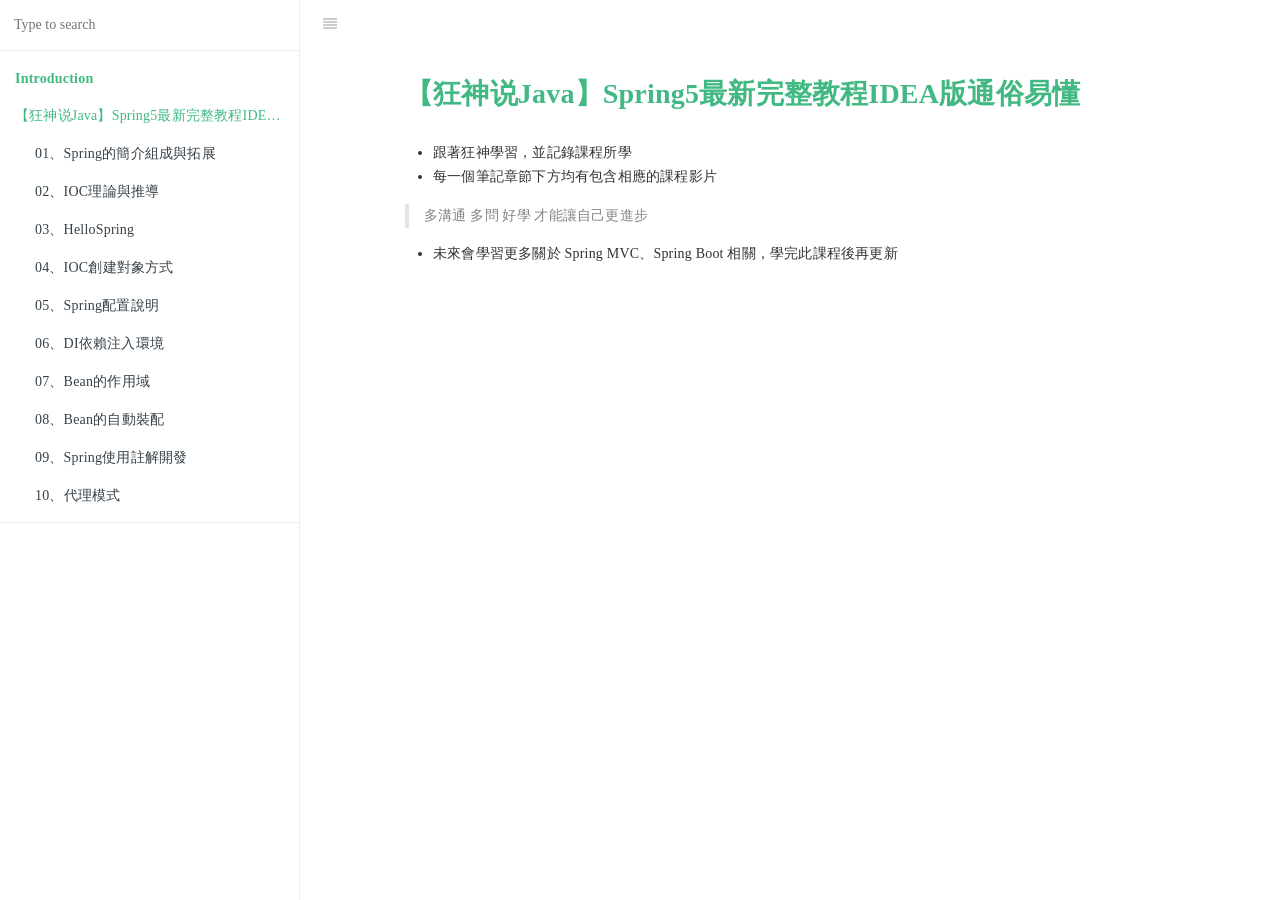
<file: index.html>
<!DOCTYPE HTML>
<html lang="" >
    <head>
        <meta charset="UTF-8">
        <meta content="text/html; charset=utf-8" http-equiv="Content-Type">
        <title>Introduction · GitBook</title>
        <meta http-equiv="X-UA-Compatible" content="IE=edge" />
        <meta name="description" content="">
        <meta name="generator" content="GitBook 3.2.3">
        
        
        
    
    <link rel="stylesheet" href="gitbook/style.css">

    
            
                
                <link rel="stylesheet" href="gitbook/gitbook-plugin-search-pro/search.css">
                
            
                
                <link rel="stylesheet" href="gitbook/gitbook-plugin-back-to-top-button/plugin.css">
                
            
                
                <link rel="stylesheet" href="gitbook/gitbook-plugin-code/plugin.css">
                
            
                
                <link rel="stylesheet" href="gitbook/gitbook-plugin-pageview-count/plugin.css">
                
            
                
                <link rel="stylesheet" href="gitbook/gitbook-plugin-highlight/website.css">
                
            
                
                <link rel="stylesheet" href="gitbook/gitbook-plugin-fontsettings/website.css">
                
            
        

    

    
        
        <link rel="stylesheet" href="styles/website.css">
        
    
        
    
        
    
        
    
        
    
        
    

        
    
    
    <meta name="HandheldFriendly" content="true"/>
    <meta name="viewport" content="width=device-width, initial-scale=1, user-scalable=no">
    <meta name="apple-mobile-web-app-capable" content="yes">
    <meta name="apple-mobile-web-app-status-bar-style" content="black">
    <link rel="apple-touch-icon-precomposed" sizes="152x152" href="gitbook/images/apple-touch-icon-precomposed-152.png">
    <link rel="shortcut icon" href="gitbook/images/favicon.ico" type="image/x-icon">

    
    

    </head>
    <body>
        
<div class="book">
    <div class="book-summary">
        
            
<div id="book-search-input" role="search">
    <input type="text" placeholder="Type to search" />
</div>

            
                <nav role="navigation">
                


<ul class="summary">
    
    

    

    
        
        
    
        <li class="chapter active" data-level="1.1" data-path="./">
            
                <a href="./">
            
                    
                    Introduction
            
                </a>
            

            
        </li>
    
        <li class="chapter " data-level="1.2" >
            
                <span>
            
                    
                    【狂神说Java】Spring5最新完整教程IDEA版通俗易懂
            
                </span>
            

            
            <ul class="articles">
                
    
        <li class="chapter " data-level="1.2.1" data-path="【狂神说Java】Spring5最新完整教程IDEA版通俗易懂/01、Spring的簡介組成與拓展/01、Spring的簡介組成與拓展.html">
            
                <a href="【狂神说Java】Spring5最新完整教程IDEA版通俗易懂/01、Spring的簡介組成與拓展/01、Spring的簡介組成與拓展.html">
            
                    
                    01、Spring的簡介組成與拓展
            
                </a>
            

            
        </li>
    
        <li class="chapter " data-level="1.2.2" data-path="【狂神说Java】Spring5最新完整教程IDEA版通俗易懂/02、IOC理論與推導/02、IOC理論與推導.html">
            
                <a href="【狂神说Java】Spring5最新完整教程IDEA版通俗易懂/02、IOC理論與推導/02、IOC理論與推導.html">
            
                    
                    02、IOC理論與推導
            
                </a>
            

            
        </li>
    
        <li class="chapter " data-level="1.2.3" data-path="【狂神说Java】Spring5最新完整教程IDEA版通俗易懂/03、HelloSpring/03、HelloSpring.html">
            
                <a href="【狂神说Java】Spring5最新完整教程IDEA版通俗易懂/03、HelloSpring/03、HelloSpring.html">
            
                    
                    03、HelloSpring
            
                </a>
            

            
        </li>
    
        <li class="chapter " data-level="1.2.4" data-path="【狂神说Java】Spring5最新完整教程IDEA版通俗易懂/04、IOC創建對象方式/04、IOC創建對象方式.html">
            
                <a href="【狂神说Java】Spring5最新完整教程IDEA版通俗易懂/04、IOC創建對象方式/04、IOC創建對象方式.html">
            
                    
                    04、IOC創建對象方式
            
                </a>
            

            
        </li>
    
        <li class="chapter " data-level="1.2.5" data-path="【狂神说Java】Spring5最新完整教程IDEA版通俗易懂/05、Spring配置說明/05、Spring配置說明.html">
            
                <a href="【狂神说Java】Spring5最新完整教程IDEA版通俗易懂/05、Spring配置說明/05、Spring配置說明.html">
            
                    
                    05、Spring配置說明
            
                </a>
            

            
        </li>
    
        <li class="chapter " data-level="1.2.6" data-path="【狂神说Java】Spring5最新完整教程IDEA版通俗易懂/06、DI依賴注入環境/06、DI依賴注入環境.html">
            
                <a href="【狂神说Java】Spring5最新完整教程IDEA版通俗易懂/06、DI依賴注入環境/06、DI依賴注入環境.html">
            
                    
                    06、DI依賴注入環境
            
                </a>
            

            
        </li>
    
        <li class="chapter " data-level="1.2.7" data-path="【狂神说Java】Spring5最新完整教程IDEA版通俗易懂/07、Bean的作用域/07、Bean的作用域.html">
            
                <a href="【狂神说Java】Spring5最新完整教程IDEA版通俗易懂/07、Bean的作用域/07、Bean的作用域.html">
            
                    
                    07、Bean的作用域
            
                </a>
            

            
        </li>
    
        <li class="chapter " data-level="1.2.8" data-path="【狂神说Java】Spring5最新完整教程IDEA版通俗易懂/08、Bean的自動裝配/08、Bean的自動裝配.html">
            
                <a href="【狂神说Java】Spring5最新完整教程IDEA版通俗易懂/08、Bean的自動裝配/08、Bean的自動裝配.html">
            
                    
                    08、Bean的自動裝配
            
                </a>
            

            
        </li>
    
        <li class="chapter " data-level="1.2.9" data-path="【狂神说Java】Spring5最新完整教程IDEA版通俗易懂/09、Spring使用註解開發/09、Spring使用註解開發.html">
            
                <a href="【狂神说Java】Spring5最新完整教程IDEA版通俗易懂/09、Spring使用註解開發/09、Spring使用註解開發.html">
            
                    
                    09、Spring使用註解開發
            
                </a>
            

            
        </li>
    
        <li class="chapter " data-level="1.2.10" data-path="【狂神说Java】Spring5最新完整教程IDEA版通俗易懂/10、代理模式/10、代理模式.html">
            
                <a href="【狂神说Java】Spring5最新完整教程IDEA版通俗易懂/10、代理模式/10、代理模式.html">
            
                    
                    10、代理模式
            
                </a>
            

            
        </li>
    

            </ul>
            
        </li>
    

    

    <li class="divider"></li>

    <li>
        <a href="https://www.gitbook.com" target="blank" class="gitbook-link">
            Published with GitBook
        </a>
    </li>
</ul>


                </nav>
            
        
    </div>

    <div class="book-body">
        
            <div class="body-inner">
                
                    

<div class="book-header" role="navigation">
    

    <!-- Title -->
    <h1>
        <i class="fa fa-circle-o-notch fa-spin"></i>
        <a href="." >Introduction</a>
    </h1>
</div>




                    <div class="page-wrapper" tabindex="-1" role="main">
                        <div class="page-inner">
                            
<div id="book-search-results">
    <div class="search-noresults">
    
                                <section class="normal markdown-section">
                                
                                <h1 id="&#x3010;&#x72C2;&#x795E;&#x8BF4;java&#x3011;spring5&#x6700;&#x65B0;&#x5B8C;&#x6574;&#x6559;&#x7A0B;idea&#x7248;&#x901A;&#x4FD7;&#x6613;&#x61C2;"><a href="https://www.bilibili.com/video/BV1WE411d7Dv" target="_blank">&#x3010;&#x72C2;&#x795E;&#x8BF4;Java&#x3011;Spring5&#x6700;&#x65B0;&#x5B8C;&#x6574;&#x6559;&#x7A0B;IDEA&#x7248;&#x901A;&#x4FD7;&#x6613;&#x61C2;</a></h1>
<ul>
<li>&#x8DDF;&#x8457;&#x72C2;&#x795E;&#x5B78;&#x7FD2;&#xFF0C;&#x4E26;&#x8A18;&#x9304;&#x8AB2;&#x7A0B;&#x6240;&#x5B78;</li>
<li>&#x6BCF;&#x4E00;&#x500B;&#x7B46;&#x8A18;&#x7AE0;&#x7BC0;&#x4E0B;&#x65B9;&#x5747;&#x6709;&#x5305;&#x542B;&#x76F8;&#x61C9;&#x7684;&#x8AB2;&#x7A0B;&#x5F71;&#x7247;</li>
</ul>
<blockquote>
<p>&#x591A;&#x6E9D;&#x901A; &#x591A;&#x554F; &#x597D;&#x5B78; &#x624D;&#x80FD;&#x8B93;&#x81EA;&#x5DF1;&#x66F4;&#x9032;&#x6B65;</p>
</blockquote>
<ul>
<li>&#x672A;&#x4F86;&#x6703;&#x5B78;&#x7FD2;&#x66F4;&#x591A;&#x95DC;&#x65BC; Spring MVC&#x3001;Spring Boot &#x76F8;&#x95DC;&#xFF0C;&#x5B78;&#x5B8C;&#x6B64;&#x8AB2;&#x7A0B;&#x5F8C;&#x518D;&#x66F4;&#x65B0;</li>
</ul>

<script>console.log("plugin-popup....");document.onclick = function(e){ e.target.tagName === "IMG" && window.open(e.target.src,e.target.src)}</script><style>img{cursor:pointer}</style>
                                
                                </section>
                            
    </div>
    <div class="search-results">
        <div class="has-results">
            
            <h1 class="search-results-title"><span class='search-results-count'></span> results matching "<span class='search-query'></span>"</h1>
            <ul class="search-results-list"></ul>
            
        </div>
        <div class="no-results">
            
            <h1 class="search-results-title">No results matching "<span class='search-query'></span>"</h1>
            
        </div>
    </div>
</div>

                        </div>
                    </div>
                
            </div>

            
                
                
            
        
    </div>

    <script>
        var gitbook = gitbook || [];
        gitbook.push(function() {
            gitbook.page.hasChanged({"page":{"title":"Introduction","level":"1.1","depth":1,"next":{"title":"【狂神说Java】Spring5最新完整教程IDEA版通俗易懂","level":"1.2","depth":1,"ref":"","articles":[{"title":"01、Spring的簡介組成與拓展","level":"1.2.1","depth":2,"path":"【狂神说Java】Spring5最新完整教程IDEA版通俗易懂/01、Spring的簡介組成與拓展/01、Spring的簡介組成與拓展.md","ref":"【狂神说Java】Spring5最新完整教程IDEA版通俗易懂/01、Spring的簡介組成與拓展/01、Spring的簡介組成與拓展.md","articles":[]},{"title":"02、IOC理論與推導","level":"1.2.2","depth":2,"path":"【狂神说Java】Spring5最新完整教程IDEA版通俗易懂/02、IOC理論與推導/02、IOC理論與推導.md","ref":"【狂神说Java】Spring5最新完整教程IDEA版通俗易懂/02、IOC理論與推導/02、IOC理論與推導.md","articles":[]},{"title":"03、HelloSpring","level":"1.2.3","depth":2,"path":"【狂神说Java】Spring5最新完整教程IDEA版通俗易懂/03、HelloSpring/03、HelloSpring.md","ref":"【狂神说Java】Spring5最新完整教程IDEA版通俗易懂/03、HelloSpring/03、HelloSpring.md","articles":[]},{"title":"04、IOC創建對象方式","level":"1.2.4","depth":2,"path":"【狂神说Java】Spring5最新完整教程IDEA版通俗易懂/04、IOC創建對象方式/04、IOC創建對象方式.md","ref":"【狂神说Java】Spring5最新完整教程IDEA版通俗易懂/04、IOC創建對象方式/04、IOC創建對象方式.md","articles":[]},{"title":"05、Spring配置說明","level":"1.2.5","depth":2,"path":"【狂神说Java】Spring5最新完整教程IDEA版通俗易懂/05、Spring配置說明/05、Spring配置說明.md","ref":"【狂神说Java】Spring5最新完整教程IDEA版通俗易懂/05、Spring配置說明/05、Spring配置說明.md","articles":[]},{"title":"06、DI依賴注入環境","level":"1.2.6","depth":2,"path":"【狂神说Java】Spring5最新完整教程IDEA版通俗易懂/06、DI依賴注入環境/06、DI依賴注入環境.md","ref":"【狂神说Java】Spring5最新完整教程IDEA版通俗易懂/06、DI依賴注入環境/06、DI依賴注入環境.md","articles":[]},{"title":"07、Bean的作用域","level":"1.2.7","depth":2,"path":"【狂神说Java】Spring5最新完整教程IDEA版通俗易懂/07、Bean的作用域/07、Bean的作用域.md","ref":"【狂神说Java】Spring5最新完整教程IDEA版通俗易懂/07、Bean的作用域/07、Bean的作用域.md","articles":[]},{"title":"08、Bean的自動裝配","level":"1.2.8","depth":2,"path":"【狂神说Java】Spring5最新完整教程IDEA版通俗易懂/08、Bean的自動裝配/08、Bean的自動裝配.md","ref":"【狂神说Java】Spring5最新完整教程IDEA版通俗易懂/08、Bean的自動裝配/08、Bean的自動裝配.md","articles":[]},{"title":"09、Spring使用註解開發","level":"1.2.9","depth":2,"path":"【狂神说Java】Spring5最新完整教程IDEA版通俗易懂/09、Spring使用註解開發/09、Spring使用註解開發.md","ref":"【狂神说Java】Spring5最新完整教程IDEA版通俗易懂/09、Spring使用註解開發/09、Spring使用註解開發.md","articles":[]},{"title":"10、代理模式","level":"1.2.10","depth":2,"path":"【狂神说Java】Spring5最新完整教程IDEA版通俗易懂/10、代理模式/10、代理模式.md","ref":"【狂神说Java】Spring5最新完整教程IDEA版通俗易懂/10、代理模式/10、代理模式.md","articles":[]}]},"dir":"ltr"},"config":{"gitbook":"*","theme":"default","variables":{},"plugins":["-search","search-pro","back-to-top-button","code","pageview-count","popup"],"pluginsConfig":{"search-pro":{"cutWordLib":"nodejieba","defineWord":["小需求","基础建设"]},"popup":{},"lunr":{"maxIndexSize":1000000,"ignoreSpecialCharacters":false},"code":{"copyButtons":true},"fontsettings":{"theme":"white","family":"sans","size":2},"highlight":{},"back-to-top-button":{},"pageview-count":{},"sharing":{"facebook":true,"twitter":true,"google":false,"weibo":false,"instapaper":false,"vk":false,"all":["facebook","google","twitter","weibo","instapaper"]},"theme-default":{"styles":{"website":"styles/website.css","pdf":"styles/pdf.css","epub":"styles/epub.css","mobi":"styles/mobi.css","ebook":"styles/ebook.css","print":"styles/print.css"},"showLevel":false}},"structure":{"langs":"LANGS.md","readme":"README.md","glossary":"GLOSSARY.md","summary":"SUMMARY.md"},"pdf":{"pageNumbers":true,"fontSize":12,"fontFamily":"Arial","paperSize":"a4","chapterMark":"pagebreak","pageBreaksBefore":"/","margin":{"right":62,"left":62,"top":56,"bottom":56}},"styles":{"website":"styles/website.css","pdf":"styles/pdf.css","epub":"styles/epub.css","mobi":"styles/mobi.css","ebook":"styles/ebook.css","print":"styles/print.css"}},"file":{"path":"README.md","mtime":"2021-05-15T18:07:03.846Z","type":"markdown"},"gitbook":{"version":"3.2.3","time":"2021-05-15T18:16:15.125Z"},"basePath":".","book":{"language":""}});
        });
    </script>
</div>

        
    <script src="gitbook/gitbook.js"></script>
    <script src="gitbook/theme.js"></script>
    
        
        <script src="gitbook/gitbook-plugin-search-pro/jquery.mark.min.js"></script>
        
    
        
        <script src="gitbook/gitbook-plugin-search-pro/search.js"></script>
        
    
        
        <script src="gitbook/gitbook-plugin-back-to-top-button/plugin.js"></script>
        
    
        
        <script src="gitbook/gitbook-plugin-code/plugin.js"></script>
        
    
        
        <script src="gitbook/gitbook-plugin-pageview-count/plugin.js"></script>
        
    
        
        <script src="gitbook/gitbook-plugin-lunr/lunr.min.js"></script>
        
    
        
        <script src="gitbook/gitbook-plugin-lunr/search-lunr.js"></script>
        
    
        
        <script src="gitbook/gitbook-plugin-sharing/buttons.js"></script>
        
    
        
        <script src="gitbook/gitbook-plugin-fontsettings/fontsettings.js"></script>
        
    

    </body>
</html>
</file>
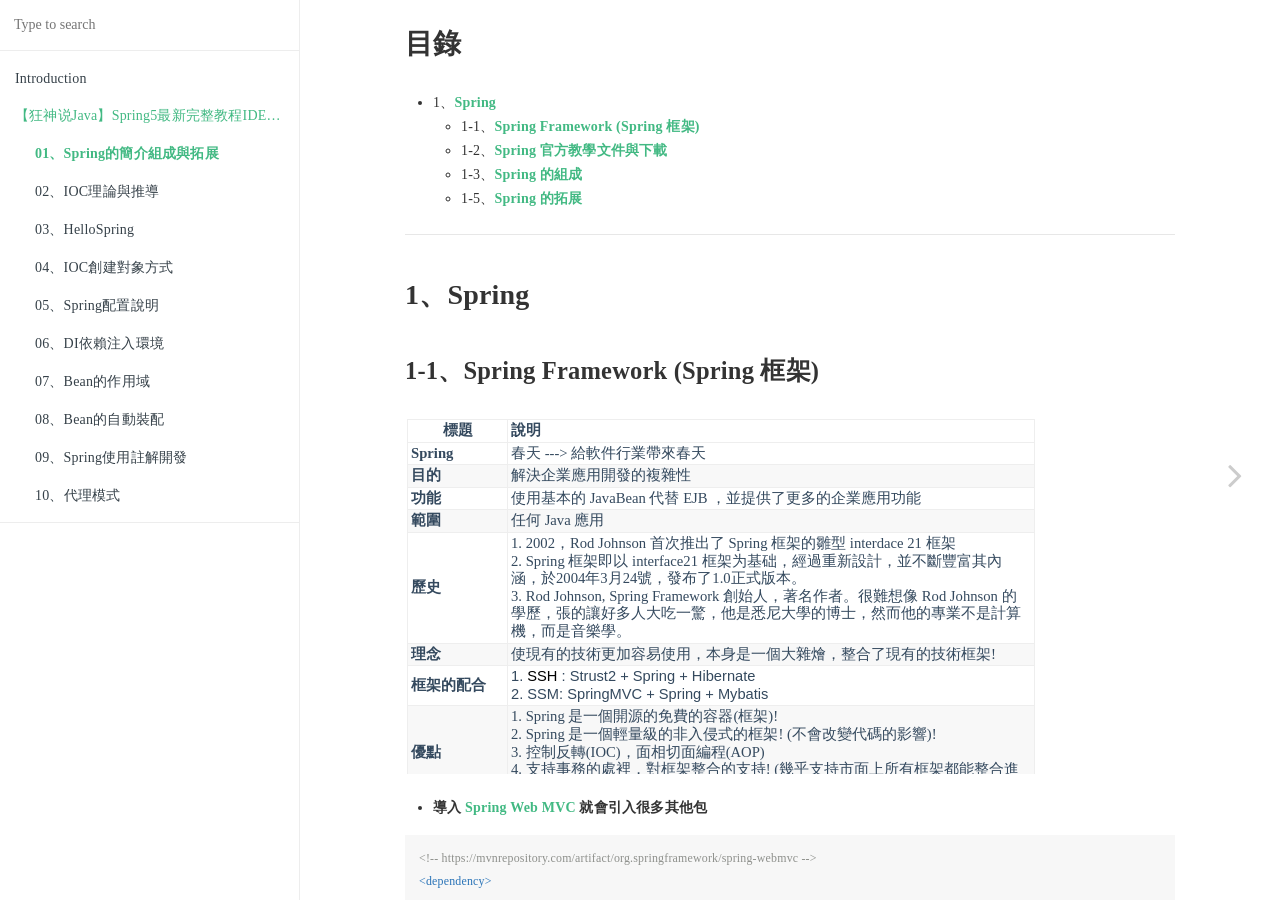
<file: 【狂神说Java】Spring5最新完整教程IDEA版通俗易懂/01、Spring的簡介組成與拓展/01、Spring的簡介組成與拓展.html>
<!DOCTYPE HTML>
<html lang="" >
    <head>
        <meta charset="UTF-8">
        <meta content="text/html; charset=utf-8" http-equiv="Content-Type">
        <title>01、Spring的簡介組成與拓展 · GitBook</title>
        <meta http-equiv="X-UA-Compatible" content="IE=edge" />
        <meta name="description" content="">
        <meta name="generator" content="GitBook 3.2.3">
        
        
        
    
    <link rel="stylesheet" href="../../gitbook/style.css">

    
            
                
                <link rel="stylesheet" href="../../gitbook/gitbook-plugin-search-pro/search.css">
                
            
                
                <link rel="stylesheet" href="../../gitbook/gitbook-plugin-back-to-top-button/plugin.css">
                
            
                
                <link rel="stylesheet" href="../../gitbook/gitbook-plugin-code/plugin.css">
                
            
                
                <link rel="stylesheet" href="../../gitbook/gitbook-plugin-pageview-count/plugin.css">
                
            
                
                <link rel="stylesheet" href="../../gitbook/gitbook-plugin-highlight/website.css">
                
            
                
                <link rel="stylesheet" href="../../gitbook/gitbook-plugin-fontsettings/website.css">
                
            
        

    

    
        
        <link rel="stylesheet" href="../../styles/website.css">
        
    
        
    
        
    
        
    
        
    
        
    

        
    
    
    <meta name="HandheldFriendly" content="true"/>
    <meta name="viewport" content="width=device-width, initial-scale=1, user-scalable=no">
    <meta name="apple-mobile-web-app-capable" content="yes">
    <meta name="apple-mobile-web-app-status-bar-style" content="black">
    <link rel="apple-touch-icon-precomposed" sizes="152x152" href="../../gitbook/images/apple-touch-icon-precomposed-152.png">
    <link rel="shortcut icon" href="../../gitbook/images/favicon.ico" type="image/x-icon">

    
    <link rel="next" href="../02、IOC理論與推導/02、IOC理論與推導.html" />
    
    

    </head>
    <body>
        
<div class="book">
    <div class="book-summary">
        
            
<div id="book-search-input" role="search">
    <input type="text" placeholder="Type to search" />
</div>

            
                <nav role="navigation">
                


<ul class="summary">
    
    

    

    
        
        
    
        <li class="chapter " data-level="1.1" data-path="../../">
            
                <a href="../../">
            
                    
                    Introduction
            
                </a>
            

            
        </li>
    
        <li class="chapter " data-level="1.2" >
            
                <span>
            
                    
                    【狂神说Java】Spring5最新完整教程IDEA版通俗易懂
            
                </span>
            

            
            <ul class="articles">
                
    
        <li class="chapter active" data-level="1.2.1" data-path="01、Spring的簡介組成與拓展.html">
            
                <a href="01、Spring的簡介組成與拓展.html">
            
                    
                    01、Spring的簡介組成與拓展
            
                </a>
            

            
        </li>
    
        <li class="chapter " data-level="1.2.2" data-path="../02、IOC理論與推導/02、IOC理論與推導.html">
            
                <a href="../02、IOC理論與推導/02、IOC理論與推導.html">
            
                    
                    02、IOC理論與推導
            
                </a>
            

            
        </li>
    
        <li class="chapter " data-level="1.2.3" data-path="../03、HelloSpring/03、HelloSpring.html">
            
                <a href="../03、HelloSpring/03、HelloSpring.html">
            
                    
                    03、HelloSpring
            
                </a>
            

            
        </li>
    
        <li class="chapter " data-level="1.2.4" data-path="../04、IOC創建對象方式/04、IOC創建對象方式.html">
            
                <a href="../04、IOC創建對象方式/04、IOC創建對象方式.html">
            
                    
                    04、IOC創建對象方式
            
                </a>
            

            
        </li>
    
        <li class="chapter " data-level="1.2.5" data-path="../05、Spring配置說明/05、Spring配置說明.html">
            
                <a href="../05、Spring配置說明/05、Spring配置說明.html">
            
                    
                    05、Spring配置說明
            
                </a>
            

            
        </li>
    
        <li class="chapter " data-level="1.2.6" data-path="../06、DI依賴注入環境/06、DI依賴注入環境.html">
            
                <a href="../06、DI依賴注入環境/06、DI依賴注入環境.html">
            
                    
                    06、DI依賴注入環境
            
                </a>
            

            
        </li>
    
        <li class="chapter " data-level="1.2.7" data-path="../07、Bean的作用域/07、Bean的作用域.html">
            
                <a href="../07、Bean的作用域/07、Bean的作用域.html">
            
                    
                    07、Bean的作用域
            
                </a>
            

            
        </li>
    
        <li class="chapter " data-level="1.2.8" data-path="../08、Bean的自動裝配/08、Bean的自動裝配.html">
            
                <a href="../08、Bean的自動裝配/08、Bean的自動裝配.html">
            
                    
                    08、Bean的自動裝配
            
                </a>
            

            
        </li>
    
        <li class="chapter " data-level="1.2.9" data-path="../09、Spring使用註解開發/09、Spring使用註解開發.html">
            
                <a href="../09、Spring使用註解開發/09、Spring使用註解開發.html">
            
                    
                    09、Spring使用註解開發
            
                </a>
            

            
        </li>
    
        <li class="chapter " data-level="1.2.10" data-path="../10、代理模式/10、代理模式.html">
            
                <a href="../10、代理模式/10、代理模式.html">
            
                    
                    10、代理模式
            
                </a>
            

            
        </li>
    

            </ul>
            
        </li>
    

    

    <li class="divider"></li>

    <li>
        <a href="https://www.gitbook.com" target="blank" class="gitbook-link">
            Published with GitBook
        </a>
    </li>
</ul>


                </nav>
            
        
    </div>

    <div class="book-body">
        
            <div class="body-inner">
                
                    

<div class="book-header" role="navigation">
    

    <!-- Title -->
    <h1>
        <i class="fa fa-circle-o-notch fa-spin"></i>
        <a href="../.." >01、Spring的簡介組成與拓展</a>
    </h1>
</div>




                    <div class="page-wrapper" tabindex="-1" role="main">
                        <div class="page-inner">
                            
<div id="book-search-results">
    <div class="search-noresults">
    
                                <section class="normal markdown-section">
                                
                                <h1 id="&#x76EE;&#x9304;">&#x76EE;&#x9304;</h1>

<ul>
<li>1&#x3001;<a href="#s1">Spring</a><ul>
<li>1-1&#x3001;<a href="#s2">Spring Framework (Spring &#x6846;&#x67B6;)</a></li>
<li>1-2&#x3001;<a href="#s3">Spring &#x5B98;&#x65B9;&#x6559;&#x5B78;&#x6587;&#x4EF6;&#x8207;&#x4E0B;&#x8F09;</a></li>
<li>1-3&#x3001;<a href="#s4">Spring &#x7684;&#x7D44;&#x6210;</a></li>
<li>1-5&#x3001;<a href="#s5">Spring &#x7684;&#x62D3;&#x5C55;</a></li>
</ul>
</li>
</ul>
<hr>
<h1 id="1&#x3001;spring">1&#x3001;Spring<span id="s1"></span></h1>
<h2 id="1-1&#x3001;spring-framework-spring-&#x6846;&#x67B6;">1-1&#x3001;Spring Framework (Spring &#x6846;&#x67B6;)<span id="s2"></span></h2>
<p><img src="image/21.dio.svg"></p>
<ul>
<li><strong>&#x5C0E;&#x5165; <a href="https://mvnrepository.com/artifact/org.springframework/spring-webmvc" target="_blank">Spring Web MVC</a> &#x5C31;&#x6703;&#x5F15;&#x5165;&#x5F88;&#x591A;&#x5176;&#x4ED6;&#x5305;</strong></li>
</ul>
<pre><code class="lang-xml"><span class="hljs-comment">&lt;!-- https://mvnrepository.com/artifact/org.springframework/spring-webmvc --&gt;</span>
<span class="hljs-tag">&lt;<span class="hljs-name">dependency</span>&gt;</span>
    <span class="hljs-tag">&lt;<span class="hljs-name">groupId</span>&gt;</span>org.springframework<span class="hljs-tag">&lt;/<span class="hljs-name">groupId</span>&gt;</span>
    <span class="hljs-tag">&lt;<span class="hljs-name">artifactId</span>&gt;</span>spring-webmvc<span class="hljs-tag">&lt;/<span class="hljs-name">artifactId</span>&gt;</span>
    <span class="hljs-tag">&lt;<span class="hljs-name">version</span>&gt;</span>5.3.6<span class="hljs-tag">&lt;/<span class="hljs-name">version</span>&gt;</span>
<span class="hljs-tag">&lt;/<span class="hljs-name">dependency</span>&gt;</span>
<span class="hljs-tag">&lt;<span class="hljs-name">dependency</span>&gt;</span>
    <span class="hljs-tag">&lt;<span class="hljs-name">groupId</span>&gt;</span>org.springframework<span class="hljs-tag">&lt;/<span class="hljs-name">groupId</span>&gt;</span>
    <span class="hljs-tag">&lt;<span class="hljs-name">artifactId</span>&gt;</span>spring-jdbc<span class="hljs-tag">&lt;/<span class="hljs-name">artifactId</span>&gt;</span>
    <span class="hljs-tag">&lt;<span class="hljs-name">version</span>&gt;</span>5.3.6<span class="hljs-tag">&lt;/<span class="hljs-name">version</span>&gt;</span>
<span class="hljs-tag">&lt;/<span class="hljs-name">dependency</span>&gt;</span>
</code></pre>
<blockquote>
<p>&#x7E3D;&#x7D50;: <strong>Spring &#x5C31;&#x662F;&#x4E00;&#x500B;&#x8F15;&#x91CF;&#x7D1A;&#x7684;&#x63A7;&#x5236;&#x53CD;&#x8F49;(IOC)&#x548C;&#x9762;&#x76F8;&#x5207;&#x9762;&#x7DE8;&#x7A0B;(AOP)&#x7684;&#x6846;&#x67B6;!</strong></p>
</blockquote>
<h2 id="1-2&#x3001;spring-&#x5B98;&#x65B9;&#x6559;&#x5B78;&#x6587;&#x4EF6;&#x8207;&#x4E0B;&#x8F09;">1-2&#x3001;Spring &#x5B98;&#x65B9;&#x6559;&#x5B78;&#x6587;&#x4EF6;&#x8207;&#x4E0B;&#x8F09;<span id="s3"></span></h2>
<ul>
<li><strong><a href="https://docs.spring.io/spring-framework/docs/current/reference/html/overview.html#overview" target="_blank">&#x5B98;&#x65B9;&#x6587;&#x4EF6;</a>: &#x5B98;&#x7DB2; &gt; Projects &gt; Spring Framework &gt; Reference Doc.</strong></li>
</ul>
<p><img src="image/01.dio.svg"></p>
<ul>
<li><strong>&#x5B98;&#x65B9;&#x4E0B;&#x8F09;</strong>: (&#x4E00;&#x822C;&#x76F4;&#x63A5;&#x7528; maven &#x4E0B;&#x8F09;&#x5C31;&#x597D;)<ul>
<li><strong>&#x6B65;&#x9A5F;&#x4E00;</strong>: &#x7DB2;&#x5740;&#x6539;&#x70BA; {Spring Domain}/spring-framework/docs/4.3.9.RELEASE<ul>
<li><a href="https://docs.spring.io/spring-framework/docs/4.3.9.RELEASE/spring-framework-reference/html/overview.html#overview-distribution-zip" target="_blank">https://docs.spring.io/spring-framework/docs/4.3.9.RELEASE/spring-framework-reference/html/overview.html#overview-distribution-zip</a></li>
</ul>
</li>
<li><strong>&#x6B65;&#x9A5F;&#x4E8C;</strong>: &#x9032;&#x5165;&#x4E0B;&#x65B9;&#x7DB2;&#x5740;&#x5F8C;&#x5373;&#x6709;&#x6240;&#x6709;&#x7248;&#x672C;&#x7684; spring<ul>
<li><a href="http://repo.spring.io/release/org/springframework/spring" target="_blank">http://repo.spring.io/release/org/springframework/spring</a></li>
</ul>
</li>
</ul>
</li>
<li><strong>Spring GitHub</strong>:<ul>
<li><a href="https://github.com/spring-projects/spring-framework" target="_blank">https://github.com/spring-projects/spring-framework</a></li>
</ul>
</li>
</ul>
<h2 id="1-3&#x3001;spring-&#x7684;&#x7D44;&#x6210;">1-3&#x3001;Spring &#x7684;&#x7D44;&#x6210;<span id="s4"></span></h2>
<ul>
<li><a href="doc/Spring_&#x4E03;&#x5927;&#x6838;&#x5FC3;&#x6A21;&#x5757;.html">Spring &#x7531;&#x4EE5;&#x4E0B;&#x4E03;&#x5927;&#x6838;&#x5FC3;&#x6A21;&#x5757;&#x7D44;&#x6210;</a></li>
</ul>
<p><img src="image/02.dio.svg"></p>
<h2 id="1-5&#x3001;spring-&#x7684;&#x62D3;&#x5C55;">1-5&#x3001;Spring &#x7684;&#x62D3;&#x5C55;<span id="s5"></span></h2>
<ul>
<li><strong>&#x5728; Spring &#x7684;&#x5B98;&#x7DB2;&#x6709;&#x9019;&#x500B;&#x4ECB;&#x7D39;: &#x73FE;&#x4EE3;&#x5316;&#x7684; Java &#x958B;&#x767C;! &#x8AAA;&#x767D;&#x5C31;&#x662F;&#x57FA;&#x65BC; Spring &#x7684;&#x958B;&#x767C;!</strong></li>
</ul>
<p><img src="image/03.dio.svg"></p>
<p><img src="image/22.dio.svg"></p>
<ul>
<li><p><strong>&#x56E0;&#x70BA;&#x73FE;&#x5728;&#x5927;&#x591A;&#x6578;&#x516C;&#x53F8;&#x90FD;&#x5728;&#x4F7F;&#x7528; Spring Boot &#x9032;&#x884C;&#x5FEB;&#x901F;&#x958B;&#x767C;&#xFF0C;<span style="color:red">&#x5B78;&#x7FD2; Spring Boot &#x7684;&#x524D;&#x63D0;&#xFF0C;&#x9700;&#x8981;&#x5B8C;&#x5168;&#x638C;&#x63E1;Spring &#x53CA; Spring MVC!</span> &#x627F;&#x4E0A;&#x555F;&#x4E0B;&#x7684;&#x4F5C;&#x7528;!</strong></p>
</li>
<li><p><strong>&#x5F0A;&#x7AEF;: &#x767C;&#x5C55;&#x592A;&#x4E45;&#x5F8C;&#x9055;&#x80CC;&#x4E86;&#x539F;&#x4F86;&#x7684;&#x7406;&#x5FF5;!&#x914D;&#x7F6E;&#x5341;&#x5206;&#x7E41;&#x7463;&#xFF0C;&#x4EBA;&#x7A31; <span style="color:red">&quot;&#x914D;&#x7F6E;&#x5730;&#x7344;!&quot;</span></strong></p>
</li>
</ul>
<hr>
<ul>
<li><a href="https://www.bilibili.com/video/BV1WE411d7Dv?p=1&amp;spm_id_from=pageDriver" target="_blank">&#x3010;&#x72C2;&#x795E;&#x8AAA;Java&#x3011;1&#x3001;Spring &#x7C21;&#x4ECB;</a></li>
<li><a href="https://www.bilibili.com/video/BV1WE411d7Dv?p=2&amp;spm_id_from=pageDriver" target="_blank">&#x3010;&#x72C2;&#x795E;&#x8AAA;Java&#x3011;2&#x3001;Spring &#x7D44;&#x6210;&#x53CA;&#x62D3;&#x5C55;</a></li>
</ul>
<hr>
<ul>
<li><a href="https://zh.wikipedia.org/wiki/Spring_Framework" target="_blank">Spring Framework</a></li>
<li><a href="https://baike.baidu.com/item/spring%E6%A1%86%E6%9E%B6/2853288" target="_blank">spring&#x6846;&#x67B6;</a></li>
<li><a href="https://blog.csdn.net/Aibiabcheng/article/details/116012859" target="_blank">&#x3010;Spring&#x3011;Spring&#x7B80;&#x4ECB;&#x3001;&#x7EC4;&#x6210;&#x53CA;&#x62D3;&#x5C55;</a></li>
<li><a href="https://zhuanlan.zhihu.com/p/52953841" target="_blank">SSH</a></li>
<li><a href="https://www.cnblogs.com/qlqwjy/p/9071510.html" target="_blank">Spring---&#x4E03;&#x5927;&#x6838;&#x5FC3;&#x6A21;&#x5757;</a></li>
</ul>

<script>console.log("plugin-popup....");document.onclick = function(e){ e.target.tagName === "IMG" && window.open(e.target.src,e.target.src)}</script><style>img{cursor:pointer}</style>
                                
                                </section>
                            
    </div>
    <div class="search-results">
        <div class="has-results">
            
            <h1 class="search-results-title"><span class='search-results-count'></span> results matching "<span class='search-query'></span>"</h1>
            <ul class="search-results-list"></ul>
            
        </div>
        <div class="no-results">
            
            <h1 class="search-results-title">No results matching "<span class='search-query'></span>"</h1>
            
        </div>
    </div>
</div>

                        </div>
                    </div>
                
            </div>

            
                
                
                <a href="../02、IOC理論與推導/02、IOC理論與推導.html" class="navigation navigation-next navigation-unique" aria-label="Next page: 02、IOC理論與推導">
                    <i class="fa fa-angle-right"></i>
                </a>
                
            
        
    </div>

    <script>
        var gitbook = gitbook || [];
        gitbook.push(function() {
            gitbook.page.hasChanged({"page":{"title":"01、Spring的簡介組成與拓展","level":"1.2.1","depth":2,"next":{"title":"02、IOC理論與推導","level":"1.2.2","depth":2,"path":"【狂神说Java】Spring5最新完整教程IDEA版通俗易懂/02、IOC理論與推導/02、IOC理論與推導.md","ref":"【狂神说Java】Spring5最新完整教程IDEA版通俗易懂/02、IOC理論與推導/02、IOC理論與推導.md","articles":[]},"previous":{"title":"【狂神说Java】Spring5最新完整教程IDEA版通俗易懂","level":"1.2","depth":1,"ref":"","articles":[{"title":"01、Spring的簡介組成與拓展","level":"1.2.1","depth":2,"path":"【狂神说Java】Spring5最新完整教程IDEA版通俗易懂/01、Spring的簡介組成與拓展/01、Spring的簡介組成與拓展.md","ref":"【狂神说Java】Spring5最新完整教程IDEA版通俗易懂/01、Spring的簡介組成與拓展/01、Spring的簡介組成與拓展.md","articles":[]},{"title":"02、IOC理論與推導","level":"1.2.2","depth":2,"path":"【狂神说Java】Spring5最新完整教程IDEA版通俗易懂/02、IOC理論與推導/02、IOC理論與推導.md","ref":"【狂神说Java】Spring5最新完整教程IDEA版通俗易懂/02、IOC理論與推導/02、IOC理論與推導.md","articles":[]},{"title":"03、HelloSpring","level":"1.2.3","depth":2,"path":"【狂神说Java】Spring5最新完整教程IDEA版通俗易懂/03、HelloSpring/03、HelloSpring.md","ref":"【狂神说Java】Spring5最新完整教程IDEA版通俗易懂/03、HelloSpring/03、HelloSpring.md","articles":[]},{"title":"04、IOC創建對象方式","level":"1.2.4","depth":2,"path":"【狂神说Java】Spring5最新完整教程IDEA版通俗易懂/04、IOC創建對象方式/04、IOC創建對象方式.md","ref":"【狂神说Java】Spring5最新完整教程IDEA版通俗易懂/04、IOC創建對象方式/04、IOC創建對象方式.md","articles":[]},{"title":"05、Spring配置說明","level":"1.2.5","depth":2,"path":"【狂神说Java】Spring5最新完整教程IDEA版通俗易懂/05、Spring配置說明/05、Spring配置說明.md","ref":"【狂神说Java】Spring5最新完整教程IDEA版通俗易懂/05、Spring配置說明/05、Spring配置說明.md","articles":[]},{"title":"06、DI依賴注入環境","level":"1.2.6","depth":2,"path":"【狂神说Java】Spring5最新完整教程IDEA版通俗易懂/06、DI依賴注入環境/06、DI依賴注入環境.md","ref":"【狂神说Java】Spring5最新完整教程IDEA版通俗易懂/06、DI依賴注入環境/06、DI依賴注入環境.md","articles":[]},{"title":"07、Bean的作用域","level":"1.2.7","depth":2,"path":"【狂神说Java】Spring5最新完整教程IDEA版通俗易懂/07、Bean的作用域/07、Bean的作用域.md","ref":"【狂神说Java】Spring5最新完整教程IDEA版通俗易懂/07、Bean的作用域/07、Bean的作用域.md","articles":[]},{"title":"08、Bean的自動裝配","level":"1.2.8","depth":2,"path":"【狂神说Java】Spring5最新完整教程IDEA版通俗易懂/08、Bean的自動裝配/08、Bean的自動裝配.md","ref":"【狂神说Java】Spring5最新完整教程IDEA版通俗易懂/08、Bean的自動裝配/08、Bean的自動裝配.md","articles":[]},{"title":"09、Spring使用註解開發","level":"1.2.9","depth":2,"path":"【狂神说Java】Spring5最新完整教程IDEA版通俗易懂/09、Spring使用註解開發/09、Spring使用註解開發.md","ref":"【狂神说Java】Spring5最新完整教程IDEA版通俗易懂/09、Spring使用註解開發/09、Spring使用註解開發.md","articles":[]},{"title":"10、代理模式","level":"1.2.10","depth":2,"path":"【狂神说Java】Spring5最新完整教程IDEA版通俗易懂/10、代理模式/10、代理模式.md","ref":"【狂神说Java】Spring5最新完整教程IDEA版通俗易懂/10、代理模式/10、代理模式.md","articles":[]}]},"dir":"ltr"},"config":{"gitbook":"*","theme":"default","variables":{},"plugins":["-search","search-pro","back-to-top-button","code","pageview-count","popup"],"pluginsConfig":{"search-pro":{"cutWordLib":"nodejieba","defineWord":["小需求","基础建设"]},"popup":{},"lunr":{"maxIndexSize":1000000,"ignoreSpecialCharacters":false},"code":{"copyButtons":true},"fontsettings":{"theme":"white","family":"sans","size":2},"highlight":{},"back-to-top-button":{},"pageview-count":{},"sharing":{"facebook":true,"twitter":true,"google":false,"weibo":false,"instapaper":false,"vk":false,"all":["facebook","google","twitter","weibo","instapaper"]},"theme-default":{"styles":{"website":"styles/website.css","pdf":"styles/pdf.css","epub":"styles/epub.css","mobi":"styles/mobi.css","ebook":"styles/ebook.css","print":"styles/print.css"},"showLevel":false}},"structure":{"langs":"LANGS.md","readme":"README.md","glossary":"GLOSSARY.md","summary":"SUMMARY.md"},"pdf":{"pageNumbers":true,"fontSize":12,"fontFamily":"Arial","paperSize":"a4","chapterMark":"pagebreak","pageBreaksBefore":"/","margin":{"right":62,"left":62,"top":56,"bottom":56}},"styles":{"website":"styles/website.css","pdf":"styles/pdf.css","epub":"styles/epub.css","mobi":"styles/mobi.css","ebook":"styles/ebook.css","print":"styles/print.css"}},"file":{"path":"【狂神说Java】Spring5最新完整教程IDEA版通俗易懂/01、Spring的簡介組成與拓展/01、Spring的簡介組成與拓展.md","mtime":"2021-05-15T18:02:32.988Z","type":"markdown"},"gitbook":{"version":"3.2.3","time":"2021-05-15T18:16:15.125Z"},"basePath":"../..","book":{"language":""}});
        });
    </script>
</div>

        
    <script src="../../gitbook/gitbook.js"></script>
    <script src="../../gitbook/theme.js"></script>
    
        
        <script src="../../gitbook/gitbook-plugin-search-pro/jquery.mark.min.js"></script>
        
    
        
        <script src="../../gitbook/gitbook-plugin-search-pro/search.js"></script>
        
    
        
        <script src="../../gitbook/gitbook-plugin-back-to-top-button/plugin.js"></script>
        
    
        
        <script src="../../gitbook/gitbook-plugin-code/plugin.js"></script>
        
    
        
        <script src="../../gitbook/gitbook-plugin-pageview-count/plugin.js"></script>
        
    
        
        <script src="../../gitbook/gitbook-plugin-lunr/lunr.min.js"></script>
        
    
        
        <script src="../../gitbook/gitbook-plugin-lunr/search-lunr.js"></script>
        
    
        
        <script src="../../gitbook/gitbook-plugin-sharing/buttons.js"></script>
        
    
        
        <script src="../../gitbook/gitbook-plugin-fontsettings/fontsettings.js"></script>
        
    

    </body>
</html>
</file>
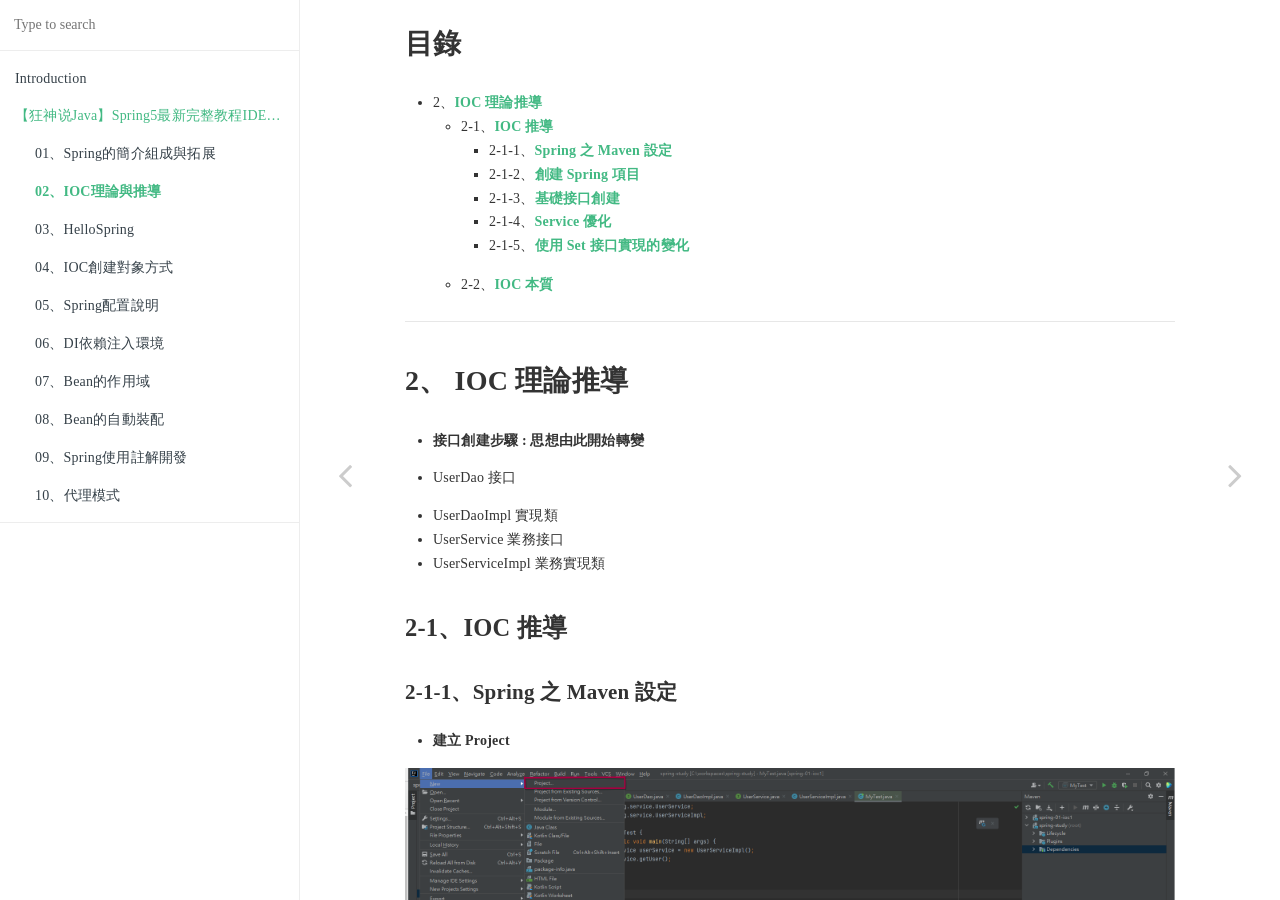
<file: 【狂神说Java】Spring5最新完整教程IDEA版通俗易懂/02、IOC理論與推導/02、IOC理論與推導.html>
<!DOCTYPE HTML>
<html lang="" >
    <head>
        <meta charset="UTF-8">
        <meta content="text/html; charset=utf-8" http-equiv="Content-Type">
        <title>02、IOC理論與推導 · GitBook</title>
        <meta http-equiv="X-UA-Compatible" content="IE=edge" />
        <meta name="description" content="">
        <meta name="generator" content="GitBook 3.2.3">
        
        
        
    
    <link rel="stylesheet" href="../../gitbook/style.css">

    
            
                
                <link rel="stylesheet" href="../../gitbook/gitbook-plugin-search-pro/search.css">
                
            
                
                <link rel="stylesheet" href="../../gitbook/gitbook-plugin-back-to-top-button/plugin.css">
                
            
                
                <link rel="stylesheet" href="../../gitbook/gitbook-plugin-code/plugin.css">
                
            
                
                <link rel="stylesheet" href="../../gitbook/gitbook-plugin-pageview-count/plugin.css">
                
            
                
                <link rel="stylesheet" href="../../gitbook/gitbook-plugin-highlight/website.css">
                
            
                
                <link rel="stylesheet" href="../../gitbook/gitbook-plugin-fontsettings/website.css">
                
            
        

    

    
        
        <link rel="stylesheet" href="../../styles/website.css">
        
    
        
    
        
    
        
    
        
    
        
    

        
    
    
    <meta name="HandheldFriendly" content="true"/>
    <meta name="viewport" content="width=device-width, initial-scale=1, user-scalable=no">
    <meta name="apple-mobile-web-app-capable" content="yes">
    <meta name="apple-mobile-web-app-status-bar-style" content="black">
    <link rel="apple-touch-icon-precomposed" sizes="152x152" href="../../gitbook/images/apple-touch-icon-precomposed-152.png">
    <link rel="shortcut icon" href="../../gitbook/images/favicon.ico" type="image/x-icon">

    
    <link rel="next" href="../03、HelloSpring/03、HelloSpring.html" />
    
    
    <link rel="prev" href="../01、Spring的簡介組成與拓展/01、Spring的簡介組成與拓展.html" />
    

    </head>
    <body>
        
<div class="book">
    <div class="book-summary">
        
            
<div id="book-search-input" role="search">
    <input type="text" placeholder="Type to search" />
</div>

            
                <nav role="navigation">
                


<ul class="summary">
    
    

    

    
        
        
    
        <li class="chapter " data-level="1.1" data-path="../../">
            
                <a href="../../">
            
                    
                    Introduction
            
                </a>
            

            
        </li>
    
        <li class="chapter " data-level="1.2" >
            
                <span>
            
                    
                    【狂神说Java】Spring5最新完整教程IDEA版通俗易懂
            
                </span>
            

            
            <ul class="articles">
                
    
        <li class="chapter " data-level="1.2.1" data-path="../01、Spring的簡介組成與拓展/01、Spring的簡介組成與拓展.html">
            
                <a href="../01、Spring的簡介組成與拓展/01、Spring的簡介組成與拓展.html">
            
                    
                    01、Spring的簡介組成與拓展
            
                </a>
            

            
        </li>
    
        <li class="chapter active" data-level="1.2.2" data-path="02、IOC理論與推導.html">
            
                <a href="02、IOC理論與推導.html">
            
                    
                    02、IOC理論與推導
            
                </a>
            

            
        </li>
    
        <li class="chapter " data-level="1.2.3" data-path="../03、HelloSpring/03、HelloSpring.html">
            
                <a href="../03、HelloSpring/03、HelloSpring.html">
            
                    
                    03、HelloSpring
            
                </a>
            

            
        </li>
    
        <li class="chapter " data-level="1.2.4" data-path="../04、IOC創建對象方式/04、IOC創建對象方式.html">
            
                <a href="../04、IOC創建對象方式/04、IOC創建對象方式.html">
            
                    
                    04、IOC創建對象方式
            
                </a>
            

            
        </li>
    
        <li class="chapter " data-level="1.2.5" data-path="../05、Spring配置說明/05、Spring配置說明.html">
            
                <a href="../05、Spring配置說明/05、Spring配置說明.html">
            
                    
                    05、Spring配置說明
            
                </a>
            

            
        </li>
    
        <li class="chapter " data-level="1.2.6" data-path="../06、DI依賴注入環境/06、DI依賴注入環境.html">
            
                <a href="../06、DI依賴注入環境/06、DI依賴注入環境.html">
            
                    
                    06、DI依賴注入環境
            
                </a>
            

            
        </li>
    
        <li class="chapter " data-level="1.2.7" data-path="../07、Bean的作用域/07、Bean的作用域.html">
            
                <a href="../07、Bean的作用域/07、Bean的作用域.html">
            
                    
                    07、Bean的作用域
            
                </a>
            

            
        </li>
    
        <li class="chapter " data-level="1.2.8" data-path="../08、Bean的自動裝配/08、Bean的自動裝配.html">
            
                <a href="../08、Bean的自動裝配/08、Bean的自動裝配.html">
            
                    
                    08、Bean的自動裝配
            
                </a>
            

            
        </li>
    
        <li class="chapter " data-level="1.2.9" data-path="../09、Spring使用註解開發/09、Spring使用註解開發.html">
            
                <a href="../09、Spring使用註解開發/09、Spring使用註解開發.html">
            
                    
                    09、Spring使用註解開發
            
                </a>
            

            
        </li>
    
        <li class="chapter " data-level="1.2.10" data-path="../10、代理模式/10、代理模式.html">
            
                <a href="../10、代理模式/10、代理模式.html">
            
                    
                    10、代理模式
            
                </a>
            

            
        </li>
    

            </ul>
            
        </li>
    

    

    <li class="divider"></li>

    <li>
        <a href="https://www.gitbook.com" target="blank" class="gitbook-link">
            Published with GitBook
        </a>
    </li>
</ul>


                </nav>
            
        
    </div>

    <div class="book-body">
        
            <div class="body-inner">
                
                    

<div class="book-header" role="navigation">
    

    <!-- Title -->
    <h1>
        <i class="fa fa-circle-o-notch fa-spin"></i>
        <a href="../.." >02、IOC理論與推導</a>
    </h1>
</div>




                    <div class="page-wrapper" tabindex="-1" role="main">
                        <div class="page-inner">
                            
<div id="book-search-results">
    <div class="search-noresults">
    
                                <section class="normal markdown-section">
                                
                                <h1 id="&#x76EE;&#x9304;">&#x76EE;&#x9304;</h1>

<ul>
<li>2&#x3001;<a href="#s1">IOC &#x7406;&#x8AD6;&#x63A8;&#x5C0E;</a><ul>
<li>2-1&#x3001;<a href="#s2">IOC &#x63A8;&#x5C0E;</a><ul>
<li>2-1-1&#x3001;<a href="#s3">Spring &#x4E4B; Maven &#x8A2D;&#x5B9A;</a></li>
<li>2-1-2&#x3001;<a href="#s4">&#x5275;&#x5EFA; Spring &#x9805;&#x76EE;</a></li>
<li>2-1-3&#x3001;<a href="#s5">&#x57FA;&#x790E;&#x63A5;&#x53E3;&#x5275;&#x5EFA;</a></li>
<li>2-1-4&#x3001;<a href="#s6">Service &#x512A;&#x5316;</a></li>
<li>2-1-5&#x3001;<a href="#s7">&#x4F7F;&#x7528; Set &#x63A5;&#x53E3;&#x5BE6;&#x73FE;&#x7684;&#x8B8A;&#x5316;</a></li>
</ul>
</li>
<li>2-2&#x3001;<a href="#s8">IOC &#x672C;&#x8CEA;</a></li>
</ul>
</li>
</ul>
<hr>
<h1 id="2&#x3001;-ioc-&#x7406;&#x8AD6;&#x63A8;&#x5C0E;">2&#x3001; IOC &#x7406;&#x8AD6;&#x63A8;&#x5C0E;<span id="s1"></span></h1>
<ul>
<li><p><strong>&#x63A5;&#x53E3;&#x5275;&#x5EFA;&#x6B65;&#x9A5F; : &#x601D;&#x60F3;&#x7531;&#x6B64;&#x958B;&#x59CB;&#x8F49;&#x8B8A;</strong></p>
</li>
<li><p>UserDao &#x63A5;&#x53E3;</p>
</li>
<li>UserDaoImpl &#x5BE6;&#x73FE;&#x985E;</li>
<li>UserService &#x696D;&#x52D9;&#x63A5;&#x53E3;</li>
<li>UserServiceImpl &#x696D;&#x52D9;&#x5BE6;&#x73FE;&#x985E;</li>
</ul>
<h2 id="2-1&#x3001;ioc-&#x63A8;&#x5C0E;">2-1&#x3001;IOC &#x63A8;&#x5C0E;<span id="s2"></span></h2>
<h3 id="2-1-1&#x3001;spring-&#x4E4B;-maven-&#x8A2D;&#x5B9A;">2-1-1&#x3001;Spring &#x4E4B; Maven &#x8A2D;&#x5B9A;<span id="s3"></span></h3>
<ul>
<li><strong>&#x5EFA;&#x7ACB; Project</strong></li>
</ul>
<p><img src="image/04.dio.svg"></p>
<ul>
<li><strong>&#x5275;&#x5EFA; Maven &#x9805;&#x76EE;</strong></li>
</ul>
<p><img src="image/05.dio.svg"></p>
<ul>
<li><strong>&#x8A2D;&#x5B9A;&#x8A73;&#x7D30;&#x8CC7;&#x8A0A; &gt; Next</strong> (&#x5EFA;&#x7ACB;&#x5B8C;&#x6210;)</li>
</ul>
<p><img src="image/06.dio.svg"></p>
<ul>
<li><strong>&#x4FEE;&#x6539; pom.xml</strong></li>
</ul>
<pre><code class="lang-xml"><span class="hljs-comment">&lt;!-- &#x65B0;&#x589E; webmvc &#x5305;&#xFF0C;&#x5167;&#x6DB5; Spring &#x6240;&#x9700;&#x5957;&#x4EF6;--&gt;</span>
<span class="hljs-tag">&lt;<span class="hljs-name">dependencies</span>&gt;</span>
    <span class="hljs-tag">&lt;<span class="hljs-name">dependency</span>&gt;</span>
        <span class="hljs-tag">&lt;<span class="hljs-name">groupId</span>&gt;</span>org.springframework<span class="hljs-tag">&lt;/<span class="hljs-name">groupId</span>&gt;</span>
        <span class="hljs-tag">&lt;<span class="hljs-name">artifactId</span>&gt;</span>spring-webmvc<span class="hljs-tag">&lt;/<span class="hljs-name">artifactId</span>&gt;</span>
        <span class="hljs-tag">&lt;<span class="hljs-name">version</span>&gt;</span>5.3.6<span class="hljs-tag">&lt;/<span class="hljs-name">version</span>&gt;</span>
    <span class="hljs-tag">&lt;/<span class="hljs-name">dependency</span>&gt;</span>
<span class="hljs-tag">&lt;/<span class="hljs-name">dependencies</span>&gt;</span>
</code></pre>
<ul>
<li><strong>Maven &gt; Reload Project</strong> (Maven &#x5957;&#x4EF6;&#x52A0;&#x8F09;&#xFF0C;&#x5B8C;&#x6210;&#x5F8C;&#x53EF;&#x770B;&#x898B; Dependencies &#x8CC7;&#x6599;&#x593E;)</li>
</ul>
<p><img src="image/07.dio.svg"></p>
<h3 id="2-1-2&#x3001;&#x5275;&#x5EFA;-spring-&#x9805;&#x76EE;">2-1-2&#x3001;&#x5275;&#x5EFA; Spring &#x9805;&#x76EE;<span id="s4"></span></h3>
<ul>
<li><strong>Project &#x53F3;&#x9375; &gt; &#x5275;&#x5EFA; Model</strong></li>
</ul>
<p><img src="image/08.dio.svg"></p>
<ul>
<li><strong>Next</strong></li>
</ul>
<p><img src="image/09.dio.svg"></p>
<ul>
<li><strong>&#x4FEE;&#x6539; Name &gt; Finish</strong> (Name &#x76F8;&#x540C;&#x7684;&#x8A71;&#x6703;&#x6709;&#x63D0;&#x793A;&#xFF0C;&#x9700;&#x4FEE;&#x6539;)</li>
</ul>
<p><img src="image/10.dio.svg"></p>
<h3 id="2-1-3&#x3001;&#x57FA;&#x790E;&#x63A5;&#x53E3;&#x5275;&#x5EFA;">2-1-3&#x3001;&#x57FA;&#x790E;&#x63A5;&#x53E3;&#x5275;&#x5EFA;<span id="s5"></span></h3>
<ul>
<li><strong>&#x76EE;&#x9304;</strong></li>
</ul>
<p><img src="image/14.dio.svg"></p>
<ul>
<li><strong>&#x5275;&#x5EFA; UserDao.java</strong></li>
</ul>
<pre><code class="lang-java"><span class="hljs-keyword">package</span> com.kuang.dao;

<span class="hljs-keyword">public</span> <span class="hljs-class"><span class="hljs-keyword">interface</span> <span class="hljs-title">UserDao</span> </span>{
    <span class="hljs-function"><span class="hljs-keyword">void</span> <span class="hljs-title">getUser</span><span class="hljs-params">()</span></span>;
}
</code></pre>
<ul>
<li><strong>&#x5275;&#x5EFA; UserDaoImpl.java</strong></li>
</ul>
<pre><code class="lang-java"><span class="hljs-keyword">package</span> com.kuang.dao;

<span class="hljs-keyword">public</span> <span class="hljs-class"><span class="hljs-keyword">class</span> <span class="hljs-title">UserDaoImpl</span> <span class="hljs-keyword">implements</span> <span class="hljs-title">UserDao</span></span>{
    <span class="hljs-meta">@Override</span>
    <span class="hljs-function"><span class="hljs-keyword">public</span> <span class="hljs-keyword">void</span> <span class="hljs-title">getUser</span><span class="hljs-params">()</span> </span>{
        System.out.println(<span class="hljs-string">&quot;&#x9ED8;&#x8A8D;&#x7372;&#x53D6;&#x7528;&#x6236;&#x6578;&#x64DA;&quot;</span>);
    }
}
</code></pre>
<ul>
<li><strong>&#x5275;&#x5EFA; UserDaoMySqlImpl.java</strong></li>
</ul>
<pre><code class="lang-java"><span class="hljs-keyword">package</span> com.kuang.dao;

<span class="hljs-keyword">public</span> <span class="hljs-class"><span class="hljs-keyword">class</span> <span class="hljs-title">UserDaoMySqlImpl</span> <span class="hljs-keyword">implements</span> <span class="hljs-title">UserDao</span></span>{
    <span class="hljs-meta">@Override</span>
    <span class="hljs-function"><span class="hljs-keyword">public</span> <span class="hljs-keyword">void</span> <span class="hljs-title">getUser</span><span class="hljs-params">()</span> </span>{
        System.out.println(<span class="hljs-string">&quot;&#x7372;&#x53D6;MySql&#x6578;&#x64DA;&quot;</span>);
    }
}
</code></pre>
<ul>
<li><strong>&#x5275;&#x5EFA; UserDaoOracleImpl.java</strong></li>
</ul>
<pre><code class="lang-java"><span class="hljs-keyword">package</span> com.kuang.dao;

<span class="hljs-keyword">public</span> <span class="hljs-class"><span class="hljs-keyword">class</span> <span class="hljs-title">UserDaoOracleImpl</span> <span class="hljs-keyword">implements</span> <span class="hljs-title">UserDao</span></span>{
    <span class="hljs-meta">@Override</span>
    <span class="hljs-function"><span class="hljs-keyword">public</span> <span class="hljs-keyword">void</span> <span class="hljs-title">getUser</span><span class="hljs-params">()</span> </span>{
        System.out.println(<span class="hljs-string">&quot;&#x7372;&#x53D6;Oracle&#x6578;&#x64DA;&quot;</span>);
    }
}
</code></pre>
<ul>
<li><strong>&#x5275;&#x5EFA; UserService.java</strong></li>
</ul>
<pre><code class="lang-java"><span class="hljs-keyword">package</span> com.kuang.service;

<span class="hljs-keyword">public</span> <span class="hljs-class"><span class="hljs-keyword">interface</span> <span class="hljs-title">UserService</span> </span>{
    <span class="hljs-function"><span class="hljs-keyword">void</span> <span class="hljs-title">getUser</span><span class="hljs-params">()</span></span>;
}
</code></pre>
<ul>
<li><strong>&#x5275;&#x5EFA; UserServiceImpl.java</strong></li>
</ul>
<pre><code class="lang-java"><span class="hljs-keyword">package</span> com.kuang.service;

<span class="hljs-keyword">import</span> com.kuang.dao.UserDao;
<span class="hljs-keyword">import</span> com.kuang.dao.UserDaoImpl;

<span class="hljs-keyword">public</span> <span class="hljs-class"><span class="hljs-keyword">class</span> <span class="hljs-title">UserServiceImpl</span> <span class="hljs-keyword">implements</span> <span class="hljs-title">UserService</span></span>{

    <span class="hljs-keyword">private</span> UserDao userDao = <span class="hljs-keyword">new</span> UserDaoImpl();

    <span class="hljs-meta">@Override</span>
    <span class="hljs-function"><span class="hljs-keyword">public</span> <span class="hljs-keyword">void</span> <span class="hljs-title">getUser</span><span class="hljs-params">()</span> </span>{
        userDao.getUser();
    }
}
</code></pre>
<ul>
<li><strong>MyTest.java (&#x6E2C;&#x8A66;&#x985E;)&#xFF0C;&#x4E4B;&#x5F8C;&#x53EF;&#x5728;&#x6B64;&#x57F7;&#x884C;&#x7A0B;&#x5F0F;&#x78BC;&#x4E26;&#x9032;&#x884C;&#x6E2C;&#x8A66;</strong></li>
</ul>
<pre><code class="lang-java"><span class="hljs-keyword">import</span> com.kuang.service.UserService;
<span class="hljs-keyword">import</span> com.kuang.service.UserServiceImpl;

<span class="hljs-keyword">public</span> <span class="hljs-class"><span class="hljs-keyword">class</span> <span class="hljs-title">MyTest</span> </span>{
    <span class="hljs-function"><span class="hljs-keyword">public</span> <span class="hljs-keyword">static</span> <span class="hljs-keyword">void</span> <span class="hljs-title">main</span><span class="hljs-params">(String[] args)</span> </span>{
        <span class="hljs-comment">// &#x9019;&#x6A23;&#x9020;&#x6210;&#x7684;&#x7F3A;&#x9EDE;&#x662F;&#xFF0C;&#x6BCF;&#x5275;&#x5EFA;&#x4E00;&#x500B;&#x65B0;&#x7684; ServiceImpl &#x7684;&#x8A71;&#x5C31;&#x8981;&#x5C07; new UserServiceImpl() &#x6539;&#x52D5;&#x3002;&#x9019;&#x6A23;&#x6703;&#x5728;&#x5F8C;&#x671F;&#x7A0B;&#x5F0F;&#x78BC;&#x6539;&#x52D5;&#x6703;&#x66F4;&#x5927; </span>
        UserService userService = <span class="hljs-keyword">new</span> UserServiceImpl();
        userService.getUser();
    }
}
</code></pre>
<h3 id="2-1-4&#x3001;service-&#x512A;&#x5316;">2-1-4&#x3001;Service &#x512A;&#x5316;<span id="s6"></span></h3>
<ul>
<li><strong>&#x4FEE;&#x6539; UserServiceImpl.java&#xFF0C;&#x4EE3;&#x78BC;&#x66FF;&#x7528;&#x6027;&#x66F4;&#x5F37;</strong></li>
</ul>
<pre><code class="lang-java"><span class="hljs-keyword">public</span> <span class="hljs-class"><span class="hljs-keyword">class</span> <span class="hljs-title">UserServiceImpl</span> <span class="hljs-keyword">implements</span> <span class="hljs-title">UserService</span></span>{
    <span class="hljs-comment">// &#x820A;&#x5BEB;&#x6CD5; :</span>
    <span class="hljs-comment">// private UserDao userDao = new UserDaoImpl();</span>
    <span class="hljs-keyword">private</span> UserDao userDao;

    <span class="hljs-comment">// &#x65B0;&#x589E; set :</span>
    <span class="hljs-comment">// &#x5229;&#x7528; set &#x9032;&#x884C;&#x52D5;&#x614B;&#x5BE6;&#x73FE;&#x503C;&#x7684;&#x6CE8;&#x5165;</span>
    <span class="hljs-function"><span class="hljs-keyword">public</span> <span class="hljs-keyword">void</span> <span class="hljs-title">setUserDao</span><span class="hljs-params">(UserDao userDao)</span></span>{
        <span class="hljs-keyword">this</span>.userDao = userDao;
    }

    <span class="hljs-meta">@Override</span>
    <span class="hljs-function"><span class="hljs-keyword">public</span> <span class="hljs-keyword">void</span> <span class="hljs-title">getUser</span><span class="hljs-params">()</span> </span>{
        userDao.getUser();
    }
}
</code></pre>
<ul>
<li><strong>&#x65B0;&#x589E; setUserDao &#x65B9;&#x6CD5;</strong></li>
</ul>
<pre><code class="lang-java"><span class="hljs-keyword">package</span> com.kuang.service;

<span class="hljs-keyword">import</span> com.kuang.dao.UserDao;

<span class="hljs-keyword">public</span> <span class="hljs-class"><span class="hljs-keyword">interface</span> <span class="hljs-title">UserService</span> </span>{
    <span class="hljs-function"><span class="hljs-keyword">void</span> <span class="hljs-title">setUserDao</span><span class="hljs-params">(UserDao userDao)</span></span>;
    <span class="hljs-function"><span class="hljs-keyword">void</span> <span class="hljs-title">getUser</span><span class="hljs-params">()</span></span>;
}
</code></pre>
<ul>
<li><strong>&#x4FEE;&#x6539; main &#x65B9;&#x6CD5;</strong></li>
</ul>
<pre><code class="lang-java"><span class="hljs-keyword">import</span> com.kuang.dao.UserDaoMySqlImpl;
<span class="hljs-keyword">import</span> com.kuang.service.UserService;
<span class="hljs-keyword">import</span> com.kuang.service.UserServiceImpl;

<span class="hljs-keyword">public</span> <span class="hljs-class"><span class="hljs-keyword">class</span> <span class="hljs-title">MyTest</span> </span>{
    <span class="hljs-function"><span class="hljs-keyword">public</span> <span class="hljs-keyword">static</span> <span class="hljs-keyword">void</span> <span class="hljs-title">main</span><span class="hljs-params">(String[] args)</span> </span>{
        <span class="hljs-comment">// UserServiceImpl &#x4E0D;&#x9808;&#x518D;&#x66F4;&#x52D5;</span>
        UserService userService = <span class="hljs-keyword">new</span> UserServiceImpl();
        userService.setUserDao(<span class="hljs-keyword">new</span> UserDaoMySqlImpl()); <span class="hljs-comment">// &#x7372;&#x53D6;MySql&#x6578;&#x64DA;</span>
        userService.getUser();
    }
}
</code></pre>
<blockquote>
<p>&#x7D50;&#x8AD6;:</p>
<ol>
<li>&#x6E2C;&#x8A66;&#x5F8C;&#x6703;&#x767C;&#x73FE;&#xFF0C;&#x503C;&#x5C31;&#x6703;&#x56E0; setUserDao &#x800C;&#x6539;&#x8B8A;&#xFF0C;&#x5C31;&#x7121;&#x9700;&#x91CD;&#x8907;&#x4E14;&#x5927;&#x91CF;&#x7684;&#x4FEE;&#x6539;&#x8CC7;&#x6599;</li>
<li>&#x5728;&#x4E4B;&#x524D;&#x7684;&#x696D;&#x52D9;&#x4E2D;&#xFF0C;&#x7528;&#x6236;&#x7684;&#x9700;&#x6C42;&#x53EF;&#x80FD;&#x6703;&#x5F71;&#x97FF;&#x6211;&#x5011;&#x7684;&#x539F;&#x4F86;&#x4EE3;&#x78BC;&#xFF0C;&#x6211;&#x5011;&#x9700;&#x8981;&#x6839;&#x64DA;&#x7528;&#x6236;&#x7684;&#x9700;&#x6C42;&#x53BB;&#x4FEE;&#x6539;&#x539F;&#x4EE3;&#x78BC;!&#x5982;&#x679C;&#x7A0B;&#x5E8F;&#x4EE3;&#x78BC;&#x91CF;&#x5341;&#x5206;&#xFF0C;&#x4FEE;&#x6539;&#x4E00;&#x6B21;&#x7684;&#x6210;&#x672C;&#x4EE3;&#x50F9;&#x5341;&#x5206;&#x6602;&#x8CB4;!</li>
</ol>
</blockquote>
<h3 id="2-1-5&#x3001;&#x4F7F;&#x7528;-set-&#x63A5;&#x53E3;&#x5BE6;&#x73FE;&#x7684;&#x8B8A;&#x5316;">2-1-5&#x3001;&#x4F7F;&#x7528; Set &#x63A5;&#x53E3;&#x5BE6;&#x73FE;&#x7684;&#x8B8A;&#x5316;<span id="s7"></span></h3>
<ul>
<li><strong>&#x6211;&#x5011;&#x4F7F;&#x7528;&#x4E00;&#x500B; Set &#x63A5;&#x53E3;&#x5BE6;&#x73FE;&#xFF0C;&#x5DF2;&#x7D93;&#x767C;&#x751F;&#x4E86;&#x9769;&#x547D;&#x6027;&#x7684;&#x8B8A;&#x5316;!</strong></li>
</ul>
<pre><code class="lang-java"><span class="hljs-keyword">private</span> UserDao userDao;

<span class="hljs-function"><span class="hljs-keyword">public</span> <span class="hljs-keyword">void</span> <span class="hljs-title">setUserDao</span><span class="hljs-params">(UserDao userDao)</span></span>{
    <span class="hljs-keyword">this</span>.userDao = userDao;
}
</code></pre>
<ul>
<li><strong>&#x4E4B;&#x524D;&#xFF0C;&#x7A0B;&#x5E8F;&#x662F;&#x4E3B;&#x52D5;&#x5275;&#x5EFA;&#x5C0D;&#x8C61;!&#x63A7;&#x5236;&#x6B0A;&#x5728;&#x7A0B;&#x5E8F;&#x54E1;&#x624B;&#x4E0A;!</strong></li>
<li><strong>&#x4F7F;&#x7528;&#x4E86; set &#x6CE8;&#x5165;&#x5F8C;&#xFF0C;&#x7A0B;&#x5E8F;&#x4E0D;&#x5728;&#x5177;&#x6709;&#x4E3B;&#x52D5;&#x6027;&#xFF0C;&#x800C;&#x662F;&#x88AB;&#x52D5;&#x7684;&#x63A5;&#x53D7;&#x5C0D;&#x8C61;!</strong></li>
</ul>
<blockquote>
<p>&#x9019;&#x7A2E;&#x601D;&#x60F3;&#xFF0C;&#x5F9E;&#x672C;&#x8CEA;&#x4E0A;&#x89E3;&#x6C7A;&#x4E86;&#x554F;&#x984C;&#xFF0C;&#x6211;&#x5011;&#x7A0B;&#x5E8F;&#x54E1;&#x4E0D;&#x7528;&#x518D;&#x53BB;&#x7BA1;&#x7406;&#x5C0D;&#x8C61;&#x7684;&#x5275;&#x5EFA;&#x4E86;(&#x5C31;&#x662F;&#x4E0D;&#x7528;&#x5728;&#x7BA1;&#x7406; <u>new Object()</u>&#xFF0C;&#x4E0D;&#x9808;&#x518D;&#x4FEE;&#x6539; <u>Object</u> )&#x3002;&#x7CFB;&#x7D71;&#x7684;&#x8026;&#x5408;&#x6027;&#x5927;&#x5927;&#x964D;&#x4F4E;~&#xFF0C;&#x53EF;&#x4EE5;&#x66F4;&#x52A0;&#x5C08;&#x6CE8;&#x7684;&#x5728;&#x696D;&#x52D9;&#x7684;&#x5BE6;&#x73FE;&#x4E0A;(&#x4E0D;&#x9700;&#x8981;&#x4FEE;&#x6539;Service&#x4E86;)!</p>
</blockquote>
<h2 id="2-2&#x3001;-ioc-&#x672C;&#x8CEA;">2-2&#x3001; IOC &#x672C;&#x8CEA;<span id="s8"></span></h2>
<p><img src="image/11.dio.svg"></p>
<ul>
<li><strong>&#x63A7;&#x5236;&#x53CD;&#x8F49; IOC (Inversion of Control)&#xFF0C;&#x662F;&#x4E00;&#x7A2E;&#x8A2D;&#x8A08;&#x601D;&#x60F3;&#xFF0C;DI(&#x4F9D;&#x8CF4;&#x6CE8;&#x5165;)&#x662F;&#x5BE6;&#x73FE; IOC &#x7684;&#x4E00;&#x7A2E;&#x65B9;&#x6CD5;</strong>&#xFF0C;&#x4E5F;&#x6709;&#x4EBA;&#x8A8D;&#x70BA; DI &#x53EA;&#x662F; IOC &#x7684;&#x53E6;&#x4E00;&#x7A2E;&#x8AAA;&#x6CD5;&#x3002;&#x6C92;&#x6709;IOC&#x7684;&#x7A0B;&#x5E8F;&#x4E2D;&#xFF0C;&#x6211;&#x5011;&#x4F7F;&#x7528;&#x9762;&#x5411;&#x5C0D;&#x5411;&#x7DE8;&#x7A0B;&#xFF0C;&#x5C0D;&#x8C61;&#x7684;&#x5275;&#x5EFA;&#x8207;&#x5C0D;&#x8C61;&#x9593;&#x7684;&#x4F9D;&#x8CF4;&#x95DC;&#x4FC2;&#x5B8C;&#x5168;&#x786C;&#x7DE8;&#x78BC;&#x5728;&#x7A0B;&#x5E8F;&#x4E2D;&#xFF0C;&#x5C0D;&#x8C61;&#x7684;&#x5275;&#x5EFA;&#x7531;&#x7A0B;&#x5E8F;&#x81EA;&#x5DF1;&#x63A7;&#x5236;&#xFF0C;&#x63A7;&#x5236;&#x53CD;&#x8F49;&#x5F8C;&#x5C07;&#x5C0D;&#x5411;&#x7684;&#x5275;&#x5EFA;&#x8F49;&#x79FB;&#x7D66;&#x7B2C;&#x4E09;&#x65B9;&#xFF0C;&#x500B;&#x4EBA;&#x8A8D;&#x70BA;&#x6240;&#x8B02;&#x63A7;&#x5236;&#x53CD;&#x8F49;&#x5C31;&#x662F;: &#x7372;&#x5F97;&#x4F9D;&#x8CF4;&#x5C0D;&#x8C61;&#x7684;&#x65B9;&#x5F0F;&#x53CD;&#x8F49;&#x4E86;&#x3002;</li>
</ul>
<p><img src="image/12.dio.svg"></p>
<ul>
<li><p><strong>IOC &#x662F; Spring &#x6846;&#x67B6;&#x7684;&#x6838;&#x5FC3;&#x5167;&#x5BB9;</strong>&#xFF0C;&#x4F7F;&#x7528;&#x591A;&#x7A2E;&#x65B9;&#x5F0F;&#x5B8C;&#x7F8E;&#x7684;&#x5BE6;&#x73FE; IOC&#xFF0C;&#x53EF;&#x4EE5;&#x4F7F;&#x7528; XML &#x914D;&#x7F6E;&#xFF0C;&#x4E5F;&#x53EF;&#x4EE5;&#x4F7F;&#x7528;&#x8A3B;&#x89E3;&#xFF0C;&#x65B0;&#x7248;&#x672C;&#x7684; Spring &#x4E5F;&#x53EF;&#x4EE5;&#x96F6;&#x914D;&#x7F6E; IOC (&#x5373;&#x81EA;&#x52D5;&#x88DD;&#x914D;)&#x3002;</p>
</li>
<li><p>Spring &#x5BB9;&#x5668;&#x5728;&#x521D;&#x59CB;&#x5316;&#x6642;&#x9BAE;&#x8B80;&#x53D6;&#x914D;&#x7F6E;&#x6587;&#x4EF6;&#xFF0C;&#x6839;&#x64DA;&#x914D;&#x7F6E;&#x6587;&#x4EF6;&#x6216;&#x5143;&#x6578;&#x64DA;&#x5275;&#x5EFA;&#x8207;&#x7D44;&#x7E54;&#x5EA6;&#x5411;&#x5B58;&#x5165;&#x5BB9;&#x5668;&#x4E2D;&#xFF0C;&#x7A0B;&#x5E8F;&#x4F7F;&#x7528;&#x6642;&#x5728;&#x5F9E;IOC&#x5BB9;&#x5668;&#x4E2D;&#x53D6;&#x51FA;&#x9700;&#x8981;&#x7684;&#x5C0D;&#x8C61;&#x3002;</p>
</li>
</ul>
<p><img src="image/13.dio.svg"></p>
<ul>
<li><p>&#x63A1;&#x7528; XML &#x65B9;&#x5F0F;&#x914D;&#x7F6E; Bean &#x6642;&#x5019;&#xFF0C;Bean &#x7684;&#x5B9A;&#x7FA9;&#x4FE1;&#x606F;&#x662F;&#x548C;&#x5BE6;&#x73FE;&#x5206;&#x96E2;&#x7684;&#xFF0C;&#x800C;&#x63A1;&#x7528;&#x8A3B;&#x89E3;&#x7684;&#x65B9;&#x5F0F;&#x53EF;&#x4EE5;&#x628A;&#x5169;&#x8005;&#x5408;&#x70BA;&#x4E00;&#x9AD4;&#xFF0C;Bean &#x7684;&#x5B9A;&#x7FA9;&#x4FE1;&#x606F;&#x76F4;&#x63A5;&#x4EE5;&#x8A3B;&#x89E3;&#x7684;&#x5F62;&#x5F0F;&#x5B9A;&#x7FA9;&#x5728;&#x5BE6;&#x73FE;&#x985E;&#x4E2D;&#xFF0C;&#x5F9E;&#x800C;&#x9054;&#x5230;&#x4E86;&#x96F6;&#x914D;&#x7F6E;&#x7684;&#x76EE;&#x7684;&#x3002;</p>
</li>
<li><p><strong>&#x63A7;&#x5236;&#x53CD;&#x8F49;&#x662F;&#x4E00;&#x7A2E;&#x901A;&#x904E;&#x63CF;&#x8FF0;(XML&#x6216;&#x8A3B;&#x89E3;)&#x901A;&#x904E;&#x7B2C;&#x4E09;&#x65B9;&#x53BB;&#x751F;&#x7522;&#x6216;&#x7372;&#x53D6;&#x7279;&#x5B9A;&#x5C0D;&#x8C61;&#x7684;&#x65B9;&#x5F0F;&#x3002;&#x5728;Spring&#x4E2D;&#x5BE6;&#x73FE;&#x63A7;&#x5236;&#x53CD;&#x8F49;&#x7684;&#x662F;IOC&#x5BB9;&#x5668;&#xFF0C;&#x5176;&#x5BE6;&#x73FE;&#x65B9;&#x6CD5;&#x662F;&#x4F9D;&#x8CF4;&#x6CE8;&#x5165;(Dependency Injection,DI)&#x3002;</strong></p>
</li>
</ul>
<hr>
<ul>
<li><a href="https://www.bilibili.com/video/BV1WE411d7Dv?p=3&amp;spm_id_from=pageDriver" target="_blank">&#x3010;&#x72C2;&#x795E;&#x8AAA;Java&#x3011;3&#x3001;IOC &#x7406;&#x8AD6;&#x63A8;&#x5C0E;</a></li>
<li><a href="https://www.bilibili.com/video/BV1WE411d7Dv?p=4&amp;spm_id_from=pageDriver" target="_blank">&#x3010;&#x72C2;&#x795E;&#x8AAA;Java&#x3011;4&#x3001;IOC &#x672C;&#x8CEA;</a></li>
</ul>

<script>console.log("plugin-popup....");document.onclick = function(e){ e.target.tagName === "IMG" && window.open(e.target.src,e.target.src)}</script><style>img{cursor:pointer}</style>
                                
                                </section>
                            
    </div>
    <div class="search-results">
        <div class="has-results">
            
            <h1 class="search-results-title"><span class='search-results-count'></span> results matching "<span class='search-query'></span>"</h1>
            <ul class="search-results-list"></ul>
            
        </div>
        <div class="no-results">
            
            <h1 class="search-results-title">No results matching "<span class='search-query'></span>"</h1>
            
        </div>
    </div>
</div>

                        </div>
                    </div>
                
            </div>

            
                
                <a href="../01、Spring的簡介組成與拓展/01、Spring的簡介組成與拓展.html" class="navigation navigation-prev " aria-label="Previous page: 01、Spring的簡介組成與拓展">
                    <i class="fa fa-angle-left"></i>
                </a>
                
                
                <a href="../03、HelloSpring/03、HelloSpring.html" class="navigation navigation-next " aria-label="Next page: 03、HelloSpring">
                    <i class="fa fa-angle-right"></i>
                </a>
                
            
        
    </div>

    <script>
        var gitbook = gitbook || [];
        gitbook.push(function() {
            gitbook.page.hasChanged({"page":{"title":"02、IOC理論與推導","level":"1.2.2","depth":2,"next":{"title":"03、HelloSpring","level":"1.2.3","depth":2,"path":"【狂神说Java】Spring5最新完整教程IDEA版通俗易懂/03、HelloSpring/03、HelloSpring.md","ref":"【狂神说Java】Spring5最新完整教程IDEA版通俗易懂/03、HelloSpring/03、HelloSpring.md","articles":[]},"previous":{"title":"01、Spring的簡介組成與拓展","level":"1.2.1","depth":2,"path":"【狂神说Java】Spring5最新完整教程IDEA版通俗易懂/01、Spring的簡介組成與拓展/01、Spring的簡介組成與拓展.md","ref":"【狂神说Java】Spring5最新完整教程IDEA版通俗易懂/01、Spring的簡介組成與拓展/01、Spring的簡介組成與拓展.md","articles":[]},"dir":"ltr"},"config":{"gitbook":"*","theme":"default","variables":{},"plugins":["-search","search-pro","back-to-top-button","code","pageview-count","popup"],"pluginsConfig":{"search-pro":{"cutWordLib":"nodejieba","defineWord":["小需求","基础建设"]},"popup":{},"lunr":{"maxIndexSize":1000000,"ignoreSpecialCharacters":false},"code":{"copyButtons":true},"fontsettings":{"theme":"white","family":"sans","size":2},"highlight":{},"back-to-top-button":{},"pageview-count":{},"sharing":{"facebook":true,"twitter":true,"google":false,"weibo":false,"instapaper":false,"vk":false,"all":["facebook","google","twitter","weibo","instapaper"]},"theme-default":{"styles":{"website":"styles/website.css","pdf":"styles/pdf.css","epub":"styles/epub.css","mobi":"styles/mobi.css","ebook":"styles/ebook.css","print":"styles/print.css"},"showLevel":false}},"structure":{"langs":"LANGS.md","readme":"README.md","glossary":"GLOSSARY.md","summary":"SUMMARY.md"},"pdf":{"pageNumbers":true,"fontSize":12,"fontFamily":"Arial","paperSize":"a4","chapterMark":"pagebreak","pageBreaksBefore":"/","margin":{"right":62,"left":62,"top":56,"bottom":56}},"styles":{"website":"styles/website.css","pdf":"styles/pdf.css","epub":"styles/epub.css","mobi":"styles/mobi.css","ebook":"styles/ebook.css","print":"styles/print.css"}},"file":{"path":"【狂神说Java】Spring5最新完整教程IDEA版通俗易懂/02、IOC理論與推導/02、IOC理論與推導.md","mtime":"2021-05-15T18:00:33.913Z","type":"markdown"},"gitbook":{"version":"3.2.3","time":"2021-05-15T18:16:15.125Z"},"basePath":"../..","book":{"language":""}});
        });
    </script>
</div>

        
    <script src="../../gitbook/gitbook.js"></script>
    <script src="../../gitbook/theme.js"></script>
    
        
        <script src="../../gitbook/gitbook-plugin-search-pro/jquery.mark.min.js"></script>
        
    
        
        <script src="../../gitbook/gitbook-plugin-search-pro/search.js"></script>
        
    
        
        <script src="../../gitbook/gitbook-plugin-back-to-top-button/plugin.js"></script>
        
    
        
        <script src="../../gitbook/gitbook-plugin-code/plugin.js"></script>
        
    
        
        <script src="../../gitbook/gitbook-plugin-pageview-count/plugin.js"></script>
        
    
        
        <script src="../../gitbook/gitbook-plugin-lunr/lunr.min.js"></script>
        
    
        
        <script src="../../gitbook/gitbook-plugin-lunr/search-lunr.js"></script>
        
    
        
        <script src="../../gitbook/gitbook-plugin-sharing/buttons.js"></script>
        
    
        
        <script src="../../gitbook/gitbook-plugin-fontsettings/fontsettings.js"></script>
        
    

    </body>
</html>
</file>
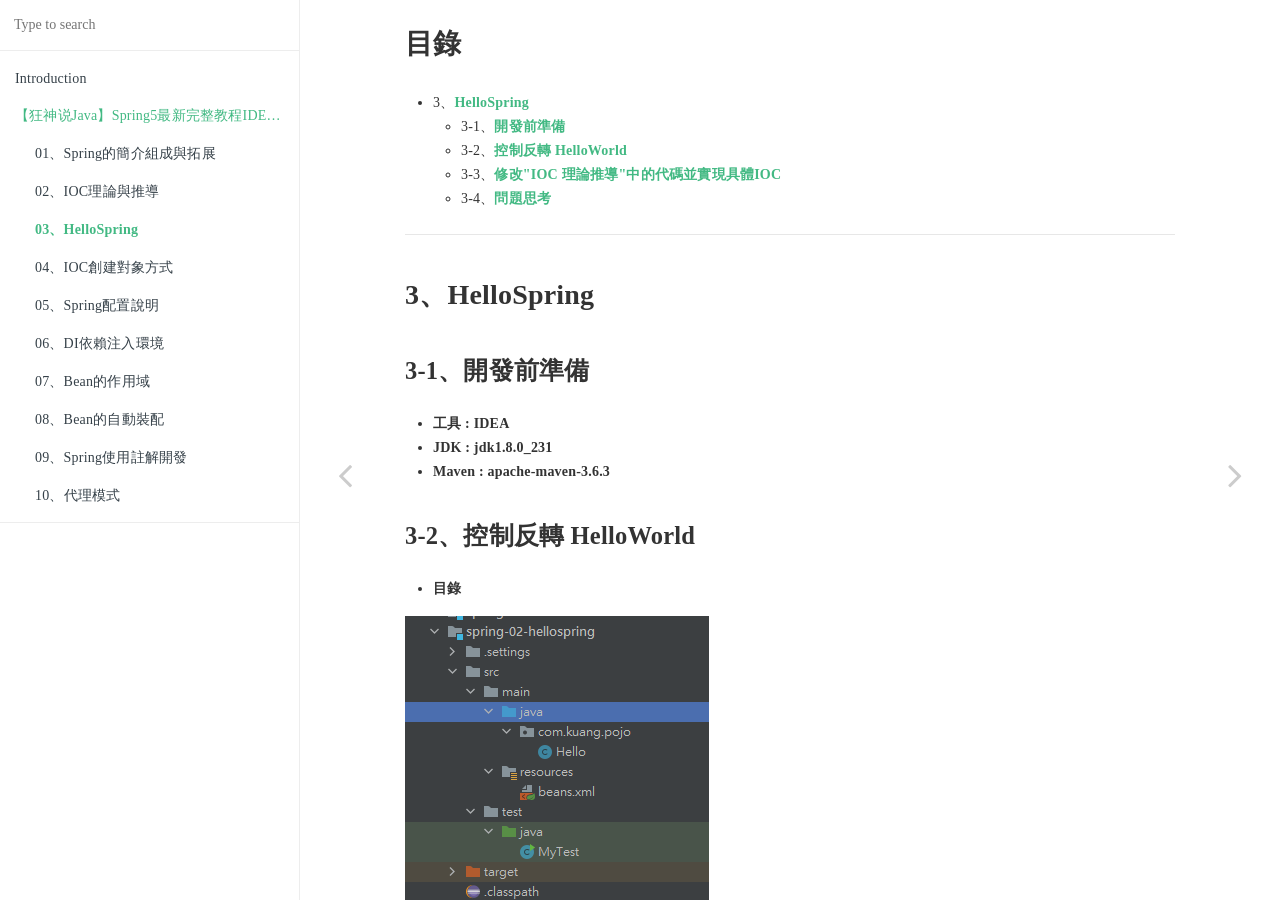
<file: 【狂神说Java】Spring5最新完整教程IDEA版通俗易懂/03、HelloSpring/03、HelloSpring.html>
<!DOCTYPE HTML>
<html lang="" >
    <head>
        <meta charset="UTF-8">
        <meta content="text/html; charset=utf-8" http-equiv="Content-Type">
        <title>03、HelloSpring · GitBook</title>
        <meta http-equiv="X-UA-Compatible" content="IE=edge" />
        <meta name="description" content="">
        <meta name="generator" content="GitBook 3.2.3">
        
        
        
    
    <link rel="stylesheet" href="../../gitbook/style.css">

    
            
                
                <link rel="stylesheet" href="../../gitbook/gitbook-plugin-search-pro/search.css">
                
            
                
                <link rel="stylesheet" href="../../gitbook/gitbook-plugin-back-to-top-button/plugin.css">
                
            
                
                <link rel="stylesheet" href="../../gitbook/gitbook-plugin-code/plugin.css">
                
            
                
                <link rel="stylesheet" href="../../gitbook/gitbook-plugin-pageview-count/plugin.css">
                
            
                
                <link rel="stylesheet" href="../../gitbook/gitbook-plugin-highlight/website.css">
                
            
                
                <link rel="stylesheet" href="../../gitbook/gitbook-plugin-fontsettings/website.css">
                
            
        

    

    
        
        <link rel="stylesheet" href="../../styles/website.css">
        
    
        
    
        
    
        
    
        
    
        
    

        
    
    
    <meta name="HandheldFriendly" content="true"/>
    <meta name="viewport" content="width=device-width, initial-scale=1, user-scalable=no">
    <meta name="apple-mobile-web-app-capable" content="yes">
    <meta name="apple-mobile-web-app-status-bar-style" content="black">
    <link rel="apple-touch-icon-precomposed" sizes="152x152" href="../../gitbook/images/apple-touch-icon-precomposed-152.png">
    <link rel="shortcut icon" href="../../gitbook/images/favicon.ico" type="image/x-icon">

    
    <link rel="next" href="../04、IOC創建對象方式/04、IOC創建對象方式.html" />
    
    
    <link rel="prev" href="../02、IOC理論與推導/02、IOC理論與推導.html" />
    

    </head>
    <body>
        
<div class="book">
    <div class="book-summary">
        
            
<div id="book-search-input" role="search">
    <input type="text" placeholder="Type to search" />
</div>

            
                <nav role="navigation">
                


<ul class="summary">
    
    

    

    
        
        
    
        <li class="chapter " data-level="1.1" data-path="../../">
            
                <a href="../../">
            
                    
                    Introduction
            
                </a>
            

            
        </li>
    
        <li class="chapter " data-level="1.2" >
            
                <span>
            
                    
                    【狂神说Java】Spring5最新完整教程IDEA版通俗易懂
            
                </span>
            

            
            <ul class="articles">
                
    
        <li class="chapter " data-level="1.2.1" data-path="../01、Spring的簡介組成與拓展/01、Spring的簡介組成與拓展.html">
            
                <a href="../01、Spring的簡介組成與拓展/01、Spring的簡介組成與拓展.html">
            
                    
                    01、Spring的簡介組成與拓展
            
                </a>
            

            
        </li>
    
        <li class="chapter " data-level="1.2.2" data-path="../02、IOC理論與推導/02、IOC理論與推導.html">
            
                <a href="../02、IOC理論與推導/02、IOC理論與推導.html">
            
                    
                    02、IOC理論與推導
            
                </a>
            

            
        </li>
    
        <li class="chapter active" data-level="1.2.3" data-path="03、HelloSpring.html">
            
                <a href="03、HelloSpring.html">
            
                    
                    03、HelloSpring
            
                </a>
            

            
        </li>
    
        <li class="chapter " data-level="1.2.4" data-path="../04、IOC創建對象方式/04、IOC創建對象方式.html">
            
                <a href="../04、IOC創建對象方式/04、IOC創建對象方式.html">
            
                    
                    04、IOC創建對象方式
            
                </a>
            

            
        </li>
    
        <li class="chapter " data-level="1.2.5" data-path="../05、Spring配置說明/05、Spring配置說明.html">
            
                <a href="../05、Spring配置說明/05、Spring配置說明.html">
            
                    
                    05、Spring配置說明
            
                </a>
            

            
        </li>
    
        <li class="chapter " data-level="1.2.6" data-path="../06、DI依賴注入環境/06、DI依賴注入環境.html">
            
                <a href="../06、DI依賴注入環境/06、DI依賴注入環境.html">
            
                    
                    06、DI依賴注入環境
            
                </a>
            

            
        </li>
    
        <li class="chapter " data-level="1.2.7" data-path="../07、Bean的作用域/07、Bean的作用域.html">
            
                <a href="../07、Bean的作用域/07、Bean的作用域.html">
            
                    
                    07、Bean的作用域
            
                </a>
            

            
        </li>
    
        <li class="chapter " data-level="1.2.8" data-path="../08、Bean的自動裝配/08、Bean的自動裝配.html">
            
                <a href="../08、Bean的自動裝配/08、Bean的自動裝配.html">
            
                    
                    08、Bean的自動裝配
            
                </a>
            

            
        </li>
    
        <li class="chapter " data-level="1.2.9" data-path="../09、Spring使用註解開發/09、Spring使用註解開發.html">
            
                <a href="../09、Spring使用註解開發/09、Spring使用註解開發.html">
            
                    
                    09、Spring使用註解開發
            
                </a>
            

            
        </li>
    
        <li class="chapter " data-level="1.2.10" data-path="../10、代理模式/10、代理模式.html">
            
                <a href="../10、代理模式/10、代理模式.html">
            
                    
                    10、代理模式
            
                </a>
            

            
        </li>
    

            </ul>
            
        </li>
    

    

    <li class="divider"></li>

    <li>
        <a href="https://www.gitbook.com" target="blank" class="gitbook-link">
            Published with GitBook
        </a>
    </li>
</ul>


                </nav>
            
        
    </div>

    <div class="book-body">
        
            <div class="body-inner">
                
                    

<div class="book-header" role="navigation">
    

    <!-- Title -->
    <h1>
        <i class="fa fa-circle-o-notch fa-spin"></i>
        <a href="../.." >03、HelloSpring</a>
    </h1>
</div>




                    <div class="page-wrapper" tabindex="-1" role="main">
                        <div class="page-inner">
                            
<div id="book-search-results">
    <div class="search-noresults">
    
                                <section class="normal markdown-section">
                                
                                <h1 id="&#x76EE;&#x9304;">&#x76EE;&#x9304;</h1>

<ul>
<li>3&#x3001;<a href="#s1">HelloSpring</a><ul>
<li>3-1&#x3001;<a href="#s2">&#x958B;&#x767C;&#x524D;&#x6E96;&#x5099;</a></li>
<li>3-2&#x3001;<a href="#s3">&#x63A7;&#x5236;&#x53CD;&#x8F49; HelloWorld</a></li>
<li>3-3&#x3001;<a href="#s4">&#x4FEE;&#x6539;&quot;IOC &#x7406;&#x8AD6;&#x63A8;&#x5C0E;&quot;&#x4E2D;&#x7684;&#x4EE3;&#x78BC;&#x4E26;&#x5BE6;&#x73FE;&#x5177;&#x9AD4;IOC</a></li>
<li>3-4&#x3001;<a href="#s5">&#x554F;&#x984C;&#x601D;&#x8003;</a></li>
</ul>
</li>
</ul>
<hr>
<h1 id="3&#x3001;hellospring">3&#x3001;HelloSpring<span id="s1"></span></h1>
<h2 id="3-1&#x3001;&#x958B;&#x767C;&#x524D;&#x6E96;&#x5099;">3-1&#x3001;&#x958B;&#x767C;&#x524D;&#x6E96;&#x5099;<span id="s2"></span></h2>
<ul>
<li><strong>&#x5DE5;&#x5177; : IDEA</strong></li>
<li><strong>JDK : jdk1.8.0_231</strong></li>
<li><strong>Maven : apache-maven-3.6.3</strong></li>
</ul>
<h2 id="3-2&#x3001;&#x63A7;&#x5236;&#x53CD;&#x8F49;-helloworld">3-2&#x3001;&#x63A7;&#x5236;&#x53CD;&#x8F49; HelloWorld<span id="s3"></span></h2>
<ul>
<li><strong>&#x76EE;&#x9304;</strong></li>
</ul>
<p><img src="image/02.dio.svg"></p>
<ul>
<li><p><strong>Project &#x53F3;&#x9375; &gt; New &gt; Model &gt; Maven &gt; Next &gt; Name &gt; Finish</strong></p>
<ul>
<li><strong>Name</strong>: spring-02-hellospring</li>
</ul>
</li>
<li><p><strong>&#x5275;&#x5EFA; Hello.java</strong></p>
</li>
</ul>
<pre><code class="lang-java"><span class="hljs-keyword">package</span> com.kuang.pojo;

<span class="hljs-keyword">public</span> <span class="hljs-class"><span class="hljs-keyword">class</span> <span class="hljs-title">Hello</span> </span>{
    <span class="hljs-keyword">private</span> String str;

    <span class="hljs-function"><span class="hljs-keyword">public</span> String <span class="hljs-title">getStr</span><span class="hljs-params">()</span> </span>{
        <span class="hljs-keyword">return</span> str;
    }

    <span class="hljs-function"><span class="hljs-keyword">public</span> <span class="hljs-keyword">void</span> <span class="hljs-title">setStr</span><span class="hljs-params">(String str)</span> </span>{
        <span class="hljs-keyword">this</span>.str = str;
    }

    <span class="hljs-meta">@Override</span>
    <span class="hljs-function"><span class="hljs-keyword">public</span> String <span class="hljs-title">toString</span><span class="hljs-params">()</span> </span>{
        <span class="hljs-keyword">return</span> <span class="hljs-string">&quot;Hello{&quot;</span> +
                <span class="hljs-string">&quot;str=&apos;&quot;</span> + str + <span class="hljs-string">&apos;\&apos;&apos;</span> +
                <span class="hljs-string">&apos;}&apos;</span>;
    }
}
</code></pre>
<ul>
<li><strong>&#x5EFA;&#x7ACB; beans.xml (xml &#x540D;&#x7A31;&#x53EF;&#x81EA;&#x8A02;)</strong><ul>
<li>xml &#x7BC4;&#x4F8B;&#x53D6;&#x81EA;&#x5B98;&#x65B9;&#x6587;&#x6A94;<ul>
<li><a href="https://www.docs4dev.com/docs/zh/spring-framework/5.1.3.RELEASE/reference/core.html#beans" target="_blank">Spring Framework &#x4E2D;&#x6587;&#x6587;&#x6A94;</a></li>
<li><a href="https://docs.spring.io/spring-framework/docs/current/reference/html/core.html" target="_blank">Spring &#x5B98;&#x65B9;&#x6587;&#x6A94;</a></li>
</ul>
</li>
</ul>
</li>
</ul>
<pre><code class="lang-xml"><span class="php"><span class="hljs-meta">&lt;?</span>xml version=<span class="hljs-string">&quot;1.0&quot;</span> encoding=<span class="hljs-string">&quot;UTF-8&quot;</span><span class="hljs-meta">?&gt;</span></span>
<span class="hljs-tag">&lt;<span class="hljs-name">beans</span> <span class="hljs-attr">xmlns</span>=<span class="hljs-string">&quot;http://www.springframework.org/schema/beans&quot;</span>
       <span class="hljs-attr">xmlns:xsi</span>=<span class="hljs-string">&quot;http://www.w3.org/2001/XMLSchema-instance&quot;</span>
       <span class="hljs-attr">xsi:schemaLocation</span>=<span class="hljs-string">&quot;http://www.springframework.org/schema/beans
        http://www.springframework.org/schema/beans/spring-beans.xsd&quot;</span>&gt;</span>

    <span class="hljs-comment">&lt;!-- &#x4F7F;&#x7528; Spring &#x4F86;&#x5275;&#x5EFA;&#x5C0D;&#x8C61;&#xFF0C;&#x5728; Spring &#x9019;&#x4E9B;&#x90FD;&#x7A31;&#x70BA; Bean
    &#x985E;&#x578B; &#x8B8A;&#x91CF;&#x540D; = new &#x985E;&#x578B;();
    Hello hello = new Hello();

    id = &#x8B8A;&#x91CF;&#x540D;
    class = new &#x7684;&#x5C0D;&#x8C61;
    property &#x76F8;&#x7576;&#x65BC;&#x7D66;&#x5C0D;&#x8C61;&#x4E2D;&#x7684;&#x5C6C;&#x6027;&#x8A2D;&#x7F6E;&#x4E00;&#x500B;&#x503C;
    --&gt;</span>
    <span class="hljs-tag">&lt;<span class="hljs-name">bean</span> <span class="hljs-attr">id</span>=<span class="hljs-string">&quot;hello&quot;</span> <span class="hljs-attr">class</span>=<span class="hljs-string">&quot;com.kuang.pojo.Hello&quot;</span>&gt;</span>
        <span class="hljs-tag">&lt;<span class="hljs-name">property</span> <span class="hljs-attr">name</span>=<span class="hljs-string">&quot;str&quot;</span> <span class="hljs-attr">value</span>=<span class="hljs-string">&quot;Spring&quot;</span>&gt;</span><span class="hljs-tag">&lt;/<span class="hljs-name">property</span>&gt;</span>
    <span class="hljs-tag">&lt;/<span class="hljs-name">bean</span>&gt;</span>
<span class="hljs-tag">&lt;/<span class="hljs-name">beans</span>&gt;</span>
</code></pre>
<ul>
<li><strong>&#x5275;&#x5EFA; MyTest.java (&#x6E2C;&#x8A66;&#x985E;)</strong></li>
</ul>
<pre><code class="lang-java"><span class="hljs-keyword">import</span> com.kuang.pojo.Hello;
<span class="hljs-keyword">import</span> org.springframework.context.ApplicationContext;
<span class="hljs-keyword">import</span> org.springframework.context.support.ClassPathXmlApplicationContext;

<span class="hljs-keyword">public</span> <span class="hljs-class"><span class="hljs-keyword">class</span> <span class="hljs-title">MyTest</span> </span>{
    <span class="hljs-function"><span class="hljs-keyword">public</span> <span class="hljs-keyword">static</span> <span class="hljs-keyword">void</span> <span class="hljs-title">main</span><span class="hljs-params">(String[] args)</span> </span>{
        <span class="hljs-comment">// &#x7372;&#x53D6; Spring &#x7684;&#x4E0A;&#x4E0B;&#x6587;&#x5C0D;&#x8C61;</span>
        ApplicationContext context = <span class="hljs-keyword">new</span> ClassPathXmlApplicationContext(<span class="hljs-string">&quot;beans.xml&quot;</span>);
        <span class="hljs-comment">// &#x6211;&#x5011;&#x7684;&#x5C0D;&#x8C61;&#x73FE;&#x5728;&#x90FD;&#x5728; Spring &#x4E2D;&#x7BA1;&#x7406;&#x4E86;&#xFF0C;&#x6211;&#x5011;&#x8981;&#x4F7F;&#x7528;&#xFF0C;&#x76F4;&#x63A5;&#x53BB;&#x88E1;&#x9762;&#x53D6;&#x51FA;&#x4F86;&#x5C31;&#x53EF;&#x4EE5;</span>
        Hello hello = (Hello) context.getBean(<span class="hljs-string">&quot;hello&quot;</span>);
        System.out.println(hello.toString());
    }
}
</code></pre>
<h2 id="3-3&#x3001;&#x4FEE;&#x6539;ioc-&#x7406;&#x8AD6;&#x63A8;&#x5C0E;&#x4E2D;&#x7684;&#x4EE3;&#x78BC;&#x4E26;&#x5BE6;&#x73FE;&#x5177;&#x9AD4;ioc">3-3&#x3001;&#x4FEE;&#x6539;&quot;IOC &#x7406;&#x8AD6;&#x63A8;&#x5C0E;&quot;&#x4E2D;&#x7684;&#x4EE3;&#x78BC;&#x4E26;&#x5BE6;&#x73FE;&#x5177;&#x9AD4;IOC<span id="s4"></span></h2>
<ul>
<li><strong>&#x76EE;&#x9304;</strong></li>
</ul>
<p><img src="image/03.dio.svg"></p>
<ul>
<li><p><strong>&#x5EFA;&#x7ACB; beans.xml (xml &#x540D;&#x7A31;&#x53EF;&#x81EA;&#x8A02;&#xFF0C;&#x76EE;&#x7684;&#x662F;&#x5C07;&#x5C0D;&#x8C61;&#x6539;&#x7531;Spring&#x5275;&#x5EFA;)</strong></p>
<ul>
<li><p>xml &#x7BC4;&#x4F8B;&#x53D6;&#x81EA;&#x5B98;&#x65B9;&#x6587;&#x6A94;
```xml
&lt;?xml version=&quot;1.0&quot; encoding=&quot;UTF-8&quot;?&gt;</p>
<beans xmlns="http://www.springframework.org/schema/beans" xmlns:xsi="http://www.w3.org/2001/XMLSchema-instance" xsi:schemalocation="http://www.springframework.org/schema/beans
    https://www.springframework.org/schema/beans/spring-beans.xsd">

<bean id="mysqlImpl" class="com.kuang.dao.UserDaoMySqlImpl">
<bean id="oracleImpl" class="com.kuang.dao.UserDaoOracleImpl">

<bean id="UserServiceImpl" class="com.kuang.service.UserServiceImpl">
    <!--
    ref: 引用 Spring 容器中創建好的對象
    value: 具體的值，基本數據類型!
    -->
    <property name="userDao" ref="mysqlImpl">
</property></bean>

</bean></bean></beans></li>
</ul>
</li>
</ul>
<p>&lt;/beans&gt;</p>
<pre><code>
- **&#x4FEE;&#x6539; &lt;u&gt;MyTest.java&lt;/u&gt;**

```java
import com.kuang.service.UserServiceImpl;
import org.springframework.context.ApplicationContext;
import org.springframework.context.support.ClassPathXmlApplicationContext;

public class MyTest {
    public static void main(String[] args) {
        // &#x7372;&#x53D6; ApplicationContext: &#x62FF;&#x5230; Spring &#x7684;&#x5BB9;&#x5668;
        ApplicationContext context = new ClassPathXmlApplicationContext(&quot;beans.xml&quot;);
        // &#x5BB9;&#x5668;&#x5728;&#x624B;&#xFF0C;&#x5929;&#x4E0B;&#x6211;&#x6709;&#xFF0C;&#x9700;&#x8981;&#x4EC0;&#x9EBC;&#xFF0C;&#x5C31;&#x76F4;&#x63A5; get &#x4EC0;&#x9EBC;
        UserServiceImpl userServiceImpl = (UserServiceImpl) context.getBean(&quot;UserServiceImpl&quot;);

        userServiceImpl.getUser();
    }
}
</code></pre><blockquote>
<p>&#x8A2D;&#x5B9A;&#x904E;&#x5F8C;&#xFF0C;&#x672A;&#x4F86;&#x53EA;&#x8981;&#x4FEE;&#x6539;&#x914D;&#x7F6E;&#x6587;&#x4EF6;&#x5C31;&#x53EF;&#x4EE5;&#x4E0D;&#x52D5;&#x5230;&#x4E3B;&#x7A0B;&#x5F0F;&#x7684;&#x60C5;&#x6CC1;&#x4E0B;&#x4FEE;&#x6539;&#x914D;&#x7F6E;&#x3002;&#x5047;&#x8A2D; beans.xml &#x4E2D; UserServiceImpl &#x8981;&#x6539;&#x4F7F;&#x7528; oracleImpl &#x7684;&#x8A71;&#xFF0C;&#x5C31;&#x5C07; property &#x7684; ref &#x4FEE;&#x6539;&#x70BA; oracleImpl &#x5C31;&#x597D;</p>
</blockquote>
<h2 id="3-4&#x3001;&#x554F;&#x984C;&#x601D;&#x8003;">3-4&#x3001;&#x554F;&#x984C;&#x601D;&#x8003;<span id="s5"></span></h2>
<ul>
<li><strong>Q: Hello &#x5C0D;&#x8C61;&#x662F;&#x8AB0;&#x5275;&#x5EFA;&#x7684;?</strong>
<strong>A: hello &#x5C0D;&#x8C61;&#x7531; Spring &#x5275;&#x5EFA;&#x7684;</strong></li>
<li><p><strong>Q: Hello &#x5C0D;&#x8C61;&#x7684;&#x5C6C;&#x6027;&#x662F;&#x600E;&#x9EBC;&#x8A2D;&#x7F6E;&#x7684;?</strong>
<strong>A: hello &#x5C0D;&#x8C61;&#x7684;&#x5C6C;&#x6027;&#x662F;&#x7531; Spring &#x5BB9;&#x5668;&#x8A2D;&#x7F6E;&#x7684;</strong></p>
</li>
<li><p><strong>&#x9019;&#x500B;&#x904E;&#x7A0B;&#x5C31;&#x53EB;&#x505A;&#x63A7;&#x5236;&#x53CD;&#x8F49;</strong>:</p>
<ul>
<li><strong>&#x63A7;&#x5236;</strong>: &#x8AB0;&#x4F86;&#x63A7;&#x5236;&#x5C0D;&#x8C61;&#x7684;&#x5275;&#x5EFA;&#xFF0C;&#x50B3;&#x7D71;&#x61C9;&#x7528;&#x7A0B;&#x5E8F;&#x7684;&#x5C0D;&#x8C61;&#x662F;&#x7531;&#x7A0B;&#x5E8F;&#x672C;&#x8EAB;&#x63A7;&#x5236;&#x5275;&#x5EFA;&#x7684;&#xFF0C;&#x4F7F;&#x7528; Spring &#x5F8C;&#xFF0C;&#x5C0D;&#x8C61;&#x662F;&#x7531; Spring &#x4F86;&#x5275;&#x5EFA;&#x7684;</li>
<li><strong>&#x53CD;&#x8F49;</strong>: &#x7A0B;&#x5E8F;&#x672C;&#x8EAB;&#x4E0D;&#x5275;&#x5EFA;&#x5C0D;&#x8C61;&#xFF0C;&#x800C;&#x8B8A;&#x6210;&#x88AB;&#x52D5;&#x7684;&#x63A5;&#x6536;&#x5C0D;&#x8C61;</li>
<li><strong>&#x4F9D;&#x8CF4;&#x6CE8;&#x5165;</strong>: &#x5C31;&#x662F;&#x5229;&#x7528; set &#x65B9;&#x6CD5;&#x4F86;&#x9032;&#x884C;&#x6CE8;&#x5165;&#x7684;&#x3002;</li>
</ul>
</li>
<li><strong>IOC&#x662F;&#x4E00;&#x7A2E;&#x7DE8;&#x7A0B;&#x601D;&#x60F3;&#xFF0C;&#x7531;&#x4E3B;&#x52D5;&#x7684;&#x7DE8;&#x7A0B;&#x8B8A;&#x6210;&#x88AB;&#x52D5;&#x7684;&#x63A5;&#x6536;&#x3002;&#x53EF;&#x4EE5;&#x901A;&#x904E; newClassPathXmlApplicationContext &#x53BB;&#x700F;&#x89BD;&#x4E00;&#x4E0B;&#x5E95;&#x5C64;&#x6E90;&#x78BC;&#x3002;</strong></li>
<li><strong>OK&#xFF0C;&#x5230;&#x4E86;&#x73FE;&#x5728;&#xFF0C;&#x6211;&#x5011;&#x5FB9;&#x5E95;&#x4E0D;&#x7528;&#x5728;&#x7A0B;&#x5E8F;&#x4E2D;&#x53BB;&#x6539;&#x52D5;&#x4E86;&#xFF0C;&#x8981;&#x5BE6;&#x73FE;&#x4E0D;&#x540C;&#x7684;&#x64CD;&#x4F5C;&#xFF0C;&#x53EA;&#x9700;&#x8981;&#x5728;xml&#x914D;&#x7F6E;&#x6587;&#x4EF6;&#x4E2D;&#x9032;&#x884C;&#x4FEE;&#x6539;&#xFF0C;&#x6240;&#x8B02; <span style="color:red">IOC &#x4E00;&#x53E5;&#x8A71;&#x641E;&#x5B9A;&#xFF0C;&#x5C0D;&#x8C61;&#x7531; Spring &#x4F86;&#x5275;&#x5EFA;&#x3001;&#x7BA1;&#x7406;&#x3001;&#x88DD;&#x914D;!</span></strong></li>
</ul>
<p><img src="image/01.dio.svg"></p>
<hr>
<ul>
<li><a href="https://www.bilibili.com/video/BV1WE411d7Dv?p=5&amp;spm_id_from=pageDriver" target="_blank">&#x3010;&#x72C2;&#x795E;&#x8AAA;Java&#x3011;5&#x3001;HelloSpring</a></li>
</ul>

<script>console.log("plugin-popup....");document.onclick = function(e){ e.target.tagName === "IMG" && window.open(e.target.src,e.target.src)}</script><style>img{cursor:pointer}</style>
                                
                                </section>
                            
    </div>
    <div class="search-results">
        <div class="has-results">
            
            <h1 class="search-results-title"><span class='search-results-count'></span> results matching "<span class='search-query'></span>"</h1>
            <ul class="search-results-list"></ul>
            
        </div>
        <div class="no-results">
            
            <h1 class="search-results-title">No results matching "<span class='search-query'></span>"</h1>
            
        </div>
    </div>
</div>

                        </div>
                    </div>
                
            </div>

            
                
                <a href="../02、IOC理論與推導/02、IOC理論與推導.html" class="navigation navigation-prev " aria-label="Previous page: 02、IOC理論與推導">
                    <i class="fa fa-angle-left"></i>
                </a>
                
                
                <a href="../04、IOC創建對象方式/04、IOC創建對象方式.html" class="navigation navigation-next " aria-label="Next page: 04、IOC創建對象方式">
                    <i class="fa fa-angle-right"></i>
                </a>
                
            
        
    </div>

    <script>
        var gitbook = gitbook || [];
        gitbook.push(function() {
            gitbook.page.hasChanged({"page":{"title":"03、HelloSpring","level":"1.2.3","depth":2,"next":{"title":"04、IOC創建對象方式","level":"1.2.4","depth":2,"path":"【狂神说Java】Spring5最新完整教程IDEA版通俗易懂/04、IOC創建對象方式/04、IOC創建對象方式.md","ref":"【狂神说Java】Spring5最新完整教程IDEA版通俗易懂/04、IOC創建對象方式/04、IOC創建對象方式.md","articles":[]},"previous":{"title":"02、IOC理論與推導","level":"1.2.2","depth":2,"path":"【狂神说Java】Spring5最新完整教程IDEA版通俗易懂/02、IOC理論與推導/02、IOC理論與推導.md","ref":"【狂神说Java】Spring5最新完整教程IDEA版通俗易懂/02、IOC理論與推導/02、IOC理論與推導.md","articles":[]},"dir":"ltr"},"config":{"gitbook":"*","theme":"default","variables":{},"plugins":["-search","search-pro","back-to-top-button","code","pageview-count","popup"],"pluginsConfig":{"search-pro":{"cutWordLib":"nodejieba","defineWord":["小需求","基础建设"]},"popup":{},"lunr":{"maxIndexSize":1000000,"ignoreSpecialCharacters":false},"code":{"copyButtons":true},"fontsettings":{"theme":"white","family":"sans","size":2},"highlight":{},"back-to-top-button":{},"pageview-count":{},"sharing":{"facebook":true,"twitter":true,"google":false,"weibo":false,"instapaper":false,"vk":false,"all":["facebook","google","twitter","weibo","instapaper"]},"theme-default":{"styles":{"website":"styles/website.css","pdf":"styles/pdf.css","epub":"styles/epub.css","mobi":"styles/mobi.css","ebook":"styles/ebook.css","print":"styles/print.css"},"showLevel":false}},"structure":{"langs":"LANGS.md","readme":"README.md","glossary":"GLOSSARY.md","summary":"SUMMARY.md"},"pdf":{"pageNumbers":true,"fontSize":12,"fontFamily":"Arial","paperSize":"a4","chapterMark":"pagebreak","pageBreaksBefore":"/","margin":{"right":62,"left":62,"top":56,"bottom":56}},"styles":{"website":"styles/website.css","pdf":"styles/pdf.css","epub":"styles/epub.css","mobi":"styles/mobi.css","ebook":"styles/ebook.css","print":"styles/print.css"}},"file":{"path":"【狂神说Java】Spring5最新完整教程IDEA版通俗易懂/03、HelloSpring/03、HelloSpring.md","mtime":"2021-05-15T17:59:28.378Z","type":"markdown"},"gitbook":{"version":"3.2.3","time":"2021-05-15T18:16:15.125Z"},"basePath":"../..","book":{"language":""}});
        });
    </script>
</div>

        
    <script src="../../gitbook/gitbook.js"></script>
    <script src="../../gitbook/theme.js"></script>
    
        
        <script src="../../gitbook/gitbook-plugin-search-pro/jquery.mark.min.js"></script>
        
    
        
        <script src="../../gitbook/gitbook-plugin-search-pro/search.js"></script>
        
    
        
        <script src="../../gitbook/gitbook-plugin-back-to-top-button/plugin.js"></script>
        
    
        
        <script src="../../gitbook/gitbook-plugin-code/plugin.js"></script>
        
    
        
        <script src="../../gitbook/gitbook-plugin-pageview-count/plugin.js"></script>
        
    
        
        <script src="../../gitbook/gitbook-plugin-lunr/lunr.min.js"></script>
        
    
        
        <script src="../../gitbook/gitbook-plugin-lunr/search-lunr.js"></script>
        
    
        
        <script src="../../gitbook/gitbook-plugin-sharing/buttons.js"></script>
        
    
        
        <script src="../../gitbook/gitbook-plugin-fontsettings/fontsettings.js"></script>
        
    

    </body>
</html>
</file>
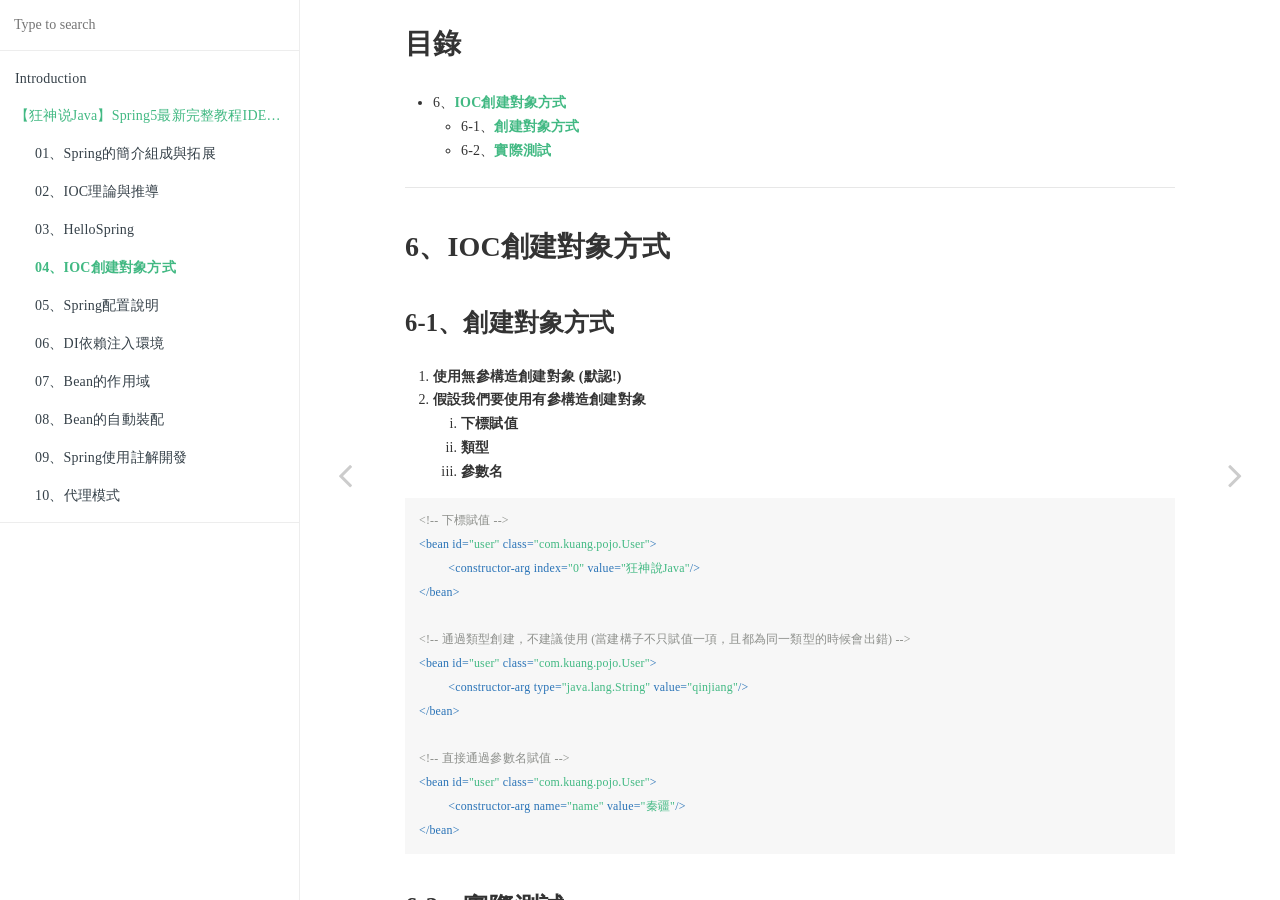
<file: 【狂神说Java】Spring5最新完整教程IDEA版通俗易懂/04、IOC創建對象方式/04、IOC創建對象方式.html>
<!DOCTYPE HTML>
<html lang="" >
    <head>
        <meta charset="UTF-8">
        <meta content="text/html; charset=utf-8" http-equiv="Content-Type">
        <title>04、IOC創建對象方式 · GitBook</title>
        <meta http-equiv="X-UA-Compatible" content="IE=edge" />
        <meta name="description" content="">
        <meta name="generator" content="GitBook 3.2.3">
        
        
        
    
    <link rel="stylesheet" href="../../gitbook/style.css">

    
            
                
                <link rel="stylesheet" href="../../gitbook/gitbook-plugin-search-pro/search.css">
                
            
                
                <link rel="stylesheet" href="../../gitbook/gitbook-plugin-back-to-top-button/plugin.css">
                
            
                
                <link rel="stylesheet" href="../../gitbook/gitbook-plugin-code/plugin.css">
                
            
                
                <link rel="stylesheet" href="../../gitbook/gitbook-plugin-pageview-count/plugin.css">
                
            
                
                <link rel="stylesheet" href="../../gitbook/gitbook-plugin-highlight/website.css">
                
            
                
                <link rel="stylesheet" href="../../gitbook/gitbook-plugin-fontsettings/website.css">
                
            
        

    

    
        
        <link rel="stylesheet" href="../../styles/website.css">
        
    
        
    
        
    
        
    
        
    
        
    

        
    
    
    <meta name="HandheldFriendly" content="true"/>
    <meta name="viewport" content="width=device-width, initial-scale=1, user-scalable=no">
    <meta name="apple-mobile-web-app-capable" content="yes">
    <meta name="apple-mobile-web-app-status-bar-style" content="black">
    <link rel="apple-touch-icon-precomposed" sizes="152x152" href="../../gitbook/images/apple-touch-icon-precomposed-152.png">
    <link rel="shortcut icon" href="../../gitbook/images/favicon.ico" type="image/x-icon">

    
    <link rel="next" href="../05、Spring配置說明/05、Spring配置說明.html" />
    
    
    <link rel="prev" href="../03、HelloSpring/03、HelloSpring.html" />
    

    </head>
    <body>
        
<div class="book">
    <div class="book-summary">
        
            
<div id="book-search-input" role="search">
    <input type="text" placeholder="Type to search" />
</div>

            
                <nav role="navigation">
                


<ul class="summary">
    
    

    

    
        
        
    
        <li class="chapter " data-level="1.1" data-path="../../">
            
                <a href="../../">
            
                    
                    Introduction
            
                </a>
            

            
        </li>
    
        <li class="chapter " data-level="1.2" >
            
                <span>
            
                    
                    【狂神说Java】Spring5最新完整教程IDEA版通俗易懂
            
                </span>
            

            
            <ul class="articles">
                
    
        <li class="chapter " data-level="1.2.1" data-path="../01、Spring的簡介組成與拓展/01、Spring的簡介組成與拓展.html">
            
                <a href="../01、Spring的簡介組成與拓展/01、Spring的簡介組成與拓展.html">
            
                    
                    01、Spring的簡介組成與拓展
            
                </a>
            

            
        </li>
    
        <li class="chapter " data-level="1.2.2" data-path="../02、IOC理論與推導/02、IOC理論與推導.html">
            
                <a href="../02、IOC理論與推導/02、IOC理論與推導.html">
            
                    
                    02、IOC理論與推導
            
                </a>
            

            
        </li>
    
        <li class="chapter " data-level="1.2.3" data-path="../03、HelloSpring/03、HelloSpring.html">
            
                <a href="../03、HelloSpring/03、HelloSpring.html">
            
                    
                    03、HelloSpring
            
                </a>
            

            
        </li>
    
        <li class="chapter active" data-level="1.2.4" data-path="04、IOC創建對象方式.html">
            
                <a href="04、IOC創建對象方式.html">
            
                    
                    04、IOC創建對象方式
            
                </a>
            

            
        </li>
    
        <li class="chapter " data-level="1.2.5" data-path="../05、Spring配置說明/05、Spring配置說明.html">
            
                <a href="../05、Spring配置說明/05、Spring配置說明.html">
            
                    
                    05、Spring配置說明
            
                </a>
            

            
        </li>
    
        <li class="chapter " data-level="1.2.6" data-path="../06、DI依賴注入環境/06、DI依賴注入環境.html">
            
                <a href="../06、DI依賴注入環境/06、DI依賴注入環境.html">
            
                    
                    06、DI依賴注入環境
            
                </a>
            

            
        </li>
    
        <li class="chapter " data-level="1.2.7" data-path="../07、Bean的作用域/07、Bean的作用域.html">
            
                <a href="../07、Bean的作用域/07、Bean的作用域.html">
            
                    
                    07、Bean的作用域
            
                </a>
            

            
        </li>
    
        <li class="chapter " data-level="1.2.8" data-path="../08、Bean的自動裝配/08、Bean的自動裝配.html">
            
                <a href="../08、Bean的自動裝配/08、Bean的自動裝配.html">
            
                    
                    08、Bean的自動裝配
            
                </a>
            

            
        </li>
    
        <li class="chapter " data-level="1.2.9" data-path="../09、Spring使用註解開發/09、Spring使用註解開發.html">
            
                <a href="../09、Spring使用註解開發/09、Spring使用註解開發.html">
            
                    
                    09、Spring使用註解開發
            
                </a>
            

            
        </li>
    
        <li class="chapter " data-level="1.2.10" data-path="../10、代理模式/10、代理模式.html">
            
                <a href="../10、代理模式/10、代理模式.html">
            
                    
                    10、代理模式
            
                </a>
            

            
        </li>
    

            </ul>
            
        </li>
    

    

    <li class="divider"></li>

    <li>
        <a href="https://www.gitbook.com" target="blank" class="gitbook-link">
            Published with GitBook
        </a>
    </li>
</ul>


                </nav>
            
        
    </div>

    <div class="book-body">
        
            <div class="body-inner">
                
                    

<div class="book-header" role="navigation">
    

    <!-- Title -->
    <h1>
        <i class="fa fa-circle-o-notch fa-spin"></i>
        <a href="../.." >04、IOC創建對象方式</a>
    </h1>
</div>




                    <div class="page-wrapper" tabindex="-1" role="main">
                        <div class="page-inner">
                            
<div id="book-search-results">
    <div class="search-noresults">
    
                                <section class="normal markdown-section">
                                
                                <h1 id="&#x76EE;&#x9304;">&#x76EE;&#x9304;</h1>

<ul>
<li>6&#x3001;<a href="#s1">IOC&#x5275;&#x5EFA;&#x5C0D;&#x8C61;&#x65B9;&#x5F0F;</a><ul>
<li>6-1&#x3001;<a href="#s2">&#x5275;&#x5EFA;&#x5C0D;&#x8C61;&#x65B9;&#x5F0F;</a></li>
<li>6-2&#x3001;<a href="#s3">&#x5BE6;&#x969B;&#x6E2C;&#x8A66;</a></li>
</ul>
</li>
</ul>
<hr>
<h1 id="6&#x3001;ioc&#x5275;&#x5EFA;&#x5C0D;&#x8C61;&#x65B9;&#x5F0F;">6&#x3001;IOC&#x5275;&#x5EFA;&#x5C0D;&#x8C61;&#x65B9;&#x5F0F;<span id="s1"></span></h1>
<h2 id="6-1&#x3001;&#x5275;&#x5EFA;&#x5C0D;&#x8C61;&#x65B9;&#x5F0F;">6-1&#x3001;&#x5275;&#x5EFA;&#x5C0D;&#x8C61;&#x65B9;&#x5F0F;<span id="s2"></span></h2>
<ol>
<li><strong>&#x4F7F;&#x7528;&#x7121;&#x53C3;&#x69CB;&#x9020;&#x5275;&#x5EFA;&#x5C0D;&#x8C61; (&#x9ED8;&#x8A8D;!)</strong></li>
<li><strong>&#x5047;&#x8A2D;&#x6211;&#x5011;&#x8981;&#x4F7F;&#x7528;&#x6709;&#x53C3;&#x69CB;&#x9020;&#x5275;&#x5EFA;&#x5C0D;&#x8C61;</strong><ol>
<li><strong>&#x4E0B;&#x6A19;&#x8CE6;&#x503C;</strong></li>
<li><strong>&#x985E;&#x578B;</strong></li>
<li><strong>&#x53C3;&#x6578;&#x540D;</strong></li>
</ol>
</li>
</ol>
<pre><code class="lang-xml"><span class="hljs-comment">&lt;!-- &#x4E0B;&#x6A19;&#x8CE6;&#x503C; --&gt;</span>
<span class="hljs-tag">&lt;<span class="hljs-name">bean</span> <span class="hljs-attr">id</span>=<span class="hljs-string">&quot;user&quot;</span> <span class="hljs-attr">class</span>=<span class="hljs-string">&quot;com.kuang.pojo.User&quot;</span>&gt;</span>
    <span class="hljs-tag">&lt;<span class="hljs-name">constructor-arg</span> <span class="hljs-attr">index</span>=<span class="hljs-string">&quot;0&quot;</span> <span class="hljs-attr">value</span>=<span class="hljs-string">&quot;&#x72C2;&#x795E;&#x8AAA;Java&quot;</span>/&gt;</span>
<span class="hljs-tag">&lt;/<span class="hljs-name">bean</span>&gt;</span>

<span class="hljs-comment">&lt;!-- &#x901A;&#x904E;&#x985E;&#x578B;&#x5275;&#x5EFA;&#xFF0C;&#x4E0D;&#x5EFA;&#x8B70;&#x4F7F;&#x7528; (&#x7576;&#x5EFA;&#x69CB;&#x5B50;&#x4E0D;&#x53EA;&#x8CE6;&#x503C;&#x4E00;&#x9805;&#xFF0C;&#x4E14;&#x90FD;&#x70BA;&#x540C;&#x4E00;&#x985E;&#x578B;&#x7684;&#x6642;&#x5019;&#x6703;&#x51FA;&#x932F;) --&gt;</span>
<span class="hljs-tag">&lt;<span class="hljs-name">bean</span> <span class="hljs-attr">id</span>=<span class="hljs-string">&quot;user&quot;</span> <span class="hljs-attr">class</span>=<span class="hljs-string">&quot;com.kuang.pojo.User&quot;</span>&gt;</span>
    <span class="hljs-tag">&lt;<span class="hljs-name">constructor-arg</span> <span class="hljs-attr">type</span>=<span class="hljs-string">&quot;java.lang.String&quot;</span> <span class="hljs-attr">value</span>=<span class="hljs-string">&quot;qinjiang&quot;</span>/&gt;</span>
<span class="hljs-tag">&lt;/<span class="hljs-name">bean</span>&gt;</span>

<span class="hljs-comment">&lt;!-- &#x76F4;&#x63A5;&#x901A;&#x904E;&#x53C3;&#x6578;&#x540D;&#x8CE6;&#x503C; --&gt;</span>
<span class="hljs-tag">&lt;<span class="hljs-name">bean</span> <span class="hljs-attr">id</span>=<span class="hljs-string">&quot;user&quot;</span> <span class="hljs-attr">class</span>=<span class="hljs-string">&quot;com.kuang.pojo.User&quot;</span>&gt;</span>
    <span class="hljs-tag">&lt;<span class="hljs-name">constructor-arg</span> <span class="hljs-attr">name</span>=<span class="hljs-string">&quot;name&quot;</span> <span class="hljs-attr">value</span>=<span class="hljs-string">&quot;&#x79E6;&#x7586;&quot;</span>/&gt;</span>
<span class="hljs-tag">&lt;/<span class="hljs-name">bean</span>&gt;</span>
</code></pre>
<h2 id="6-2&#x3001;&#x5BE6;&#x969B;&#x6E2C;&#x8A66;">6-2&#x3001;&#x5BE6;&#x969B;&#x6E2C;&#x8A66;<span id="s3"></span></h2>
<ul>
<li><a href="https://ouoholly.github.io/post/command-folder-directory-tree-structure/#Options-meaning" target="_blank">&#x76EE;&#x9304;&#x7D50;&#x69CB;</a></li>
</ul>
<p><img src="image/01.dio.svg"></p>
<ul>
<li><strong>&#x5275; User.java</strong></li>
</ul>
<pre><code class="lang-java"><span class="hljs-keyword">package</span> com.kuang.pojo;

<span class="hljs-keyword">public</span> <span class="hljs-class"><span class="hljs-keyword">class</span> <span class="hljs-title">User</span> </span>{
    <span class="hljs-keyword">private</span> String name;

    <span class="hljs-function"><span class="hljs-keyword">public</span> <span class="hljs-title">User</span><span class="hljs-params">(String name)</span></span>{
        <span class="hljs-keyword">this</span>.name = name;
    }

    <span class="hljs-function"><span class="hljs-keyword">public</span> String <span class="hljs-title">getName</span><span class="hljs-params">()</span> </span>{
        <span class="hljs-keyword">return</span> name;
    }

    <span class="hljs-function"><span class="hljs-keyword">public</span> <span class="hljs-keyword">void</span> <span class="hljs-title">setName</span><span class="hljs-params">(String name)</span> </span>{
        <span class="hljs-keyword">this</span>.name = name;
    }

    <span class="hljs-function"><span class="hljs-keyword">public</span> <span class="hljs-keyword">void</span> <span class="hljs-title">show</span><span class="hljs-params">()</span></span>{
        System.out.println(<span class="hljs-string">&quot;name=&quot;</span>+name);
    }
}
</code></pre>
<ul>
<li><strong>&#x5275; UserT.java</strong></li>
</ul>
<pre><code class="lang-java"><span class="hljs-keyword">package</span> com.kuang.pojo;

<span class="hljs-keyword">public</span> <span class="hljs-class"><span class="hljs-keyword">class</span> <span class="hljs-title">UserT</span> </span>{
    <span class="hljs-keyword">private</span> String name;

    <span class="hljs-function"><span class="hljs-keyword">public</span> <span class="hljs-title">UserT</span><span class="hljs-params">()</span></span>{
        System.out.println(<span class="hljs-string">&quot;UserT&#x88AB;&#x5275;&#x5EFA;&#x4E86;&quot;</span>);
    }

    <span class="hljs-function"><span class="hljs-keyword">public</span> String <span class="hljs-title">getName</span><span class="hljs-params">()</span> </span>{
        <span class="hljs-keyword">return</span> name;
    }

    <span class="hljs-function"><span class="hljs-keyword">public</span> <span class="hljs-keyword">void</span> <span class="hljs-title">setName</span><span class="hljs-params">(String name)</span> </span>{
        <span class="hljs-keyword">this</span>.name = name;
    }
}
</code></pre>
<ul>
<li><p><strong>&#x5EFA;&#x7ACB;&#x7A7A;&#x7684; applicationContext.xml</strong></p>
</li>
<li><p><strong>&#x5EFA;&#x7ACB; beans.xml</strong></p>
</li>
</ul>
<pre><code class="lang-xml"><span class="hljs-comment">&lt;!-- &#x65B9;&#x6CD5;1: &#x4E0B;&#x6A19;&#x8CE6;&#x503C; --&gt;</span>
<span class="hljs-tag">&lt;<span class="hljs-name">bean</span> <span class="hljs-attr">id</span>=<span class="hljs-string">&quot;user&quot;</span> <span class="hljs-attr">class</span>=<span class="hljs-string">&quot;com.kuang.pojo.User&quot;</span>&gt;</span>
    <span class="hljs-tag">&lt;<span class="hljs-name">constructor-arg</span> <span class="hljs-attr">index</span>=<span class="hljs-string">&quot;0&quot;</span> <span class="hljs-attr">value</span>=<span class="hljs-string">&quot;&#x72C2;&#x795E;&#x8AAA;Java&quot;</span>/&gt;</span>
<span class="hljs-tag">&lt;/<span class="hljs-name">bean</span>&gt;</span>

<span class="hljs-comment">&lt;!-- &#x65B9;&#x6CD5;2: &#x901A;&#x904E;&#x985E;&#x578B;&#x5275;&#x5EFA;&#xFF0C;&#x4E0D;&#x5EFA;&#x8B70;&#x4F7F;&#x7528; (&#x7576;&#x5EFA;&#x69CB;&#x5B50;&#x4E0D;&#x53EA;&#x8CE6;&#x503C;&#x4E00;&#x9805;&#xFF0C;&#x4E14;&#x90FD;&#x70BA;&#x540C;&#x4E00;&#x985E;&#x578B;&#x7684;&#x6642;&#x5019;&#x6703;&#x51FA;&#x932F;) --&gt;</span>
<span class="hljs-tag">&lt;<span class="hljs-name">bean</span> <span class="hljs-attr">id</span>=<span class="hljs-string">&quot;user&quot;</span> <span class="hljs-attr">class</span>=<span class="hljs-string">&quot;com.kuang.pojo.User&quot;</span>&gt;</span>
    <span class="hljs-tag">&lt;<span class="hljs-name">constructor-arg</span> <span class="hljs-attr">type</span>=<span class="hljs-string">&quot;java.lang.String&quot;</span> <span class="hljs-attr">value</span>=<span class="hljs-string">&quot;qinjiang&quot;</span>/&gt;</span>
<span class="hljs-tag">&lt;/<span class="hljs-name">bean</span>&gt;</span>

<span class="hljs-comment">&lt;!-- &#x65B9;&#x6CD5;3: &#x76F4;&#x63A5;&#x901A;&#x904E;&#x53C3;&#x6578;&#x540D;&#x8CE6;&#x503C; --&gt;</span>
<span class="hljs-tag">&lt;<span class="hljs-name">bean</span> <span class="hljs-attr">id</span>=<span class="hljs-string">&quot;user&quot;</span> <span class="hljs-attr">class</span>=<span class="hljs-string">&quot;com.kuang.pojo.User&quot;</span>&gt;</span>
    <span class="hljs-tag">&lt;<span class="hljs-name">constructor-arg</span> <span class="hljs-attr">name</span>=<span class="hljs-string">&quot;name&quot;</span> <span class="hljs-attr">value</span>=<span class="hljs-string">&quot;&#x79E6;&#x7586;&quot;</span>/&gt;</span>
<span class="hljs-tag">&lt;/<span class="hljs-name">bean</span>&gt;</span>

<span class="hljs-tag">&lt;<span class="hljs-name">bean</span> <span class="hljs-attr">id</span>=<span class="hljs-string">&quot;userT&quot;</span> <span class="hljs-attr">class</span>=<span class="hljs-string">&quot;com.kuang.pojo.UserT&quot;</span>&gt;</span>
<span class="hljs-tag">&lt;/<span class="hljs-name">bean</span>&gt;</span>
</code></pre>
<ul>
<li><strong>&#x5EFA;&#x7ACB; MyTest.java</strong></li>
</ul>
<pre><code class="lang-java"><span class="hljs-keyword">import</span> com.kuang.pojo.User;
<span class="hljs-keyword">import</span> org.springframework.context.ApplicationContext;
<span class="hljs-keyword">import</span> org.springframework.context.support.ClassPathXmlApplicationContext;

<span class="hljs-keyword">public</span> <span class="hljs-class"><span class="hljs-keyword">class</span> <span class="hljs-title">MyTest</span> </span>{
    <span class="hljs-function"><span class="hljs-keyword">public</span> <span class="hljs-keyword">static</span> <span class="hljs-keyword">void</span> <span class="hljs-title">main</span><span class="hljs-params">(String[] args)</span> </span>{
        <span class="hljs-comment">// Spring &#x5BB9;&#x5668;&#xFF0C;&#x5C31;&#x985E;&#x4F3C;&#x65BC;&#x5A5A;&#x4ECB;&#x7DB2;&#x7AD9;!</span>
        ApplicationContext context = <span class="hljs-keyword">new</span> ClassPathXmlApplicationContext(<span class="hljs-string">&quot;beans.xml&quot;</span>);
        User user = (User) context.getBean(<span class="hljs-string">&quot;user&quot;</span>);
        User user2 = (User) context.getBean(<span class="hljs-string">&quot;user&quot;</span>);
        <span class="hljs-comment">/*
            UserT&#x88AB;&#x5275;&#x5EFA;&#x4E86;
            name=&#x79E6;&#x7586;
        */</span>
        user.show();

        System.out.println(user == user2); <span class="hljs-comment">// true</span>
    }
}
</code></pre>
<blockquote>
<p>&#x7E3D;&#x7D50;: &#x5728;&#x914D;&#x7F6E;&#x6587;&#x4EF6;&#x52A0;&#x8F09;&#x7684;&#x6642;&#x5019;&#xFF0C;&#x5BB9;&#x5668;&#x4E2D;&#x7BA1;&#x7406;&#x7684;&#x5C0D;&#x8C61;&#x5C31;&#x5DF2;&#x7D93;&#x521D;&#x59CB;&#x5316;&#x4E86;!</p>
</blockquote>
<hr>
<ul>
<li><a href="https://www.bilibili.com/video/BV1WE411d7Dv?p=6&amp;spm_id_from=pageDriver" target="_blank">&#x3010;&#x72C2;&#x795E;&#x8AAA;Java&#x3011;6&#x3001;IOC&#x5275;&#x5EFA;&#x5C0D;&#x8C61;&#x65B9;&#x5F0F;</a></li>
</ul>

<script>console.log("plugin-popup....");document.onclick = function(e){ e.target.tagName === "IMG" && window.open(e.target.src,e.target.src)}</script><style>img{cursor:pointer}</style>
                                
                                </section>
                            
    </div>
    <div class="search-results">
        <div class="has-results">
            
            <h1 class="search-results-title"><span class='search-results-count'></span> results matching "<span class='search-query'></span>"</h1>
            <ul class="search-results-list"></ul>
            
        </div>
        <div class="no-results">
            
            <h1 class="search-results-title">No results matching "<span class='search-query'></span>"</h1>
            
        </div>
    </div>
</div>

                        </div>
                    </div>
                
            </div>

            
                
                <a href="../03、HelloSpring/03、HelloSpring.html" class="navigation navigation-prev " aria-label="Previous page: 03、HelloSpring">
                    <i class="fa fa-angle-left"></i>
                </a>
                
                
                <a href="../05、Spring配置說明/05、Spring配置說明.html" class="navigation navigation-next " aria-label="Next page: 05、Spring配置說明">
                    <i class="fa fa-angle-right"></i>
                </a>
                
            
        
    </div>

    <script>
        var gitbook = gitbook || [];
        gitbook.push(function() {
            gitbook.page.hasChanged({"page":{"title":"04、IOC創建對象方式","level":"1.2.4","depth":2,"next":{"title":"05、Spring配置說明","level":"1.2.5","depth":2,"path":"【狂神说Java】Spring5最新完整教程IDEA版通俗易懂/05、Spring配置說明/05、Spring配置說明.md","ref":"【狂神说Java】Spring5最新完整教程IDEA版通俗易懂/05、Spring配置說明/05、Spring配置說明.md","articles":[]},"previous":{"title":"03、HelloSpring","level":"1.2.3","depth":2,"path":"【狂神说Java】Spring5最新完整教程IDEA版通俗易懂/03、HelloSpring/03、HelloSpring.md","ref":"【狂神说Java】Spring5最新完整教程IDEA版通俗易懂/03、HelloSpring/03、HelloSpring.md","articles":[]},"dir":"ltr"},"config":{"gitbook":"*","theme":"default","variables":{},"plugins":["-search","search-pro","back-to-top-button","code","pageview-count","popup"],"pluginsConfig":{"search-pro":{"cutWordLib":"nodejieba","defineWord":["小需求","基础建设"]},"popup":{},"lunr":{"maxIndexSize":1000000,"ignoreSpecialCharacters":false},"code":{"copyButtons":true},"fontsettings":{"theme":"white","family":"sans","size":2},"highlight":{},"back-to-top-button":{},"pageview-count":{},"sharing":{"facebook":true,"twitter":true,"google":false,"weibo":false,"instapaper":false,"vk":false,"all":["facebook","google","twitter","weibo","instapaper"]},"theme-default":{"styles":{"website":"styles/website.css","pdf":"styles/pdf.css","epub":"styles/epub.css","mobi":"styles/mobi.css","ebook":"styles/ebook.css","print":"styles/print.css"},"showLevel":false}},"structure":{"langs":"LANGS.md","readme":"README.md","glossary":"GLOSSARY.md","summary":"SUMMARY.md"},"pdf":{"pageNumbers":true,"fontSize":12,"fontFamily":"Arial","paperSize":"a4","chapterMark":"pagebreak","pageBreaksBefore":"/","margin":{"right":62,"left":62,"top":56,"bottom":56}},"styles":{"website":"styles/website.css","pdf":"styles/pdf.css","epub":"styles/epub.css","mobi":"styles/mobi.css","ebook":"styles/ebook.css","print":"styles/print.css"}},"file":{"path":"【狂神说Java】Spring5最新完整教程IDEA版通俗易懂/04、IOC創建對象方式/04、IOC創建對象方式.md","mtime":"2021-05-15T17:59:01.452Z","type":"markdown"},"gitbook":{"version":"3.2.3","time":"2021-05-15T18:16:15.125Z"},"basePath":"../..","book":{"language":""}});
        });
    </script>
</div>

        
    <script src="../../gitbook/gitbook.js"></script>
    <script src="../../gitbook/theme.js"></script>
    
        
        <script src="../../gitbook/gitbook-plugin-search-pro/jquery.mark.min.js"></script>
        
    
        
        <script src="../../gitbook/gitbook-plugin-search-pro/search.js"></script>
        
    
        
        <script src="../../gitbook/gitbook-plugin-back-to-top-button/plugin.js"></script>
        
    
        
        <script src="../../gitbook/gitbook-plugin-code/plugin.js"></script>
        
    
        
        <script src="../../gitbook/gitbook-plugin-pageview-count/plugin.js"></script>
        
    
        
        <script src="../../gitbook/gitbook-plugin-lunr/lunr.min.js"></script>
        
    
        
        <script src="../../gitbook/gitbook-plugin-lunr/search-lunr.js"></script>
        
    
        
        <script src="../../gitbook/gitbook-plugin-sharing/buttons.js"></script>
        
    
        
        <script src="../../gitbook/gitbook-plugin-fontsettings/fontsettings.js"></script>
        
    

    </body>
</html>
</file>
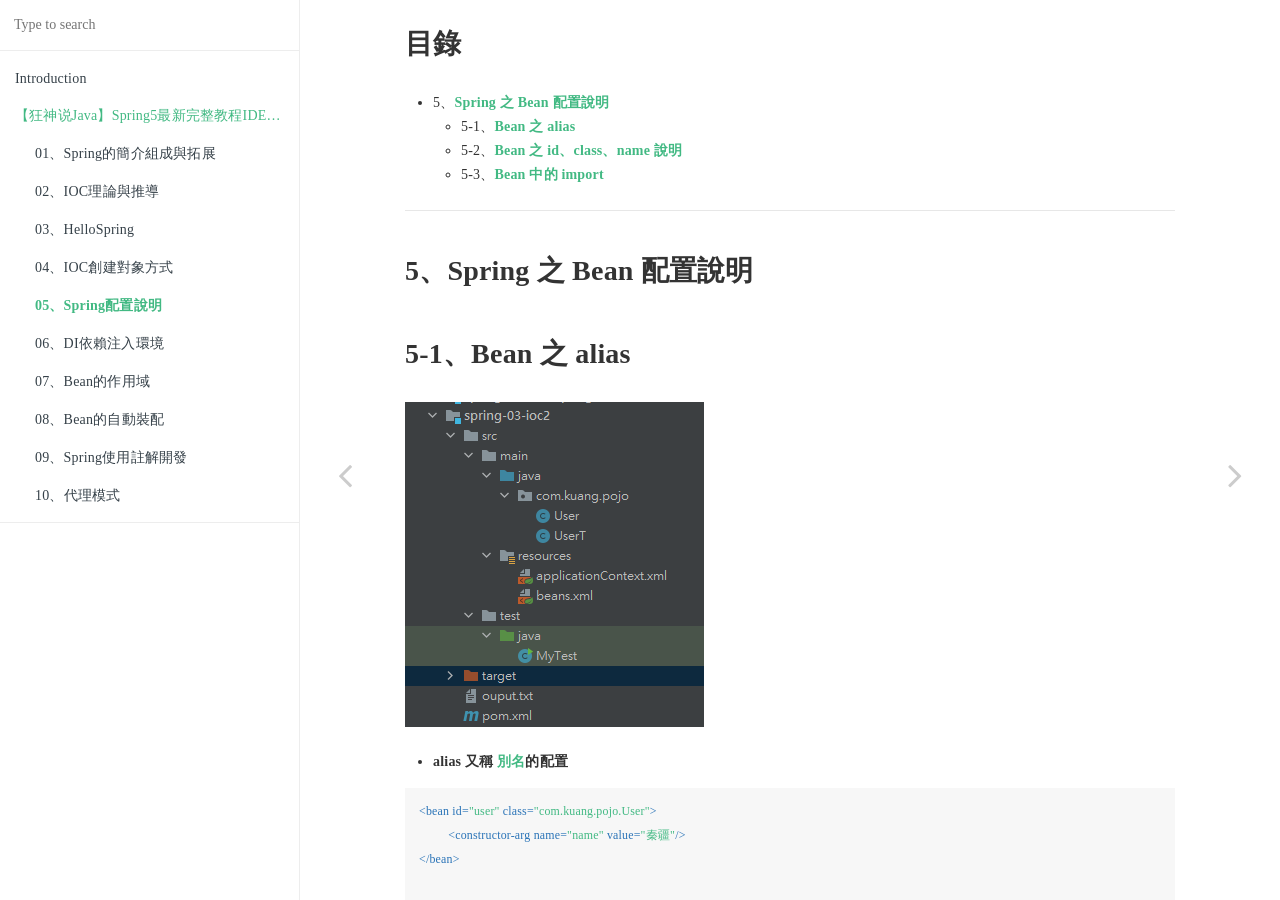
<file: 【狂神说Java】Spring5最新完整教程IDEA版通俗易懂/05、Spring配置說明/05、Spring配置說明.html>
<!DOCTYPE HTML>
<html lang="" >
    <head>
        <meta charset="UTF-8">
        <meta content="text/html; charset=utf-8" http-equiv="Content-Type">
        <title>05、Spring配置說明 · GitBook</title>
        <meta http-equiv="X-UA-Compatible" content="IE=edge" />
        <meta name="description" content="">
        <meta name="generator" content="GitBook 3.2.3">
        
        
        
    
    <link rel="stylesheet" href="../../gitbook/style.css">

    
            
                
                <link rel="stylesheet" href="../../gitbook/gitbook-plugin-search-pro/search.css">
                
            
                
                <link rel="stylesheet" href="../../gitbook/gitbook-plugin-back-to-top-button/plugin.css">
                
            
                
                <link rel="stylesheet" href="../../gitbook/gitbook-plugin-code/plugin.css">
                
            
                
                <link rel="stylesheet" href="../../gitbook/gitbook-plugin-pageview-count/plugin.css">
                
            
                
                <link rel="stylesheet" href="../../gitbook/gitbook-plugin-highlight/website.css">
                
            
                
                <link rel="stylesheet" href="../../gitbook/gitbook-plugin-fontsettings/website.css">
                
            
        

    

    
        
        <link rel="stylesheet" href="../../styles/website.css">
        
    
        
    
        
    
        
    
        
    
        
    

        
    
    
    <meta name="HandheldFriendly" content="true"/>
    <meta name="viewport" content="width=device-width, initial-scale=1, user-scalable=no">
    <meta name="apple-mobile-web-app-capable" content="yes">
    <meta name="apple-mobile-web-app-status-bar-style" content="black">
    <link rel="apple-touch-icon-precomposed" sizes="152x152" href="../../gitbook/images/apple-touch-icon-precomposed-152.png">
    <link rel="shortcut icon" href="../../gitbook/images/favicon.ico" type="image/x-icon">

    
    <link rel="next" href="../06、DI依賴注入環境/06、DI依賴注入環境.html" />
    
    
    <link rel="prev" href="../04、IOC創建對象方式/04、IOC創建對象方式.html" />
    

    </head>
    <body>
        
<div class="book">
    <div class="book-summary">
        
            
<div id="book-search-input" role="search">
    <input type="text" placeholder="Type to search" />
</div>

            
                <nav role="navigation">
                


<ul class="summary">
    
    

    

    
        
        
    
        <li class="chapter " data-level="1.1" data-path="../../">
            
                <a href="../../">
            
                    
                    Introduction
            
                </a>
            

            
        </li>
    
        <li class="chapter " data-level="1.2" >
            
                <span>
            
                    
                    【狂神说Java】Spring5最新完整教程IDEA版通俗易懂
            
                </span>
            

            
            <ul class="articles">
                
    
        <li class="chapter " data-level="1.2.1" data-path="../01、Spring的簡介組成與拓展/01、Spring的簡介組成與拓展.html">
            
                <a href="../01、Spring的簡介組成與拓展/01、Spring的簡介組成與拓展.html">
            
                    
                    01、Spring的簡介組成與拓展
            
                </a>
            

            
        </li>
    
        <li class="chapter " data-level="1.2.2" data-path="../02、IOC理論與推導/02、IOC理論與推導.html">
            
                <a href="../02、IOC理論與推導/02、IOC理論與推導.html">
            
                    
                    02、IOC理論與推導
            
                </a>
            

            
        </li>
    
        <li class="chapter " data-level="1.2.3" data-path="../03、HelloSpring/03、HelloSpring.html">
            
                <a href="../03、HelloSpring/03、HelloSpring.html">
            
                    
                    03、HelloSpring
            
                </a>
            

            
        </li>
    
        <li class="chapter " data-level="1.2.4" data-path="../04、IOC創建對象方式/04、IOC創建對象方式.html">
            
                <a href="../04、IOC創建對象方式/04、IOC創建對象方式.html">
            
                    
                    04、IOC創建對象方式
            
                </a>
            

            
        </li>
    
        <li class="chapter active" data-level="1.2.5" data-path="05、Spring配置說明.html">
            
                <a href="05、Spring配置說明.html">
            
                    
                    05、Spring配置說明
            
                </a>
            

            
        </li>
    
        <li class="chapter " data-level="1.2.6" data-path="../06、DI依賴注入環境/06、DI依賴注入環境.html">
            
                <a href="../06、DI依賴注入環境/06、DI依賴注入環境.html">
            
                    
                    06、DI依賴注入環境
            
                </a>
            

            
        </li>
    
        <li class="chapter " data-level="1.2.7" data-path="../07、Bean的作用域/07、Bean的作用域.html">
            
                <a href="../07、Bean的作用域/07、Bean的作用域.html">
            
                    
                    07、Bean的作用域
            
                </a>
            

            
        </li>
    
        <li class="chapter " data-level="1.2.8" data-path="../08、Bean的自動裝配/08、Bean的自動裝配.html">
            
                <a href="../08、Bean的自動裝配/08、Bean的自動裝配.html">
            
                    
                    08、Bean的自動裝配
            
                </a>
            

            
        </li>
    
        <li class="chapter " data-level="1.2.9" data-path="../09、Spring使用註解開發/09、Spring使用註解開發.html">
            
                <a href="../09、Spring使用註解開發/09、Spring使用註解開發.html">
            
                    
                    09、Spring使用註解開發
            
                </a>
            

            
        </li>
    
        <li class="chapter " data-level="1.2.10" data-path="../10、代理模式/10、代理模式.html">
            
                <a href="../10、代理模式/10、代理模式.html">
            
                    
                    10、代理模式
            
                </a>
            

            
        </li>
    

            </ul>
            
        </li>
    

    

    <li class="divider"></li>

    <li>
        <a href="https://www.gitbook.com" target="blank" class="gitbook-link">
            Published with GitBook
        </a>
    </li>
</ul>


                </nav>
            
        
    </div>

    <div class="book-body">
        
            <div class="body-inner">
                
                    

<div class="book-header" role="navigation">
    

    <!-- Title -->
    <h1>
        <i class="fa fa-circle-o-notch fa-spin"></i>
        <a href="../.." >05、Spring配置說明</a>
    </h1>
</div>




                    <div class="page-wrapper" tabindex="-1" role="main">
                        <div class="page-inner">
                            
<div id="book-search-results">
    <div class="search-noresults">
    
                                <section class="normal markdown-section">
                                
                                <h1 id="&#x76EE;&#x9304;">&#x76EE;&#x9304;</h1>

<ul>
<li>5&#x3001;<a href="#s1">Spring &#x4E4B; Bean &#x914D;&#x7F6E;&#x8AAA;&#x660E;</a><ul>
<li>5-1&#x3001;<a href="#s2">Bean &#x4E4B; alias</a></li>
<li>5-2&#x3001;<a href="#s3">Bean &#x4E4B; id&#x3001;class&#x3001;name &#x8AAA;&#x660E;</a></li>
<li>5-3&#x3001;<a href="#s4">Bean &#x4E2D;&#x7684; import</a></li>
</ul>
</li>
</ul>
<hr>
<h1 id="5&#x3001;spring-&#x4E4B;-bean-&#x914D;&#x7F6E;&#x8AAA;&#x660E;">5&#x3001;Spring &#x4E4B; Bean &#x914D;&#x7F6E;&#x8AAA;&#x660E;<span id="s1"></span></h1>
<h1 id="5-1&#x3001;bean-&#x4E4B;-alias">5-1&#x3001;Bean &#x4E4B; alias<span id="s2"></span></h1>
<p><img src="image/01.dio.svg"></p>
<ul>
<li><strong>alias &#x53C8;&#x7A31; <a href="https://docs.spring.io/spring-framework/docs/current/reference/html/core.html#beans-beanname-alias" target="_blank">&#x5225;&#x540D;</a>&#x7684;&#x914D;&#x7F6E;</strong></li>
</ul>
<pre><code class="lang-xml"><span class="hljs-tag">&lt;<span class="hljs-name">bean</span> <span class="hljs-attr">id</span>=<span class="hljs-string">&quot;user&quot;</span> <span class="hljs-attr">class</span>=<span class="hljs-string">&quot;com.kuang.pojo.User&quot;</span>&gt;</span>
    <span class="hljs-tag">&lt;<span class="hljs-name">constructor-arg</span> <span class="hljs-attr">name</span>=<span class="hljs-string">&quot;name&quot;</span> <span class="hljs-attr">value</span>=<span class="hljs-string">&quot;&#x79E6;&#x7586;&quot;</span>/&gt;</span>
<span class="hljs-tag">&lt;/<span class="hljs-name">bean</span>&gt;</span>

<span class="hljs-tag">&lt;<span class="hljs-name">bean</span> <span class="hljs-attr">id</span>=<span class="hljs-string">&quot;userT&quot;</span> <span class="hljs-attr">class</span>=<span class="hljs-string">&quot;com.kuang.pojo.UserT&quot;</span>&gt;</span>
<span class="hljs-tag">&lt;/<span class="hljs-name">bean</span>&gt;</span>

<span class="hljs-comment">&lt;!-- &#x5225;&#x540D;&#xFF0C;&#x5982;&#x679C;&#x914D;&#x7F6E;&#x4E86;&#x5225;&#x540D;&#xFF0C;&#x6211;&#x5011;&#x4E5F;&#x80FD;&#x5F9E;&#x5225;&#x540D;&#x7372;&#x53D6;&#x5230;&#x5C0D;&#x8C61; --&gt;</span>
<span class="hljs-tag">&lt;<span class="hljs-name">alias</span> <span class="hljs-attr">name</span>=<span class="hljs-string">&quot;user&quot;</span> <span class="hljs-attr">alias</span>=<span class="hljs-string">&quot;userNew&quot;</span>/&gt;</span>
</code></pre>
<ul>
<li><strong>MyTest.java &#x4FEE;&#x6539;</strong></li>
</ul>
<pre><code class="lang-java">ApplicationContext context = <span class="hljs-keyword">new</span> ClassPathXmlApplicationContext(<span class="hljs-string">&quot;beans.xml&quot;</span>);
User user = (User) context.getBean(<span class="hljs-string">&quot;user&quot;</span>);
User user2 = (User) context.getBean(<span class="hljs-string">&quot;userNew&quot;</span>);
user.show();
user2.show();

System.out.println(user == user2);
</code></pre>
<blockquote>
<p>&#x7D50;&#x8AD6;: &#x4E0D;&#x7BA1;&#x662F;&#x4F7F;&#x7528; user &#x6216;&#x662F; userNew &#x90FD;&#x53EF;&#x7372;&#x53D6;&#x5230;&#x5C0D;&#x8C61;</p>
</blockquote>
<h2 id="5-2&#x3001;bean-&#x4E4B;-id&#x3001;class&#x3001;name-&#x8AAA;&#x660E;">5-2&#x3001;Bean &#x4E4B; id&#x3001;class&#x3001;name &#x8AAA;&#x660E;<span id="s3"></span></h2>
<ul>
<li><strong>beans.xml &#x914D;&#x7F6E;&#x8AAA;&#x660E;</strong></li>
</ul>
<pre><code class="lang-xml"><span class="hljs-comment">&lt;!--
id: bean &#x7684;&#x552F;&#x4E00;&#x6A19;&#x793A;&#x7B26;&#xFF0C;&#x4E5F;&#x5C31;&#x662F;&#x76F8;&#x7576;&#x65BC;&#x6211;&#x5011;&#x5B78;&#x7684;&#x5C0D;&#x8C61;&#x540D;
class: bean &#x5C0D;&#x8C61;&#x6240;&#x5C0D;&#x61C9;&#x7684;&#x5168;&#x9650;&#x5B9A;&#x540D;: &#x5305;&#x540D; + &#x985E;&#x578B;
name: &#x4E5F;&#x662F;&#x5225;&#x540D;&#xFF0C;&#x4E14; name &#x53EF;&#x4EE5;&#x540C;&#x6642;&#x53D6;&#x591A;&#x500B;&#x5225;&#x540D; (&#x53EF;&#x4EE5;&#x7528;&#x7A7A;&#x767D;&#xFF0C;&#x9017;&#x865F;&#xFF0C;&#x5206;&#x865F;&#x505A;&#x5206;&#x9694;)
--&gt;</span>
<span class="hljs-tag">&lt;<span class="hljs-name">bean</span> <span class="hljs-attr">id</span>=<span class="hljs-string">&quot;userT&quot;</span> <span class="hljs-attr">class</span>=<span class="hljs-string">&quot;com.kuang.pojo.UserT&quot;</span> <span class="hljs-attr">name</span>=<span class="hljs-string">&quot;user2 u2, u3;u4&quot;</span>&gt;</span>
    <span class="hljs-tag">&lt;<span class="hljs-name">property</span> <span class="hljs-attr">name</span>=<span class="hljs-string">&quot;name&quot;</span> <span class="hljs-attr">value</span>=<span class="hljs-string">&quot;&#x897F;&#x90E8;&#x958B;&#x6E90;&quot;</span>/&gt;</span>
<span class="hljs-tag">&lt;/<span class="hljs-name">bean</span>&gt;</span>
</code></pre>
<ul>
<li><strong>java &#x6F14;&#x793A;</strong></li>
</ul>
<pre><code class="lang-java">ApplicationContext context = <span class="hljs-keyword">new</span> ClassPathXmlApplicationContext(<span class="hljs-string">&quot;beans.xml&quot;</span>);
UserT user = (UserT) context.getBean(<span class="hljs-string">&quot;user2&quot;</span>);
UserT user2 = (UserT) context.getBean(<span class="hljs-string">&quot;u2&quot;</span>);
UserT user3 = (UserT) context.getBean(<span class="hljs-string">&quot;u3&quot;</span>);
UserT user4 = (UserT) context.getBean(<span class="hljs-string">&quot;u4&quot;</span>);
user.show();
user2.show();

System.out.println(user == user2);
</code></pre>
<blockquote>
<p>&#x7D50;&#x8AD6;: &#x4E0D;&#x4F7F;&#x7528; alias &#x5C31;&#x53EF;&#x4EE5;&#x505A;&#x591A;&#x500B;&#x5225;&#x540D;&#x8A2D;&#x5B9A;</p>
</blockquote>
<h2 id="5-3&#x3001;bean-&#x4E2D;&#x7684;-import">5-3&#x3001;Bean &#x4E2D;&#x7684; import<span id="s4"></span></h2>
<blockquote>
<p>&#x9019;&#x500B; import&#xFF0C;&#x4E00;&#x822C;&#x7528;&#x65BC;&#x5718;&#x968A;&#x958B;&#x767C;&#x4F7F;&#x7528;&#xFF0C;&#x4ED6;&#x53EF;&#x4EE5;&#x5C07;&#x591A;&#x500B;&#x914D;&#x7F6E;&#x6587;&#x4EF6;&#x5C0E;&#x5165;&#x4F75;&#x70BA;&#x4E00;&#x500B;
&#x5047;&#x8A2D;&#xFF0C;&#x73FE;&#x5728;&#x9805;&#x76EE;&#x4E2D;&#x6709;&#x591A;&#x500B;&#x4EBA;&#x958B;&#x767C;&#xFF0C;&#x9019;&#x4E09;&#x4EBA;&#x8907;&#x88FD;&#x4E0D;&#x540C;&#x7684;&#x985E;&#x958B;&#x767C;&#xFF0C;&#x4E0D;&#x540C;&#x7684;&#x985E;&#x9700;&#x8981;&#x8A3B;&#x518A;&#x5728;&#x4E0D;&#x540C;&#x7684; bean &#x4E2D;&#xFF0C;&#x6211;&#x5011;&#x53EF;&#x4EE5;&#x5229;&#x7528; import &#x5C07;&#x6240;&#x6709;&#x4EBA;&#x7684; beans.xml &#x5408;&#x4F75;&#x70BA;&#x4E00;&#x500B;&#x7E3D;&#x7684;!</p>
<ul>
<li>&#x5F35;&#x4E09;</li>
<li>&#x674E;&#x56DB;</li>
<li>&#x738B;&#x4E94;</li>
<li>applicationContext.xml
&#x4F7F;&#x7528;&#x7684;&#x6642;&#x5019;&#xFF0C;&#x76F4;&#x63A5;&#x4F7F;&#x7528;&#x7E3D;&#x7684;&#x914D;&#x7F6E;&#x5C31;&#x53EF;&#x4EE5;&#x4E86;
&#x6709;&#x91CD;&#x8907;&#x7684;&#x5225;&#x540D;&#xFF0C;&#x6703;&#x8986;&#x84CB;</li>
</ul>
</blockquote>
<ul>
<li><strong>&#x76EE;&#x9304;&#x7D50;&#x69CB;</strong></li>
</ul>
<p><img src="image/02.dio.svg"></p>
<ul>
<li><strong>beans.xml &#x914D;&#x7F6E;</strong></li>
</ul>
<pre><code class="lang-xml"><span class="php"><span class="hljs-meta">&lt;?</span>xml version=<span class="hljs-string">&quot;1.0&quot;</span> encoding=<span class="hljs-string">&quot;UTF-8&quot;</span><span class="hljs-meta">?&gt;</span></span>
<span class="hljs-tag">&lt;<span class="hljs-name">beans</span> <span class="hljs-attr">xmlns</span>=<span class="hljs-string">&quot;http://www.springframework.org/schema/beans&quot;</span>
       <span class="hljs-attr">xmlns:xsi</span>=<span class="hljs-string">&quot;http://www.w3.org/2001/XMLSchema-instance&quot;</span>
       <span class="hljs-attr">xsi:schemaLocation</span>=<span class="hljs-string">&quot;http://www.springframework.org/schema/beans
        http://www.springframework.org/schema/beans/spring-beans.xsd&quot;</span>&gt;</span>

    <span class="hljs-tag">&lt;<span class="hljs-name">bean</span> <span class="hljs-attr">id</span>=<span class="hljs-string">&quot;user&quot;</span> <span class="hljs-attr">class</span>=<span class="hljs-string">&quot;com.kuang.pojo.User&quot;</span>&gt;</span>
        <span class="hljs-tag">&lt;<span class="hljs-name">constructor-arg</span> <span class="hljs-attr">name</span>=<span class="hljs-string">&quot;name&quot;</span> <span class="hljs-attr">value</span>=<span class="hljs-string">&quot;&#x79E6;&#x7586;&quot;</span>/&gt;</span>
    <span class="hljs-tag">&lt;/<span class="hljs-name">bean</span>&gt;</span>

    <span class="hljs-tag">&lt;<span class="hljs-name">bean</span> <span class="hljs-attr">id</span>=<span class="hljs-string">&quot;userT&quot;</span> <span class="hljs-attr">class</span>=<span class="hljs-string">&quot;com.kuang.pojo.UserT&quot;</span>/&gt;</span>

    <span class="hljs-tag">&lt;<span class="hljs-name">alias</span> <span class="hljs-attr">name</span>=<span class="hljs-string">&quot;user&quot;</span> <span class="hljs-attr">alias</span>=<span class="hljs-string">&quot;userNew&quot;</span>/&gt;</span>
<span class="hljs-tag">&lt;/<span class="hljs-name">beans</span>&gt;</span>
</code></pre>
<ul>
<li><strong>testBean.xml &#x914D;&#x7F6E;</strong></li>
</ul>
<pre><code class="lang-xml"><span class="php"><span class="hljs-meta">&lt;?</span>xml version=<span class="hljs-string">&quot;1.0&quot;</span> encoding=<span class="hljs-string">&quot;UTF-8&quot;</span><span class="hljs-meta">?&gt;</span></span>
<span class="hljs-tag">&lt;<span class="hljs-name">beans</span> <span class="hljs-attr">xmlns</span>=<span class="hljs-string">&quot;http://www.springframework.org/schema/beans&quot;</span>
       <span class="hljs-attr">xmlns:xsi</span>=<span class="hljs-string">&quot;http://www.w3.org/2001/XMLSchema-instance&quot;</span>
       <span class="hljs-attr">xsi:schemaLocation</span>=<span class="hljs-string">&quot;http://www.springframework.org/schema/beans
        http://www.springframework.org/schema/beans/spring-beans.xsd&quot;</span>&gt;</span>


    <span class="hljs-tag">&lt;<span class="hljs-name">bean</span> <span class="hljs-attr">id</span>=<span class="hljs-string">&quot;user&quot;</span> <span class="hljs-attr">class</span>=<span class="hljs-string">&quot;com.kuang.pojo.User&quot;</span> <span class="hljs-attr">name</span>=<span class="hljs-string">&quot;user2 u2, u3;u4; u5&quot;</span>&gt;</span>
        <span class="hljs-tag">&lt;<span class="hljs-name">constructor-arg</span> <span class="hljs-attr">name</span>=<span class="hljs-string">&quot;name&quot;</span> <span class="hljs-attr">value</span>=<span class="hljs-string">&quot;&#x79E6;&#x7586;2&quot;</span>/&gt;</span>
    <span class="hljs-tag">&lt;/<span class="hljs-name">bean</span>&gt;</span>

<span class="hljs-tag">&lt;/<span class="hljs-name">beans</span>&gt;</span>
</code></pre>
<ul>
<li><strong>applicationContext.xml&#xFF0C;import &#x5176;&#x4ED6; bean</strong></li>
</ul>
<pre><code class="lang-xml"><span class="php"><span class="hljs-meta">&lt;?</span>xml version=<span class="hljs-string">&quot;1.0&quot;</span> encoding=<span class="hljs-string">&quot;UTF-8&quot;</span><span class="hljs-meta">?&gt;</span></span>
<span class="hljs-tag">&lt;<span class="hljs-name">beans</span> <span class="hljs-attr">xmlns</span>=<span class="hljs-string">&quot;http://www.springframework.org/schema/beans&quot;</span>
       <span class="hljs-attr">xmlns:xsi</span>=<span class="hljs-string">&quot;http://www.w3.org/2001/XMLSchema-instance&quot;</span>
       <span class="hljs-attr">xsi:schemaLocation</span>=<span class="hljs-string">&quot;http://www.springframework.org/schema/beans
        http://www.springframework.org/schema/beans/spring-beans.xsd&quot;</span>&gt;</span>

    <span class="hljs-tag">&lt;<span class="hljs-name">import</span> <span class="hljs-attr">resource</span>=<span class="hljs-string">&quot;beans.xml&quot;</span>/&gt;</span>
    <span class="hljs-tag">&lt;<span class="hljs-name">import</span> <span class="hljs-attr">resource</span>=<span class="hljs-string">&quot;testBean.xml&quot;</span>/&gt;</span>

<span class="hljs-tag">&lt;/<span class="hljs-name">beans</span>&gt;</span>
</code></pre>
<ul>
<li><strong>MyTest.java &#x4FEE;&#x6539;</strong></li>
</ul>
<pre><code class="lang-java"><span class="hljs-keyword">import</span> com.kuang.pojo.User;
<span class="hljs-keyword">import</span> org.springframework.context.ApplicationContext;
<span class="hljs-keyword">import</span> org.springframework.context.support.ClassPathXmlApplicationContext;

<span class="hljs-keyword">public</span> <span class="hljs-class"><span class="hljs-keyword">class</span> <span class="hljs-title">MyTest</span> </span>{
    <span class="hljs-function"><span class="hljs-keyword">public</span> <span class="hljs-keyword">static</span> <span class="hljs-keyword">void</span> <span class="hljs-title">main</span><span class="hljs-params">(String[] args)</span> </span>{
        <span class="hljs-comment">// &#x5C07; beans &#x6539;&#x70BA; applicationContext</span>
        ApplicationContext context = <span class="hljs-keyword">new</span> ClassPathXmlApplicationContext(<span class="hljs-string">&quot;applicationContext.xml&quot;</span>);
        User user = (User) context.getBean(<span class="hljs-string">&quot;user&quot;</span>);
        User user2 = (User) context.getBean(<span class="hljs-string">&quot;userNew&quot;</span>);
        user.show(); <span class="hljs-comment">// &#x79E6;&#x7586;2</span>
        user2.show(); <span class="hljs-comment">// &#x79E6;&#x7586;2</span>

        System.out.println(user == user2);
    }
}
</code></pre>
<blockquote>
<p>&#x7D50;&#x8AD6;: &#x6BCF;&#x500B;&#x4EBA;&#x53EF;&#x4EE5;&#x505A;&#x5404;&#x81EA;&#x7684; bean &#x8A2D;&#x5B9A;&#xFF0C;&#x5728;&#x5718;&#x968A;&#x5408;&#x4F5C;&#x4E2D;&#x5E38;&#x7528;</p>
</blockquote>
<hr>
<ul>
<li><a href="https://www.bilibili.com/video/BV1WE411d7Dv?p=7&amp;spm_id_from=pageDriver" target="_blank">&#x3010;&#x72C2;&#x795E;&#x8AAA;Java&#x3011;7&#x3001;Spring &#x914D;&#x7F6E;&#x8AAA;&#x660E;</a></li>
</ul>
<hr>
<ul>
<li><a href="https://zh.wikipedia.org/wiki/%E6%9E%84%E9%80%A0%E5%99%A8" target="_blank">&#x5EFA;&#x69CB;&#x5B50;&#xFF08;&#x82F1;&#x8A9E;&#xFF1A; Constructor&#xFF0C;&#x6709;&#x6642;&#x7C21;&#x7A31; ctor&#xFF09;&#xFF0C;&#x5225;&#x7A31;&#xFF1A;&#x69CB;&#x9020;&#x65B9;&#x6CD5;&#x3001;&#x5EFA;&#x69CB;&#x51FD;&#x5F0F;&#x3001;&#x5EFA;&#x69CB;&#x5B50;</a></li>
</ul>

<script>console.log("plugin-popup....");document.onclick = function(e){ e.target.tagName === "IMG" && window.open(e.target.src,e.target.src)}</script><style>img{cursor:pointer}</style>
                                
                                </section>
                            
    </div>
    <div class="search-results">
        <div class="has-results">
            
            <h1 class="search-results-title"><span class='search-results-count'></span> results matching "<span class='search-query'></span>"</h1>
            <ul class="search-results-list"></ul>
            
        </div>
        <div class="no-results">
            
            <h1 class="search-results-title">No results matching "<span class='search-query'></span>"</h1>
            
        </div>
    </div>
</div>

                        </div>
                    </div>
                
            </div>

            
                
                <a href="../04、IOC創建對象方式/04、IOC創建對象方式.html" class="navigation navigation-prev " aria-label="Previous page: 04、IOC創建對象方式">
                    <i class="fa fa-angle-left"></i>
                </a>
                
                
                <a href="../06、DI依賴注入環境/06、DI依賴注入環境.html" class="navigation navigation-next " aria-label="Next page: 06、DI依賴注入環境">
                    <i class="fa fa-angle-right"></i>
                </a>
                
            
        
    </div>

    <script>
        var gitbook = gitbook || [];
        gitbook.push(function() {
            gitbook.page.hasChanged({"page":{"title":"05、Spring配置說明","level":"1.2.5","depth":2,"next":{"title":"06、DI依賴注入環境","level":"1.2.6","depth":2,"path":"【狂神说Java】Spring5最新完整教程IDEA版通俗易懂/06、DI依賴注入環境/06、DI依賴注入環境.md","ref":"【狂神说Java】Spring5最新完整教程IDEA版通俗易懂/06、DI依賴注入環境/06、DI依賴注入環境.md","articles":[]},"previous":{"title":"04、IOC創建對象方式","level":"1.2.4","depth":2,"path":"【狂神说Java】Spring5最新完整教程IDEA版通俗易懂/04、IOC創建對象方式/04、IOC創建對象方式.md","ref":"【狂神说Java】Spring5最新完整教程IDEA版通俗易懂/04、IOC創建對象方式/04、IOC創建對象方式.md","articles":[]},"dir":"ltr"},"config":{"gitbook":"*","theme":"default","variables":{},"plugins":["-search","search-pro","back-to-top-button","code","pageview-count","popup"],"pluginsConfig":{"search-pro":{"cutWordLib":"nodejieba","defineWord":["小需求","基础建设"]},"popup":{},"lunr":{"maxIndexSize":1000000,"ignoreSpecialCharacters":false},"code":{"copyButtons":true},"fontsettings":{"theme":"white","family":"sans","size":2},"highlight":{},"back-to-top-button":{},"pageview-count":{},"sharing":{"facebook":true,"twitter":true,"google":false,"weibo":false,"instapaper":false,"vk":false,"all":["facebook","google","twitter","weibo","instapaper"]},"theme-default":{"styles":{"website":"styles/website.css","pdf":"styles/pdf.css","epub":"styles/epub.css","mobi":"styles/mobi.css","ebook":"styles/ebook.css","print":"styles/print.css"},"showLevel":false}},"structure":{"langs":"LANGS.md","readme":"README.md","glossary":"GLOSSARY.md","summary":"SUMMARY.md"},"pdf":{"pageNumbers":true,"fontSize":12,"fontFamily":"Arial","paperSize":"a4","chapterMark":"pagebreak","pageBreaksBefore":"/","margin":{"right":62,"left":62,"top":56,"bottom":56}},"styles":{"website":"styles/website.css","pdf":"styles/pdf.css","epub":"styles/epub.css","mobi":"styles/mobi.css","ebook":"styles/ebook.css","print":"styles/print.css"}},"file":{"path":"【狂神说Java】Spring5最新完整教程IDEA版通俗易懂/05、Spring配置說明/05、Spring配置說明.md","mtime":"2021-05-15T18:02:15.467Z","type":"markdown"},"gitbook":{"version":"3.2.3","time":"2021-05-15T18:16:15.125Z"},"basePath":"../..","book":{"language":""}});
        });
    </script>
</div>

        
    <script src="../../gitbook/gitbook.js"></script>
    <script src="../../gitbook/theme.js"></script>
    
        
        <script src="../../gitbook/gitbook-plugin-search-pro/jquery.mark.min.js"></script>
        
    
        
        <script src="../../gitbook/gitbook-plugin-search-pro/search.js"></script>
        
    
        
        <script src="../../gitbook/gitbook-plugin-back-to-top-button/plugin.js"></script>
        
    
        
        <script src="../../gitbook/gitbook-plugin-code/plugin.js"></script>
        
    
        
        <script src="../../gitbook/gitbook-plugin-pageview-count/plugin.js"></script>
        
    
        
        <script src="../../gitbook/gitbook-plugin-lunr/lunr.min.js"></script>
        
    
        
        <script src="../../gitbook/gitbook-plugin-lunr/search-lunr.js"></script>
        
    
        
        <script src="../../gitbook/gitbook-plugin-sharing/buttons.js"></script>
        
    
        
        <script src="../../gitbook/gitbook-plugin-fontsettings/fontsettings.js"></script>
        
    

    </body>
</html>
</file>
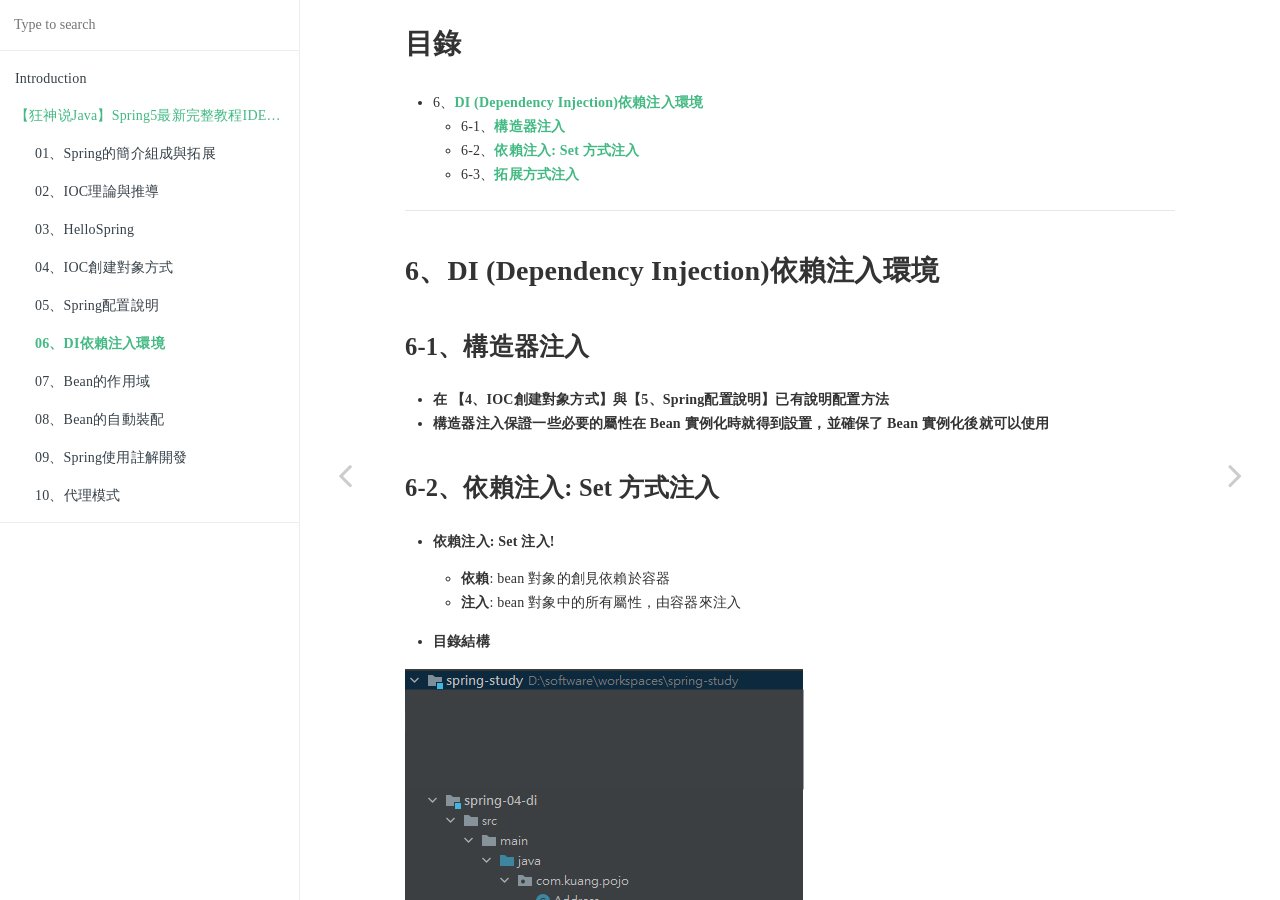
<file: 【狂神说Java】Spring5最新完整教程IDEA版通俗易懂/06、DI依賴注入環境/06、DI依賴注入環境.html>
<!DOCTYPE HTML>
<html lang="" >
    <head>
        <meta charset="UTF-8">
        <meta content="text/html; charset=utf-8" http-equiv="Content-Type">
        <title>06、DI依賴注入環境 · GitBook</title>
        <meta http-equiv="X-UA-Compatible" content="IE=edge" />
        <meta name="description" content="">
        <meta name="generator" content="GitBook 3.2.3">
        
        
        
    
    <link rel="stylesheet" href="../../gitbook/style.css">

    
            
                
                <link rel="stylesheet" href="../../gitbook/gitbook-plugin-search-pro/search.css">
                
            
                
                <link rel="stylesheet" href="../../gitbook/gitbook-plugin-back-to-top-button/plugin.css">
                
            
                
                <link rel="stylesheet" href="../../gitbook/gitbook-plugin-code/plugin.css">
                
            
                
                <link rel="stylesheet" href="../../gitbook/gitbook-plugin-pageview-count/plugin.css">
                
            
                
                <link rel="stylesheet" href="../../gitbook/gitbook-plugin-highlight/website.css">
                
            
                
                <link rel="stylesheet" href="../../gitbook/gitbook-plugin-fontsettings/website.css">
                
            
        

    

    
        
        <link rel="stylesheet" href="../../styles/website.css">
        
    
        
    
        
    
        
    
        
    
        
    

        
    
    
    <meta name="HandheldFriendly" content="true"/>
    <meta name="viewport" content="width=device-width, initial-scale=1, user-scalable=no">
    <meta name="apple-mobile-web-app-capable" content="yes">
    <meta name="apple-mobile-web-app-status-bar-style" content="black">
    <link rel="apple-touch-icon-precomposed" sizes="152x152" href="../../gitbook/images/apple-touch-icon-precomposed-152.png">
    <link rel="shortcut icon" href="../../gitbook/images/favicon.ico" type="image/x-icon">

    
    <link rel="next" href="../07、Bean的作用域/07、Bean的作用域.html" />
    
    
    <link rel="prev" href="../05、Spring配置說明/05、Spring配置說明.html" />
    

    </head>
    <body>
        
<div class="book">
    <div class="book-summary">
        
            
<div id="book-search-input" role="search">
    <input type="text" placeholder="Type to search" />
</div>

            
                <nav role="navigation">
                


<ul class="summary">
    
    

    

    
        
        
    
        <li class="chapter " data-level="1.1" data-path="../../">
            
                <a href="../../">
            
                    
                    Introduction
            
                </a>
            

            
        </li>
    
        <li class="chapter " data-level="1.2" >
            
                <span>
            
                    
                    【狂神说Java】Spring5最新完整教程IDEA版通俗易懂
            
                </span>
            

            
            <ul class="articles">
                
    
        <li class="chapter " data-level="1.2.1" data-path="../01、Spring的簡介組成與拓展/01、Spring的簡介組成與拓展.html">
            
                <a href="../01、Spring的簡介組成與拓展/01、Spring的簡介組成與拓展.html">
            
                    
                    01、Spring的簡介組成與拓展
            
                </a>
            

            
        </li>
    
        <li class="chapter " data-level="1.2.2" data-path="../02、IOC理論與推導/02、IOC理論與推導.html">
            
                <a href="../02、IOC理論與推導/02、IOC理論與推導.html">
            
                    
                    02、IOC理論與推導
            
                </a>
            

            
        </li>
    
        <li class="chapter " data-level="1.2.3" data-path="../03、HelloSpring/03、HelloSpring.html">
            
                <a href="../03、HelloSpring/03、HelloSpring.html">
            
                    
                    03、HelloSpring
            
                </a>
            

            
        </li>
    
        <li class="chapter " data-level="1.2.4" data-path="../04、IOC創建對象方式/04、IOC創建對象方式.html">
            
                <a href="../04、IOC創建對象方式/04、IOC創建對象方式.html">
            
                    
                    04、IOC創建對象方式
            
                </a>
            

            
        </li>
    
        <li class="chapter " data-level="1.2.5" data-path="../05、Spring配置說明/05、Spring配置說明.html">
            
                <a href="../05、Spring配置說明/05、Spring配置說明.html">
            
                    
                    05、Spring配置說明
            
                </a>
            

            
        </li>
    
        <li class="chapter active" data-level="1.2.6" data-path="06、DI依賴注入環境.html">
            
                <a href="06、DI依賴注入環境.html">
            
                    
                    06、DI依賴注入環境
            
                </a>
            

            
        </li>
    
        <li class="chapter " data-level="1.2.7" data-path="../07、Bean的作用域/07、Bean的作用域.html">
            
                <a href="../07、Bean的作用域/07、Bean的作用域.html">
            
                    
                    07、Bean的作用域
            
                </a>
            

            
        </li>
    
        <li class="chapter " data-level="1.2.8" data-path="../08、Bean的自動裝配/08、Bean的自動裝配.html">
            
                <a href="../08、Bean的自動裝配/08、Bean的自動裝配.html">
            
                    
                    08、Bean的自動裝配
            
                </a>
            

            
        </li>
    
        <li class="chapter " data-level="1.2.9" data-path="../09、Spring使用註解開發/09、Spring使用註解開發.html">
            
                <a href="../09、Spring使用註解開發/09、Spring使用註解開發.html">
            
                    
                    09、Spring使用註解開發
            
                </a>
            

            
        </li>
    
        <li class="chapter " data-level="1.2.10" data-path="../10、代理模式/10、代理模式.html">
            
                <a href="../10、代理模式/10、代理模式.html">
            
                    
                    10、代理模式
            
                </a>
            

            
        </li>
    

            </ul>
            
        </li>
    

    

    <li class="divider"></li>

    <li>
        <a href="https://www.gitbook.com" target="blank" class="gitbook-link">
            Published with GitBook
        </a>
    </li>
</ul>


                </nav>
            
        
    </div>

    <div class="book-body">
        
            <div class="body-inner">
                
                    

<div class="book-header" role="navigation">
    

    <!-- Title -->
    <h1>
        <i class="fa fa-circle-o-notch fa-spin"></i>
        <a href="../.." >06、DI依賴注入環境</a>
    </h1>
</div>




                    <div class="page-wrapper" tabindex="-1" role="main">
                        <div class="page-inner">
                            
<div id="book-search-results">
    <div class="search-noresults">
    
                                <section class="normal markdown-section">
                                
                                <h1 id="&#x76EE;&#x9304;">&#x76EE;&#x9304;</h1>

<ul>
<li>6&#x3001;<a href="#s1">DI (Dependency Injection)&#x4F9D;&#x8CF4;&#x6CE8;&#x5165;&#x74B0;&#x5883;</a><ul>
<li>6-1&#x3001;<a href="#s2">&#x69CB;&#x9020;&#x5668;&#x6CE8;&#x5165;</a></li>
<li>6-2&#x3001;<a href="#s3">&#x4F9D;&#x8CF4;&#x6CE8;&#x5165;: Set &#x65B9;&#x5F0F;&#x6CE8;&#x5165;</a></li>
<li>6-3&#x3001;<a href="#s4">&#x62D3;&#x5C55;&#x65B9;&#x5F0F;&#x6CE8;&#x5165;</a></li>
</ul>
</li>
</ul>
<hr>
<h1 id="6&#x3001;di-dependency-injection&#x4F9D;&#x8CF4;&#x6CE8;&#x5165;&#x74B0;&#x5883;">6&#x3001;DI (Dependency Injection)&#x4F9D;&#x8CF4;&#x6CE8;&#x5165;&#x74B0;&#x5883;<span id="s1"></span></h1>
<h2 id="6-1&#x3001;&#x69CB;&#x9020;&#x5668;&#x6CE8;&#x5165;">6-1&#x3001;&#x69CB;&#x9020;&#x5668;&#x6CE8;&#x5165;<span id="s2"></span></h2>
<ul>
<li><strong>&#x5728; &#x3010;4&#x3001;IOC&#x5275;&#x5EFA;&#x5C0D;&#x8C61;&#x65B9;&#x5F0F;&#x3011;&#x8207;&#x3010;5&#x3001;Spring&#x914D;&#x7F6E;&#x8AAA;&#x660E;&#x3011;&#x5DF2;&#x6709;&#x8AAA;&#x660E;&#x914D;&#x7F6E;&#x65B9;&#x6CD5;</strong></li>
<li><strong>&#x69CB;&#x9020;&#x5668;&#x6CE8;&#x5165;&#x4FDD;&#x8B49;&#x4E00;&#x4E9B;&#x5FC5;&#x8981;&#x7684;&#x5C6C;&#x6027;&#x5728; Bean &#x5BE6;&#x4F8B;&#x5316;&#x6642;&#x5C31;&#x5F97;&#x5230;&#x8A2D;&#x7F6E;&#xFF0C;&#x4E26;&#x78BA;&#x4FDD;&#x4E86; Bean &#x5BE6;&#x4F8B;&#x5316;&#x5F8C;&#x5C31;&#x53EF;&#x4EE5;&#x4F7F;&#x7528;</strong></li>
</ul>
<h2 id="6-2&#x3001;&#x4F9D;&#x8CF4;&#x6CE8;&#x5165;-set-&#x65B9;&#x5F0F;&#x6CE8;&#x5165;">6-2&#x3001;&#x4F9D;&#x8CF4;&#x6CE8;&#x5165;: Set &#x65B9;&#x5F0F;&#x6CE8;&#x5165;<span id="s3"></span></h2>
<ul>
<li><p><strong>&#x4F9D;&#x8CF4;&#x6CE8;&#x5165;: Set &#x6CE8;&#x5165;!</strong></p>
<ul>
<li><strong>&#x4F9D;&#x8CF4;</strong>: bean &#x5C0D;&#x8C61;&#x7684;&#x5275;&#x898B;&#x4F9D;&#x8CF4;&#x65BC;&#x5BB9;&#x5668;</li>
<li><strong>&#x6CE8;&#x5165;</strong>: bean &#x5C0D;&#x8C61;&#x4E2D;&#x7684;&#x6240;&#x6709;&#x5C6C;&#x6027;&#xFF0C;&#x7531;&#x5BB9;&#x5668;&#x4F86;&#x6CE8;&#x5165;</li>
</ul>
</li>
<li><p><strong>&#x76EE;&#x9304;&#x7D50;&#x69CB;</strong></p>
</li>
</ul>
<p><img src="image/01.dio.svg"></p>
<ul>
<li><strong>&#x8907;&#x96DC;&#x985E;&#x578B;</strong></li>
</ul>
<pre><code class="lang-java"><span class="hljs-keyword">package</span> com.kuang.pojo;

<span class="hljs-keyword">public</span> <span class="hljs-class"><span class="hljs-keyword">class</span> <span class="hljs-title">Address</span> </span>{
    <span class="hljs-keyword">private</span> String address;

    <span class="hljs-function"><span class="hljs-keyword">public</span> String <span class="hljs-title">getAddress</span><span class="hljs-params">()</span> </span>{
        <span class="hljs-keyword">return</span> address;
    }

    <span class="hljs-function"><span class="hljs-keyword">public</span> <span class="hljs-keyword">void</span> <span class="hljs-title">setAddress</span><span class="hljs-params">(String address)</span> </span>{
        <span class="hljs-keyword">this</span>.address = address;
    }

    <span class="hljs-meta">@Override</span>
    <span class="hljs-function"><span class="hljs-keyword">public</span> String <span class="hljs-title">toString</span><span class="hljs-params">()</span> </span>{
        <span class="hljs-keyword">return</span> <span class="hljs-string">&quot;Address{&quot;</span> +
                <span class="hljs-string">&quot;address=&apos;&quot;</span> + address + <span class="hljs-string">&apos;\&apos;&apos;</span> +
                <span class="hljs-string">&apos;}&apos;</span>;
    }
}
</code></pre>
<ul>
<li><strong>&#x771F;&#x5BE6;&#x6E2C;&#x8A66;&#x5C0D;&#x8C61;</strong></li>
</ul>
<pre><code class="lang-java"><span class="hljs-keyword">package</span> com.kuang.pojo;

<span class="hljs-keyword">import</span> java.util.*;

<span class="hljs-keyword">public</span> <span class="hljs-class"><span class="hljs-keyword">class</span> <span class="hljs-title">Student</span> </span>{

    <span class="hljs-keyword">private</span> String name;
    <span class="hljs-keyword">private</span> Address address;
    <span class="hljs-keyword">private</span> String[] books;
    <span class="hljs-keyword">private</span> List&lt;String&gt; hobbys;
    <span class="hljs-keyword">private</span> Map&lt;String,String&gt; card;
    <span class="hljs-keyword">private</span> Set&lt;String&gt; games;
    <span class="hljs-keyword">private</span> String wife;
    <span class="hljs-keyword">private</span> Properties info;

    <span class="hljs-function"><span class="hljs-keyword">public</span> String <span class="hljs-title">getName</span><span class="hljs-params">()</span> </span>{
        <span class="hljs-keyword">return</span> name;
    }

    <span class="hljs-function"><span class="hljs-keyword">public</span> <span class="hljs-keyword">void</span> <span class="hljs-title">setName</span><span class="hljs-params">(String name)</span> </span>{
        <span class="hljs-keyword">this</span>.name = name;
    }

    <span class="hljs-function"><span class="hljs-keyword">public</span> Address <span class="hljs-title">getAddress</span><span class="hljs-params">()</span> </span>{
        <span class="hljs-keyword">return</span> address;
    }

    <span class="hljs-function"><span class="hljs-keyword">public</span> <span class="hljs-keyword">void</span> <span class="hljs-title">setAddress</span><span class="hljs-params">(Address address)</span> </span>{
        <span class="hljs-keyword">this</span>.address = address;
    }

    <span class="hljs-keyword">public</span> String[] getBooks() {
        <span class="hljs-keyword">return</span> books;
    }

    <span class="hljs-function"><span class="hljs-keyword">public</span> <span class="hljs-keyword">void</span> <span class="hljs-title">setBooks</span><span class="hljs-params">(String[] books)</span> </span>{
        <span class="hljs-keyword">this</span>.books = books;
    }

    <span class="hljs-function"><span class="hljs-keyword">public</span> List&lt;String&gt; <span class="hljs-title">getHobbys</span><span class="hljs-params">()</span> </span>{
        <span class="hljs-keyword">return</span> hobbys;
    }

    <span class="hljs-function"><span class="hljs-keyword">public</span> <span class="hljs-keyword">void</span> <span class="hljs-title">setHobbys</span><span class="hljs-params">(List&lt;String&gt; hobbys)</span> </span>{
        <span class="hljs-keyword">this</span>.hobbys = hobbys;
    }

    <span class="hljs-function"><span class="hljs-keyword">public</span> Map&lt;String, String&gt; <span class="hljs-title">getCard</span><span class="hljs-params">()</span> </span>{
        <span class="hljs-keyword">return</span> card;
    }

    <span class="hljs-function"><span class="hljs-keyword">public</span> <span class="hljs-keyword">void</span> <span class="hljs-title">setCard</span><span class="hljs-params">(Map&lt;String, String&gt; card)</span> </span>{
        <span class="hljs-keyword">this</span>.card = card;
    }

    <span class="hljs-function"><span class="hljs-keyword">public</span> Set&lt;String&gt; <span class="hljs-title">getGames</span><span class="hljs-params">()</span> </span>{
        <span class="hljs-keyword">return</span> games;
    }

    <span class="hljs-function"><span class="hljs-keyword">public</span> <span class="hljs-keyword">void</span> <span class="hljs-title">setGames</span><span class="hljs-params">(Set&lt;String&gt; games)</span> </span>{
        <span class="hljs-keyword">this</span>.games = games;
    }

    <span class="hljs-function"><span class="hljs-keyword">public</span> String <span class="hljs-title">getWife</span><span class="hljs-params">()</span> </span>{
        <span class="hljs-keyword">return</span> wife;
    }

    <span class="hljs-function"><span class="hljs-keyword">public</span> <span class="hljs-keyword">void</span> <span class="hljs-title">setWife</span><span class="hljs-params">(String wife)</span> </span>{
        <span class="hljs-keyword">this</span>.wife = wife;
    }

    <span class="hljs-function"><span class="hljs-keyword">public</span> Properties <span class="hljs-title">getInfo</span><span class="hljs-params">()</span> </span>{
        <span class="hljs-keyword">return</span> info;
    }

    <span class="hljs-function"><span class="hljs-keyword">public</span> <span class="hljs-keyword">void</span> <span class="hljs-title">setInfo</span><span class="hljs-params">(Properties info)</span> </span>{
        <span class="hljs-keyword">this</span>.info = info;
    }

    <span class="hljs-meta">@Override</span>
    <span class="hljs-function"><span class="hljs-keyword">public</span> String <span class="hljs-title">toString</span><span class="hljs-params">()</span> </span>{
        <span class="hljs-keyword">return</span> <span class="hljs-string">&quot;Student{&quot;</span> +
                <span class="hljs-string">&quot;name=&apos;&quot;</span> + name + <span class="hljs-string">&apos;\&apos;&apos;</span> +
                <span class="hljs-string">&quot;, address=&quot;</span> + address +
                <span class="hljs-string">&quot;, books=&quot;</span> + Arrays.toString(books) +
                <span class="hljs-string">&quot;, hobbys=&quot;</span> + hobbys +
                <span class="hljs-string">&quot;, card=&quot;</span> + card +
                <span class="hljs-string">&quot;, games=&quot;</span> + games +
                <span class="hljs-string">&quot;, wife=&apos;&quot;</span> + wife + <span class="hljs-string">&apos;\&apos;&apos;</span> +
                <span class="hljs-string">&quot;, info=&quot;</span> + info +
                <span class="hljs-string">&apos;}&apos;</span>;
    }

}
</code></pre>
<ul>
<li><strong>&#x65B0;&#x589E; beans.xml</strong></li>
</ul>
<pre><code class="lang-xml"><span class="php"><span class="hljs-meta">&lt;?</span>xml version=<span class="hljs-string">&quot;1.0&quot;</span> encoding=<span class="hljs-string">&quot;UTF-8&quot;</span><span class="hljs-meta">?&gt;</span></span>
<span class="hljs-tag">&lt;<span class="hljs-name">beans</span> <span class="hljs-attr">xmlns</span>=<span class="hljs-string">&quot;http://www.springframework.org/schema/beans&quot;</span>
       <span class="hljs-attr">xmlns:xsi</span>=<span class="hljs-string">&quot;http://www.w3.org/2001/XMLSchema-instance&quot;</span>
       <span class="hljs-attr">xsi:schemaLocation</span>=<span class="hljs-string">&quot;http://www.springframework.org/schema/beans
        http://www.springframework.org/schema/beans/spring-beans.xsd&quot;</span>&gt;</span>

    <span class="hljs-tag">&lt;<span class="hljs-name">bean</span> <span class="hljs-attr">id</span>=<span class="hljs-string">&quot;student&quot;</span> <span class="hljs-attr">class</span>=<span class="hljs-string">&quot;com.kuang.pojo.Student&quot;</span>&gt;</span>
        <span class="hljs-comment">&lt;!-- &#x7B2C;&#x4E00;&#x7A2E;: &#x666E;&#x901A;&#x503C;&#x6CE8;&#x5165;&#xFF0C;value --&gt;</span>
        <span class="hljs-tag">&lt;<span class="hljs-name">property</span> <span class="hljs-attr">name</span>=<span class="hljs-string">&quot;name&quot;</span> <span class="hljs-attr">value</span>=<span class="hljs-string">&quot;1&quot;</span>/&gt;</span>
    <span class="hljs-tag">&lt;/<span class="hljs-name">bean</span>&gt;</span>

<span class="hljs-tag">&lt;/<span class="hljs-name">beans</span>&gt;</span>
</code></pre>
<ul>
<li><strong>&#x6E2C;&#x8A66;&#x985E; MyTest.java</strong></li>
</ul>
<pre><code class="lang-java"><span class="hljs-keyword">import</span> com.kuang.pojo.Student;
<span class="hljs-keyword">import</span> org.springframework.context.ApplicationContext;
<span class="hljs-keyword">import</span> org.springframework.context.support.ClassPathXmlApplicationContext;

<span class="hljs-keyword">public</span> <span class="hljs-class"><span class="hljs-keyword">class</span> <span class="hljs-title">MyTest</span> </span>{
    <span class="hljs-function"><span class="hljs-keyword">public</span> <span class="hljs-keyword">static</span> <span class="hljs-keyword">void</span> <span class="hljs-title">main</span><span class="hljs-params">(String[] args)</span> </span>{
        ApplicationContext context = <span class="hljs-keyword">new</span> ClassPathXmlApplicationContext(<span class="hljs-string">&quot;beans.xml&quot;</span>);
        Student student = (Student) context.getBean(<span class="hljs-string">&quot;student&quot;</span>);
        System.out.println(student.toString());
    }
}
</code></pre>
<ul>
<li><strong>&#x5B8C;&#x5584;&#x6CE8;&#x5165;&#x4FE1;&#x606F; beans.xml</strong></li>
</ul>
<pre><code class="lang-xml"><span class="php"><span class="hljs-meta">&lt;?</span>xml version=<span class="hljs-string">&quot;1.0&quot;</span> encoding=<span class="hljs-string">&quot;UTF-8&quot;</span><span class="hljs-meta">?&gt;</span></span>
<span class="hljs-tag">&lt;<span class="hljs-name">beans</span> <span class="hljs-attr">xmlns</span>=<span class="hljs-string">&quot;http://www.springframework.org/schema/beans&quot;</span>
       <span class="hljs-attr">xmlns:xsi</span>=<span class="hljs-string">&quot;http://www.w3.org/2001/XMLSchema-instance&quot;</span>
       <span class="hljs-attr">xsi:schemaLocation</span>=<span class="hljs-string">&quot;http://www.springframework.org/schema/beans
        http://www.springframework.org/schema/beans/spring-beans.xsd&quot;</span>&gt;</span>

    <span class="hljs-tag">&lt;<span class="hljs-name">bean</span> <span class="hljs-attr">id</span>=<span class="hljs-string">&quot;student&quot;</span> <span class="hljs-attr">class</span>=<span class="hljs-string">&quot;com.kuang.pojo.Student&quot;</span>&gt;</span>
        <span class="hljs-comment">&lt;!-- &#x7B2C;&#x4E00;&#x7A2E;: &#x666E;&#x901A;&#x503C;&#x6CE8;&#x5165;&#xFF0C;value --&gt;</span>
        <span class="hljs-tag">&lt;<span class="hljs-name">property</span> <span class="hljs-attr">name</span>=<span class="hljs-string">&quot;name&quot;</span> <span class="hljs-attr">value</span>=<span class="hljs-string">&quot;1&quot;</span>/&gt;</span>
        <span class="hljs-comment">&lt;!-- &#x7B2C;&#x4E8C;&#x7A2E;: Bean &#x6CE8;&#x5165;&#xFF0C;ref --&gt;</span>
        <span class="hljs-tag">&lt;<span class="hljs-name">property</span> <span class="hljs-attr">name</span>=<span class="hljs-string">&quot;address&quot;</span> <span class="hljs-attr">ref</span>=<span class="hljs-string">&quot;address&quot;</span>/&gt;</span>
        <span class="hljs-comment">&lt;!-- &#x7B2C;&#x4E09;&#x7A2E;: &#x6578;&#x7D44; --&gt;</span>
        <span class="hljs-tag">&lt;<span class="hljs-name">property</span> <span class="hljs-attr">name</span>=<span class="hljs-string">&quot;books&quot;</span>&gt;</span>
            <span class="hljs-tag">&lt;<span class="hljs-name">array</span>&gt;</span>
                <span class="hljs-tag">&lt;<span class="hljs-name">value</span>&gt;</span>&#x7D05;&#x6A13;&#x5922;<span class="hljs-tag">&lt;/<span class="hljs-name">value</span>&gt;</span>
                <span class="hljs-tag">&lt;<span class="hljs-name">value</span>&gt;</span>&#x897F;&#x904A;&#x8A18;<span class="hljs-tag">&lt;/<span class="hljs-name">value</span>&gt;</span>
                <span class="hljs-tag">&lt;<span class="hljs-name">value</span>&gt;</span>&#x6C34;&#x6EF8;&#x50B3;<span class="hljs-tag">&lt;/<span class="hljs-name">value</span>&gt;</span>
                <span class="hljs-tag">&lt;<span class="hljs-name">value</span>&gt;</span>&#x4E09;&#x570B;&#x6F14;&#x7FA9;<span class="hljs-tag">&lt;/<span class="hljs-name">value</span>&gt;</span>
            <span class="hljs-tag">&lt;/<span class="hljs-name">array</span>&gt;</span>
        <span class="hljs-tag">&lt;/<span class="hljs-name">property</span>&gt;</span>
        <span class="hljs-comment">&lt;!-- &#x7B2C;&#x56DB;&#x7A2E;: List --&gt;</span>
        <span class="hljs-tag">&lt;<span class="hljs-name">property</span> <span class="hljs-attr">name</span>=<span class="hljs-string">&quot;hobbys&quot;</span>&gt;</span>
            <span class="hljs-tag">&lt;<span class="hljs-name">list</span>&gt;</span>
                <span class="hljs-tag">&lt;<span class="hljs-name">value</span>&gt;</span>&#x807D;&#x6B4C;<span class="hljs-tag">&lt;/<span class="hljs-name">value</span>&gt;</span>
                <span class="hljs-tag">&lt;<span class="hljs-name">value</span>&gt;</span>&#x6572;&#x4EE3;&#x78BC;<span class="hljs-tag">&lt;/<span class="hljs-name">value</span>&gt;</span>
                <span class="hljs-tag">&lt;<span class="hljs-name">value</span>&gt;</span>&#x770B;&#x96FB;&#x5F71;<span class="hljs-tag">&lt;/<span class="hljs-name">value</span>&gt;</span>
            <span class="hljs-tag">&lt;/<span class="hljs-name">list</span>&gt;</span>
        <span class="hljs-tag">&lt;/<span class="hljs-name">property</span>&gt;</span>
        <span class="hljs-comment">&lt;!-- &#x7B2C;&#x56DB;&#x7A2E;: Map --&gt;</span>
        <span class="hljs-tag">&lt;<span class="hljs-name">property</span> <span class="hljs-attr">name</span>=<span class="hljs-string">&quot;card&quot;</span>&gt;</span>
            <span class="hljs-tag">&lt;<span class="hljs-name">map</span>&gt;</span>
                <span class="hljs-tag">&lt;<span class="hljs-name">entry</span> <span class="hljs-attr">key</span>=<span class="hljs-string">&quot;&#x8EAB;&#x5206;&#x8B49;&quot;</span> <span class="hljs-attr">value</span>=<span class="hljs-string">&quot;111111111&quot;</span>/&gt;</span>
                <span class="hljs-tag">&lt;<span class="hljs-name">entry</span> <span class="hljs-attr">key</span>=<span class="hljs-string">&quot;&#x9280;&#x884C;&#x5361;&quot;</span> <span class="hljs-attr">value</span>=<span class="hljs-string">&quot;111111111&quot;</span>/&gt;</span>
            <span class="hljs-tag">&lt;/<span class="hljs-name">map</span>&gt;</span>
        <span class="hljs-tag">&lt;/<span class="hljs-name">property</span>&gt;</span>
        <span class="hljs-comment">&lt;!-- &#x7B2C;&#x4E94;&#x7A2E;: Set --&gt;</span>
        <span class="hljs-tag">&lt;<span class="hljs-name">property</span> <span class="hljs-attr">name</span>=<span class="hljs-string">&quot;games&quot;</span>&gt;</span>
            <span class="hljs-tag">&lt;<span class="hljs-name">set</span>&gt;</span>
                <span class="hljs-tag">&lt;<span class="hljs-name">value</span>&gt;</span>LOL<span class="hljs-tag">&lt;/<span class="hljs-name">value</span>&gt;</span>
                <span class="hljs-tag">&lt;<span class="hljs-name">value</span>&gt;</span>COC<span class="hljs-tag">&lt;/<span class="hljs-name">value</span>&gt;</span>
                <span class="hljs-tag">&lt;<span class="hljs-name">value</span>&gt;</span>BOB<span class="hljs-tag">&lt;/<span class="hljs-name">value</span>&gt;</span>
            <span class="hljs-tag">&lt;/<span class="hljs-name">set</span>&gt;</span>
        <span class="hljs-tag">&lt;/<span class="hljs-name">property</span>&gt;</span>

        <span class="hljs-comment">&lt;!-- &#x7B2C;&#x516D;&#x7A2E;: null --&gt;</span>
        <span class="hljs-tag">&lt;<span class="hljs-name">property</span> <span class="hljs-attr">name</span>=<span class="hljs-string">&quot;wife&quot;</span>&gt;</span>
            <span class="hljs-tag">&lt;<span class="hljs-name">null</span>/&gt;</span>
        <span class="hljs-tag">&lt;/<span class="hljs-name">property</span>&gt;</span>

        <span class="hljs-comment">&lt;!-- &#x7B2C;&#x4E03;&#x7A2E;: Properties --&gt;</span>
        <span class="hljs-tag">&lt;<span class="hljs-name">property</span> <span class="hljs-attr">name</span>=<span class="hljs-string">&quot;info&quot;</span>&gt;</span>
            <span class="hljs-tag">&lt;<span class="hljs-name">props</span>&gt;</span>
                <span class="hljs-tag">&lt;<span class="hljs-name">prop</span> <span class="hljs-attr">key</span>=<span class="hljs-string">&quot;&#x5B78;&#x865F;&quot;</span>&gt;</span>20190525<span class="hljs-tag">&lt;/<span class="hljs-name">prop</span>&gt;</span>
                <span class="hljs-tag">&lt;<span class="hljs-name">prop</span> <span class="hljs-attr">key</span>=<span class="hljs-string">&quot;&#x6027;&#x5225;&quot;</span>&gt;</span>&#x7537;<span class="hljs-tag">&lt;/<span class="hljs-name">prop</span>&gt;</span>
                <span class="hljs-tag">&lt;<span class="hljs-name">prop</span> <span class="hljs-attr">key</span>=<span class="hljs-string">&quot;&#x59D3;&#x540D;&quot;</span>&gt;</span>&#x5C0F;&#x660E;<span class="hljs-tag">&lt;/<span class="hljs-name">prop</span>&gt;</span>
            <span class="hljs-tag">&lt;/<span class="hljs-name">props</span>&gt;</span>
        <span class="hljs-tag">&lt;/<span class="hljs-name">property</span>&gt;</span>
    <span class="hljs-tag">&lt;/<span class="hljs-name">bean</span>&gt;</span>

    <span class="hljs-comment">&lt;!-- &#x82E5;&#x8981;&#x4F7F;&#x7528; Bean &#x6CE8;&#x5165;&#xFF0C;&#x4E14;&#x8981;&#x53E6;&#x5916;&#x7D66;&#x4E88;&#x503C;&#x7684;&#x8A71;&#x5C31;&#x7528;&#x9019;&#x7A2E;&#x65B9;&#x5F0F;&#x7D66;&#x5C31;&#x597D;--&gt;</span>
    <span class="hljs-tag">&lt;<span class="hljs-name">bean</span> <span class="hljs-attr">id</span>=<span class="hljs-string">&quot;address&quot;</span> <span class="hljs-attr">class</span>=<span class="hljs-string">&quot;com.kuang.pojo.Address&quot;</span>&gt;</span>
        <span class="hljs-tag">&lt;<span class="hljs-name">property</span> <span class="hljs-attr">name</span>=<span class="hljs-string">&quot;address&quot;</span> <span class="hljs-attr">value</span>=<span class="hljs-string">&quot;123&quot;</span>&gt;</span><span class="hljs-tag">&lt;/<span class="hljs-name">property</span>&gt;</span>
    <span class="hljs-tag">&lt;/<span class="hljs-name">bean</span>&gt;</span>

<span class="hljs-tag">&lt;/<span class="hljs-name">beans</span>&gt;</span>
</code></pre>
<ul>
<li><strong>&#x57F7;&#x884C;&#x7D50;&#x679C;</strong></li>
</ul>
<pre><code class="lang-cs">Student{name=<span class="hljs-string">&apos;1&apos;</span>, address=Address{address=<span class="hljs-string">&apos;null&apos;</span>}, books=[&#x7D05;&#x6A13;&#x5922;, &#x897F;&#x904A;&#x8A18;, &#x6C34;&#x6EF8;&#x50B3;, &#x4E09;&#x570B;&#x6F14;&#x7FA9;], hobbys=[&#x807D;&#x6B4C;, &#x6572;&#x4EE3;&#x78BC;, &#x770B;&#x96FB;&#x5F71;], card={&#x8EAB;&#x5206;&#x8B49;=<span class="hljs-number">111111111</span>, &#x9280;&#x884C;&#x5361;=<span class="hljs-number">111111111</span>}, games=[LOL, COC, BOB], wife=<span class="hljs-string">&apos;null&apos;</span>, info={&#x5B78;&#x865F;=<span class="hljs-number">20190525</span>, &#x6027;&#x5225;=&#x7537;, &#x59D3;&#x540D;=&#x5C0F;&#x660E;}}
</code></pre>
<h2 id="6-3&#x3001;&#x62D3;&#x5C55;&#x65B9;&#x5F0F;&#x6CE8;&#x5165;">6-3&#x3001;&#x62D3;&#x5C55;&#x65B9;&#x5F0F;&#x6CE8;&#x5165;<span id="s4"></span></h2>
<ul>
<li><strong>&#x6211;&#x5011;&#x53EF;&#x4EE5;&#x4F7F;&#x7528; p &#x547D;&#x540D;&#x7A7A;&#x9593;&#x548C; c &#x547D;&#x540D;&#x7A7A;&#x9593;&#x9032;&#x884C;&#x6CE8;&#x5165;</strong><ul>
<li><strong>p &#x547D;&#x540D;&#x7A7A;&#x9593;&#xFF0C;&#x5B98;&#x65B9;&#x6559;&#x5B78;</strong>: <a href="https://docs.spring.io/spring-framework/docs/current/reference/html/core.html#beans-p-namespace" target="_blank">XML Shortcut with the p-namespace</a></li>
<li><strong>c &#x547D;&#x540D;&#x7A7A;&#x9593;&#xFF0C;&#x5B98;&#x65B9;&#x6559;&#x5B78;</strong>: <a href="https://docs.spring.io/spring-framework/docs/current/reference/html/core.html#beans-c-namespace" target="_blank">XML Shortcut with the c-namespace</a></li>
</ul>
</li>
<li><strong>&#x6CE8;&#x610F;: p &#x547D;&#x540D;&#x7A7A;&#x9593;&#x548C; c &#x547D;&#x540D;&#x7A7A;&#x9593;&#x4E0D;&#x80FD;&#x76F4;&#x63A5;&#x4F7F;&#x7528;&#xFF0C;&#x8981;&#x5C0E;&#x5165;&#x7D04;&#x675F;! (&#x5373;&#x5728; beans &#x6DFB;&#x52A0;)</strong></li>
</ul>
<pre><code class="lang-cs">xmlns:p=<span class="hljs-string">&quot;http://www.springframework.org/schema/p&quot;</span>
xmlns:c=<span class="hljs-string">&quot;http://www.springframework.org/schema/c&quot;</span>
</code></pre>
<ul>
<li><strong>&#x76EE;&#x9304;&#x7D50;&#x69CB;</strong></li>
</ul>
<p><img src="image/01.dio.svg"></p>
<ul>
<li><strong>User.java &#x65B0;&#x589E;&#x6709;&#x53C3;<a href="http://mm.tlrc.mcu.edu.tw/courses/fhwang/accredit/JAVA/__16.html" target="_blank">&#x5EFA;&#x69CB;&#x5B50;</a></strong> (&#x56E0;&#x70BA;C&#x6CE8;&#x5165;&#x662F;&#x4F7F;&#x7528;&#x5EFA;&#x69CB;&#x5B50;(&#x69CB;&#x9020;&#x5668;)&#x6CE8;&#x5165;&#x7684;&#xFF0C;&#x6240;&#x4EE5;&#x9700;&#x8981;&#x6709;&#x53C3;&#x7684;&#x5EFA;&#x69CB;&#x5B50;(&#x69CB;&#x9020;&#x5668;))</li>
</ul>
<pre><code class="lang-java"><span class="hljs-keyword">package</span> com.kuang.pojo;

<span class="hljs-keyword">public</span> <span class="hljs-class"><span class="hljs-keyword">class</span> <span class="hljs-title">User</span> </span>{

    <span class="hljs-keyword">private</span> String name;
    <span class="hljs-keyword">private</span> <span class="hljs-keyword">int</span> age;

    <span class="hljs-function"><span class="hljs-keyword">public</span> <span class="hljs-title">User</span><span class="hljs-params">()</span> </span>{
    }

    <span class="hljs-comment">// &#x6DFB;&#x52A0;&#x5EFA;&#x69CB;&#x5B50;(&#x69CB;&#x9020;&#x5668;)</span>
    <span class="hljs-function"><span class="hljs-keyword">public</span> <span class="hljs-title">User</span><span class="hljs-params">(String name, <span class="hljs-keyword">int</span> age)</span> </span>{
        <span class="hljs-keyword">this</span>.name = name;
        <span class="hljs-keyword">this</span>.age = age;
    }

    <span class="hljs-function"><span class="hljs-keyword">public</span> String <span class="hljs-title">getName</span><span class="hljs-params">()</span> </span>{
        <span class="hljs-keyword">return</span> name;
    }

    <span class="hljs-function"><span class="hljs-keyword">public</span> <span class="hljs-keyword">void</span> <span class="hljs-title">setName</span><span class="hljs-params">(String name)</span> </span>{
        <span class="hljs-keyword">this</span>.name = name;
    }

    <span class="hljs-function"><span class="hljs-keyword">public</span> <span class="hljs-keyword">int</span> <span class="hljs-title">getAge</span><span class="hljs-params">()</span> </span>{
        <span class="hljs-keyword">return</span> age;
    }

    <span class="hljs-function"><span class="hljs-keyword">public</span> <span class="hljs-keyword">void</span> <span class="hljs-title">setAge</span><span class="hljs-params">(<span class="hljs-keyword">int</span> age)</span> </span>{
        <span class="hljs-keyword">this</span>.age = age;
    }

    <span class="hljs-meta">@Override</span>
    <span class="hljs-function"><span class="hljs-keyword">public</span> String <span class="hljs-title">toString</span><span class="hljs-params">()</span> </span>{
        <span class="hljs-keyword">return</span> <span class="hljs-string">&quot;User{&quot;</span> +
                <span class="hljs-string">&quot;name=&apos;&quot;</span> + name + <span class="hljs-string">&apos;\&apos;&apos;</span> +
                <span class="hljs-string">&quot;, age=&quot;</span> + age +
                <span class="hljs-string">&apos;}&apos;</span>;
    }
}
</code></pre>
<ul>
<li><strong>&#x65B0;&#x589E; userBeans.xml</strong></li>
</ul>
<pre><code class="lang-xml"><span class="php"><span class="hljs-meta">&lt;?</span>xml version=<span class="hljs-string">&quot;1.0&quot;</span> encoding=<span class="hljs-string">&quot;UTF-8&quot;</span><span class="hljs-meta">?&gt;</span></span>
<span class="hljs-tag">&lt;<span class="hljs-name">beans</span> <span class="hljs-attr">xmlns</span>=<span class="hljs-string">&quot;http://www.springframework.org/schema/beans&quot;</span>
       <span class="hljs-attr">xmlns:xsi</span>=<span class="hljs-string">&quot;http://www.w3.org/2001/XMLSchema-instance&quot;</span>
       <span class="hljs-attr">xmlns:p</span>=<span class="hljs-string">&quot;http://www.springframework.org/schema/p&quot;</span>
       <span class="hljs-attr">xmlns:c</span>=<span class="hljs-string">&quot;http://www.springframework.org/schema/c&quot;</span>
       <span class="hljs-attr">xsi:schemaLocation</span>=<span class="hljs-string">&quot;http://www.springframework.org/schema/beans
        http://www.springframework.org/schema/beans/spring-beans.xsd&quot;</span>&gt;</span>

    <span class="hljs-comment">&lt;!-- p &#x547D;&#x540D;&#x7A7A;&#x9593;&#x6CE8;&#x5165;&#xFF0C;&#x53EF;&#x4EE5;&#x76F4;&#x63A5;&#x6CE8;&#x5165;&#x5C6C;&#x6027;&#x7684;&#x503C;: property --&gt;</span>
    <span class="hljs-tag">&lt;<span class="hljs-name">bean</span> <span class="hljs-attr">id</span>=<span class="hljs-string">&quot;user&quot;</span> <span class="hljs-attr">class</span>=<span class="hljs-string">&quot;com.kuang.pojo.User&quot;</span> <span class="hljs-attr">p:name</span>=<span class="hljs-string">&quot;&#x7434;&#x5C07;&quot;</span> <span class="hljs-attr">p:age</span>=<span class="hljs-string">&quot;18&quot;</span>/&gt;</span>

    <span class="hljs-comment">&lt;!-- c &#x547D;&#x540D;&#x7A7A;&#x9593;&#x6CE8;&#x5165;&#xFF0C;&#x901A;&#x904E;&#x69CB;&#x9020;&#x5668;&#x6CE8;&#x5165;: construct-args --&gt;</span>
    <span class="hljs-tag">&lt;<span class="hljs-name">bean</span> <span class="hljs-attr">id</span>=<span class="hljs-string">&quot;user2&quot;</span> <span class="hljs-attr">class</span>=<span class="hljs-string">&quot;com.kuang.pojo.User&quot;</span> <span class="hljs-attr">c:name</span>=<span class="hljs-string">&quot;&#x72C2;&#x795E;&quot;</span> <span class="hljs-attr">c:age</span>=<span class="hljs-string">&quot;18&quot;</span> <span class="hljs-attr">scope</span>=<span class="hljs-string">&quot;prototype&quot;</span>/&gt;</span>

<span class="hljs-tag">&lt;/<span class="hljs-name">beans</span>&gt;</span>
</code></pre>
<ul>
<li><strong>&#x4FEE;&#x6539; MyTest.java</strong></li>
</ul>
<pre><code class="lang-java"><span class="hljs-keyword">import</span> com.kuang.pojo.Student;
<span class="hljs-keyword">import</span> com.kuang.pojo.User;
<span class="hljs-keyword">import</span> org.junit.Test;
<span class="hljs-keyword">import</span> org.springframework.context.ApplicationContext;
<span class="hljs-keyword">import</span> org.springframework.context.support.ClassPathXmlApplicationContext;

<span class="hljs-keyword">public</span> <span class="hljs-class"><span class="hljs-keyword">class</span> <span class="hljs-title">MyTest</span> </span>{
    <span class="hljs-function"><span class="hljs-keyword">public</span> <span class="hljs-keyword">static</span> <span class="hljs-keyword">void</span> <span class="hljs-title">main</span><span class="hljs-params">(String[] args)</span> </span>{
        ApplicationContext context = <span class="hljs-keyword">new</span> ClassPathXmlApplicationContext(<span class="hljs-string">&quot;beans.xml&quot;</span>);
        Student student = (Student) context.getBean(<span class="hljs-string">&quot;student&quot;</span>);
        System.out.println(student.toString());
    }

    <span class="hljs-meta">@Test</span>
    <span class="hljs-function"><span class="hljs-keyword">public</span> <span class="hljs-keyword">void</span> <span class="hljs-title">test2</span><span class="hljs-params">()</span></span>{
        ApplicationContext context = <span class="hljs-keyword">new</span> ClassPathXmlApplicationContext(<span class="hljs-string">&quot;userBeans.xml&quot;</span>);
        <span class="hljs-comment">// &#x5F8C;&#x9762;&#x53EF;&#x4EE5;&#x5B9A;&#x7FA9;&#x53D6;&#x51FA;&#x4F86;&#x7684;&#x985E;&#x578B;&#xFF0C;&#x9019;&#x6A23;&#x5C31;&#x4E0D;&#x9808;&#x518D;&#x5F37;&#x8F49;</span>
        User user = context.getBean(<span class="hljs-string">&quot;user&quot;</span>, User.class);
        System.out.println(user);

        <span class="hljs-comment">// &#x4F7F;&#x7528;&#x5EFA;&#x69CB;&#x5B50;(&#x69CB;&#x9020;&#x5668;)&#x6CE8;&#x5165;</span>
        User user2 = context.getBean(<span class="hljs-string">&quot;user2&quot;</span>, User.class);
        System.out.println(user2);
    }
}
</code></pre>
<ul>
<li>&#x57F7;&#x884C;&#x7D50;&#x679C;</li>
</ul>
<p><img src="image/15.dio.svg"></p>
<hr>
<ul>
<li><a href="https://www.bilibili.com/video/BV1WE411d7Dv?p=8&amp;spm_id_from=pageDriver" target="_blank">&#x3010;&#x72C2;&#x795E;&#x8AAA;Java&#x3011;8&#x3001;DI&#x4F9D;&#x8CF4;&#x6CE8;&#x5165;&#x74B0;&#x5883;</a></li>
<li><a href="https://www.bilibili.com/video/BV1WE411d7Dv?p=9&amp;spm_id_from=pageDriver" target="_blank">&#x3010;&#x72C2;&#x795E;&#x8AAA;Java&#x3011;9&#x3001;&#x4F9D;&#x8CF4;&#x6CE8;&#x5165;&#x4E4B; set &#x6CE8;&#x5165;</a></li>
<li><a href="https://www.bilibili.com/video/BV1WE411d7Dv?p=10&amp;spm_id_from=pageDriver" target="_blank">&#x3010;&#x72C2;&#x795E;&#x8AAA;Java&#x3011;10&#x3001;c &#x547D;&#x540D;&#x548C; p &#x547D;&#x540D;&#x7A7A;&#x9593;&#x6CE8;&#x5165;</a></li>
</ul>
<hr>
<ul>
<li><a href="https://blog.csdn.net/zhujun_xiaoxin/article/details/52491705" target="_blank">IDEA&#x4E2D;&#x81EA;&#x52A8;&#x751F;&#x6210;get/set&#x7684;&#x65B9;&#x5F0F;</a></li>
<li><a href="https://www.cnblogs.com/joemsu/p/7688307.html" target="_blank">&#x3010;Spring&#x3011;&#x6D45;&#x8C08;spring&#x4E3A;&#x4EC0;&#x4E48;&#x63A8;&#x8350;&#x4F7F;&#x7528;&#x6784;&#x9020;&#x5668;&#x6CE8;&#x5165;</a></li>
</ul>

<script>console.log("plugin-popup....");document.onclick = function(e){ e.target.tagName === "IMG" && window.open(e.target.src,e.target.src)}</script><style>img{cursor:pointer}</style>
                                
                                </section>
                            
    </div>
    <div class="search-results">
        <div class="has-results">
            
            <h1 class="search-results-title"><span class='search-results-count'></span> results matching "<span class='search-query'></span>"</h1>
            <ul class="search-results-list"></ul>
            
        </div>
        <div class="no-results">
            
            <h1 class="search-results-title">No results matching "<span class='search-query'></span>"</h1>
            
        </div>
    </div>
</div>

                        </div>
                    </div>
                
            </div>

            
                
                <a href="../05、Spring配置說明/05、Spring配置說明.html" class="navigation navigation-prev " aria-label="Previous page: 05、Spring配置說明">
                    <i class="fa fa-angle-left"></i>
                </a>
                
                
                <a href="../07、Bean的作用域/07、Bean的作用域.html" class="navigation navigation-next " aria-label="Next page: 07、Bean的作用域">
                    <i class="fa fa-angle-right"></i>
                </a>
                
            
        
    </div>

    <script>
        var gitbook = gitbook || [];
        gitbook.push(function() {
            gitbook.page.hasChanged({"page":{"title":"06、DI依賴注入環境","level":"1.2.6","depth":2,"next":{"title":"07、Bean的作用域","level":"1.2.7","depth":2,"path":"【狂神说Java】Spring5最新完整教程IDEA版通俗易懂/07、Bean的作用域/07、Bean的作用域.md","ref":"【狂神说Java】Spring5最新完整教程IDEA版通俗易懂/07、Bean的作用域/07、Bean的作用域.md","articles":[]},"previous":{"title":"05、Spring配置說明","level":"1.2.5","depth":2,"path":"【狂神说Java】Spring5最新完整教程IDEA版通俗易懂/05、Spring配置說明/05、Spring配置說明.md","ref":"【狂神说Java】Spring5最新完整教程IDEA版通俗易懂/05、Spring配置說明/05、Spring配置說明.md","articles":[]},"dir":"ltr"},"config":{"gitbook":"*","theme":"default","variables":{},"plugins":["-search","search-pro","back-to-top-button","code","pageview-count","popup"],"pluginsConfig":{"search-pro":{"cutWordLib":"nodejieba","defineWord":["小需求","基础建设"]},"popup":{},"lunr":{"maxIndexSize":1000000,"ignoreSpecialCharacters":false},"code":{"copyButtons":true},"fontsettings":{"theme":"white","family":"sans","size":2},"highlight":{},"back-to-top-button":{},"pageview-count":{},"sharing":{"facebook":true,"twitter":true,"google":false,"weibo":false,"instapaper":false,"vk":false,"all":["facebook","google","twitter","weibo","instapaper"]},"theme-default":{"styles":{"website":"styles/website.css","pdf":"styles/pdf.css","epub":"styles/epub.css","mobi":"styles/mobi.css","ebook":"styles/ebook.css","print":"styles/print.css"},"showLevel":false}},"structure":{"langs":"LANGS.md","readme":"README.md","glossary":"GLOSSARY.md","summary":"SUMMARY.md"},"pdf":{"pageNumbers":true,"fontSize":12,"fontFamily":"Arial","paperSize":"a4","chapterMark":"pagebreak","pageBreaksBefore":"/","margin":{"right":62,"left":62,"top":56,"bottom":56}},"styles":{"website":"styles/website.css","pdf":"styles/pdf.css","epub":"styles/epub.css","mobi":"styles/mobi.css","ebook":"styles/ebook.css","print":"styles/print.css"}},"file":{"path":"【狂神说Java】Spring5最新完整教程IDEA版通俗易懂/06、DI依賴注入環境/06、DI依賴注入環境.md","mtime":"2021-05-15T18:02:06.811Z","type":"markdown"},"gitbook":{"version":"3.2.3","time":"2021-05-15T18:16:15.125Z"},"basePath":"../..","book":{"language":""}});
        });
    </script>
</div>

        
    <script src="../../gitbook/gitbook.js"></script>
    <script src="../../gitbook/theme.js"></script>
    
        
        <script src="../../gitbook/gitbook-plugin-search-pro/jquery.mark.min.js"></script>
        
    
        
        <script src="../../gitbook/gitbook-plugin-search-pro/search.js"></script>
        
    
        
        <script src="../../gitbook/gitbook-plugin-back-to-top-button/plugin.js"></script>
        
    
        
        <script src="../../gitbook/gitbook-plugin-code/plugin.js"></script>
        
    
        
        <script src="../../gitbook/gitbook-plugin-pageview-count/plugin.js"></script>
        
    
        
        <script src="../../gitbook/gitbook-plugin-lunr/lunr.min.js"></script>
        
    
        
        <script src="../../gitbook/gitbook-plugin-lunr/search-lunr.js"></script>
        
    
        
        <script src="../../gitbook/gitbook-plugin-sharing/buttons.js"></script>
        
    
        
        <script src="../../gitbook/gitbook-plugin-fontsettings/fontsettings.js"></script>
        
    

    </body>
</html>
</file>
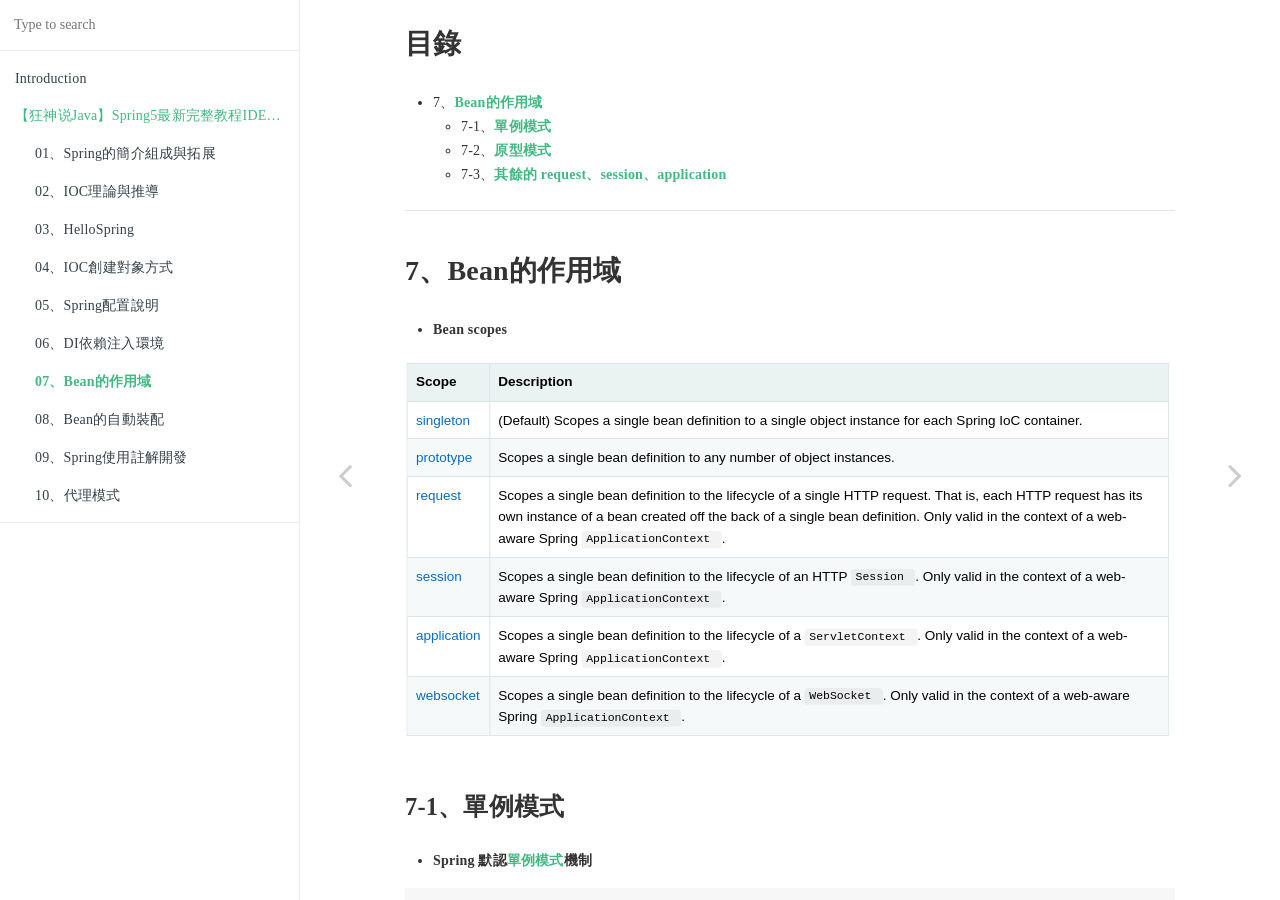
<file: 【狂神说Java】Spring5最新完整教程IDEA版通俗易懂/07、Bean的作用域/07、Bean的作用域.html>
<!DOCTYPE HTML>
<html lang="" >
    <head>
        <meta charset="UTF-8">
        <meta content="text/html; charset=utf-8" http-equiv="Content-Type">
        <title>07、Bean的作用域 · GitBook</title>
        <meta http-equiv="X-UA-Compatible" content="IE=edge" />
        <meta name="description" content="">
        <meta name="generator" content="GitBook 3.2.3">
        
        
        
    
    <link rel="stylesheet" href="../../gitbook/style.css">

    
            
                
                <link rel="stylesheet" href="../../gitbook/gitbook-plugin-search-pro/search.css">
                
            
                
                <link rel="stylesheet" href="../../gitbook/gitbook-plugin-back-to-top-button/plugin.css">
                
            
                
                <link rel="stylesheet" href="../../gitbook/gitbook-plugin-code/plugin.css">
                
            
                
                <link rel="stylesheet" href="../../gitbook/gitbook-plugin-pageview-count/plugin.css">
                
            
                
                <link rel="stylesheet" href="../../gitbook/gitbook-plugin-highlight/website.css">
                
            
                
                <link rel="stylesheet" href="../../gitbook/gitbook-plugin-fontsettings/website.css">
                
            
        

    

    
        
        <link rel="stylesheet" href="../../styles/website.css">
        
    
        
    
        
    
        
    
        
    
        
    

        
    
    
    <meta name="HandheldFriendly" content="true"/>
    <meta name="viewport" content="width=device-width, initial-scale=1, user-scalable=no">
    <meta name="apple-mobile-web-app-capable" content="yes">
    <meta name="apple-mobile-web-app-status-bar-style" content="black">
    <link rel="apple-touch-icon-precomposed" sizes="152x152" href="../../gitbook/images/apple-touch-icon-precomposed-152.png">
    <link rel="shortcut icon" href="../../gitbook/images/favicon.ico" type="image/x-icon">

    
    <link rel="next" href="../08、Bean的自動裝配/08、Bean的自動裝配.html" />
    
    
    <link rel="prev" href="../06、DI依賴注入環境/06、DI依賴注入環境.html" />
    

    </head>
    <body>
        
<div class="book">
    <div class="book-summary">
        
            
<div id="book-search-input" role="search">
    <input type="text" placeholder="Type to search" />
</div>

            
                <nav role="navigation">
                


<ul class="summary">
    
    

    

    
        
        
    
        <li class="chapter " data-level="1.1" data-path="../../">
            
                <a href="../../">
            
                    
                    Introduction
            
                </a>
            

            
        </li>
    
        <li class="chapter " data-level="1.2" >
            
                <span>
            
                    
                    【狂神说Java】Spring5最新完整教程IDEA版通俗易懂
            
                </span>
            

            
            <ul class="articles">
                
    
        <li class="chapter " data-level="1.2.1" data-path="../01、Spring的簡介組成與拓展/01、Spring的簡介組成與拓展.html">
            
                <a href="../01、Spring的簡介組成與拓展/01、Spring的簡介組成與拓展.html">
            
                    
                    01、Spring的簡介組成與拓展
            
                </a>
            

            
        </li>
    
        <li class="chapter " data-level="1.2.2" data-path="../02、IOC理論與推導/02、IOC理論與推導.html">
            
                <a href="../02、IOC理論與推導/02、IOC理論與推導.html">
            
                    
                    02、IOC理論與推導
            
                </a>
            

            
        </li>
    
        <li class="chapter " data-level="1.2.3" data-path="../03、HelloSpring/03、HelloSpring.html">
            
                <a href="../03、HelloSpring/03、HelloSpring.html">
            
                    
                    03、HelloSpring
            
                </a>
            

            
        </li>
    
        <li class="chapter " data-level="1.2.4" data-path="../04、IOC創建對象方式/04、IOC創建對象方式.html">
            
                <a href="../04、IOC創建對象方式/04、IOC創建對象方式.html">
            
                    
                    04、IOC創建對象方式
            
                </a>
            

            
        </li>
    
        <li class="chapter " data-level="1.2.5" data-path="../05、Spring配置說明/05、Spring配置說明.html">
            
                <a href="../05、Spring配置說明/05、Spring配置說明.html">
            
                    
                    05、Spring配置說明
            
                </a>
            

            
        </li>
    
        <li class="chapter " data-level="1.2.6" data-path="../06、DI依賴注入環境/06、DI依賴注入環境.html">
            
                <a href="../06、DI依賴注入環境/06、DI依賴注入環境.html">
            
                    
                    06、DI依賴注入環境
            
                </a>
            

            
        </li>
    
        <li class="chapter active" data-level="1.2.7" data-path="07、Bean的作用域.html">
            
                <a href="07、Bean的作用域.html">
            
                    
                    07、Bean的作用域
            
                </a>
            

            
        </li>
    
        <li class="chapter " data-level="1.2.8" data-path="../08、Bean的自動裝配/08、Bean的自動裝配.html">
            
                <a href="../08、Bean的自動裝配/08、Bean的自動裝配.html">
            
                    
                    08、Bean的自動裝配
            
                </a>
            

            
        </li>
    
        <li class="chapter " data-level="1.2.9" data-path="../09、Spring使用註解開發/09、Spring使用註解開發.html">
            
                <a href="../09、Spring使用註解開發/09、Spring使用註解開發.html">
            
                    
                    09、Spring使用註解開發
            
                </a>
            

            
        </li>
    
        <li class="chapter " data-level="1.2.10" data-path="../10、代理模式/10、代理模式.html">
            
                <a href="../10、代理模式/10、代理模式.html">
            
                    
                    10、代理模式
            
                </a>
            

            
        </li>
    

            </ul>
            
        </li>
    

    

    <li class="divider"></li>

    <li>
        <a href="https://www.gitbook.com" target="blank" class="gitbook-link">
            Published with GitBook
        </a>
    </li>
</ul>


                </nav>
            
        
    </div>

    <div class="book-body">
        
            <div class="body-inner">
                
                    

<div class="book-header" role="navigation">
    

    <!-- Title -->
    <h1>
        <i class="fa fa-circle-o-notch fa-spin"></i>
        <a href="../.." >07、Bean的作用域</a>
    </h1>
</div>




                    <div class="page-wrapper" tabindex="-1" role="main">
                        <div class="page-inner">
                            
<div id="book-search-results">
    <div class="search-noresults">
    
                                <section class="normal markdown-section">
                                
                                <h1 id="&#x76EE;&#x9304;">&#x76EE;&#x9304;</h1>

<ul>
<li>7&#x3001;<a href="#s1">Bean&#x7684;&#x4F5C;&#x7528;&#x57DF;</a><ul>
<li>7-1&#x3001;<a href="#s2">&#x55AE;&#x4F8B;&#x6A21;&#x5F0F;</a></li>
<li>7-2&#x3001;<a href="#s3">&#x539F;&#x578B;&#x6A21;&#x5F0F;</a></li>
<li>7-3&#x3001;<a href="#s4">&#x5176;&#x9918;&#x7684; request&#x3001;session&#x3001;application</a></li>
</ul>
</li>
</ul>
<hr>
<h1 id="7&#x3001;bean&#x7684;&#x4F5C;&#x7528;&#x57DF;">7&#x3001;Bean&#x7684;&#x4F5C;&#x7528;&#x57DF;<span id="s1"></span></h1>
<ul>
<li><strong>Bean scopes</strong></li>
</ul>
<p><img src="image/16.dio.svg"></p>
<h2 id="7-1&#x3001;&#x55AE;&#x4F8B;&#x6A21;&#x5F0F;">7-1&#x3001;&#x55AE;&#x4F8B;&#x6A21;&#x5F0F;<span id="s2"></span></h2>
<ul>
<li><strong>Spring &#x9ED8;&#x8A8D;<a href="https://docs.spring.io/spring-framework/docs/current/reference/html/core.html#beans-factory-scopes-prototype" target="_blank">&#x55AE;&#x4F8B;&#x6A21;&#x5F0F;</a>&#x6A5F;&#x5236;</strong></li>
</ul>
<pre><code class="lang-xml"><span class="hljs-tag">&lt;<span class="hljs-name">bean</span> <span class="hljs-attr">id</span>=<span class="hljs-string">&quot;user2&quot;</span> <span class="hljs-attr">class</span>=<span class="hljs-string">&quot;com.kuang.pojo.User&quot;</span> <span class="hljs-attr">c:name</span>=<span class="hljs-string">&quot;&#x72C2;&#x795E;&quot;</span> <span class="hljs-attr">c:age</span>=<span class="hljs-string">&quot;18&quot;</span> <span class="hljs-attr">scope</span>=<span class="hljs-string">&quot;singleton&quot;</span>/&gt;</span>
</code></pre>
<ul>
<li><strong>MyTest.java</strong></li>
</ul>
<pre><code class="lang-java"><span class="hljs-keyword">import</span> com.kuang.pojo.Student;
<span class="hljs-keyword">import</span> com.kuang.pojo.User;
<span class="hljs-keyword">import</span> org.junit.Test;
<span class="hljs-keyword">import</span> org.springframework.context.ApplicationContext;
<span class="hljs-keyword">import</span> org.springframework.context.support.ClassPathXmlApplicationContext;

<span class="hljs-keyword">public</span> <span class="hljs-class"><span class="hljs-keyword">class</span> <span class="hljs-title">MyTest</span> </span>{
    <span class="hljs-function"><span class="hljs-keyword">public</span> <span class="hljs-keyword">static</span> <span class="hljs-keyword">void</span> <span class="hljs-title">main</span><span class="hljs-params">(String[] args)</span> </span>{
        ApplicationContext context = <span class="hljs-keyword">new</span> ClassPathXmlApplicationContext(<span class="hljs-string">&quot;beans.xml&quot;</span>);
        Student student = (Student) context.getBean(<span class="hljs-string">&quot;student&quot;</span>);
        System.out.println(student.toString());
    }

    <span class="hljs-meta">@Test</span>
    <span class="hljs-function"><span class="hljs-keyword">public</span> <span class="hljs-keyword">void</span> <span class="hljs-title">test2</span><span class="hljs-params">()</span></span>{
        ApplicationContext context = <span class="hljs-keyword">new</span> ClassPathXmlApplicationContext(<span class="hljs-string">&quot;userBeans.xml&quot;</span>);
        <span class="hljs-comment">// &#x55AE;&#x4F8B;&#x6A21;&#x5F0F;&#xFF0C;&#x6BCF;&#x6B21;&#x53BB; get &#x7684;&#x6642;&#x5019;&#x90FD;&#x662F;&#x540C;&#x4E00;&#x500B;&#x5C0D;&#x8C61;</span>
        User user = context.getBean(<span class="hljs-string">&quot;user2&quot;</span>, User.class);
        User user2 = context.getBean(<span class="hljs-string">&quot;user2&quot;</span>, User.class);
        System.out.println(user.hashCode());
        System.out.println(user2.hashCode());
        System.out.println(user == user2);
    }
}
</code></pre>
<ul>
<li><strong>&#x57F7;&#x884C;&#x7D50;&#x679C;</strong></li>
</ul>
<pre><code class="lang-cs"><span class="hljs-number">2074185499</span>
<span class="hljs-number">2074185499</span>
<span class="hljs-keyword">true</span>
</code></pre>
<h2 id="7-2&#x3001;&#x539F;&#x578B;&#x6A21;&#x5F0F;">7-2&#x3001;&#x539F;&#x578B;&#x6A21;&#x5F0F;<span id="s3"></span></h2>
<ul>
<li><strong><a href="https://docs.spring.io/spring-framework/docs/current/reference/html/core.html#beans-factory-scopes-prototype" target="_blank">&#x539F;&#x578B;&#x6A21;&#x5F0F;</a>: &#x6BCF;&#x6B21;&#x5F9E;&#x5BB9;&#x5668;&#x4E2D; get &#x7684;&#x6642;&#x5019;&#xFF0C;&#x90FD;&#x6703;&#x7522;&#x751F;&#x4E00;&#x500B;&#x65B0;&#x7684;&#x5C0D;&#x8C61;!</strong></li>
</ul>
<pre><code class="lang-cs">&lt;bean id=<span class="hljs-string">&quot;user2&quot;</span> <span class="hljs-keyword">class</span>=<span class="hljs-string">&quot;com.kuang.pojo.User&quot;</span> c:name=<span class="hljs-string">&quot;&#x72C2;&#x795E;&quot;</span> c:age=<span class="hljs-string">&quot;18&quot;</span> scope=<span class="hljs-string">&quot;prototype&quot;</span>/&gt;
</code></pre>
<ul>
<li><strong>MyTest.java</strong></li>
</ul>
<pre><code class="lang-java"><span class="hljs-keyword">import</span> com.kuang.pojo.Student;
<span class="hljs-keyword">import</span> com.kuang.pojo.User;
<span class="hljs-keyword">import</span> org.junit.Test;
<span class="hljs-keyword">import</span> org.springframework.context.ApplicationContext;
<span class="hljs-keyword">import</span> org.springframework.context.support.ClassPathXmlApplicationContext;

<span class="hljs-keyword">public</span> <span class="hljs-class"><span class="hljs-keyword">class</span> <span class="hljs-title">MyTest</span> </span>{
    <span class="hljs-function"><span class="hljs-keyword">public</span> <span class="hljs-keyword">static</span> <span class="hljs-keyword">void</span> <span class="hljs-title">main</span><span class="hljs-params">(String[] args)</span> </span>{
        ApplicationContext context = <span class="hljs-keyword">new</span> ClassPathXmlApplicationContext(<span class="hljs-string">&quot;beans.xml&quot;</span>);
        Student student = (Student) context.getBean(<span class="hljs-string">&quot;student&quot;</span>);
        System.out.println(student.toString());
    }

    <span class="hljs-meta">@Test</span>
    <span class="hljs-function"><span class="hljs-keyword">public</span> <span class="hljs-keyword">void</span> <span class="hljs-title">test2</span><span class="hljs-params">()</span></span>{
        ApplicationContext context = <span class="hljs-keyword">new</span> ClassPathXmlApplicationContext(<span class="hljs-string">&quot;userBeans.xml&quot;</span>);
        <span class="hljs-comment">// &#x539F;&#x578B;&#x6A21;&#x5F0F;&#xFF0C;&#x6BCF;&#x6B21;&#x53BB; get &#x7684;&#x6642;&#x5019;&#x6703;&#x7522;&#x751F;&#x4E00;&#x500B;&#x65B0;&#x7684;&#x5C0D;&#x8C61;</span>
        User user = context.getBean(<span class="hljs-string">&quot;user2&quot;</span>, User.class);
        User user2 = context.getBean(<span class="hljs-string">&quot;user2&quot;</span>, User.class);
        System.out.println(user.hashCode());
        System.out.println(user2.hashCode());
        System.out.println(user == user2);
    }
}
</code></pre>
<ul>
<li><strong>&#x57F7;&#x884C;&#x7D50;&#x679C;</strong></li>
</ul>
<pre><code class="lang-cs"><span class="hljs-number">797925218</span>
<span class="hljs-number">275310919</span>
<span class="hljs-keyword">false</span>
</code></pre>
<h2 id="7-3&#x3001;&#x5176;&#x9918;&#x7684;-request&#x3001;session&#x3001;application">7-3&#x3001;&#x5176;&#x9918;&#x7684; request&#x3001;session&#x3001;application<span id="s4"></span></h2>
<ul>
<li><strong>&#x9019;&#x4E9B;&#x53EA;&#x80FD;&#x5728; web &#x958B;&#x767C;&#x4E2D;&#x4F7F;&#x7528;&#x5230;!</strong> (&#x914D;&#x7F6E; <strong><a href="https://docs.spring.io/spring-framework/docs/current/reference/html/core.html#beans-factory-scopes-other-web-configuration" target="_blank">&#x76E3;&#x807D;&#x5668;...</a></strong> &#x7B49;&#x7B49;)</li>
</ul>
<hr>
<ul>
<li><a href="https://www.bilibili.com/video/BV1WE411d7Dv?p=11&amp;spm_id_from=pageDriver" target="_blank">&#x3010;&#x72C2;&#x795E;&#x8AAA;Java&#x3011;11&#x3001;Bean &#x7684;&#x4F5C;&#x7528;&#x57DF;</a></li>
</ul>
<hr>
<ul>
<li><a href="https://skyyen999.gitbooks.io/-study-design-pattern-in-java/content/singleton.html" target="_blank">&#x55AE;&#x4F8B;&#x6A21;&#x5F0F; Singleton</a></li>
<li><a href="https://ithelp.ithome.com.tw/articles/10234520" target="_blank">&#x3010;D6 - &#x4E09;&#x570B;&#x9F0E;&#x7ACB;&#x6642;&#x4EE3;&#x3011;&#x4E09;&#x5927;&#x524D;&#x7AEF;&#x6642;&#x4EE3; -- &#x70BA;&#x4F55;&#x6211;&#x9078;&#x64C7;&#x4E86;Vue?</a></li>
<li><a href="https://terrylee7788.wordpress.com/2019/10/24/angular-vs-react-vs-vue/" target="_blank">[&#x7FFB;&#x8B6F;] ANGULAR VS REACT VS VUE</a></li>
<li><a href="https://eddychang.me/typescript-quick-start-in-10-mins" target="_blank">TypeScript 10&#x5206;&#x9418;&#x5FEB;&#x901F;&#x5165;&#x9580;</a></li>
<li><a href="https://ithelp.ithome.com.tw/articles/10202827" target="_blank">[Angular &#x6DF1;&#x5165;&#x6DFA;&#x51FA;&#x4E09;&#x5341;&#x5929;] Day 02 - &#x70BA;&#x4EC0;&#x9EBC;&#x662F; Angular&#xFF1F;</a></li>
</ul>

<script>console.log("plugin-popup....");document.onclick = function(e){ e.target.tagName === "IMG" && window.open(e.target.src,e.target.src)}</script><style>img{cursor:pointer}</style>
                                
                                </section>
                            
    </div>
    <div class="search-results">
        <div class="has-results">
            
            <h1 class="search-results-title"><span class='search-results-count'></span> results matching "<span class='search-query'></span>"</h1>
            <ul class="search-results-list"></ul>
            
        </div>
        <div class="no-results">
            
            <h1 class="search-results-title">No results matching "<span class='search-query'></span>"</h1>
            
        </div>
    </div>
</div>

                        </div>
                    </div>
                
            </div>

            
                
                <a href="../06、DI依賴注入環境/06、DI依賴注入環境.html" class="navigation navigation-prev " aria-label="Previous page: 06、DI依賴注入環境">
                    <i class="fa fa-angle-left"></i>
                </a>
                
                
                <a href="../08、Bean的自動裝配/08、Bean的自動裝配.html" class="navigation navigation-next " aria-label="Next page: 08、Bean的自動裝配">
                    <i class="fa fa-angle-right"></i>
                </a>
                
            
        
    </div>

    <script>
        var gitbook = gitbook || [];
        gitbook.push(function() {
            gitbook.page.hasChanged({"page":{"title":"07、Bean的作用域","level":"1.2.7","depth":2,"next":{"title":"08、Bean的自動裝配","level":"1.2.8","depth":2,"path":"【狂神说Java】Spring5最新完整教程IDEA版通俗易懂/08、Bean的自動裝配/08、Bean的自動裝配.md","ref":"【狂神说Java】Spring5最新完整教程IDEA版通俗易懂/08、Bean的自動裝配/08、Bean的自動裝配.md","articles":[]},"previous":{"title":"06、DI依賴注入環境","level":"1.2.6","depth":2,"path":"【狂神说Java】Spring5最新完整教程IDEA版通俗易懂/06、DI依賴注入環境/06、DI依賴注入環境.md","ref":"【狂神说Java】Spring5最新完整教程IDEA版通俗易懂/06、DI依賴注入環境/06、DI依賴注入環境.md","articles":[]},"dir":"ltr"},"config":{"gitbook":"*","theme":"default","variables":{},"plugins":["-search","search-pro","back-to-top-button","code","pageview-count","popup"],"pluginsConfig":{"search-pro":{"cutWordLib":"nodejieba","defineWord":["小需求","基础建设"]},"popup":{},"lunr":{"maxIndexSize":1000000,"ignoreSpecialCharacters":false},"code":{"copyButtons":true},"fontsettings":{"theme":"white","family":"sans","size":2},"highlight":{},"back-to-top-button":{},"pageview-count":{},"sharing":{"facebook":true,"twitter":true,"google":false,"weibo":false,"instapaper":false,"vk":false,"all":["facebook","google","twitter","weibo","instapaper"]},"theme-default":{"styles":{"website":"styles/website.css","pdf":"styles/pdf.css","epub":"styles/epub.css","mobi":"styles/mobi.css","ebook":"styles/ebook.css","print":"styles/print.css"},"showLevel":false}},"structure":{"langs":"LANGS.md","readme":"README.md","glossary":"GLOSSARY.md","summary":"SUMMARY.md"},"pdf":{"pageNumbers":true,"fontSize":12,"fontFamily":"Arial","paperSize":"a4","chapterMark":"pagebreak","pageBreaksBefore":"/","margin":{"right":62,"left":62,"top":56,"bottom":56}},"styles":{"website":"styles/website.css","pdf":"styles/pdf.css","epub":"styles/epub.css","mobi":"styles/mobi.css","ebook":"styles/ebook.css","print":"styles/print.css"}},"file":{"path":"【狂神说Java】Spring5最新完整教程IDEA版通俗易懂/07、Bean的作用域/07、Bean的作用域.md","mtime":"2021-05-15T18:01:55.988Z","type":"markdown"},"gitbook":{"version":"3.2.3","time":"2021-05-15T18:16:15.125Z"},"basePath":"../..","book":{"language":""}});
        });
    </script>
</div>

        
    <script src="../../gitbook/gitbook.js"></script>
    <script src="../../gitbook/theme.js"></script>
    
        
        <script src="../../gitbook/gitbook-plugin-search-pro/jquery.mark.min.js"></script>
        
    
        
        <script src="../../gitbook/gitbook-plugin-search-pro/search.js"></script>
        
    
        
        <script src="../../gitbook/gitbook-plugin-back-to-top-button/plugin.js"></script>
        
    
        
        <script src="../../gitbook/gitbook-plugin-code/plugin.js"></script>
        
    
        
        <script src="../../gitbook/gitbook-plugin-pageview-count/plugin.js"></script>
        
    
        
        <script src="../../gitbook/gitbook-plugin-lunr/lunr.min.js"></script>
        
    
        
        <script src="../../gitbook/gitbook-plugin-lunr/search-lunr.js"></script>
        
    
        
        <script src="../../gitbook/gitbook-plugin-sharing/buttons.js"></script>
        
    
        
        <script src="../../gitbook/gitbook-plugin-fontsettings/fontsettings.js"></script>
        
    

    </body>
</html>
</file>
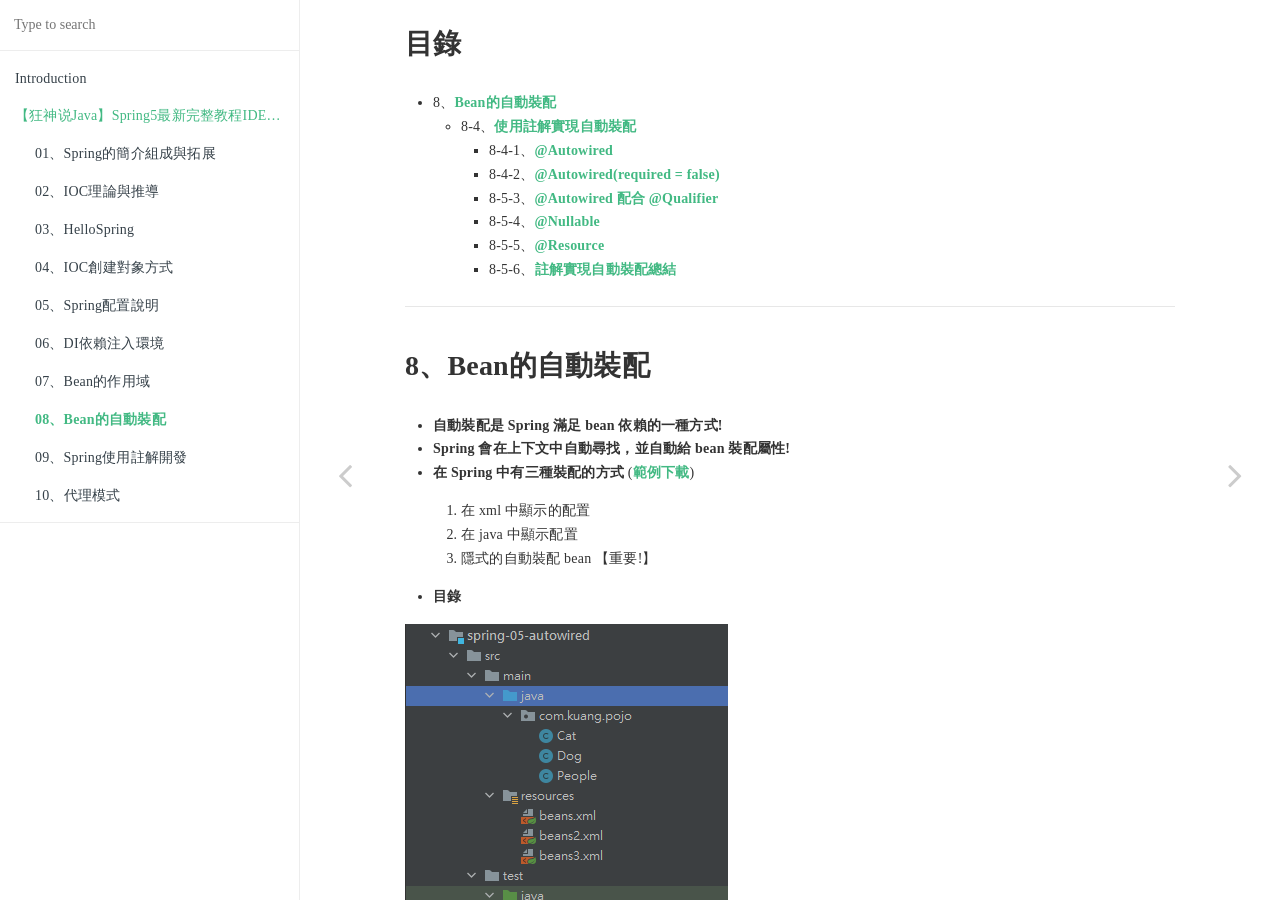
<file: 【狂神说Java】Spring5最新完整教程IDEA版通俗易懂/08、Bean的自動裝配/08、Bean的自動裝配.html>
<!DOCTYPE HTML>
<html lang="" >
    <head>
        <meta charset="UTF-8">
        <meta content="text/html; charset=utf-8" http-equiv="Content-Type">
        <title>08、Bean的自動裝配 · GitBook</title>
        <meta http-equiv="X-UA-Compatible" content="IE=edge" />
        <meta name="description" content="">
        <meta name="generator" content="GitBook 3.2.3">
        
        
        
    
    <link rel="stylesheet" href="../../gitbook/style.css">

    
            
                
                <link rel="stylesheet" href="../../gitbook/gitbook-plugin-search-pro/search.css">
                
            
                
                <link rel="stylesheet" href="../../gitbook/gitbook-plugin-back-to-top-button/plugin.css">
                
            
                
                <link rel="stylesheet" href="../../gitbook/gitbook-plugin-code/plugin.css">
                
            
                
                <link rel="stylesheet" href="../../gitbook/gitbook-plugin-pageview-count/plugin.css">
                
            
                
                <link rel="stylesheet" href="../../gitbook/gitbook-plugin-highlight/website.css">
                
            
                
                <link rel="stylesheet" href="../../gitbook/gitbook-plugin-fontsettings/website.css">
                
            
        

    

    
        
        <link rel="stylesheet" href="../../styles/website.css">
        
    
        
    
        
    
        
    
        
    
        
    

        
    
    
    <meta name="HandheldFriendly" content="true"/>
    <meta name="viewport" content="width=device-width, initial-scale=1, user-scalable=no">
    <meta name="apple-mobile-web-app-capable" content="yes">
    <meta name="apple-mobile-web-app-status-bar-style" content="black">
    <link rel="apple-touch-icon-precomposed" sizes="152x152" href="../../gitbook/images/apple-touch-icon-precomposed-152.png">
    <link rel="shortcut icon" href="../../gitbook/images/favicon.ico" type="image/x-icon">

    
    <link rel="next" href="../09、Spring使用註解開發/09、Spring使用註解開發.html" />
    
    
    <link rel="prev" href="../07、Bean的作用域/07、Bean的作用域.html" />
    

    </head>
    <body>
        
<div class="book">
    <div class="book-summary">
        
            
<div id="book-search-input" role="search">
    <input type="text" placeholder="Type to search" />
</div>

            
                <nav role="navigation">
                


<ul class="summary">
    
    

    

    
        
        
    
        <li class="chapter " data-level="1.1" data-path="../../">
            
                <a href="../../">
            
                    
                    Introduction
            
                </a>
            

            
        </li>
    
        <li class="chapter " data-level="1.2" >
            
                <span>
            
                    
                    【狂神说Java】Spring5最新完整教程IDEA版通俗易懂
            
                </span>
            

            
            <ul class="articles">
                
    
        <li class="chapter " data-level="1.2.1" data-path="../01、Spring的簡介組成與拓展/01、Spring的簡介組成與拓展.html">
            
                <a href="../01、Spring的簡介組成與拓展/01、Spring的簡介組成與拓展.html">
            
                    
                    01、Spring的簡介組成與拓展
            
                </a>
            

            
        </li>
    
        <li class="chapter " data-level="1.2.2" data-path="../02、IOC理論與推導/02、IOC理論與推導.html">
            
                <a href="../02、IOC理論與推導/02、IOC理論與推導.html">
            
                    
                    02、IOC理論與推導
            
                </a>
            

            
        </li>
    
        <li class="chapter " data-level="1.2.3" data-path="../03、HelloSpring/03、HelloSpring.html">
            
                <a href="../03、HelloSpring/03、HelloSpring.html">
            
                    
                    03、HelloSpring
            
                </a>
            

            
        </li>
    
        <li class="chapter " data-level="1.2.4" data-path="../04、IOC創建對象方式/04、IOC創建對象方式.html">
            
                <a href="../04、IOC創建對象方式/04、IOC創建對象方式.html">
            
                    
                    04、IOC創建對象方式
            
                </a>
            

            
        </li>
    
        <li class="chapter " data-level="1.2.5" data-path="../05、Spring配置說明/05、Spring配置說明.html">
            
                <a href="../05、Spring配置說明/05、Spring配置說明.html">
            
                    
                    05、Spring配置說明
            
                </a>
            

            
        </li>
    
        <li class="chapter " data-level="1.2.6" data-path="../06、DI依賴注入環境/06、DI依賴注入環境.html">
            
                <a href="../06、DI依賴注入環境/06、DI依賴注入環境.html">
            
                    
                    06、DI依賴注入環境
            
                </a>
            

            
        </li>
    
        <li class="chapter " data-level="1.2.7" data-path="../07、Bean的作用域/07、Bean的作用域.html">
            
                <a href="../07、Bean的作用域/07、Bean的作用域.html">
            
                    
                    07、Bean的作用域
            
                </a>
            

            
        </li>
    
        <li class="chapter active" data-level="1.2.8" data-path="08、Bean的自動裝配.html">
            
                <a href="08、Bean的自動裝配.html">
            
                    
                    08、Bean的自動裝配
            
                </a>
            

            
        </li>
    
        <li class="chapter " data-level="1.2.9" data-path="../09、Spring使用註解開發/09、Spring使用註解開發.html">
            
                <a href="../09、Spring使用註解開發/09、Spring使用註解開發.html">
            
                    
                    09、Spring使用註解開發
            
                </a>
            

            
        </li>
    
        <li class="chapter " data-level="1.2.10" data-path="../10、代理模式/10、代理模式.html">
            
                <a href="../10、代理模式/10、代理模式.html">
            
                    
                    10、代理模式
            
                </a>
            

            
        </li>
    

            </ul>
            
        </li>
    

    

    <li class="divider"></li>

    <li>
        <a href="https://www.gitbook.com" target="blank" class="gitbook-link">
            Published with GitBook
        </a>
    </li>
</ul>


                </nav>
            
        
    </div>

    <div class="book-body">
        
            <div class="body-inner">
                
                    

<div class="book-header" role="navigation">
    

    <!-- Title -->
    <h1>
        <i class="fa fa-circle-o-notch fa-spin"></i>
        <a href="../.." >08、Bean的自動裝配</a>
    </h1>
</div>




                    <div class="page-wrapper" tabindex="-1" role="main">
                        <div class="page-inner">
                            
<div id="book-search-results">
    <div class="search-noresults">
    
                                <section class="normal markdown-section">
                                
                                <h1 id="&#x76EE;&#x9304;">&#x76EE;&#x9304;</h1>

<ul>
<li>8&#x3001;<a href="#s1">Bean&#x7684;&#x81EA;&#x52D5;&#x88DD;&#x914D;</a><ul>
<li>8-4&#x3001;<a href="#s2">&#x4F7F;&#x7528;&#x8A3B;&#x89E3;&#x5BE6;&#x73FE;&#x81EA;&#x52D5;&#x88DD;&#x914D;</a><ul>
<li>8-4-1&#x3001;<a href="#s3">@Autowired</a></li>
<li>8-4-2&#x3001;<a href="#s4">@Autowired(required = false)</a></li>
<li>8-5-3&#x3001;<a href="#s5">@Autowired &#x914D;&#x5408; @Qualifier</a></li>
<li>8-5-4&#x3001;<a href="#s6">@Nullable</a></li>
<li>8-5-5&#x3001;<a href="#s7">@Resource</a></li>
<li>8-5-6&#x3001;<a href="#s8">&#x8A3B;&#x89E3;&#x5BE6;&#x73FE;&#x81EA;&#x52D5;&#x88DD;&#x914D;&#x7E3D;&#x7D50;</a></li>
</ul>
</li>
</ul>
</li>
</ul>
<hr>
<h1 id="8&#x3001;bean&#x7684;&#x81EA;&#x52D5;&#x88DD;&#x914D;">8&#x3001;Bean&#x7684;&#x81EA;&#x52D5;&#x88DD;&#x914D;<span id="s1"></span></h1>
<ul>
<li><strong>&#x81EA;&#x52D5;&#x88DD;&#x914D;&#x662F; Spring &#x6EFF;&#x8DB3; bean &#x4F9D;&#x8CF4;&#x7684;&#x4E00;&#x7A2E;&#x65B9;&#x5F0F;!</strong></li>
<li><strong>Spring &#x6703;&#x5728;&#x4E0A;&#x4E0B;&#x6587;&#x4E2D;&#x81EA;&#x52D5;&#x5C0B;&#x627E;&#xFF0C;&#x4E26;&#x81EA;&#x52D5;&#x7D66; bean &#x88DD;&#x914D;&#x5C6C;&#x6027;!</strong></li>
<li><p><strong>&#x5728; Spring &#x4E2D;&#x6709;&#x4E09;&#x7A2E;&#x88DD;&#x914D;&#x7684;&#x65B9;&#x5F0F;</strong> (<a href="doc/spring-05-autowired.zip">&#x7BC4;&#x4F8B;&#x4E0B;&#x8F09;</a>)</p>
<ol>
<li>&#x5728; xml &#x4E2D;&#x986F;&#x793A;&#x7684;&#x914D;&#x7F6E;</li>
<li>&#x5728; java &#x4E2D;&#x986F;&#x793A;&#x914D;&#x7F6E;</li>
<li>&#x96B1;&#x5F0F;&#x7684;&#x81EA;&#x52D5;&#x88DD;&#x914D; bean &#x3010;&#x91CD;&#x8981;!&#x3011;</li>
</ol>
</li>
<li><p><strong>&#x76EE;&#x9304;</strong></p>
</li>
</ul>
<p><img src="image/01.dio.svg"></p>
<ul>
<li><strong>Cat.java</strong></li>
</ul>
<pre><code class="lang-java"><span class="hljs-keyword">package</span> com.kuang.pojo;

<span class="hljs-keyword">public</span> <span class="hljs-class"><span class="hljs-keyword">class</span> <span class="hljs-title">Cat</span> </span>{
    <span class="hljs-function"><span class="hljs-keyword">public</span> <span class="hljs-keyword">void</span> <span class="hljs-title">shout</span><span class="hljs-params">()</span></span>{
        System.out.println(<span class="hljs-string">&quot;miao&quot;</span>);
    }
}
</code></pre>
<ul>
<li><strong>Dog.java</strong></li>
</ul>
<pre><code class="lang-java"><span class="hljs-keyword">package</span> com.kuang.pojo;

<span class="hljs-keyword">public</span> <span class="hljs-class"><span class="hljs-keyword">class</span> <span class="hljs-title">Dog</span> </span>{
    <span class="hljs-function"><span class="hljs-keyword">public</span> <span class="hljs-keyword">void</span> <span class="hljs-title">shout</span><span class="hljs-params">()</span></span>{
        System.out.println(<span class="hljs-string">&quot;wang&quot;</span>);
    }
}
</code></pre>
<ul>
<li><strong>people.java</strong></li>
</ul>
<pre><code class="lang-java"><span class="hljs-keyword">package</span> com.kuang.pojo;

<span class="hljs-keyword">import</span> org.springframework.beans.factory.annotation.Autowired;
<span class="hljs-keyword">import</span> org.springframework.beans.factory.annotation.Qualifier;
<span class="hljs-keyword">import</span> org.springframework.lang.Nullable;

<span class="hljs-keyword">import</span> javax.annotation.Resource;

<span class="hljs-keyword">public</span> <span class="hljs-class"><span class="hljs-keyword">class</span> <span class="hljs-title">People</span> </span>{

    <span class="hljs-keyword">private</span> Cat cat;
    <span class="hljs-keyword">private</span> Dog dog;
    <span class="hljs-keyword">private</span> String name;

    <span class="hljs-function"><span class="hljs-keyword">public</span> <span class="hljs-title">People</span><span class="hljs-params">()</span> </span>{}

    <span class="hljs-function"><span class="hljs-keyword">public</span> Cat <span class="hljs-title">getCat</span><span class="hljs-params">()</span> </span>{
        <span class="hljs-keyword">return</span> cat;
    }

    <span class="hljs-function"><span class="hljs-keyword">public</span> Dog <span class="hljs-title">getDog</span><span class="hljs-params">()</span> </span>{
        <span class="hljs-keyword">return</span> dog;
    }

    <span class="hljs-function"><span class="hljs-keyword">public</span> String <span class="hljs-title">getName</span><span class="hljs-params">()</span> </span>{
        <span class="hljs-keyword">return</span> name;
    }

    <span class="hljs-meta">@Override</span>
    <span class="hljs-function"><span class="hljs-keyword">public</span> String <span class="hljs-title">toString</span><span class="hljs-params">()</span> </span>{
        <span class="hljs-keyword">return</span> <span class="hljs-string">&quot;People{&quot;</span> +
                <span class="hljs-string">&quot;cat=&quot;</span> + cat +
                <span class="hljs-string">&quot;, dog=&quot;</span> + dog +
                <span class="hljs-string">&quot;, name=&apos;&quot;</span> + name + <span class="hljs-string">&apos;\&apos;&apos;</span> +
                <span class="hljs-string">&apos;}&apos;</span>;
    }

    <span class="hljs-function"><span class="hljs-keyword">public</span> <span class="hljs-keyword">void</span> <span class="hljs-title">setName</span><span class="hljs-params">(String name)</span> </span>{
        <span class="hljs-keyword">this</span>.name = name;
    }
}
</code></pre>
<ul>
<li><strong>beans.xml&#xFF0C;<span style="color:red">ByName &#x81EA;&#x52D5;&#x88DD;&#x914D;</span></strong></li>
</ul>
<pre><code class="lang-xml"><span class="php"><span class="hljs-meta">&lt;?</span>xml version=<span class="hljs-string">&quot;1.0&quot;</span> encoding=<span class="hljs-string">&quot;UTF-8&quot;</span><span class="hljs-meta">?&gt;</span></span>
<span class="hljs-tag">&lt;<span class="hljs-name">beans</span> <span class="hljs-attr">xmlns</span>=<span class="hljs-string">&quot;http://www.springframework.org/schema/beans&quot;</span>
       <span class="hljs-attr">xmlns:xsi</span>=<span class="hljs-string">&quot;http://www.w3.org/2001/XMLSchema-instance&quot;</span>
       <span class="hljs-attr">xmlns:context</span>=<span class="hljs-string">&quot;http://www.springframework.org/schema/context&quot;</span>
       <span class="hljs-attr">xmlns:aop</span>=<span class="hljs-string">&quot;http://www.springframework.org/schema/aop&quot;</span>
       <span class="hljs-attr">xsi:schemaLocation</span>=<span class="hljs-string">&quot;http://www.springframework.org/schema/beans
        http://www.springframework.org/schema/beans/spring-beans.xsd
        http://www.springframework.org/schema/context
        http://www.springframework.org/schema/context/spring-context.xsd
        http://www.springframework.org/schema/aop
        http://www.springframework.org/schema/aop/spring-aop.xsd&quot;</span>&gt;</span>

    <span class="hljs-comment">&lt;!-- &#x958B;&#x555F;&#x8A3B;&#x89E3;&#x7684;&#x652F;&#x6301; --&gt;</span>
    <span class="hljs-tag">&lt;<span class="hljs-name">context:annotation-config</span>/&gt;</span>

    <span class="hljs-tag">&lt;<span class="hljs-name">bean</span> <span class="hljs-attr">id</span>=<span class="hljs-string">&quot;cat&quot;</span> <span class="hljs-attr">class</span>=<span class="hljs-string">&quot;com.kuang.pojo.Cat&quot;</span>/&gt;</span>
    <span class="hljs-tag">&lt;<span class="hljs-name">bean</span> <span class="hljs-attr">id</span>=<span class="hljs-string">&quot;dog&quot;</span> <span class="hljs-attr">class</span>=<span class="hljs-string">&quot;com.kuang.pojo.Dog&quot;</span>/&gt;</span>

    <span class="hljs-comment">&lt;!--
        byName: &#x6703;&#x81EA;&#x52D5;&#x5728;&#x5BB9;&#x5668;&#x4E0A;&#x4E0B;&#x6587;&#x4E2D;&#x67E5;&#x627E;&#xFF0C;&#x548C;&#x81EA;&#x5DF1;&#x5C0D;&#x5411; set &#x65B9;&#x6CD5;&#x5F8C;&#x9762;&#x7684;&#x503C;&#x5C0D;&#x61C9;&#x7684; beanid ! id &#x4E0D;&#x53EF;&#x7701;&#x7565; !

        // &#x6709; dog &#x6240;&#x4EE5;&#x53EF;&#x4EE5;&#x8207;&#x4E0A;&#x65B9;&#x7684; dog &#x505A;&#x5C0D;&#x61C9;
        public void setDog(Dog dog) {
            this.dog = dog;
        }
    --&gt;</span>
    <span class="hljs-tag">&lt;<span class="hljs-name">bean</span> <span class="hljs-attr">id</span>=<span class="hljs-string">&quot;people&quot;</span> <span class="hljs-attr">class</span>=<span class="hljs-string">&quot;com.kuang.pojo.People&quot;</span> <span class="hljs-attr">autowire</span>=<span class="hljs-string">&quot;byName&quot;</span>&gt;</span>
        <span class="hljs-tag">&lt;<span class="hljs-name">property</span> <span class="hljs-attr">name</span>=<span class="hljs-string">&quot;name&quot;</span> <span class="hljs-attr">value</span>=<span class="hljs-string">&quot;&#x5C0F;&#x72C2;&#x795E;&#x5440;&quot;</span>/&gt;</span>
    <span class="hljs-tag">&lt;/<span class="hljs-name">bean</span>&gt;</span>

<span class="hljs-tag">&lt;/<span class="hljs-name">beans</span>&gt;</span>
</code></pre>
<ul>
<li><strong>beans2.xml&#xFF0C;<span style="color:red">ByType &#x81EA;&#x52D5;&#x88DD;&#x914D;</span></strong></li>
</ul>
<pre><code class="lang-xml"><span class="php"><span class="hljs-meta">&lt;?</span>xml version=<span class="hljs-string">&quot;1.0&quot;</span> encoding=<span class="hljs-string">&quot;UTF-8&quot;</span><span class="hljs-meta">?&gt;</span></span>
<span class="hljs-tag">&lt;<span class="hljs-name">beans</span> <span class="hljs-attr">xmlns</span>=<span class="hljs-string">&quot;http://www.springframework.org/schema/beans&quot;</span>
       <span class="hljs-attr">xmlns:xsi</span>=<span class="hljs-string">&quot;http://www.w3.org/2001/XMLSchema-instance&quot;</span>
       <span class="hljs-attr">xmlns:context</span>=<span class="hljs-string">&quot;http://www.springframework.org/schema/context&quot;</span>
       <span class="hljs-attr">xmlns:aop</span>=<span class="hljs-string">&quot;http://www.springframework.org/schema/aop&quot;</span>
       <span class="hljs-attr">xsi:schemaLocation</span>=<span class="hljs-string">&quot;http://www.springframework.org/schema/beans
        http://www.springframework.org/schema/beans/spring-beans.xsd
        http://www.springframework.org/schema/context
        http://www.springframework.org/schema/context/spring-context.xsd
        http://www.springframework.org/schema/aop
        http://www.springframework.org/schema/aop/spring-aop.xsd&quot;</span>&gt;</span>

    <span class="hljs-comment">&lt;!-- &#x958B;&#x555F;&#x8A3B;&#x89E3;&#x7684;&#x652F;&#x6301; --&gt;</span>
    <span class="hljs-tag">&lt;<span class="hljs-name">context:annotation-config</span>/&gt;</span>

    <span class="hljs-tag">&lt;<span class="hljs-name">bean</span> <span class="hljs-attr">id</span>=<span class="hljs-string">&quot;cat&quot;</span> <span class="hljs-attr">class</span>=<span class="hljs-string">&quot;com.kuang.pojo.Cat&quot;</span>/&gt;</span>
    <span class="hljs-comment">&lt;!-- &#x4E0D;&#x53EF;&#x6709;&#x8907;&#x6578; com.kuang.pojo.Dog --&gt;</span>
    <span class="hljs-tag">&lt;<span class="hljs-name">bean</span> <span class="hljs-attr">class</span>=<span class="hljs-string">&quot;com.kuang.pojo.Dog&quot;</span>/&gt;</span>

    <span class="hljs-comment">&lt;!--
        byType: &#x6703;&#x81EA;&#x52D5;&#x5728;&#x5BB9;&#x5668;&#x4E0A;&#x4E0B;&#x6587;&#x4E2D;&#x67E5;&#x627E;&#xFF0C;&#x548C;&#x81EA;&#x5DF1;&#x5C0D;&#x5411; &#x5C6C;&#x6027;&#x985E;&#x578B;&#x76F8;&#x540C;&#x7684; bean ! &#x4F46;&#x9808;&#x5168;&#x5C40;&#x552F;&#x4E00; ! &#x4E14; id &#x53EF;&#x7701;&#x7565; !

        // &#x6709; Dog &#x6240;&#x4EE5;&#x53EF;&#x4EE5;&#x8207;&#x4E0A;&#x65B9;&#x7684; com.kuang.pojo.Dog &#x505A;&#x5C0D;&#x61C9;
        public void setDog(Dog dog) {
            this.dog = dog;
        }
    --&gt;</span>
    <span class="hljs-tag">&lt;<span class="hljs-name">bean</span> <span class="hljs-attr">id</span>=<span class="hljs-string">&quot;people&quot;</span> <span class="hljs-attr">class</span>=<span class="hljs-string">&quot;com.kuang.pojo.People&quot;</span> <span class="hljs-attr">autowire</span>=<span class="hljs-string">&quot;byType&quot;</span>&gt;</span>
        <span class="hljs-tag">&lt;<span class="hljs-name">property</span> <span class="hljs-attr">name</span>=<span class="hljs-string">&quot;name&quot;</span> <span class="hljs-attr">value</span>=<span class="hljs-string">&quot;&#x5C0F;&#x72C2;&#x795E;&#x5440;&quot;</span>/&gt;</span>
    <span class="hljs-tag">&lt;/<span class="hljs-name">bean</span>&gt;</span>

<span class="hljs-tag">&lt;/<span class="hljs-name">beans</span>&gt;</span>
</code></pre>
<ul>
<li><strong>MyTest.java</strong></li>
</ul>
<pre><code class="lang-java"><span class="hljs-keyword">import</span> org.junit.Test;
<span class="hljs-keyword">import</span> org.springframework.context.ApplicationContext;
<span class="hljs-keyword">import</span> org.springframework.context.support.ClassPathXmlApplicationContext;
<span class="hljs-keyword">import</span> com.kuang.pojo.People;

<span class="hljs-keyword">public</span> <span class="hljs-class"><span class="hljs-keyword">class</span> <span class="hljs-title">MyTest</span> </span>{
    <span class="hljs-meta">@Test</span>
    <span class="hljs-function"><span class="hljs-keyword">public</span> <span class="hljs-keyword">void</span> <span class="hljs-title">test1</span><span class="hljs-params">()</span></span>{
        ApplicationContext context = <span class="hljs-keyword">new</span> ClassPathXmlApplicationContext(<span class="hljs-string">&quot;beans.xml&quot;</span>);
        People people = context.getBean(<span class="hljs-string">&quot;people&quot;</span>, People.class);
        System.out.println(people.toString());
    }

    <span class="hljs-meta">@Test</span>
    <span class="hljs-function"><span class="hljs-keyword">public</span> <span class="hljs-keyword">void</span> <span class="hljs-title">test2</span><span class="hljs-params">()</span></span>{
        ApplicationContext context = <span class="hljs-keyword">new</span> ClassPathXmlApplicationContext(<span class="hljs-string">&quot;beans2.xml&quot;</span>);
        People people = context.getBean(<span class="hljs-string">&quot;people&quot;</span>, People.class);
        System.out.println(people.toString());
    }
}
</code></pre>
<blockquote>
<p>byName &#x7684;&#x6642;&#x5019;&#xFF0C;&#x9700;&#x8981;&#x4FDD;&#x8B49;<strong>&#x6240;&#x6709; bean &#x7684; id &#x552F;&#x4E00;</strong>&#xFF0C;&#x4E26;&#x4E14;&#x9019;&#x500B; bean &#x9700;&#x8981;&#x548C;&#x81EA;&#x52D5;&#x6CE8;&#x5165;&#x7684;<strong>&#x5C6C;&#x6027;&#x7684; set &#x65B9;&#x6CD5;&#x7684;&#x503C;</strong>&#x4E00;&#x81F4; !
byType &#x7684;&#x6642;&#x5019;&#xFF0C;&#x9700;&#x8981;&#x4FDD;&#x8B49;<strong>&#x6240;&#x6709; bean &#x7684; class &#x552F;&#x4E00;</strong>&#xFF0C;&#x4E26;&#x4E14;&#x9019;&#x500B; bean &#x9700;&#x8981;&#x548C;&#x81EA;&#x52D5;&#x6CE8;&#x5165;&#x7684;<strong>&#x5C6C;&#x6027;&#x7684;&#x985E;&#x578B;</strong>&#x4E00;&#x81F4; !</p>
</blockquote>
<h2 id="8-4&#x3001;&#x4F7F;&#x7528;&#x8A3B;&#x89E3;&#x5BE6;&#x73FE;&#x81EA;&#x52D5;&#x88DD;&#x914D;">8-4&#x3001;&#x4F7F;&#x7528;&#x8A3B;&#x89E3;&#x5BE6;&#x73FE;&#x81EA;&#x52D5;&#x88DD;&#x914D;<span id="s2"></span></h2>
<ul>
<li><strong>&#x5B98;&#x65B9;&#x8AAA;&#x660E;</strong>: <a href="https://docs.spring.io/spring-framework/docs/current/reference/html/core.html#beans-annotation-config" target="_blank">Annotation-based Container Configuration</a></li>
<li>jdk1.5 &#x652F;&#x6301;&#x7684;&#x8A3B;&#x89E3;&#xFF0C;Spring2.5&#x5C31;&#x652F;&#x6301;&#x8A3B;&#x89E3;&#x4E86; ! </li>
<li>The introduction of annotation-based configuration raised the question of whether this approach is &#x201C;better&#x201D; than XML.</li>
<li><strong>&#x8981;&#x4F7F;&#x7528;&#x8A3B;&#x89E3;&#x9808;&#x77E5;</strong>:<ul>
<li><strong>&#x5C0E;&#x5165;&#x7D04;&#x675F;</strong>: context</li>
<li><strong>&#x914D;&#x7F6E;&#x8A3B;&#x89E3;&#x7684;&#x652F;&#x6301;</strong>: context:annotation-config &#x3010;&#x91CD;&#x8981;&#x3011;</li>
</ul>
</li>
</ul>
<pre><code class="lang-xml"><span class="php"><span class="hljs-meta">&lt;?</span>xml version=<span class="hljs-string">&quot;1.0&quot;</span> encoding=<span class="hljs-string">&quot;UTF-8&quot;</span><span class="hljs-meta">?&gt;</span></span>
<span class="hljs-tag">&lt;<span class="hljs-name">beans</span> <span class="hljs-attr">xmlns</span>=<span class="hljs-string">&quot;http://www.springframework.org/schema/beans&quot;</span>
    <span class="hljs-attr">xmlns:xsi</span>=<span class="hljs-string">&quot;http://www.w3.org/2001/XMLSchema-instance&quot;</span>
    <span class="hljs-attr">xmlns:context</span>=<span class="hljs-string">&quot;http://www.springframework.org/schema/context&quot;</span>
    <span class="hljs-attr">xsi:schemaLocation</span>=<span class="hljs-string">&quot;http://www.springframework.org/schema/beans
        https://www.springframework.org/schema/beans/spring-beans.xsd
        http://www.springframework.org/schema/context
        https://www.springframework.org/schema/context/spring-context.xsd&quot;</span>&gt;</span>

    <span class="hljs-tag">&lt;<span class="hljs-name">context:annotation-config</span>/&gt;</span>

<span class="hljs-tag">&lt;/<span class="hljs-name">beans</span>&gt;</span>
</code></pre>
<ul>
<li><strong>@Autowired &#x76F4;&#x63A5;&#x5728;&#x5C6C;&#x6027;&#x4E0A;&#x4F7F;&#x7528;&#x5373;&#x53EF; ! &#x4E5F;&#x53EF;&#x4EE5;&#x5728; set &#x65B9;&#x5F0F;&#x4E0A;&#x4F7F;&#x7528; !</strong></li>
<li><strong>&#x4F7F;&#x7528; Autowired &#x6211;&#x5011;&#x53EF;&#x4EE5;&#x4E0D;&#x7528;&#x7DE8;&#x5BEB; Set &#x65B9;&#x6CD5;&#x4E86;&#xFF0C;&#x524D;&#x63D0;&#x662F;&#x4F60;&#x9019;&#x500B;&#x81EA;&#x52D5;&#x88DD;&#x914D;&#x7684;&#x5C6C;&#x6027;&#x5728; IOC (Spring) &#x5BB9;&#x5668;&#x4E2D;&#x5B58;&#x5728;&#xFF0C;&#x4E14;&#x7B26;&#x5408;&#x540D;&#x5B50; byName!</strong></li>
</ul>
<pre><code class="lang-java"><span class="hljs-keyword">public</span> <span class="hljs-class"><span class="hljs-keyword">class</span> <span class="hljs-title">People</span> </span>{

    <span class="hljs-meta">@Autowired</span>
    <span class="hljs-keyword">private</span> Cat cat;
    <span class="hljs-meta">@Autowired</span>
    <span class="hljs-keyword">private</span> Dog dog;

}
</code></pre>
<pre><code class="lang-xml"><span class="hljs-tag">&lt;<span class="hljs-name">bean</span> <span class="hljs-attr">id</span>=<span class="hljs-string">&quot;cat&quot;</span> <span class="hljs-attr">class</span>=<span class="hljs-string">&quot;com.kuang.pojo.Cat&quot;</span>/&gt;</span>
<span class="hljs-tag">&lt;<span class="hljs-name">bean</span> <span class="hljs-attr">id</span>=<span class="hljs-string">&quot;dog&quot;</span> <span class="hljs-attr">class</span>=<span class="hljs-string">&quot;com.kuang.pojo.Dog&quot;</span>/&gt;</span>
<span class="hljs-tag">&lt;<span class="hljs-name">bean</span> <span class="hljs-attr">id</span>=<span class="hljs-string">&quot;people&quot;</span> <span class="hljs-attr">class</span>=<span class="hljs-string">&quot;com.kuang.pojo.People&quot;</span>/&gt;</span>
</code></pre>
<ul>
<li><strong>@Nullable &#x5B57;&#x6BB5;&#x6A19;&#x8A18;&#x4E86;&#x9019;&#x500B;&#x8A3B;&#x89E3;&#xFF0C;&#x8AAA;&#x660E;&#x9019;&#x500B;&#x5B57;&#x6BB5;&#x53EF;&#x4EE5;&#x70BA; null</strong></li>
</ul>
<pre><code class="lang-java"><span class="hljs-keyword">public</span> <span class="hljs-class"><span class="hljs-keyword">class</span> <span class="hljs-title">People</span> </span>{

    <span class="hljs-keyword">private</span> Cat cat;
    <span class="hljs-keyword">private</span> Dog dog;
    <span class="hljs-keyword">private</span> String name;

    <span class="hljs-comment">// &#x8868;&#x793A;&#x53EF;&#x4EE5;&#x7A7A;&#x503C;</span>
    <span class="hljs-function"><span class="hljs-keyword">public</span> <span class="hljs-title">People</span><span class="hljs-params">(@Nullable String name)</span> </span>{
        <span class="hljs-keyword">this</span>.name = name;
    }

}
</code></pre>
<pre><code class="lang-xml"><span class="hljs-tag">&lt;<span class="hljs-name">bean</span> <span class="hljs-attr">id</span>=<span class="hljs-string">&quot;people&quot;</span> <span class="hljs-attr">class</span>=<span class="hljs-string">&quot;com.kuang.pojo.People&quot;</span>/&gt;</span>
</code></pre>
<ul>
<li><strong>&#x5982;&#x679C;&#x4F7F;&#x7528; @Autowired &#x81EA;&#x52D5;&#x88DD;&#x914D;&#x7684;&#x74B0;&#x5883;&#x6BD4;&#x8F03;&#x8907;&#x96DC;&#xFF0C;&#x81EA;&#x52D5;&#x88DD;&#x914D;&#x7121;&#x6CD5;&#x901A;&#x904E;&#x4E00;&#x500B;&#x8A3B;&#x89E3; &#x3010;@Autowired&#x3011; &#x5B8C;&#x6210;&#x7684;&#x6642;&#x5019;&#xFF0C;&#x6211;&#x5011;&#x53EF;&#x4EE5;&#x4F7F;&#x7528; @Qualifier(value=&quot;xxx&quot;) &#x53BB;&#x914D;&#x5408; @Autowired &#x7684;&#x4F7F;&#x7528;&#xFF0C;&#x6307;&#x5B9A;&#x4E00;&#x500B;&#x552F;&#x4E00;&#x7684; bean &#x5C0D;&#x8C61;&#x6CE8;&#x5165; !</strong></li>
</ul>
<pre><code class="lang-java"><span class="hljs-keyword">public</span> <span class="hljs-class"><span class="hljs-keyword">class</span> <span class="hljs-title">People</span> </span>{

    <span class="hljs-comment">// &#x5982;&#x679C;&#x986F;&#x793A;&#x5B9A;&#x7FA9;&#x4E86; Autowired &#x7684; required &#x5C6C;&#x6027;&#x70BA; false&#xFF0C;&#x8AAA;&#x660E;&#x9019;&#x500B;&#x5C0D;&#x8C61;&#x53EF;&#x4EE5;&#x70BA; null&#xFF0C;&#x5426;&#x5247;&#x4E0D;&#x5141;&#x8A31;&#x70BA;&#x7A7A;</span>
    <span class="hljs-meta">@Autowired</span>(required = <span class="hljs-keyword">false</span>)
    <span class="hljs-keyword">private</span> Cat cat;
    <span class="hljs-meta">@Autowired</span>
    <span class="hljs-meta">@Qualifier</span>(value=<span class="hljs-string">&quot;dog2&quot;</span>)
    <span class="hljs-keyword">private</span> Dog dog;

}
</code></pre>
<pre><code class="lang-xml">    <span class="hljs-tag">&lt;<span class="hljs-name">bean</span> <span class="hljs-attr">id</span>=<span class="hljs-string">&quot;dog2&quot;</span> <span class="hljs-attr">class</span>=<span class="hljs-string">&quot;com.kuang.pojo.Dog&quot;</span>/&gt;</span>
    <span class="hljs-tag">&lt;<span class="hljs-name">bean</span> <span class="hljs-attr">id</span>=<span class="hljs-string">&quot;people&quot;</span> <span class="hljs-attr">class</span>=<span class="hljs-string">&quot;com.kuang.pojo.People&quot;</span>/&gt;</span>
</code></pre>
<ul>
<li><strong>@Resource &#x548C; @Autowired &#x7684;&#x5340;&#x5225;:</strong><ul>
<li><strong>&#x90FD;&#x662F;&#x7528;&#x4F86;&#x81EA;&#x52D5;&#x88DD;&#x914D;&#x7684;&#xFF0C;&#x90FD;&#x53EF;&#x4EE5;&#x653E;&#x5728;&#x5C6C;&#x6027;</strong></li>
<li><strong>@Autowired &#x901A;&#x904E; byType &#x7684;&#x65B9;&#x5F0F;&#x5BE6;&#x73FE;&#xFF0C;&#x800C;&#x4E14;&#x5FC5;&#x9808;&#x8981;&#x6C42;&#x9019;&#x500B;&#x5C0D;&#x8C61;&#x5B58;&#x5728;!&#x3010;&#x5E38;&#x7528;&#x3011;</strong></li>
<li><strong>@Resource &#x9ED8;&#x8A8D;&#x901A;&#x904E; byName &#x7684;&#x65B9;&#x5F0F;&#x5BE6;&#x73FE;&#xFF0C;&#x5982;&#x679C;&#x627E;&#x4E0D;&#x5230;&#x540D;&#x5B57;&#x5247;&#x901A;&#x904E; byType &#x5BE6;&#x73FE;! &#x5982;&#x679C;&#x5169;&#x500B;&#x90FD;&#x627E;&#x4E0D;&#x5230;&#x7684;&#x60C5;&#x6CC1;&#x4E0B;&#xFF0C;&#x5C31;&#x5831;&#x932F;!&#x3010;&#x5E38;&#x7528;&#x3011;</strong></li>
<li><strong>&#x57F7;&#x884C;&#x9806;&#x5E8F;: @Autowired &#x901A;&#x904E; byType&#xFF0C;@Resource &#x9ED8;&#x8A8D;&#x901A;&#x904E; byName</strong></li>
</ul>
</li>
</ul>
<pre><code class="lang-java"><span class="hljs-keyword">public</span> <span class="hljs-class"><span class="hljs-keyword">class</span> <span class="hljs-title">People</span> </span>{
    <span class="hljs-meta">@Resource</span>(name = <span class="hljs-string">&quot;cat1&quot;</span>)
    <span class="hljs-keyword">private</span> Cat cat;
    <span class="hljs-meta">@Resource</span>
    <span class="hljs-keyword">private</span> Dog dog;
}
</code></pre>
<pre><code class="lang-xml"><span class="hljs-tag">&lt;<span class="hljs-name">bean</span> <span class="hljs-attr">id</span>=<span class="hljs-string">&quot;cat&quot;</span> <span class="hljs-attr">class</span>=<span class="hljs-string">&quot;com.kuang.pojo.Cat&quot;</span>/&gt;</span>
<span class="hljs-tag">&lt;<span class="hljs-name">bean</span> <span class="hljs-attr">id</span>=<span class="hljs-string">&quot;dog&quot;</span> <span class="hljs-attr">class</span>=<span class="hljs-string">&quot;com.kuang.pojo.Dog&quot;</span>/&gt;</span>
<span class="hljs-tag">&lt;<span class="hljs-name">bean</span> <span class="hljs-attr">id</span>=<span class="hljs-string">&quot;people&quot;</span> <span class="hljs-attr">class</span>=<span class="hljs-string">&quot;com.kuang.pojo.People&quot;</span>/&gt;</span>
</code></pre>
<h3 id="8-4-1&#x3001;autowired">8-4-1&#x3001;@Autowired<span id="s3"></span></h3>
<ul>
<li><strong>&#x4FEE;&#x6539; beans.xml</strong></li>
</ul>
<pre><code class="lang-xml"><span class="php"><span class="hljs-meta">&lt;?</span>xml version=<span class="hljs-string">&quot;1.0&quot;</span> encoding=<span class="hljs-string">&quot;UTF-8&quot;</span><span class="hljs-meta">?&gt;</span></span>
<span class="hljs-tag">&lt;<span class="hljs-name">beans</span> <span class="hljs-attr">xmlns</span>=<span class="hljs-string">&quot;http://www.springframework.org/schema/beans&quot;</span>
    <span class="hljs-attr">xmlns:xsi</span>=<span class="hljs-string">&quot;http://www.w3.org/2001/XMLSchema-instance&quot;</span>
    <span class="hljs-attr">xmlns:context</span>=<span class="hljs-string">&quot;http://www.springframework.org/schema/context&quot;</span>
    <span class="hljs-attr">xsi:schemaLocation</span>=<span class="hljs-string">&quot;http://www.springframework.org/schema/beans
        https://www.springframework.org/schema/beans/spring-beans.xsd
        http://www.springframework.org/schema/context
        https://www.springframework.org/schema/context/spring-context.xsd&quot;</span>&gt;</span>

    <span class="hljs-comment">&lt;!-- &#x958B;&#x555F;&#x8A3B;&#x89E3;&#x7684;&#x652F;&#x6301; --&gt;</span>
    <span class="hljs-tag">&lt;<span class="hljs-name">context:annotation-config</span>/&gt;</span>

    <span class="hljs-tag">&lt;<span class="hljs-name">bean</span> <span class="hljs-attr">id</span>=<span class="hljs-string">&quot;cat&quot;</span> <span class="hljs-attr">class</span>=<span class="hljs-string">&quot;com.kuang.pojo.Cat&quot;</span>/&gt;</span>
    <span class="hljs-tag">&lt;<span class="hljs-name">bean</span> <span class="hljs-attr">id</span>=<span class="hljs-string">&quot;dog&quot;</span> <span class="hljs-attr">class</span>=<span class="hljs-string">&quot;com.kuang.pojo.Dog&quot;</span>/&gt;</span>
    <span class="hljs-tag">&lt;<span class="hljs-name">bean</span> <span class="hljs-attr">id</span>=<span class="hljs-string">&quot;people&quot;</span> <span class="hljs-attr">class</span>=<span class="hljs-string">&quot;com.kuang.pojo.People&quot;</span>/&gt;</span>

<span class="hljs-tag">&lt;/<span class="hljs-name">beans</span>&gt;</span>
</code></pre>
<ul>
<li><strong>&#x4FEE;&#x6539; People.java</strong> (@Autowired &#x4E5F;&#x53EF;&#x4EE5;&#x5728; set &#x65B9;&#x5F0F;&#x4E0A;&#x4F7F;&#x7528;&#xFF0C;&#x4F46;&#x914D;&#x7F6E;&#x4E0A; Autowired &#x5F8C;&#x5C31;&#x53EF;&#x4EE5;&#x4E0D;&#x7528;&#x5BEB; set &#x4E86;)</li>
</ul>
<pre><code class="lang-java"><span class="hljs-keyword">package</span> com.kuang.pojo;

<span class="hljs-keyword">import</span> org.springframework.beans.factory.annotation.Autowired;

<span class="hljs-keyword">public</span> <span class="hljs-class"><span class="hljs-keyword">class</span> <span class="hljs-title">People</span> </span>{

    <span class="hljs-meta">@Autowired</span>
    <span class="hljs-keyword">private</span> Cat cat;
    <span class="hljs-meta">@Autowired</span>
    <span class="hljs-keyword">private</span> Dog dog;
    <span class="hljs-keyword">private</span> String name;

    <span class="hljs-function"><span class="hljs-keyword">public</span> Cat <span class="hljs-title">getCat</span><span class="hljs-params">()</span> </span>{
        <span class="hljs-keyword">return</span> cat;
    }

    <span class="hljs-function"><span class="hljs-keyword">public</span> Dog <span class="hljs-title">getDog</span><span class="hljs-params">()</span> </span>{
        <span class="hljs-keyword">return</span> dog;
    }

    <span class="hljs-function"><span class="hljs-keyword">public</span> String <span class="hljs-title">getName</span><span class="hljs-params">()</span> </span>{
        <span class="hljs-keyword">return</span> name;
    }

    <span class="hljs-meta">@Override</span>
    <span class="hljs-function"><span class="hljs-keyword">public</span> String <span class="hljs-title">toString</span><span class="hljs-params">()</span> </span>{
        <span class="hljs-keyword">return</span> <span class="hljs-string">&quot;People{&quot;</span> +
                <span class="hljs-string">&quot;cat=&quot;</span> + cat +
                <span class="hljs-string">&quot;, dog=&quot;</span> + dog +
                <span class="hljs-string">&quot;, name=&apos;&quot;</span> + name + <span class="hljs-string">&apos;\&apos;&apos;</span> +
                <span class="hljs-string">&apos;}&apos;</span>;
    }
}
</code></pre>
<h3 id="8-4-2&#x3001;autowiredrequired--false-">8-4-2&#x3001;@Autowired(required = false) <span id="s4"></span></h3>
<ul>
<li><strong>People.java &#x4FEE;&#x6539;</strong></li>
</ul>
<pre><code class="lang-java"><span class="hljs-keyword">package</span> com.kuang.pojo;

<span class="hljs-keyword">import</span> org.springframework.beans.factory.annotation.Autowired;

<span class="hljs-keyword">public</span> <span class="hljs-class"><span class="hljs-keyword">class</span> <span class="hljs-title">People</span> </span>{

    <span class="hljs-comment">// &#x5982;&#x679C;&#x986F;&#x793A;&#x5B9A;&#x7FA9;&#x4E86; Autowired &#x7684; required &#x5C6C;&#x6027;&#x70BA; false&#xFF0C;&#x8AAA;&#x660E;&#x9019;&#x500B;&#x5C0D;&#x8C61;&#x53EF;&#x4EE5;&#x70BA; null&#xFF0C;&#x5426;&#x5247;&#x4E0D;&#x5141;&#x8A31;&#x70BA;&#x7A7A;</span>
    <span class="hljs-meta">@Autowired</span>(required = <span class="hljs-keyword">false</span>)
    <span class="hljs-keyword">private</span> Cat cat;
    <span class="hljs-meta">@Autowired</span>
    <span class="hljs-keyword">private</span> Dog dog;
    <span class="hljs-keyword">private</span> String name;

    <span class="hljs-function"><span class="hljs-keyword">public</span> Cat <span class="hljs-title">getCat</span><span class="hljs-params">()</span> </span>{
        <span class="hljs-keyword">return</span> cat;
    }

    <span class="hljs-function"><span class="hljs-keyword">public</span> Dog <span class="hljs-title">getDog</span><span class="hljs-params">()</span> </span>{
        <span class="hljs-keyword">return</span> dog;
    }

    <span class="hljs-function"><span class="hljs-keyword">public</span> String <span class="hljs-title">getName</span><span class="hljs-params">()</span> </span>{
        <span class="hljs-keyword">return</span> name;
    }

    <span class="hljs-meta">@Override</span>
    <span class="hljs-function"><span class="hljs-keyword">public</span> String <span class="hljs-title">toString</span><span class="hljs-params">()</span> </span>{
        <span class="hljs-keyword">return</span> <span class="hljs-string">&quot;People{&quot;</span> +
                <span class="hljs-string">&quot;cat=&quot;</span> + cat +
                <span class="hljs-string">&quot;, dog=&quot;</span> + dog +
                <span class="hljs-string">&quot;, name=&apos;&quot;</span> + name + <span class="hljs-string">&apos;\&apos;&apos;</span> +
                <span class="hljs-string">&apos;}&apos;</span>;
    }
}
</code></pre>
<ul>
<li><strong>beans2.xml &#x8A2D;&#x5B9A;</strong></li>
</ul>
<pre><code class="lang-xml"><span class="php"><span class="hljs-meta">&lt;?</span>xml version=<span class="hljs-string">&quot;1.0&quot;</span> encoding=<span class="hljs-string">&quot;UTF-8&quot;</span><span class="hljs-meta">?&gt;</span></span>
<span class="hljs-tag">&lt;<span class="hljs-name">beans</span> <span class="hljs-attr">xmlns</span>=<span class="hljs-string">&quot;http://www.springframework.org/schema/beans&quot;</span>
       <span class="hljs-attr">xmlns:xsi</span>=<span class="hljs-string">&quot;http://www.w3.org/2001/XMLSchema-instance&quot;</span>
       <span class="hljs-attr">xmlns:context</span>=<span class="hljs-string">&quot;http://www.springframework.org/schema/context&quot;</span>
       <span class="hljs-attr">xmlns:aop</span>=<span class="hljs-string">&quot;http://www.springframework.org/schema/aop&quot;</span>
       <span class="hljs-attr">xsi:schemaLocation</span>=<span class="hljs-string">&quot;http://www.springframework.org/schema/beans
        http://www.springframework.org/schema/beans/spring-beans.xsd
        http://www.springframework.org/schema/context
        http://www.springframework.org/schema/context/spring-context.xsd
        http://www.springframework.org/schema/aop
        http://www.springframework.org/schema/aop/spring-aop.xsd&quot;</span>&gt;</span>

    <span class="hljs-comment">&lt;!-- &#x958B;&#x555F;&#x8A3B;&#x89E3;&#x7684;&#x652F;&#x6301; --&gt;</span>
    <span class="hljs-tag">&lt;<span class="hljs-name">context:annotation-config</span>/&gt;</span>

    <span class="hljs-tag">&lt;<span class="hljs-name">bean</span> <span class="hljs-attr">id</span>=<span class="hljs-string">&quot;dog&quot;</span> <span class="hljs-attr">class</span>=<span class="hljs-string">&quot;com.kuang.pojo.Dog&quot;</span>/&gt;</span>
    <span class="hljs-tag">&lt;<span class="hljs-name">bean</span> <span class="hljs-attr">id</span>=<span class="hljs-string">&quot;people&quot;</span> <span class="hljs-attr">class</span>=<span class="hljs-string">&quot;com.kuang.pojo.People&quot;</span>/&gt;</span>

<span class="hljs-tag">&lt;/<span class="hljs-name">beans</span>&gt;</span>
</code></pre>
<ul>
<li><strong>MyTest.java &#x4FEE;&#x6539;</strong></li>
</ul>
<pre><code class="lang-java"><span class="hljs-keyword">import</span> org.junit.Test;
<span class="hljs-keyword">import</span> org.springframework.context.ApplicationContext;
<span class="hljs-keyword">import</span> org.springframework.context.support.ClassPathXmlApplicationContext;
<span class="hljs-keyword">import</span> com.kuang.pojo.People;

<span class="hljs-keyword">public</span> <span class="hljs-class"><span class="hljs-keyword">class</span> <span class="hljs-title">MyTest</span> </span>{
    <span class="hljs-meta">@Test</span>
    <span class="hljs-function"><span class="hljs-keyword">public</span> <span class="hljs-keyword">void</span> <span class="hljs-title">test2</span><span class="hljs-params">()</span></span>{
        ApplicationContext context = <span class="hljs-keyword">new</span> ClassPathXmlApplicationContext(<span class="hljs-string">&quot;beans2.xml&quot;</span>);
        People people = context.getBean(<span class="hljs-string">&quot;people&quot;</span>, People.class);
        people.getDog().shout();
        people.getCat().shout();
    }
}
</code></pre>
<ul>
<li><strong>&#x6E2C;&#x8A66;&#x7D50;&#x679C;</strong></li>
</ul>
<pre><code class="lang-cs">People{cat=<span class="hljs-keyword">null</span>, dog=com.kuang.pojo.Dog@<span class="hljs-number">64</span>d2d351, name=<span class="hljs-string">&apos;null&apos;</span>}
</code></pre>
<h3 id="8-5-3&#x3001;autowired-&#x914D;&#x5408;-qualifier-">8-5-3&#x3001;@Autowired &#x914D;&#x5408; @Qualifier <span id="s5"></span></h3>
<ul>
<li><strong>&#x4FEE;&#x6539; beans.xml</strong></li>
</ul>
<pre><code class="lang-xml"><span class="php"><span class="hljs-meta">&lt;?</span>xml version=<span class="hljs-string">&quot;1.0&quot;</span> encoding=<span class="hljs-string">&quot;UTF-8&quot;</span><span class="hljs-meta">?&gt;</span></span>
<span class="hljs-tag">&lt;<span class="hljs-name">beans</span> <span class="hljs-attr">xmlns</span>=<span class="hljs-string">&quot;http://www.springframework.org/schema/beans&quot;</span>
    <span class="hljs-attr">xmlns:xsi</span>=<span class="hljs-string">&quot;http://www.w3.org/2001/XMLSchema-instance&quot;</span>
    <span class="hljs-attr">xmlns:context</span>=<span class="hljs-string">&quot;http://www.springframework.org/schema/context&quot;</span>
    <span class="hljs-attr">xsi:schemaLocation</span>=<span class="hljs-string">&quot;http://www.springframework.org/schema/beans
        https://www.springframework.org/schema/beans/spring-beans.xsd
        http://www.springframework.org/schema/context
        https://www.springframework.org/schema/context/spring-context.xsd&quot;</span>&gt;</span>

    <span class="hljs-comment">&lt;!-- &#x958B;&#x555F;&#x8A3B;&#x89E3;&#x7684;&#x652F;&#x6301; --&gt;</span>
    <span class="hljs-tag">&lt;<span class="hljs-name">context:annotation-config</span>/&gt;</span>

    <span class="hljs-tag">&lt;<span class="hljs-name">bean</span> <span class="hljs-attr">id</span>=<span class="hljs-string">&quot;cat&quot;</span> <span class="hljs-attr">class</span>=<span class="hljs-string">&quot;com.kuang.pojo.Cat&quot;</span>/&gt;</span>
    <span class="hljs-tag">&lt;<span class="hljs-name">bean</span> <span class="hljs-attr">id</span>=<span class="hljs-string">&quot;dog&quot;</span> <span class="hljs-attr">class</span>=<span class="hljs-string">&quot;com.kuang.pojo.Dog&quot;</span>/&gt;</span>
    <span class="hljs-tag">&lt;<span class="hljs-name">bean</span> <span class="hljs-attr">id</span>=<span class="hljs-string">&quot;dog2&quot;</span> <span class="hljs-attr">class</span>=<span class="hljs-string">&quot;com.kuang.pojo.Dog&quot;</span>/&gt;</span>
    <span class="hljs-tag">&lt;<span class="hljs-name">bean</span> <span class="hljs-attr">id</span>=<span class="hljs-string">&quot;people&quot;</span> <span class="hljs-attr">class</span>=<span class="hljs-string">&quot;com.kuang.pojo.People&quot;</span>/&gt;</span>

<span class="hljs-tag">&lt;/<span class="hljs-name">beans</span>&gt;</span>
</code></pre>
<ul>
<li><strong>People.java &#x4FEE;&#x6539;</strong></li>
</ul>
<pre><code class="lang-java"><span class="hljs-keyword">package</span> com.kuang.pojo;

<span class="hljs-keyword">import</span> org.springframework.beans.factory.annotation.Autowired;

<span class="hljs-keyword">public</span> <span class="hljs-class"><span class="hljs-keyword">class</span> <span class="hljs-title">People</span> </span>{


    <span class="hljs-meta">@Autowired</span>
    <span class="hljs-keyword">private</span> Cat cat;
    <span class="hljs-meta">@Autowired</span>
    <span class="hljs-meta">@Qualifier</span>(value=<span class="hljs-string">&quot;dog2&quot;</span>)
    <span class="hljs-keyword">private</span> Dog dog;
    <span class="hljs-keyword">private</span> String name;

    <span class="hljs-function"><span class="hljs-keyword">public</span> Cat <span class="hljs-title">getCat</span><span class="hljs-params">()</span> </span>{
        <span class="hljs-keyword">return</span> cat;
    }

    <span class="hljs-function"><span class="hljs-keyword">public</span> Dog <span class="hljs-title">getDog</span><span class="hljs-params">()</span> </span>{
        <span class="hljs-keyword">return</span> dog;
    }

    <span class="hljs-function"><span class="hljs-keyword">public</span> String <span class="hljs-title">getName</span><span class="hljs-params">()</span> </span>{
        <span class="hljs-keyword">return</span> name;
    }

    <span class="hljs-meta">@Override</span>
    <span class="hljs-function"><span class="hljs-keyword">public</span> String <span class="hljs-title">toString</span><span class="hljs-params">()</span> </span>{
        <span class="hljs-keyword">return</span> <span class="hljs-string">&quot;People{&quot;</span> +
                <span class="hljs-string">&quot;cat=&quot;</span> + cat +
                <span class="hljs-string">&quot;, dog=&quot;</span> + dog +
                <span class="hljs-string">&quot;, name=&apos;&quot;</span> + name + <span class="hljs-string">&apos;\&apos;&apos;</span> +
                <span class="hljs-string">&apos;}&apos;</span>;
    }
}
</code></pre>
<h3 id="8-5-4&#x3001;nullable-">8-5-4&#x3001;@Nullable <span id="s6"></span></h3>
<ul>
<li><strong>People.java&#xFF0C;@Nullable &#x7A7A;&#x503C;&#x8A2D;&#x5B9A;</strong></li>
</ul>
<pre><code class="lang-java"><span class="hljs-keyword">package</span> com.kuang.pojo;

<span class="hljs-keyword">import</span> org.springframework.beans.factory.annotation.Autowired;
<span class="hljs-keyword">import</span> org.springframework.lang.Nullable;

<span class="hljs-keyword">public</span> <span class="hljs-class"><span class="hljs-keyword">class</span> <span class="hljs-title">People</span> </span>{

    <span class="hljs-keyword">private</span> Cat cat;
    <span class="hljs-keyword">private</span> Dog dog;
    <span class="hljs-keyword">private</span> String name;

    <span class="hljs-comment">// &#x8868;&#x793A;&#x53EF;&#x4EE5;&#x7A7A;&#x503C;</span>
    <span class="hljs-function"><span class="hljs-keyword">public</span> <span class="hljs-title">People</span><span class="hljs-params">(@Nullable String name)</span> </span>{
        <span class="hljs-keyword">this</span>.name = name;
    }

    <span class="hljs-function"><span class="hljs-keyword">public</span> Cat <span class="hljs-title">getCat</span><span class="hljs-params">()</span> </span>{
        <span class="hljs-keyword">return</span> cat;
    }

    <span class="hljs-function"><span class="hljs-keyword">public</span> Dog <span class="hljs-title">getDog</span><span class="hljs-params">()</span> </span>{
        <span class="hljs-keyword">return</span> dog;
    }

    <span class="hljs-function"><span class="hljs-keyword">public</span> String <span class="hljs-title">getName</span><span class="hljs-params">()</span> </span>{
        <span class="hljs-keyword">return</span> name;
    }

    <span class="hljs-meta">@Override</span>
    <span class="hljs-function"><span class="hljs-keyword">public</span> String <span class="hljs-title">toString</span><span class="hljs-params">()</span> </span>{
        <span class="hljs-keyword">return</span> <span class="hljs-string">&quot;People{&quot;</span> +
                <span class="hljs-string">&quot;cat=&quot;</span> + cat +
                <span class="hljs-string">&quot;, dog=&quot;</span> + dog +
                <span class="hljs-string">&quot;, name=&apos;&quot;</span> + name + <span class="hljs-string">&apos;\&apos;&apos;</span> +
                <span class="hljs-string">&apos;}&apos;</span>;
    }
}
</code></pre>
<ul>
<li><strong>&#x53EF;&#x4EE5;&#x7A7A;&#x503C;&#x6240;&#x4EE5;&#x4E0D;&#x4E00;&#x5B9A;&#x8981;&#x8A2D;&#x5B9A; cat &#x8207; dog &#x7684; bean</strong></li>
</ul>
<pre><code class="lang-xml"><span class="php"><span class="hljs-meta">&lt;?</span>xml version=<span class="hljs-string">&quot;1.0&quot;</span> encoding=<span class="hljs-string">&quot;UTF-8&quot;</span><span class="hljs-meta">?&gt;</span></span>
<span class="hljs-tag">&lt;<span class="hljs-name">beans</span> <span class="hljs-attr">xmlns</span>=<span class="hljs-string">&quot;http://www.springframework.org/schema/beans&quot;</span>
       <span class="hljs-attr">xmlns:xsi</span>=<span class="hljs-string">&quot;http://www.w3.org/2001/XMLSchema-instance&quot;</span>
       <span class="hljs-attr">xmlns:context</span>=<span class="hljs-string">&quot;http://www.springframework.org/schema/context&quot;</span>
       <span class="hljs-attr">xmlns:aop</span>=<span class="hljs-string">&quot;http://www.springframework.org/schema/aop&quot;</span>
       <span class="hljs-attr">xsi:schemaLocation</span>=<span class="hljs-string">&quot;http://www.springframework.org/schema/beans
        http://www.springframework.org/schema/beans/spring-beans.xsd
        http://www.springframework.org/schema/context
        http://www.springframework.org/schema/context/spring-context.xsd
        http://www.springframework.org/schema/aop
        http://www.springframework.org/schema/aop/spring-aop.xsd&quot;</span>&gt;</span>

    <span class="hljs-comment">&lt;!-- &#x958B;&#x555F;&#x8A3B;&#x89E3;&#x7684;&#x652F;&#x6301; --&gt;</span>
    <span class="hljs-tag">&lt;<span class="hljs-name">context:annotation-config</span>/&gt;</span>

    <span class="hljs-tag">&lt;<span class="hljs-name">bean</span> <span class="hljs-attr">id</span>=<span class="hljs-string">&quot;people&quot;</span> <span class="hljs-attr">class</span>=<span class="hljs-string">&quot;com.kuang.pojo.People&quot;</span>/&gt;</span>

<span class="hljs-tag">&lt;/<span class="hljs-name">beans</span>&gt;</span>
</code></pre>
<ul>
<li><strong>MyTest.java</strong></li>
</ul>
<pre><code class="lang-java"><span class="hljs-meta">@Test</span>
<span class="hljs-function"><span class="hljs-keyword">public</span> <span class="hljs-keyword">void</span> <span class="hljs-title">test2</span><span class="hljs-params">()</span></span>{
    ApplicationContext context = <span class="hljs-keyword">new</span> ClassPathXmlApplicationContext(<span class="hljs-string">&quot;beans2.xml&quot;</span>);
    People people = context.getBean(<span class="hljs-string">&quot;people&quot;</span>, People.class);
    System.out.println(people.toString());
}
</code></pre>
<ul>
<li>&#x57F7;&#x884C;&#x7D50;&#x679C;</li>
</ul>
<pre><code class="lang-cs">People{cat=<span class="hljs-keyword">null</span>, dog=<span class="hljs-keyword">null</span>, name=<span class="hljs-string">&apos;null&apos;</span>}

Process finished with exit code <span class="hljs-number">0</span>
</code></pre>
<h3 id="8-5-5&#x3001;resource-">8-5-5&#x3001;@Resource <span id="s7"></span></h3>
<ul>
<li><strong>&#x4FEE;&#x6539; People.java</strong></li>
</ul>
<pre><code class="lang-java"><span class="hljs-keyword">public</span> <span class="hljs-class"><span class="hljs-keyword">class</span> <span class="hljs-title">People</span> </span>{
    <span class="hljs-meta">@Resource</span>
    <span class="hljs-keyword">private</span> Cat cat;
}
</code></pre>
<ul>
<li><strong>&#x4FEE;&#x6539; bean.xml</strong></li>
</ul>
<pre><code class="lang-xml"><span class="php"><span class="hljs-meta">&lt;?</span>xml version=<span class="hljs-string">&quot;1.0&quot;</span> encoding=<span class="hljs-string">&quot;UTF-8&quot;</span><span class="hljs-meta">?&gt;</span></span>
<span class="hljs-tag">&lt;<span class="hljs-name">beans</span> <span class="hljs-attr">xmlns</span>=<span class="hljs-string">&quot;http://www.springframework.org/schema/beans&quot;</span>
       <span class="hljs-attr">xmlns:xsi</span>=<span class="hljs-string">&quot;http://www.w3.org/2001/XMLSchema-instance&quot;</span>
       <span class="hljs-attr">xmlns:context</span>=<span class="hljs-string">&quot;http://www.springframework.org/schema/context&quot;</span>
       <span class="hljs-attr">xsi:schemaLocation</span>=<span class="hljs-string">&quot;http://www.springframework.org/schema/beans
        http://www.springframework.org/schema/beans/spring-beans.xsd
        http://www.springframework.org/schema/context
        http://www.springframework.org/schema/context/spring-context.xsd&quot;</span>&gt;</span>

    <span class="hljs-comment">&lt;!-- &#x958B;&#x555F;&#x8A3B;&#x89E3;&#x7684;&#x652F;&#x6301; --&gt;</span>
    <span class="hljs-tag">&lt;<span class="hljs-name">context:annotation-config</span>/&gt;</span>
    <span class="hljs-comment">&lt;!-- 
        &#x932F;&#x8AA4;:
            1. &#x539F;&#x56E0;&#x662F;&#x56E0;&#x70BA;&#x6709;&#x5169;&#x500B; Cat (&#x53EA;&#x80FD;&#x4E00;&#x500B; Cat &#x985E;&#x5225;&#xFF0C;&#x6216;&#x7B26;&#x5408;&#x898F;&#x5247; 2)
            2. &#x5BA3;&#x544A;&#x7684; cat &#x7121;&#x6CD5;&#x8207; bean &#x7684; id &#x5C0D;&#x61C9;&#x4E0A; (private Cat cat &#x8981;&#x7B49;&#x65BC; id=&quot;cat&quot;)
    --&gt;</span>
    <span class="hljs-tag">&lt;<span class="hljs-name">bean</span> <span class="hljs-attr">id</span>=<span class="hljs-string">&quot;cat1&quot;</span> <span class="hljs-attr">class</span>=<span class="hljs-string">&quot;com.kuang.pojo.Cat&quot;</span>/&gt;</span> 
    <span class="hljs-tag">&lt;<span class="hljs-name">bean</span> <span class="hljs-attr">id</span>=<span class="hljs-string">&quot;cat11&quot;</span> <span class="hljs-attr">class</span>=<span class="hljs-string">&quot;com.kuang.pojo.Cat&quot;</span>/&gt;</span>
    <span class="hljs-tag">&lt;<span class="hljs-name">bean</span> <span class="hljs-attr">id</span>=<span class="hljs-string">&quot;people&quot;</span> <span class="hljs-attr">class</span>=<span class="hljs-string">&quot;com.kuang.pojo.People&quot;</span>/&gt;</span>

<span class="hljs-tag">&lt;/<span class="hljs-name">beans</span>&gt;</span>
</code></pre>
<h3 id="8-5-6&#x3001;&#x8A3B;&#x89E3;&#x5BE6;&#x73FE;&#x81EA;&#x52D5;&#x88DD;&#x914D;&#x7E3D;&#x7D50;-">8-5-6&#x3001;&#x8A3B;&#x89E3;&#x5BE6;&#x73FE;&#x81EA;&#x52D5;&#x88DD;&#x914D;&#x7E3D;&#x7D50; <span id="s8"></span></h3>
<ul>
<li><strong>project &#x4E4B; pom.xml &#x7684; &#x5E38;&#x7528;&#x4F9D;&#x8CF4;</strong></li>
</ul>
<pre><code class="lang-xml"><span class="hljs-tag">&lt;<span class="hljs-name">dependencies</span>&gt;</span>
    <span class="hljs-tag">&lt;<span class="hljs-name">dependency</span>&gt;</span>
        <span class="hljs-tag">&lt;<span class="hljs-name">groupId</span>&gt;</span>org.springframework<span class="hljs-tag">&lt;/<span class="hljs-name">groupId</span>&gt;</span>
        <span class="hljs-tag">&lt;<span class="hljs-name">artifactId</span>&gt;</span>spring-webmvc<span class="hljs-tag">&lt;/<span class="hljs-name">artifactId</span>&gt;</span>
        <span class="hljs-tag">&lt;<span class="hljs-name">version</span>&gt;</span>5.3.6<span class="hljs-tag">&lt;/<span class="hljs-name">version</span>&gt;</span>
    <span class="hljs-tag">&lt;/<span class="hljs-name">dependency</span>&gt;</span>
    <span class="hljs-tag">&lt;<span class="hljs-name">dependency</span>&gt;</span>
        <span class="hljs-tag">&lt;<span class="hljs-name">groupId</span>&gt;</span>junit<span class="hljs-tag">&lt;/<span class="hljs-name">groupId</span>&gt;</span>
        <span class="hljs-tag">&lt;<span class="hljs-name">artifactId</span>&gt;</span>junit<span class="hljs-tag">&lt;/<span class="hljs-name">artifactId</span>&gt;</span>
        <span class="hljs-tag">&lt;<span class="hljs-name">version</span>&gt;</span>4.12<span class="hljs-tag">&lt;/<span class="hljs-name">version</span>&gt;</span>
    <span class="hljs-tag">&lt;/<span class="hljs-name">dependency</span>&gt;</span>
<span class="hljs-tag">&lt;/<span class="hljs-name">dependencies</span>&gt;</span>
</code></pre>
<ul>
<li><strong>&#x8A3B;&#x89E3;&#x8AAA;&#x660E;</strong><ul>
<li><strong>@Autowired: &#x81EA;&#x52D5;&#x88DD;&#x914D;&#x901A;&#x904E;&#x985E;&#x578B;&#xFF0C;&#x540D;&#x5B57;</strong><ul>
<li><strong>&#x5982;&#x679C; Autowired &#x4E0D;&#x80FD;&#x552F;&#x4E00;&#x81EA;&#x52D5;&#x914D;&#x4E0A;&#x5C6C;&#x6027;&#xFF0C;&#x5247;&#x9700;&#x8981;&#x901A;&#x904E; @Qualifier(value=&quot;xxx&quot;) &#x53BB;&#x914D;&#x5408; @Autowired &#x7684;&#x4F7F;&#x7528;&#xFF0C;&#x6307;&#x5B9A;&#x4E00;&#x500B;&#x552F;&#x4E00;&#x7684; bean &#x5C0D;&#x8C61;&#x6CE8;&#x5165; !</strong></li>
</ul>
</li>
<li><strong>@Nullable: &#x5B57;&#x6BB5;&#x6A19;&#x8A18;&#x4E86;&#x9019;&#x500B;&#x8A3B;&#x89E3;&#xFF0C;&#x8AAA;&#x660E;&#x9019;&#x500B;&#x5B57;&#x6BB5;&#x53EF;&#x4EE5;&#x70BA; null</strong></li>
<li><strong>@Resource: &#x81EA;&#x52D5;&#x88DD;&#x914D;&#x901A;&#x904E;&#x540D;&#x5B57;&#x3001;&#x985E;&#x578B;</strong></li>
<li><strong>@Component: &#x7D44;&#x4EF6;&#xFF0C;&#x653E;&#x5728;&#x985E;&#x4E0A;&#xFF0C;&#x8AAA;&#x660E;&#x9019;&#x500B;&#x985E;&#x500D; Spring &#x7BA1;&#x7406;&#x4E86;&#xFF0C;&#x5C31;&#x662F; bean !</strong></li>
</ul>
</li>
</ul>
<hr>
<ul>
<li><a href="https://www.bilibili.com/video/BV1WE411d7Dv?p=12&amp;spm_id_from=pageDriver" target="_blank">&#x3010;&#x72C2;&#x795E;&#x8AAA;Java&#x3011;12&#x3001;&#x81EA;&#x52D5;&#x88DD;&#x914D; Bean</a></li>
<li><a href="https://www.bilibili.com/video/BV1WE411d7Dv?p=13&amp;spm_id_from=pageDriver" target="_blank">&#x3010;&#x72C2;&#x795E;&#x8AAA;Java&#x3011;13&#x3001;&#x8A3B;&#x89E3;&#x5BE6;&#x73FE;&#x81EA;&#x52D5;&#x88DD;&#x914D;</a></li>
</ul>

<script>console.log("plugin-popup....");document.onclick = function(e){ e.target.tagName === "IMG" && window.open(e.target.src,e.target.src)}</script><style>img{cursor:pointer}</style>
                                
                                </section>
                            
    </div>
    <div class="search-results">
        <div class="has-results">
            
            <h1 class="search-results-title"><span class='search-results-count'></span> results matching "<span class='search-query'></span>"</h1>
            <ul class="search-results-list"></ul>
            
        </div>
        <div class="no-results">
            
            <h1 class="search-results-title">No results matching "<span class='search-query'></span>"</h1>
            
        </div>
    </div>
</div>

                        </div>
                    </div>
                
            </div>

            
                
                <a href="../07、Bean的作用域/07、Bean的作用域.html" class="navigation navigation-prev " aria-label="Previous page: 07、Bean的作用域">
                    <i class="fa fa-angle-left"></i>
                </a>
                
                
                <a href="../09、Spring使用註解開發/09、Spring使用註解開發.html" class="navigation navigation-next " aria-label="Next page: 09、Spring使用註解開發">
                    <i class="fa fa-angle-right"></i>
                </a>
                
            
        
    </div>

    <script>
        var gitbook = gitbook || [];
        gitbook.push(function() {
            gitbook.page.hasChanged({"page":{"title":"08、Bean的自動裝配","level":"1.2.8","depth":2,"next":{"title":"09、Spring使用註解開發","level":"1.2.9","depth":2,"path":"【狂神说Java】Spring5最新完整教程IDEA版通俗易懂/09、Spring使用註解開發/09、Spring使用註解開發.md","ref":"【狂神说Java】Spring5最新完整教程IDEA版通俗易懂/09、Spring使用註解開發/09、Spring使用註解開發.md","articles":[]},"previous":{"title":"07、Bean的作用域","level":"1.2.7","depth":2,"path":"【狂神说Java】Spring5最新完整教程IDEA版通俗易懂/07、Bean的作用域/07、Bean的作用域.md","ref":"【狂神说Java】Spring5最新完整教程IDEA版通俗易懂/07、Bean的作用域/07、Bean的作用域.md","articles":[]},"dir":"ltr"},"config":{"gitbook":"*","theme":"default","variables":{},"plugins":["-search","search-pro","back-to-top-button","code","pageview-count","popup"],"pluginsConfig":{"search-pro":{"cutWordLib":"nodejieba","defineWord":["小需求","基础建设"]},"popup":{},"lunr":{"maxIndexSize":1000000,"ignoreSpecialCharacters":false},"code":{"copyButtons":true},"fontsettings":{"theme":"white","family":"sans","size":2},"highlight":{},"back-to-top-button":{},"pageview-count":{},"sharing":{"facebook":true,"twitter":true,"google":false,"weibo":false,"instapaper":false,"vk":false,"all":["facebook","google","twitter","weibo","instapaper"]},"theme-default":{"styles":{"website":"styles/website.css","pdf":"styles/pdf.css","epub":"styles/epub.css","mobi":"styles/mobi.css","ebook":"styles/ebook.css","print":"styles/print.css"},"showLevel":false}},"structure":{"langs":"LANGS.md","readme":"README.md","glossary":"GLOSSARY.md","summary":"SUMMARY.md"},"pdf":{"pageNumbers":true,"fontSize":12,"fontFamily":"Arial","paperSize":"a4","chapterMark":"pagebreak","pageBreaksBefore":"/","margin":{"right":62,"left":62,"top":56,"bottom":56}},"styles":{"website":"styles/website.css","pdf":"styles/pdf.css","epub":"styles/epub.css","mobi":"styles/mobi.css","ebook":"styles/ebook.css","print":"styles/print.css"}},"file":{"path":"【狂神说Java】Spring5最新完整教程IDEA版通俗易懂/08、Bean的自動裝配/08、Bean的自動裝配.md","mtime":"2021-05-15T17:55:46.674Z","type":"markdown"},"gitbook":{"version":"3.2.3","time":"2021-05-15T18:16:15.125Z"},"basePath":"../..","book":{"language":""}});
        });
    </script>
</div>

        
    <script src="../../gitbook/gitbook.js"></script>
    <script src="../../gitbook/theme.js"></script>
    
        
        <script src="../../gitbook/gitbook-plugin-search-pro/jquery.mark.min.js"></script>
        
    
        
        <script src="../../gitbook/gitbook-plugin-search-pro/search.js"></script>
        
    
        
        <script src="../../gitbook/gitbook-plugin-back-to-top-button/plugin.js"></script>
        
    
        
        <script src="../../gitbook/gitbook-plugin-code/plugin.js"></script>
        
    
        
        <script src="../../gitbook/gitbook-plugin-pageview-count/plugin.js"></script>
        
    
        
        <script src="../../gitbook/gitbook-plugin-lunr/lunr.min.js"></script>
        
    
        
        <script src="../../gitbook/gitbook-plugin-lunr/search-lunr.js"></script>
        
    
        
        <script src="../../gitbook/gitbook-plugin-sharing/buttons.js"></script>
        
    
        
        <script src="../../gitbook/gitbook-plugin-fontsettings/fontsettings.js"></script>
        
    

    </body>
</html>
</file>
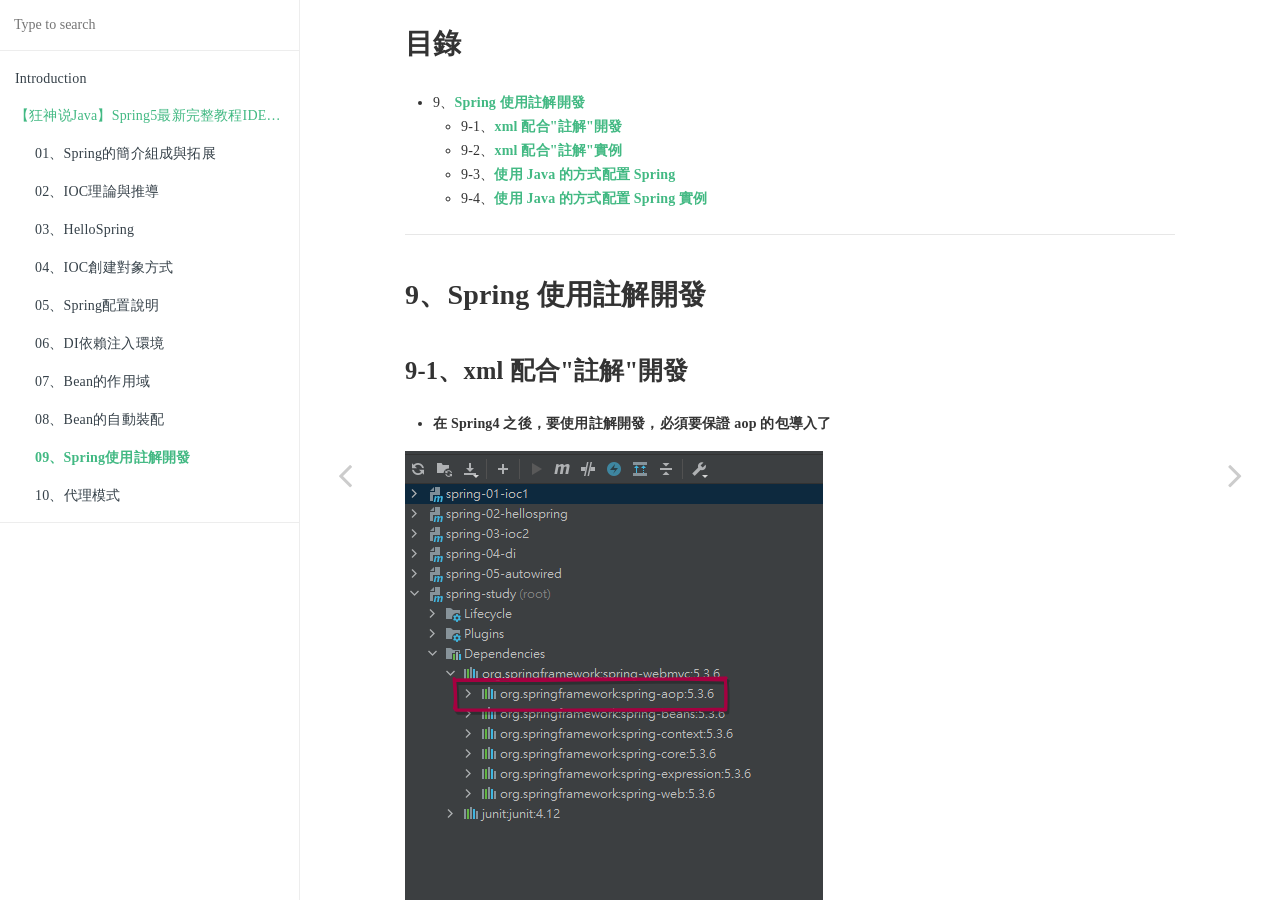
<file: 【狂神说Java】Spring5最新完整教程IDEA版通俗易懂/09、Spring使用註解開發/09、Spring使用註解開發.html>
<!DOCTYPE HTML>
<html lang="" >
    <head>
        <meta charset="UTF-8">
        <meta content="text/html; charset=utf-8" http-equiv="Content-Type">
        <title>09、Spring使用註解開發 · GitBook</title>
        <meta http-equiv="X-UA-Compatible" content="IE=edge" />
        <meta name="description" content="">
        <meta name="generator" content="GitBook 3.2.3">
        
        
        
    
    <link rel="stylesheet" href="../../gitbook/style.css">

    
            
                
                <link rel="stylesheet" href="../../gitbook/gitbook-plugin-search-pro/search.css">
                
            
                
                <link rel="stylesheet" href="../../gitbook/gitbook-plugin-back-to-top-button/plugin.css">
                
            
                
                <link rel="stylesheet" href="../../gitbook/gitbook-plugin-code/plugin.css">
                
            
                
                <link rel="stylesheet" href="../../gitbook/gitbook-plugin-pageview-count/plugin.css">
                
            
                
                <link rel="stylesheet" href="../../gitbook/gitbook-plugin-highlight/website.css">
                
            
                
                <link rel="stylesheet" href="../../gitbook/gitbook-plugin-fontsettings/website.css">
                
            
        

    

    
        
        <link rel="stylesheet" href="../../styles/website.css">
        
    
        
    
        
    
        
    
        
    
        
    

        
    
    
    <meta name="HandheldFriendly" content="true"/>
    <meta name="viewport" content="width=device-width, initial-scale=1, user-scalable=no">
    <meta name="apple-mobile-web-app-capable" content="yes">
    <meta name="apple-mobile-web-app-status-bar-style" content="black">
    <link rel="apple-touch-icon-precomposed" sizes="152x152" href="../../gitbook/images/apple-touch-icon-precomposed-152.png">
    <link rel="shortcut icon" href="../../gitbook/images/favicon.ico" type="image/x-icon">

    
    <link rel="next" href="../10、代理模式/10、代理模式.html" />
    
    
    <link rel="prev" href="../08、Bean的自動裝配/08、Bean的自動裝配.html" />
    

    </head>
    <body>
        
<div class="book">
    <div class="book-summary">
        
            
<div id="book-search-input" role="search">
    <input type="text" placeholder="Type to search" />
</div>

            
                <nav role="navigation">
                


<ul class="summary">
    
    

    

    
        
        
    
        <li class="chapter " data-level="1.1" data-path="../../">
            
                <a href="../../">
            
                    
                    Introduction
            
                </a>
            

            
        </li>
    
        <li class="chapter " data-level="1.2" >
            
                <span>
            
                    
                    【狂神说Java】Spring5最新完整教程IDEA版通俗易懂
            
                </span>
            

            
            <ul class="articles">
                
    
        <li class="chapter " data-level="1.2.1" data-path="../01、Spring的簡介組成與拓展/01、Spring的簡介組成與拓展.html">
            
                <a href="../01、Spring的簡介組成與拓展/01、Spring的簡介組成與拓展.html">
            
                    
                    01、Spring的簡介組成與拓展
            
                </a>
            

            
        </li>
    
        <li class="chapter " data-level="1.2.2" data-path="../02、IOC理論與推導/02、IOC理論與推導.html">
            
                <a href="../02、IOC理論與推導/02、IOC理論與推導.html">
            
                    
                    02、IOC理論與推導
            
                </a>
            

            
        </li>
    
        <li class="chapter " data-level="1.2.3" data-path="../03、HelloSpring/03、HelloSpring.html">
            
                <a href="../03、HelloSpring/03、HelloSpring.html">
            
                    
                    03、HelloSpring
            
                </a>
            

            
        </li>
    
        <li class="chapter " data-level="1.2.4" data-path="../04、IOC創建對象方式/04、IOC創建對象方式.html">
            
                <a href="../04、IOC創建對象方式/04、IOC創建對象方式.html">
            
                    
                    04、IOC創建對象方式
            
                </a>
            

            
        </li>
    
        <li class="chapter " data-level="1.2.5" data-path="../05、Spring配置說明/05、Spring配置說明.html">
            
                <a href="../05、Spring配置說明/05、Spring配置說明.html">
            
                    
                    05、Spring配置說明
            
                </a>
            

            
        </li>
    
        <li class="chapter " data-level="1.2.6" data-path="../06、DI依賴注入環境/06、DI依賴注入環境.html">
            
                <a href="../06、DI依賴注入環境/06、DI依賴注入環境.html">
            
                    
                    06、DI依賴注入環境
            
                </a>
            

            
        </li>
    
        <li class="chapter " data-level="1.2.7" data-path="../07、Bean的作用域/07、Bean的作用域.html">
            
                <a href="../07、Bean的作用域/07、Bean的作用域.html">
            
                    
                    07、Bean的作用域
            
                </a>
            

            
        </li>
    
        <li class="chapter " data-level="1.2.8" data-path="../08、Bean的自動裝配/08、Bean的自動裝配.html">
            
                <a href="../08、Bean的自動裝配/08、Bean的自動裝配.html">
            
                    
                    08、Bean的自動裝配
            
                </a>
            

            
        </li>
    
        <li class="chapter active" data-level="1.2.9" data-path="09、Spring使用註解開發.html">
            
                <a href="09、Spring使用註解開發.html">
            
                    
                    09、Spring使用註解開發
            
                </a>
            

            
        </li>
    
        <li class="chapter " data-level="1.2.10" data-path="../10、代理模式/10、代理模式.html">
            
                <a href="../10、代理模式/10、代理模式.html">
            
                    
                    10、代理模式
            
                </a>
            

            
        </li>
    

            </ul>
            
        </li>
    

    

    <li class="divider"></li>

    <li>
        <a href="https://www.gitbook.com" target="blank" class="gitbook-link">
            Published with GitBook
        </a>
    </li>
</ul>


                </nav>
            
        
    </div>

    <div class="book-body">
        
            <div class="body-inner">
                
                    

<div class="book-header" role="navigation">
    

    <!-- Title -->
    <h1>
        <i class="fa fa-circle-o-notch fa-spin"></i>
        <a href="../.." >09、Spring使用註解開發</a>
    </h1>
</div>




                    <div class="page-wrapper" tabindex="-1" role="main">
                        <div class="page-inner">
                            
<div id="book-search-results">
    <div class="search-noresults">
    
                                <section class="normal markdown-section">
                                
                                <h1 id="&#x76EE;&#x9304;">&#x76EE;&#x9304;</h1>

<ul>
<li>9&#x3001;<a href="#s1">Spring &#x4F7F;&#x7528;&#x8A3B;&#x89E3;&#x958B;&#x767C;</a><ul>
<li>9-1&#x3001;<a href="#s2">xml &#x914D;&#x5408;&quot;&#x8A3B;&#x89E3;&quot;&#x958B;&#x767C;</a></li>
<li>9-2&#x3001;<a href="#s3">xml &#x914D;&#x5408;&quot;&#x8A3B;&#x89E3;&quot;&#x5BE6;&#x4F8B;</a></li>
<li>9-3&#x3001;<a href="#s4">&#x4F7F;&#x7528; Java &#x7684;&#x65B9;&#x5F0F;&#x914D;&#x7F6E; Spring</a></li>
<li>9-4&#x3001;<a href="#s5">&#x4F7F;&#x7528; Java &#x7684;&#x65B9;&#x5F0F;&#x914D;&#x7F6E; Spring &#x5BE6;&#x4F8B;</a></li>
</ul>
</li>
</ul>
<hr>
<h1 id="9&#x3001;spring-&#x4F7F;&#x7528;&#x8A3B;&#x89E3;&#x958B;&#x767C;-">9&#x3001;Spring &#x4F7F;&#x7528;&#x8A3B;&#x89E3;&#x958B;&#x767C; <span id="s1"></span></h1>
<h2 id="9-1&#x3001;xml-&#x914D;&#x5408;&#x8A3B;&#x89E3;&#x958B;&#x767C;-">9-1&#x3001;xml &#x914D;&#x5408;&quot;&#x8A3B;&#x89E3;&quot;&#x958B;&#x767C; <span id="s2"></span></h2>
<ul>
<li><strong>&#x5728; Spring4 &#x4E4B;&#x5F8C;&#xFF0C;&#x8981;&#x4F7F;&#x7528;&#x8A3B;&#x89E3;&#x958B;&#x767C;&#xFF0C;&#x5FC5;&#x9808;&#x8981;&#x4FDD;&#x8B49; aop &#x7684;&#x5305;&#x5C0E;&#x5165;&#x4E86;</strong></li>
</ul>
<p><img src="image/17.dio.svg"></p>
<ul>
<li><strong>&#x4F7F;&#x7528;&#x8A3B;&#x89E3;&#x9700;&#x8981;&#x5C0E;&#x5165; context (application.xml) &#x7D04;&#x675F;&#xFF0C;&#x589E;&#x52A0;&#x8A3B;&#x89E3;&#x7684;&#x652F;&#x6301;!</strong></li>
</ul>
<pre><code class="lang-xml"><span class="php"><span class="hljs-meta">&lt;?</span>xml version=<span class="hljs-string">&quot;1.0&quot;</span> encoding=<span class="hljs-string">&quot;UTF-8&quot;</span><span class="hljs-meta">?&gt;</span></span>
<span class="hljs-tag">&lt;<span class="hljs-name">beans</span> <span class="hljs-attr">xmlns</span>=<span class="hljs-string">&quot;http://www.springframework.org/schema/beans&quot;</span>
       <span class="hljs-attr">xmlns:xsi</span>=<span class="hljs-string">&quot;http://www.w3.org/2001/XMLSchema-instance&quot;</span>
       <span class="hljs-attr">xmlns:context</span>=<span class="hljs-string">&quot;http://www.springframework.org/schema/context&quot;</span>
       <span class="hljs-attr">xsi:schemaLocation</span>=<span class="hljs-string">&quot;http://www.springframework.org/schema/beans
        http://www.springframework.org/schema/beans/spring-beans.xsd
        http://www.springframework.org/schema/context
        http://www.springframework.org/schema/context/spring-context.xsd&quot;</span>&gt;</span>

    <span class="hljs-comment">&lt;!-- &#x958B;&#x555F;&#x8A3B;&#x89E3;&#x7684;&#x652F;&#x6301; --&gt;</span>
    <span class="hljs-tag">&lt;<span class="hljs-name">context:annotation-config</span>/&gt;</span>

<span class="hljs-tag">&lt;/<span class="hljs-name">beans</span>&gt;</span>
</code></pre>
<ul>
<li><strong>Bean &#x6CE8;&#x5165; : &#x5C07;&#x67D0;&#x500B;&#x985E;&#x8A3B;&#x518A;&#x5230; Spring &#x4E2D;&#xFF0C;&#x88DD;&#x914D; Bean !</strong><ul>
<li><strong>POJO</strong> : @Component</li>
<li><strong>DAO</strong> : @Repository</li>
<li><strong>Service</strong> : @Service</li>
<li><strong>Controller</strong> : @Controller</li>
</ul>
</li>
</ul>
<pre><code class="lang-xml"><span class="hljs-comment">&lt;!-- &#x8A2D;&#x5B9A;&#x6A94;(application.xml)&#x4E2D;&#x9700;&#x52A0;&#x5165;&#x8981;&#x6383;&#x63CF;&#x7684;&#x5305;&#xFF0C;&#x8A3B;&#x89E3;&#x8207;&#x8A2D;&#x5B9A;&#x6A94;&#x9700;&#x642D;&#x914D;&#x4F7F;&#x7528;--&gt;</span>
<span class="hljs-tag">&lt;<span class="hljs-name">context:component-scan</span> <span class="hljs-attr">base-package</span>=<span class="hljs-string">&quot;com.kuang&quot;</span>/&gt;</span>
</code></pre>
<pre><code class="lang-java"><span class="hljs-comment">// &#x8A3B;&#x518A;&#x65B9;&#x6CD5;</span>
<span class="hljs-meta">@Component</span>
<span class="hljs-keyword">public</span> <span class="hljs-class"><span class="hljs-keyword">class</span> <span class="hljs-title">User</span> </span>{}
</code></pre>
<ul>
<li><strong><a href="doc/Scope_prototype.html">Scope</a> &#x4F5C;&#x7528;&#x57DF; :</strong><ul>
<li><strong>prototype</strong> : &#x6BCF;&#x6B21;&#x7372;&#x5F97; bean &#x90FD;&#x6703;&#x751F;&#x6210;&#x4E00;&#x500B;&#x65B0;&#x5C0D;&#x8C61;</li>
<li><strong>singleton</strong> : &#x4E0D;&#x6703;&#x751F;&#x6210;&#x65B0;&#x5C0D;&#x8C61;</li>
</ul>
</li>
</ul>
<pre><code class="lang-java"><span class="hljs-meta">@Component</span>
<span class="hljs-meta">@Scope</span>(<span class="hljs-string">&quot;prototype&quot;</span>)
<span class="hljs-keyword">public</span> <span class="hljs-class"><span class="hljs-keyword">class</span> <span class="hljs-title">User</span> </span>{}
</code></pre>
<ul>
<li><strong>&#x5C0F;&#x7D50;</strong> :<ul>
<li><strong>xml &#x8207; &#x8A3B;&#x89E3;</strong> :<ul>
<li><strong>xml &#x66F4;&#x52A0;&#x842C;&#x80FD;&#xFF0C;&#x9069;&#x7528;&#x65BC;&#x4EFB;&#x4F55;&#x5834;&#x5408; ! &#x7DAD;&#x8B77;&#x7C21;&#x55AE;&#x65B9;&#x4FBF;</strong></li>
<li><strong>&#x8A3B;&#x89E3;&#x4E0D;&#x662F;&#x81EA;&#x5DF1;&#x7684;&#x985E;&#x7528;&#x4E0D;&#x4E86;&#xFF0C;&#x7DAD;&#x8B77;&#x76F8;&#x5C0D;&#x8907;&#x96DC; !</strong></li>
</ul>
</li>
<li><strong>xml &#x8207; &#x8A3B;&#x89E3; &#x6700;&#x4F73;&#x5BE6;&#x8E10;</strong> :<ul>
<li><strong>xml &#x7528;&#x4F86;&#x7BA1;&#x7406; bean</strong></li>
<li><strong>&#x8A3B;&#x89E3;&#x53EA;&#x8CA0;&#x8CAC;&#x5B8C;&#x6210;<u>&#x5C6C;&#x6027;</u>&#x7684;&#x6CE8;&#x5165;</strong></li>
<li><strong>&#x6211;&#x5011;&#x5728;&#x4F7F;&#x7528;&#x7684;&#x904E;&#x7A0B;&#x4E2D;&#xFF0C;&#x53EA;&#x9700;&#x8981;&#x6CE8;&#x610F;&#x4E00;&#x500B;&#x554F;&#x984C;: &#x5FC5;&#x9808;&#x8B93;&#x8A3B;&#x89E3;&#x751F;&#x6548;&#xFF0C;&#x5C31;&#x9700;&#x8981;<u>&#x958B;&#x555F;&#x8A3B;&#x89E3;&#x7684;&#x652F;&#x6301;</u></strong></li>
</ul>
</li>
</ul>
</li>
</ul>
<pre><code class="lang-xml"><span class="hljs-tag">&lt;<span class="hljs-name">context:component-scan</span> <span class="hljs-attr">base-package</span>=<span class="hljs-string">&quot;com.kuang&quot;</span>/&gt;</span>
<span class="hljs-tag">&lt;<span class="hljs-name">context:annotation-config</span>/&gt;</span>
</code></pre>
<h2 id="9-2&#x3001;xml-&#x914D;&#x5408;&#x8A3B;&#x89E3;&#x5BE6;&#x4F8B;-">9-2&#x3001;xml &#x914D;&#x5408;&quot;&#x8A3B;&#x89E3;&quot;&#x5BE6;&#x4F8B; <span id="s3"></span></h2>
<ul>
<li><strong>&#x76EE;&#x9304;</strong></li>
</ul>
<p><img src="image/18.dio.svg"></p>
<ul>
<li><strong>&#x5275;&#x5EFA; application.xml</strong> (&#x5C0E;&#x5165; context &#x7D04;&#x675F;)</li>
</ul>
<pre><code class="lang-xml"><span class="php"><span class="hljs-meta">&lt;?</span>xml version=<span class="hljs-string">&quot;1.0&quot;</span> encoding=<span class="hljs-string">&quot;UTF-8&quot;</span><span class="hljs-meta">?&gt;</span></span>
<span class="hljs-tag">&lt;<span class="hljs-name">beans</span> <span class="hljs-attr">xmlns</span>=<span class="hljs-string">&quot;http://www.springframework.org/schema/beans&quot;</span>
       <span class="hljs-attr">xmlns:xsi</span>=<span class="hljs-string">&quot;http://www.w3.org/2001/XMLSchema-instance&quot;</span>
       <span class="hljs-attr">xmlns:context</span>=<span class="hljs-string">&quot;http://www.springframework.org/schema/context&quot;</span>
       <span class="hljs-attr">xmlns:aop</span>=<span class="hljs-string">&quot;http://www.springframework.org/schema/aop&quot;</span>
       <span class="hljs-attr">xsi:schemaLocation</span>=<span class="hljs-string">&quot;http://www.springframework.org/schema/beans
        http://www.springframework.org/schema/beans/spring-beans.xsd
        http://www.springframework.org/schema/context
        http://www.springframework.org/schema/context/spring-context.xsd
        http://www.springframework.org/schema/aop
        http://www.springframework.org/schema/aop/spring-aop.xsd&quot;</span>&gt;</span>

    <span class="hljs-comment">&lt;!-- &#x6307;&#x5B9A;&#x8981;&#x6383;&#x63CF;&#x7684;&#x5305;&#xFF0C;&#x9019;&#x500B;&#x5305;&#x4E0B;&#x7684;&#x8A3B;&#x89E3;&#x5C31;&#x6703;&#x751F;&#x6548; --&gt;</span>
    <span class="hljs-comment">&lt;!-- com.kuang &#x8868;&#x793A;&#x6383;&#x63CF;&#x6B64; package &#x4E0B;&#x7684;&#x6240;&#x6709;&#x7269;&#x4EF6;&#xFF0C;&#x5373;&#x6703;&#x6383;&#x63CF;&#x5230; controller&#x3001;dao&#x3001;pojo&#x3001;service --&gt;</span>
    <span class="hljs-comment">&lt;!-- com.kuang.dao &#x8868;&#x793A;&#x6383;&#x63CF; dao &#x4E0B;&#x7684;&#x6240;&#x6709; --&gt;</span>
    <span class="hljs-tag">&lt;<span class="hljs-name">context:component-scan</span> <span class="hljs-attr">base-package</span>=<span class="hljs-string">&quot;com.kuang&quot;</span>/&gt;</span>
    <span class="hljs-comment">&lt;!-- &#x958B;&#x555F;&#x8A3B;&#x89E3;&#x7684;&#x652F;&#x6301; --&gt;</span>
    <span class="hljs-tag">&lt;<span class="hljs-name">context:annotation-config</span>/&gt;</span>

<span class="hljs-tag">&lt;/<span class="hljs-name">beans</span>&gt;</span>
</code></pre>
<p><img src="image/19.dio.svg"></p>
<ul>
<li><strong>&#x5275;&#x5EFA; User.java</strong></li>
</ul>
<pre><code class="lang-java"><span class="hljs-keyword">package</span> com.kuang.pojo;

<span class="hljs-keyword">import</span> org.springframework.beans.factory.annotation.Value;
<span class="hljs-keyword">import</span> org.springframework.context.annotation.Scope;
<span class="hljs-keyword">import</span> org.springframework.stereotype.Component;

<span class="hljs-comment">// bean &#x6CE8;&#x5165;: &#x5C07;&#x67D0;&#x500B;&#x985E;&#x8A3B;&#x518A;&#x5230; Spring &#x4E2D;&#xFF0C;&#x88DD;&#x914D; Bean</span>
<span class="hljs-comment">// @Component &#x7D44;&#x4EF6;&#xFF0C;&#x7B49;&#x50F9;&#x65BC;&#x5728; application.xml &#x4E2D;&#x8A2D;&#x5B9A; (&#x529F;&#x80FD;&#x8207; @Repository&#x3001;@Service&#x3001;@Controller &#x76F8;&#x540C;)</span>
<span class="hljs-comment">//  &lt;bean id=&quot;user&quot; class=&quot;com.kuang.pojo.User&quot;/&gt;</span>
<span class="hljs-meta">@Component</span>
<span class="hljs-comment">// scope &#x4F5C;&#x7528;&#x57DF; :</span>
<span class="hljs-comment">// @Scope(&quot;prototype&quot;) &#x8868;&#x793A;&#x6BCF;&#x5BA3;&#x544A;&#x4E00;&#x500B; bean &#x5C31;&#x6703;&#x5275;&#x9020;&#x4E00;&#x500B;&#x65B0;&#x5C0D;&#x8C61;</span>
<span class="hljs-comment">// &#x7B49;&#x50F9;&#x65BC; &lt;bean id=&quot;user&quot; class=&quot;com.kuang.pojo.User&quot; scope=&quot;prototype&quot;/&gt; </span>
<span class="hljs-meta">@Scope</span>(<span class="hljs-string">&quot;prototype&quot;</span>)
<span class="hljs-keyword">public</span> <span class="hljs-class"><span class="hljs-keyword">class</span> <span class="hljs-title">User</span> </span>{

    <span class="hljs-keyword">public</span> String firstName = <span class="hljs-string">&quot;&#x738B;&quot;</span>;

    <span class="hljs-comment">// &#x5C6C;&#x6027;&#x6CE8;&#x5165;:</span>
    <span class="hljs-comment">// @Value(&quot;&#x5927;&#x660E;&quot;) &#x7B49;&#x50F9;&#x65BC;&#x5728; application.xml &#x4E2D;&#x8A2D;&#x5B9A;</span>
    <span class="hljs-comment">//  &lt;bean id=&quot;user&quot; class=&quot;cm.kuang.pojo.User&quot;&gt;</span>
    <span class="hljs-comment">//      &lt;property name=&quot;name&quot; value=&quot;&#x5927;&#x660E;&quot;/&gt; &lt;!-- &#x76F8;&#x7576;&#x65BC;&#x6B64;&#x53E5; --&gt;</span>
    <span class="hljs-comment">//  &lt;/bean&gt;</span>
    <span class="hljs-meta">@Value</span>(<span class="hljs-string">&quot;&#x5927;&#x660E;&quot;</span>)
    <span class="hljs-keyword">public</span> String lastName;

    <span class="hljs-keyword">public</span> String nickName;

    <span class="hljs-comment">// &#x5C6C;&#x6027;&#x6CE8;&#x5165;:</span>
    <span class="hljs-comment">//  &#x76F4;&#x63A5;&#x5728; set &#x4E0A;&#x505A;&#x7684;&#x8A2D;&#x5B9A; (&#x5E38;&#x7528;&#x65B9;&#x6CD5;)</span>
    <span class="hljs-meta">@Value</span>(<span class="hljs-string">&quot;&#x9694;&#x58C1;&#x8001;&#x738B;&quot;</span>)
    <span class="hljs-function"><span class="hljs-keyword">public</span> <span class="hljs-keyword">void</span> <span class="hljs-title">setNickName</span><span class="hljs-params">(String nickName)</span> </span>{
        <span class="hljs-keyword">this</span>.nickName = nickName;
    }

}
</code></pre>
<ul>
<li><strong>&#x5275;&#x5EFA; UserService.java</strong></li>
</ul>
<pre><code class="lang-java"><span class="hljs-keyword">package</span> com.kuang.service;

<span class="hljs-keyword">import</span> org.springframework.stereotype.Service;

<span class="hljs-comment">// bean &#x6CE8;&#x5165;: &#x5C07;&#x67D0;&#x500B;&#x985E;&#x8A3B;&#x518A;&#x5230; Spring &#x4E2D;&#xFF0C;&#x88DD;&#x914D; Bean</span>
<span class="hljs-comment">// @Service &#x7D44;&#x4EF6; (&#x529F;&#x80FD;&#x8207; @Component&#x3001;@Repository&#x3001;@Controller &#x76F8;&#x540C;)</span>
<span class="hljs-meta">@Service</span>
<span class="hljs-keyword">public</span> <span class="hljs-class"><span class="hljs-keyword">class</span> <span class="hljs-title">UserService</span> </span>{
}
</code></pre>
<ul>
<li><strong>&#x5275;&#x5EFA; UserController.java</strong></li>
</ul>
<pre><code class="lang-java"><span class="hljs-keyword">package</span> com.kuang.controller;

<span class="hljs-keyword">import</span> org.springframework.stereotype.Controller;

<span class="hljs-comment">// bean &#x6CE8;&#x5165;: &#x5C07;&#x67D0;&#x500B;&#x985E;&#x8A3B;&#x518A;&#x5230; Spring &#x4E2D;&#xFF0C;&#x88DD;&#x914D; Bean</span>
<span class="hljs-comment">// @Controller &#x7D44;&#x4EF6; (&#x529F;&#x80FD;&#x8207; @Component&#x3001;@Repository&#x3001;@Service &#x76F8;&#x540C;)</span>
<span class="hljs-meta">@Controller</span>
<span class="hljs-keyword">public</span> <span class="hljs-class"><span class="hljs-keyword">class</span> <span class="hljs-title">UserController</span> </span>{
}
</code></pre>
<ul>
<li><strong>&#x5275;&#x5EFA; UserDao.java</strong></li>
</ul>
<pre><code class="lang-java"><span class="hljs-keyword">package</span> com.kuang.dao;

<span class="hljs-keyword">import</span> org.springframework.stereotype.Repository;

<span class="hljs-comment">// bean &#x6CE8;&#x5165;: &#x5C07;&#x67D0;&#x500B;&#x985E;&#x8A3B;&#x518A;&#x5230; Spring &#x4E2D;&#xFF0C;&#x88DD;&#x914D; Bean</span>
<span class="hljs-comment">// @Repository &#x7D44;&#x4EF6;&#xFF0C;&#x7528;&#x65BC; dao &#x4E0A; (&#x529F;&#x80FD;&#x8207; @Component&#x3001;@Service&#x3001;@Controller &#x76F8;&#x540C;)</span>
<span class="hljs-meta">@Repository</span>
<span class="hljs-keyword">public</span> <span class="hljs-class"><span class="hljs-keyword">class</span> <span class="hljs-title">UserDao</span> </span>{
}
</code></pre>
<ul>
<li><strong>&#x6E2C;&#x8A66;&#x985E;</strong></li>
</ul>
<pre><code class="lang-java"><span class="hljs-keyword">import</span> com.kuang.pojo.User;
<span class="hljs-keyword">import</span> org.junit.Test;
<span class="hljs-keyword">import</span> org.springframework.context.ApplicationContext;
<span class="hljs-keyword">import</span> org.springframework.context.support.ClassPathXmlApplicationContext;

<span class="hljs-keyword">public</span> <span class="hljs-class"><span class="hljs-keyword">class</span> <span class="hljs-title">MyTest</span> </span>{
    <span class="hljs-meta">@Test</span>
    <span class="hljs-function"><span class="hljs-keyword">public</span> <span class="hljs-keyword">void</span> <span class="hljs-title">test</span><span class="hljs-params">()</span></span>{
        ApplicationContext context = <span class="hljs-keyword">new</span> ClassPathXmlApplicationContext(<span class="hljs-string">&quot;applicationContext.xml&quot;</span>);

        User user = context.getBean(<span class="hljs-string">&quot;user&quot;</span>, User.class);
        System.out.println(user.firstName + user.lastName); <span class="hljs-comment">// &#x738B;&#x5927;&#x660E;</span>
        System.out.println(user.nickName); <span class="hljs-comment">// &#x9694;&#x58C1;&#x8001;&#x738B;</span>
    }
}
</code></pre>
<h2 id="9-3&#x3001;&#x4F7F;&#x7528;-java-&#x7684;&#x65B9;&#x5F0F;&#x914D;&#x7F6E;-spring-">9-3&#x3001;&#x4F7F;&#x7528; Java &#x7684;&#x65B9;&#x5F0F;&#x914D;&#x7F6E; Spring <span id="s4"></span></h2>
<ul>
<li><strong>&#x6211;&#x5011;&#x73FE;&#x5728;&#x8981;&#x5B8C;&#x5168;&#x4E0D;&#x4F7F;&#x7528; Spring &#x7684; xml &#x914D;&#x7F6E;&#x4E86;&#xFF0C;&#x5168;&#x6B0A;&#x4EA4;&#x7D66; Java &#x4F86;&#x505A; !</strong></li>
<li><strong>JavaConfig &#x662F; Spring &#x7684;&#x4E00;&#x500B;&#x5B50;&#x9805;&#x76EE;&#xFF0C;&#x5728; Spring 4 &#x4E4B;&#x5F8C;&#xFF0C;&#x4ED6;&#x6210;&#x70BA;&#x4E86;&#x4E00;&#x500B;&#x6838;&#x5FC3;&#x529F;&#x80FD; !</strong></li>
<li><strong>&#x9019;&#x7A2E;&#x7D14;Java &#x7684;&#x914D;&#x7F6E;&#x65B9;&#x5F0F;&#xFF0C;&#x5728; SpringBoot &#x4E2D;&#x96A8;&#x8655;&#x53EF;&#x898B; !</strong></li>
</ul>
<h2 id="9-4&#x3001;&#x4F7F;&#x7528;-java-&#x7684;&#x65B9;&#x5F0F;&#x914D;&#x7F6E;-spring-&#x5BE6;&#x4F8B;-">9-4&#x3001;&#x4F7F;&#x7528; Java &#x7684;&#x65B9;&#x5F0F;&#x914D;&#x7F6E; Spring &#x5BE6;&#x4F8B; <span id="s5"></span></h2>
<ul>
<li><strong>&#x76EE;&#x9304;</strong></li>
</ul>
<p><img src="image/20.dio.svg"></p>
<ul>
<li><strong>&#x5275;&#x5EFA; User.java</strong></li>
</ul>
<pre><code class="lang-java"><span class="hljs-keyword">package</span> com.kuang.pojo;

<span class="hljs-keyword">import</span> org.springframework.beans.factory.annotation.Value;
<span class="hljs-keyword">import</span> org.springframework.stereotype.Component;

<span class="hljs-comment">// &#x9019;&#x88E1;&#x9019;&#x500B;&#x8A3B;&#x89E3;&#x7684;&#x610F;&#x601D;&#xFF0C;&#x5C31;&#x662F;&#x8AAA;&#x660E;&#x9019;&#x500B;&#x985E;&#x88AB; Spring &#x63A5;&#x7BA1;&#x4E86;&#xFF0C;&#x8A3B;&#x518A;&#x5230;&#x4E86;&#x5BB9;&#x5668;&#x4E2D;</span>
<span class="hljs-meta">@Component</span>
<span class="hljs-keyword">public</span> <span class="hljs-class"><span class="hljs-keyword">class</span> <span class="hljs-title">User</span> </span>{
    <span class="hljs-keyword">private</span> String name;

    <span class="hljs-function"><span class="hljs-keyword">public</span> String <span class="hljs-title">getName</span><span class="hljs-params">()</span> </span>{
        <span class="hljs-keyword">return</span> name;
    }

    <span class="hljs-comment">// &#x5C6C;&#x6027;&#x6CE8;&#x5165;&#x503C;</span>
    <span class="hljs-meta">@Value</span>(<span class="hljs-string">&quot;&#x738B;&#x5927;&#x660E;&quot;</span>)
    <span class="hljs-function"><span class="hljs-keyword">public</span> <span class="hljs-keyword">void</span> <span class="hljs-title">setName</span><span class="hljs-params">(String name)</span> </span>{
        <span class="hljs-keyword">this</span>.name = name;
    }

    <span class="hljs-meta">@Override</span>
    <span class="hljs-function"><span class="hljs-keyword">public</span> String <span class="hljs-title">toString</span><span class="hljs-params">()</span> </span>{
        <span class="hljs-keyword">return</span> <span class="hljs-string">&quot;User{&quot;</span> +
                <span class="hljs-string">&quot;name=&apos;&quot;</span> + name + <span class="hljs-string">&apos;\&apos;&apos;</span> +
                <span class="hljs-string">&apos;}&apos;</span>;
    }
}
</code></pre>
<ul>
<li><strong>&#x5275;&#x5EFA; KuangConfig.java&#xFF0C;&#x4F5C;&#x7528;&#x662F;&#x66FF;&#x4EE3; applicatinConfig</strong></li>
</ul>
<pre><code class="lang-java"><span class="hljs-keyword">package</span> com.kuang.config;

<span class="hljs-keyword">import</span> com.kuang.pojo.User;
<span class="hljs-keyword">import</span> org.springframework.context.annotation.Bean;
<span class="hljs-keyword">import</span> org.springframework.context.annotation.ComponentScan;
<span class="hljs-keyword">import</span> org.springframework.context.annotation.Configuration;
<span class="hljs-keyword">import</span> org.springframework.context.annotation.Import;

<span class="hljs-comment">// @Configuration &#x9019;&#x500B;&#x4E5F;&#x6703;&#x88AB; Spring &#x5BB9;&#x5668;&#x8A17;&#x7BA1;&#xFF0C;&#x8A3B;&#x518A;&#x5230;&#x5BB9;&#x5668;&#x4E2D;&#xFF0C;&#x56E0;&#x70BA;&#x4ED6;&#x672C;&#x4F86;&#x5C31;&#x662F;&#x4E00;&#x500B; @Component</span>
<span class="hljs-comment">// @Configuration &#x4EE3;&#x8868;&#x9019;&#x662F;&#x4E00;&#x500B;&#x914D;&#x7F6E;&#x985E;&#xFF0C;&#x7B49;&#x540C; applicationContext.xml</span>
<span class="hljs-meta">@Configuration</span>
<span class="hljs-comment">// @ComponentScan &#x7B49;&#x540C; &lt;context:component-scan base-package=&quot;com.kuang.pojo&quot;/&gt;</span>
<span class="hljs-meta">@ComponentScan</span>(<span class="hljs-string">&quot;com.kuang.pojo&quot;</span>)
<span class="hljs-comment">// @Import&#xFF0C;&#x5C07;&#x5169;&#x500B;&#x914D;&#x7F6E;&#x985E;&#x5408;&#x4E00;&#xFF0C;&#x7B49;&#x540C; &lt;import resource=&quot;KuangConfig2.xml&quot;/&gt;</span>
<span class="hljs-meta">@Import</span>(KuangConfig2.class)
<span class="hljs-keyword">public</span> <span class="hljs-class"><span class="hljs-keyword">class</span> <span class="hljs-title">KuangConfig</span> </span>{

    <span class="hljs-comment">// &#x8A3B;&#x518A;&#x4E00;&#x500B; bean&#xFF0C;&#x5C31;&#x76F8;&#x7576;&#x65BC;&#x6211;&#x5011;&#x4E4B;&#x524D;&#x5BEB;&#x7684;&#x4E00;&#x500B; bean &#x6A19;&#x7C64;&#xFF0C;&#x7B49;&#x540C; &lt;bean id=&quot;getUser&quot; class=&quot;com.kuang.pojo.User&quot;/&gt;</span>
    <span class="hljs-comment">// &#x9019;&#x500B;&#x65B9;&#x6CD5;&#x7684;&#x540D;&#x5B50;&#xFF0C;&#x5C31;&#x76F8;&#x7576;&#x65BC; bean &#x6A19;&#x7C64;&#x4E2D;&#x7684; id &#x5C6C;&#x6027;</span>
    <span class="hljs-comment">// &#x9019;&#x500B;&#x65B9;&#x6CD5;&#x7684;&#x8FD4;&#x56DE;&#x503C;&#xFF0C;&#x5C31;&#x76F8;&#x7576;&#x65BC; bean &#x6A19;&#x7C64;&#x4E2D;&#x7684; class &#x5C6C;&#x6027;</span>
    <span class="hljs-meta">@Bean</span>
    <span class="hljs-function"><span class="hljs-keyword">public</span> User <span class="hljs-title">getUser</span><span class="hljs-params">()</span></span>{
        <span class="hljs-comment">// &#x5C31;&#x662F;&#x8FD4;&#x56DE;&#x8981;&#x6CE8;&#x5165;&#x5230; bean &#x7684;&#x5C0D;&#x8C61; !</span>
        <span class="hljs-keyword">return</span> <span class="hljs-keyword">new</span> User();
    }

}
</code></pre>
<ul>
<li><strong>&#x5275;&#x5EFA; KuangConfig2.java&#xFF0C;&#x672A;&#x4F86;&#x8981;&#x5BEB;&#x4E0D;&#x540C;&#x7684; config.xml &#x4E0D;&#x540C;&#x5408;&#x4F5C;&#x4E0D;&#x540C;&#x8A2D;&#x5B9A;&#x6642;&#x7528; (&#x4E3B;&#x8981;&#x662F;&#x770B;&#x4F55;&#x6A94; @Import)</strong></li>
</ul>
<pre><code class="lang-java"><span class="hljs-keyword">package</span> com.kuang.config;

<span class="hljs-keyword">import</span> org.springframework.context.annotation.Configuration;

<span class="hljs-meta">@Configuration</span>
<span class="hljs-keyword">public</span> <span class="hljs-class"><span class="hljs-keyword">class</span> <span class="hljs-title">KuangConfig2</span> </span>{}
</code></pre>
<ul>
<li><strong>&#x6E2C;&#x8A66;&#x985E;</strong></li>
</ul>
<pre><code class="lang-java"><span class="hljs-keyword">import</span> com.kuang.config.KuangConfig;
<span class="hljs-keyword">import</span> com.kuang.pojo.User;
<span class="hljs-keyword">import</span> org.junit.Test;
<span class="hljs-keyword">import</span> org.springframework.context.ApplicationContext;
<span class="hljs-keyword">import</span> org.springframework.context.annotation.AnnotationConfigApplicationContext;

<span class="hljs-keyword">public</span> <span class="hljs-class"><span class="hljs-keyword">class</span> <span class="hljs-title">MyTest</span> </span>{
    <span class="hljs-meta">@Test</span>
    <span class="hljs-function"><span class="hljs-keyword">public</span> <span class="hljs-keyword">void</span> <span class="hljs-title">test</span><span class="hljs-params">()</span></span>{
        <span class="hljs-comment">// &#x5982;&#x679C;&#x5B8C;&#x5168;&#x4F7F;&#x7528;&#x4E86;&#x914D;&#x7F6E;&#x985E;&#x65B9;&#x5F0F;&#x53BB;&#x505A;&#xFF0C;&#x6211;&#x5011;&#x5C31;&#x53EA;&#x80FD;&#x79BF;&#x904E; AnnotationConfig &#x4E0A;&#x4E0B;&#x6587;&#x4F86;&#x7372;&#x53D6;&#x5BB9;&#x5668;&#xFF0C;&#x901A;&#x904E;&#x914D;&#x7F6E;&#x985E;&#x7684; class &#x5C0D;&#x8C61;&#x52A0;&#x8F09; !</span>
        ApplicationContext context = <span class="hljs-keyword">new</span> AnnotationConfigApplicationContext(KuangConfig.class);
        User getUser = context.getBean(<span class="hljs-string">&quot;getUser&quot;</span>, User.class);

        System.out.println(getUser.getName()); <span class="hljs-comment">// &#x738B;&#x5927;&#x660E;</span>
    }
}
</code></pre>
<hr>
<ul>
<li><a href="https://www.bilibili.com/video/BV1WE411d7Dv?p=14&amp;spm_id_from=pageDriver" target="_blank">&#x3010;&#x72C2;&#x795E;&#x8AAA;Java&#x3011;14&#x3001;Spring &#x8A3B;&#x89E3;&#x958B;&#x767C;</a></li>
<li><a href="https://www.bilibili.com/video/BV1WE411d7Dv?p=15&amp;spm_id_from=pageDriver" target="_blank">&#x3010;&#x72C2;&#x795E;&#x8AAA;Java&#x3011;15&#x3001;&#x4F7F;&#x7528; JavaConfig &#x9032;&#x884C;&#x914D;&#x7F6E;</a></li>
<li><a href="https://www.bilibili.com/video/BV1WE411d7Dv?p=16&amp;spm_id_from=pageDriver" target="_blank">&#x3010;&#x72C2;&#x795E;&#x8AAA;Java&#x3011;16&#x3001;&#x4E0A;&#x5468;&#x5167;&#x5BB9;&#x56DE;&#x9867;</a></li>
</ul>
<hr>
<ul>
<li><a href="https://baike.baidu.com/item/SSM/18801167" target="_blank">SSM &#xFF08;SSM &#x6846;&#x67B6;&#x96C6;&#xFF09;</a></li>
<li><a href="https://docs.spring.io/spring-framework/docs/current/reference/html/core.html#beans-java" target="_blank">Java-based Container Configuration</a></li>
</ul>

<script>console.log("plugin-popup....");document.onclick = function(e){ e.target.tagName === "IMG" && window.open(e.target.src,e.target.src)}</script><style>img{cursor:pointer}</style>
                                
                                </section>
                            
    </div>
    <div class="search-results">
        <div class="has-results">
            
            <h1 class="search-results-title"><span class='search-results-count'></span> results matching "<span class='search-query'></span>"</h1>
            <ul class="search-results-list"></ul>
            
        </div>
        <div class="no-results">
            
            <h1 class="search-results-title">No results matching "<span class='search-query'></span>"</h1>
            
        </div>
    </div>
</div>

                        </div>
                    </div>
                
            </div>

            
                
                <a href="../08、Bean的自動裝配/08、Bean的自動裝配.html" class="navigation navigation-prev " aria-label="Previous page: 08、Bean的自動裝配">
                    <i class="fa fa-angle-left"></i>
                </a>
                
                
                <a href="../10、代理模式/10、代理模式.html" class="navigation navigation-next " aria-label="Next page: 10、代理模式">
                    <i class="fa fa-angle-right"></i>
                </a>
                
            
        
    </div>

    <script>
        var gitbook = gitbook || [];
        gitbook.push(function() {
            gitbook.page.hasChanged({"page":{"title":"09、Spring使用註解開發","level":"1.2.9","depth":2,"next":{"title":"10、代理模式","level":"1.2.10","depth":2,"path":"【狂神说Java】Spring5最新完整教程IDEA版通俗易懂/10、代理模式/10、代理模式.md","ref":"【狂神说Java】Spring5最新完整教程IDEA版通俗易懂/10、代理模式/10、代理模式.md","articles":[]},"previous":{"title":"08、Bean的自動裝配","level":"1.2.8","depth":2,"path":"【狂神说Java】Spring5最新完整教程IDEA版通俗易懂/08、Bean的自動裝配/08、Bean的自動裝配.md","ref":"【狂神说Java】Spring5最新完整教程IDEA版通俗易懂/08、Bean的自動裝配/08、Bean的自動裝配.md","articles":[]},"dir":"ltr"},"config":{"gitbook":"*","theme":"default","variables":{},"plugins":["-search","search-pro","back-to-top-button","code","pageview-count","popup"],"pluginsConfig":{"search-pro":{"cutWordLib":"nodejieba","defineWord":["小需求","基础建设"]},"popup":{},"lunr":{"maxIndexSize":1000000,"ignoreSpecialCharacters":false},"code":{"copyButtons":true},"fontsettings":{"theme":"white","family":"sans","size":2},"highlight":{},"back-to-top-button":{},"pageview-count":{},"sharing":{"facebook":true,"twitter":true,"google":false,"weibo":false,"instapaper":false,"vk":false,"all":["facebook","google","twitter","weibo","instapaper"]},"theme-default":{"styles":{"website":"styles/website.css","pdf":"styles/pdf.css","epub":"styles/epub.css","mobi":"styles/mobi.css","ebook":"styles/ebook.css","print":"styles/print.css"},"showLevel":false}},"structure":{"langs":"LANGS.md","readme":"README.md","glossary":"GLOSSARY.md","summary":"SUMMARY.md"},"pdf":{"pageNumbers":true,"fontSize":12,"fontFamily":"Arial","paperSize":"a4","chapterMark":"pagebreak","pageBreaksBefore":"/","margin":{"right":62,"left":62,"top":56,"bottom":56}},"styles":{"website":"styles/website.css","pdf":"styles/pdf.css","epub":"styles/epub.css","mobi":"styles/mobi.css","ebook":"styles/ebook.css","print":"styles/print.css"}},"file":{"path":"【狂神说Java】Spring5最新完整教程IDEA版通俗易懂/09、Spring使用註解開發/09、Spring使用註解開發.md","mtime":"2021-05-15T18:02:47.665Z","type":"markdown"},"gitbook":{"version":"3.2.3","time":"2021-05-15T18:16:15.125Z"},"basePath":"../..","book":{"language":""}});
        });
    </script>
</div>

        
    <script src="../../gitbook/gitbook.js"></script>
    <script src="../../gitbook/theme.js"></script>
    
        
        <script src="../../gitbook/gitbook-plugin-search-pro/jquery.mark.min.js"></script>
        
    
        
        <script src="../../gitbook/gitbook-plugin-search-pro/search.js"></script>
        
    
        
        <script src="../../gitbook/gitbook-plugin-back-to-top-button/plugin.js"></script>
        
    
        
        <script src="../../gitbook/gitbook-plugin-code/plugin.js"></script>
        
    
        
        <script src="../../gitbook/gitbook-plugin-pageview-count/plugin.js"></script>
        
    
        
        <script src="../../gitbook/gitbook-plugin-lunr/lunr.min.js"></script>
        
    
        
        <script src="../../gitbook/gitbook-plugin-lunr/search-lunr.js"></script>
        
    
        
        <script src="../../gitbook/gitbook-plugin-sharing/buttons.js"></script>
        
    
        
        <script src="../../gitbook/gitbook-plugin-fontsettings/fontsettings.js"></script>
        
    

    </body>
</html>
</file>
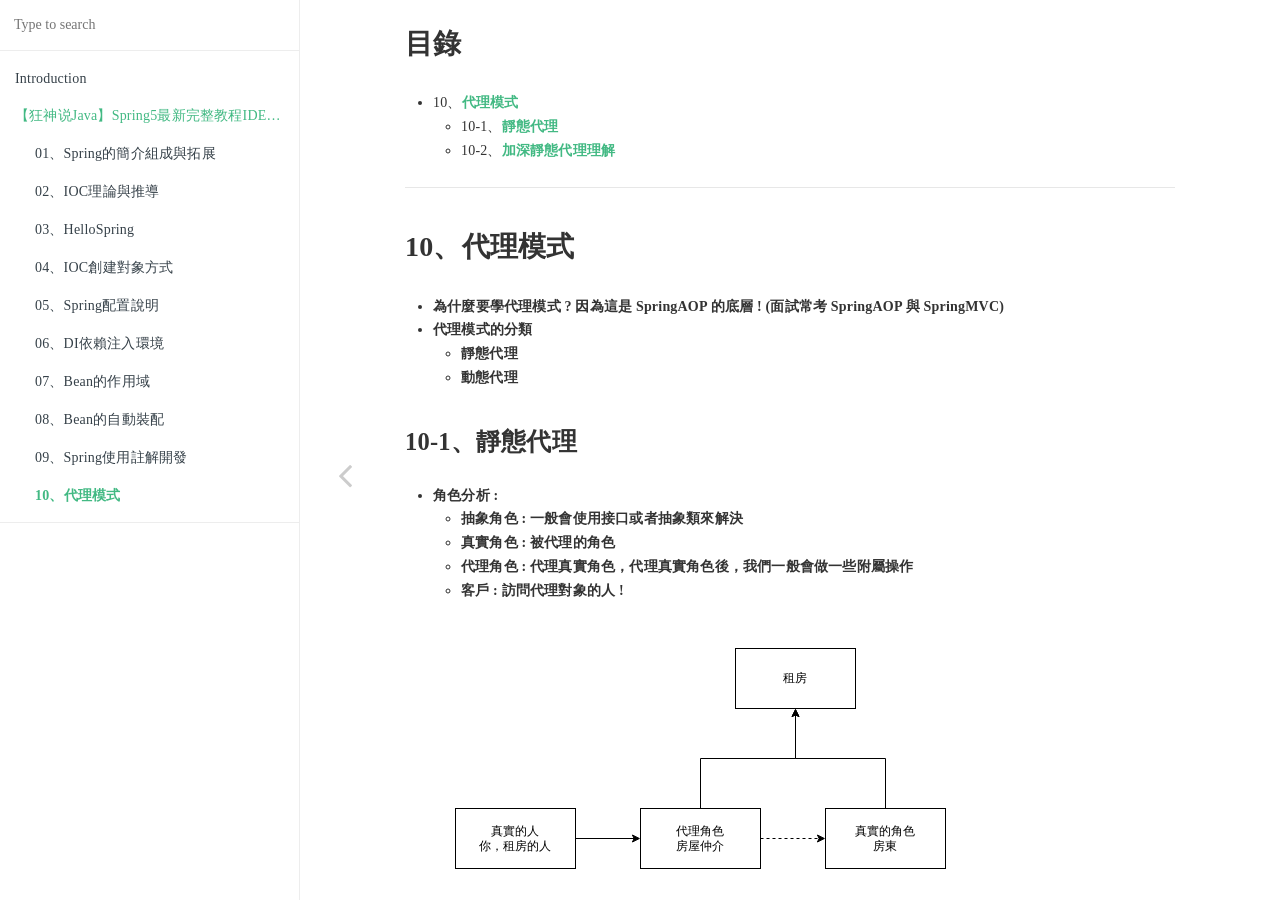
<file: 【狂神说Java】Spring5最新完整教程IDEA版通俗易懂/10、代理模式/10、代理模式.html>
<!DOCTYPE HTML>
<html lang="" >
    <head>
        <meta charset="UTF-8">
        <meta content="text/html; charset=utf-8" http-equiv="Content-Type">
        <title>10、代理模式 · GitBook</title>
        <meta http-equiv="X-UA-Compatible" content="IE=edge" />
        <meta name="description" content="">
        <meta name="generator" content="GitBook 3.2.3">
        
        
        
    
    <link rel="stylesheet" href="../../gitbook/style.css">

    
            
                
                <link rel="stylesheet" href="../../gitbook/gitbook-plugin-search-pro/search.css">
                
            
                
                <link rel="stylesheet" href="../../gitbook/gitbook-plugin-back-to-top-button/plugin.css">
                
            
                
                <link rel="stylesheet" href="../../gitbook/gitbook-plugin-code/plugin.css">
                
            
                
                <link rel="stylesheet" href="../../gitbook/gitbook-plugin-pageview-count/plugin.css">
                
            
                
                <link rel="stylesheet" href="../../gitbook/gitbook-plugin-highlight/website.css">
                
            
                
                <link rel="stylesheet" href="../../gitbook/gitbook-plugin-fontsettings/website.css">
                
            
        

    

    
        
        <link rel="stylesheet" href="../../styles/website.css">
        
    
        
    
        
    
        
    
        
    
        
    

        
    
    
    <meta name="HandheldFriendly" content="true"/>
    <meta name="viewport" content="width=device-width, initial-scale=1, user-scalable=no">
    <meta name="apple-mobile-web-app-capable" content="yes">
    <meta name="apple-mobile-web-app-status-bar-style" content="black">
    <link rel="apple-touch-icon-precomposed" sizes="152x152" href="../../gitbook/images/apple-touch-icon-precomposed-152.png">
    <link rel="shortcut icon" href="../../gitbook/images/favicon.ico" type="image/x-icon">

    
    
    <link rel="prev" href="../09、Spring使用註解開發/09、Spring使用註解開發.html" />
    

    </head>
    <body>
        
<div class="book">
    <div class="book-summary">
        
            
<div id="book-search-input" role="search">
    <input type="text" placeholder="Type to search" />
</div>

            
                <nav role="navigation">
                


<ul class="summary">
    
    

    

    
        
        
    
        <li class="chapter " data-level="1.1" data-path="../../">
            
                <a href="../../">
            
                    
                    Introduction
            
                </a>
            

            
        </li>
    
        <li class="chapter " data-level="1.2" >
            
                <span>
            
                    
                    【狂神说Java】Spring5最新完整教程IDEA版通俗易懂
            
                </span>
            

            
            <ul class="articles">
                
    
        <li class="chapter " data-level="1.2.1" data-path="../01、Spring的簡介組成與拓展/01、Spring的簡介組成與拓展.html">
            
                <a href="../01、Spring的簡介組成與拓展/01、Spring的簡介組成與拓展.html">
            
                    
                    01、Spring的簡介組成與拓展
            
                </a>
            

            
        </li>
    
        <li class="chapter " data-level="1.2.2" data-path="../02、IOC理論與推導/02、IOC理論與推導.html">
            
                <a href="../02、IOC理論與推導/02、IOC理論與推導.html">
            
                    
                    02、IOC理論與推導
            
                </a>
            

            
        </li>
    
        <li class="chapter " data-level="1.2.3" data-path="../03、HelloSpring/03、HelloSpring.html">
            
                <a href="../03、HelloSpring/03、HelloSpring.html">
            
                    
                    03、HelloSpring
            
                </a>
            

            
        </li>
    
        <li class="chapter " data-level="1.2.4" data-path="../04、IOC創建對象方式/04、IOC創建對象方式.html">
            
                <a href="../04、IOC創建對象方式/04、IOC創建對象方式.html">
            
                    
                    04、IOC創建對象方式
            
                </a>
            

            
        </li>
    
        <li class="chapter " data-level="1.2.5" data-path="../05、Spring配置說明/05、Spring配置說明.html">
            
                <a href="../05、Spring配置說明/05、Spring配置說明.html">
            
                    
                    05、Spring配置說明
            
                </a>
            

            
        </li>
    
        <li class="chapter " data-level="1.2.6" data-path="../06、DI依賴注入環境/06、DI依賴注入環境.html">
            
                <a href="../06、DI依賴注入環境/06、DI依賴注入環境.html">
            
                    
                    06、DI依賴注入環境
            
                </a>
            

            
        </li>
    
        <li class="chapter " data-level="1.2.7" data-path="../07、Bean的作用域/07、Bean的作用域.html">
            
                <a href="../07、Bean的作用域/07、Bean的作用域.html">
            
                    
                    07、Bean的作用域
            
                </a>
            

            
        </li>
    
        <li class="chapter " data-level="1.2.8" data-path="../08、Bean的自動裝配/08、Bean的自動裝配.html">
            
                <a href="../08、Bean的自動裝配/08、Bean的自動裝配.html">
            
                    
                    08、Bean的自動裝配
            
                </a>
            

            
        </li>
    
        <li class="chapter " data-level="1.2.9" data-path="../09、Spring使用註解開發/09、Spring使用註解開發.html">
            
                <a href="../09、Spring使用註解開發/09、Spring使用註解開發.html">
            
                    
                    09、Spring使用註解開發
            
                </a>
            

            
        </li>
    
        <li class="chapter active" data-level="1.2.10" data-path="10、代理模式.html">
            
                <a href="10、代理模式.html">
            
                    
                    10、代理模式
            
                </a>
            

            
        </li>
    

            </ul>
            
        </li>
    

    

    <li class="divider"></li>

    <li>
        <a href="https://www.gitbook.com" target="blank" class="gitbook-link">
            Published with GitBook
        </a>
    </li>
</ul>


                </nav>
            
        
    </div>

    <div class="book-body">
        
            <div class="body-inner">
                
                    

<div class="book-header" role="navigation">
    

    <!-- Title -->
    <h1>
        <i class="fa fa-circle-o-notch fa-spin"></i>
        <a href="../.." >10、代理模式</a>
    </h1>
</div>




                    <div class="page-wrapper" tabindex="-1" role="main">
                        <div class="page-inner">
                            
<div id="book-search-results">
    <div class="search-noresults">
    
                                <section class="normal markdown-section">
                                
                                <h1 id="&#x76EE;&#x9304;">&#x76EE;&#x9304;</h1>

<ul>
<li>10&#x3001;<a href="#s1">&#x4EE3;&#x7406;&#x6A21;&#x5F0F;</a><ul>
<li>10-1&#x3001;<a href="#s2">&#x975C;&#x614B;&#x4EE3;&#x7406;</a></li>
<li>10-2&#x3001;<a href="#s3">&#x52A0;&#x6DF1;&#x975C;&#x614B;&#x4EE3;&#x7406;&#x7406;&#x89E3;</a></li>
</ul>
</li>
</ul>
<hr>
<h1 id="10&#x3001;&#x4EE3;&#x7406;&#x6A21;&#x5F0F;-">10&#x3001;&#x4EE3;&#x7406;&#x6A21;&#x5F0F; <span id="s1"></span></h1>
<ul>
<li><strong>&#x70BA;&#x4EC0;&#x9EBC;&#x8981;&#x5B78;&#x4EE3;&#x7406;&#x6A21;&#x5F0F; ? &#x56E0;&#x70BA;&#x9019;&#x662F; SpringAOP &#x7684;&#x5E95;&#x5C64; ! (&#x9762;&#x8A66;&#x5E38;&#x8003; SpringAOP &#x8207; SpringMVC)</strong></li>
<li><strong>&#x4EE3;&#x7406;&#x6A21;&#x5F0F;&#x7684;&#x5206;&#x985E;</strong><ul>
<li><strong>&#x975C;&#x614B;&#x4EE3;&#x7406;</strong></li>
<li><strong>&#x52D5;&#x614B;&#x4EE3;&#x7406;</strong></li>
</ul>
</li>
</ul>
<h2 id="10-1&#x3001;&#x975C;&#x614B;&#x4EE3;&#x7406;-">10-1&#x3001;&#x975C;&#x614B;&#x4EE3;&#x7406; <span id="s2"></span></h2>
<ul>
<li><strong>&#x89D2;&#x8272;&#x5206;&#x6790; :</strong><ul>
<li><strong>&#x62BD;&#x8C61;&#x89D2;&#x8272; : &#x4E00;&#x822C;&#x6703;&#x4F7F;&#x7528;&#x63A5;&#x53E3;&#x6216;&#x8005;&#x62BD;&#x8C61;&#x985E;&#x4F86;&#x89E3;&#x6C7A;</strong></li>
<li><strong>&#x771F;&#x5BE6;&#x89D2;&#x8272; : &#x88AB;&#x4EE3;&#x7406;&#x7684;&#x89D2;&#x8272;</strong></li>
<li><strong>&#x4EE3;&#x7406;&#x89D2;&#x8272; : &#x4EE3;&#x7406;&#x771F;&#x5BE6;&#x89D2;&#x8272;&#xFF0C;&#x4EE3;&#x7406;&#x771F;&#x5BE6;&#x89D2;&#x8272;&#x5F8C;&#xFF0C;&#x6211;&#x5011;&#x4E00;&#x822C;&#x6703;&#x505A;&#x4E00;&#x4E9B;&#x9644;&#x5C6C;&#x64CD;&#x4F5C;</strong></li>
<li><strong>&#x5BA2;&#x6236; : &#x8A2A;&#x554F;&#x4EE3;&#x7406;&#x5C0D;&#x8C61;&#x7684;&#x4EBA; !</strong></li>
</ul>
</li>
</ul>
<p><img src="image/01.dio.svg"></p>
<blockquote>
<p><strong>&#x975C;&#x614B;&#x4EE3;&#x7406;&#x5BE6;&#x73FE;&#x6B65;&#x9A5F;</strong> :</p>
<ul>
<li><strong>&#x5275;&#x5EFA;&#x63A5;&#x53E3;</strong></li>
<li><strong>&#x5275;&#x5EFA;&#x771F;&#x5BE6;&#x89D2;&#x8272;</strong></li>
<li><strong>&#x5275;&#x5EFA;&#x4EE3;&#x7406;&#x89D2;&#x8272;</strong></li>
<li><strong>&#x5BA2;&#x6236;&#x7AEF;&#x8A2A;&#x554F;&#x4EE3;&#x7406;&#x89D2;&#x8272;</strong></li>
</ul>
</blockquote>
<ul>
<li><strong>&#x76EE;&#x9304;</strong></li>
</ul>
<p><img src="image/02.dio.svg"></p>
<ul>
<li><strong>&#x5275;&#x5EFA; Rent.java &#x4ECB;&#x9762; (&#x5275;&#x5EFA;&#x63A5;&#x53E3;)</strong></li>
</ul>
<pre><code class="lang-java"><span class="hljs-keyword">package</span> com.kuang.demo01;

<span class="hljs-comment">// &#x79DF;&#x623F;</span>
<span class="hljs-keyword">public</span> <span class="hljs-class"><span class="hljs-keyword">interface</span> <span class="hljs-title">Rent</span> </span>{

    <span class="hljs-function"><span class="hljs-keyword">public</span> <span class="hljs-keyword">void</span> <span class="hljs-title">rent</span><span class="hljs-params">()</span></span>;

}
</code></pre>
<ul>
<li><strong>&#x5275;&#x5EFA; Host.java &#x8868;&#x793A;&#x623F;&#x6771; (&#x5275;&#x5EFA;&#x771F;&#x5BE6;&#x89D2;&#x8272;)</strong></li>
</ul>
<pre><code class="lang-java"><span class="hljs-keyword">package</span> com.kuang.demo01;

<span class="hljs-comment">// &#x623F;&#x6771;</span>
<span class="hljs-keyword">public</span> <span class="hljs-class"><span class="hljs-keyword">class</span> <span class="hljs-title">Host</span> <span class="hljs-keyword">implements</span> <span class="hljs-title">Rent</span></span>{

    <span class="hljs-meta">@Override</span>
    <span class="hljs-function"><span class="hljs-keyword">public</span> <span class="hljs-keyword">void</span> <span class="hljs-title">rent</span><span class="hljs-params">()</span> </span>{
        System.out.println(<span class="hljs-string">&quot;&#x623F;&#x6771;&#x8981;&#x51FA;&#x79DF;&#x623F;&#x5B50;!&quot;</span>);
    }
}
</code></pre>
<ul>
<li><strong>&#x5275;&#x5EFA; Proxy.java &#x4EE3;&#x8868;&#x623F;&#x4EF2; (&#x5275;&#x5EFA;&#x4EE3;&#x7406;&#x89D2;&#x8272;)</strong></li>
</ul>
<pre><code class="lang-java"><span class="hljs-keyword">package</span> com.kuang.demo01;

<span class="hljs-comment">// &#x4EF2;&#x4ECB;</span>
<span class="hljs-keyword">public</span> <span class="hljs-class"><span class="hljs-keyword">class</span> <span class="hljs-title">Proxy</span> <span class="hljs-keyword">implements</span> <span class="hljs-title">Rent</span></span>{

    <span class="hljs-keyword">private</span> Host host;

    <span class="hljs-function"><span class="hljs-keyword">public</span> <span class="hljs-title">Proxy</span><span class="hljs-params">()</span></span>{

    }

    <span class="hljs-function"><span class="hljs-keyword">public</span> <span class="hljs-title">Proxy</span><span class="hljs-params">(Host host)</span> </span>{
        <span class="hljs-keyword">this</span>.host = host;
    }

    <span class="hljs-meta">@Override</span>
    <span class="hljs-function"><span class="hljs-keyword">public</span> <span class="hljs-keyword">void</span> <span class="hljs-title">rent</span><span class="hljs-params">()</span></span>{
        seeHouse();
        host.rent();
        hetong();
        fare();
    }

    <span class="hljs-comment">// &#x770B;&#x623F;</span>
    <span class="hljs-function"><span class="hljs-keyword">public</span> <span class="hljs-keyword">void</span> <span class="hljs-title">seeHouse</span><span class="hljs-params">()</span></span>{
        System.out.println(<span class="hljs-string">&quot;&#x4EF2;&#x4ECB;&#x5E36;&#x4F60;&#x770B;&#x623F;&quot;</span>);
    }

    <span class="hljs-comment">// &#x6536;&#x4EF2;&#x4ECB;&#x8CBB;</span>
    <span class="hljs-function"><span class="hljs-keyword">public</span> <span class="hljs-keyword">void</span> <span class="hljs-title">fare</span><span class="hljs-params">()</span></span>{
        System.out.println(<span class="hljs-string">&quot;&#x6536;&#x4EF2;&#x4ECB;&#x8CBB;&quot;</span>);
    }

    <span class="hljs-comment">// &#x7C3D;&#x5408;&#x540C;</span>
    <span class="hljs-function"><span class="hljs-keyword">public</span> <span class="hljs-keyword">void</span> <span class="hljs-title">hetong</span><span class="hljs-params">()</span></span>{
        System.out.println(<span class="hljs-string">&quot;&#x7C3D;&#x79DF;&#x8CC3;&#x5408;&#x540C;&quot;</span>);
    }
}
</code></pre>
<ul>
<li><strong>&#x5275;&#x5EFA; Client.java (&#x5BA2;&#x6236;&#x7AEF;&#x8A2A;&#x554F;&#x4EE3;&#x7406;&#x89D2;&#x8272;)</strong></li>
</ul>
<pre><code class="lang-java"><span class="hljs-keyword">package</span> com.kuang.demo01;

<span class="hljs-keyword">public</span> <span class="hljs-class"><span class="hljs-keyword">class</span> <span class="hljs-title">Client</span> </span>{
    <span class="hljs-function"><span class="hljs-keyword">public</span> <span class="hljs-keyword">static</span> <span class="hljs-keyword">void</span> <span class="hljs-title">main</span><span class="hljs-params">(String[] args)</span> </span>{
        <span class="hljs-comment">// &#x623F;&#x6771;&#x8981;&#x79DF;&#x623F;&#x5B50;</span>
        Host host = <span class="hljs-keyword">new</span> Host();
        <span class="hljs-comment">// &#x4EE3;&#x7406;&#xFF0C;&#x4E2D;&#x4ECB;&#x5E6B;&#x623F;&#x6771;&#x79DF;&#x623F;&#x5B50;&#xFF0C;&#x4F46;&#x662F;&#x5462;? &#x4EE3;&#x7406;&#x89D2;&#x4E00;&#x822C;&#x6703;&#x6709;&#x4E00;&#x4E9B;&#x9644;&#x5C6C;&#x64CD;&#x4F5C;!</span>
        Proxy proxy = <span class="hljs-keyword">new</span> Proxy(host);

        <span class="hljs-comment">// &#x4F60;&#x4E0D;&#x7528;&#x9762;&#x5C0D;&#x623F;&#x6771;&#xFF0C;&#x76F4;&#x63A5;&#x627E;&#x4EF2;&#x4ECB;&#x79DF;&#x623F;&#x5373;&#x53EF;!</span>
        proxy.rent();
    }
}
</code></pre>
<blockquote>
<p><strong>&#x4EE3;&#x7406;&#x6A21;&#x5F0F;</strong> :</p>
<ul>
<li><strong>&#x597D;&#x8655;</strong> :<ul>
<li><strong>&#x53EF;&#x4EE5;&#x4F7F;&#x771F;&#x5BE6;&#x89D2;&#x8272;&#x7684;&#x64CD;&#x4F5C;&#x66F4;&#x52A0;&#x7D14;&#x7CB9;!&#x4E0D;&#x7528;&#x53BB;&#x95DC;&#x6CE8;&#x4E00;&#x4E9B;&#x516C;&#x5171;&#x7684;&#x696D;&#x52D9;</strong></li>
<li><strong>&#x516C;&#x5171;&#x696D;&#x52D9;&#x4E5F;&#x5C31;&#x4EA4;&#x7D66;&#x4EE3;&#x7406;&#x89D2;&#x8272;!&#x5BE6;&#x73FE;&#x4E86;&#x696D;&#x52D9;&#x7684;&#x5206;&#x5DE5;!</strong></li>
<li><strong>&#x516C;&#x5171;&#x696D;&#x52D9;&#x767C;&#x751F;&#x62D3;&#x5C55;&#x7684;&#x6642;&#x5019;&#xFF0C;&#x65B9;&#x4FBF;&#x96C6;&#x4E2D;&#x7BA1;&#x7406;!</strong></li>
</ul>
</li>
<li><strong>&#x7F3A;&#x9EDE;</strong> :<ul>
<li><strong>&#x4E00;&#x500B;&#x771F;&#x5BE6;&#x89D2;&#x8272;&#x5C31;&#x6703;&#x7522;&#x751F;&#x4E00;&#x500B;&#x4EE3;&#x7406;&#x89D2;&#x8272;; &#x4EE3;&#x78BC;&#x91CF;&#x6703;&#x7FFB;&#x500D;~ &#x958B;&#x767C;&#x6548;&#x7387;&#x6703;&#x8B8A;&#x4F4E;~</strong></li>
</ul>
</li>
</ul>
</blockquote>
<h2 id="10-2&#x3001;&#x52A0;&#x6DF1;&#x975C;&#x614B;&#x4EE3;&#x7406;&#x7406;&#x89E3;-">10-2&#x3001;&#x52A0;&#x6DF1;&#x975C;&#x614B;&#x4EE3;&#x7406;&#x7406;&#x89E3; <span id="s3"></span></h2>
<ul>
<li><strong>&#x804A;&#x804A; AOP</strong></li>
</ul>
<p><img src="image/03.dio.svg"></p>
<blockquote>
<p><strong>AOP &#x52A0;&#x6DF1;&#x7406;&#x89E3;&#x8207;&#x5BE6;&#x73FE;</strong> :</p>
<ul>
<li><strong>&#x5728;&#x539F;&#x6709;&#x6A21;&#x5F0F;&#x4E0B;&#x662F;&#x7531; dao &gt; service &gt; controller &gt; &#x524D;&#x7AEF;</strong></li>
<li><strong>&#x4F46;&#x958B;&#x65E2;&#x6709;&#x529F;&#x80FD;&#x958B;&#x767C;&#x5B8C;&#x6210;&#x5F8C;&#xFF0C;&#x9700;&#x8981;&#x984D;&#x5916;&#x958B;&#x767C;&#x90A3;&#x5C31;&#x8981;&#x7528;&#x5230; AOP &#x7684;&#x5BE6;&#x73FE;&#x6A5F;&#x5236; &quot;&#x4EE3;&#x7406;&quot;&#xFF0C;&#x9032;&#x884C;&#x6A6B;&#x5411;&#x958B;&#x767C;</strong></li>
</ul>
</blockquote>
<ul>
<li><strong>&#x76EE;&#x9304;</strong></li>
</ul>
<p><img src="image/04.dio.svg"></p>
<ul>
<li><strong>&#x5275;&#x5EFA;&#x63A5;&#x53E3;</strong></li>
</ul>
<pre><code class="lang-java"><span class="hljs-keyword">package</span> com.kuang.demo02;

<span class="hljs-comment">// 1. &#x5275;&#x5EFA;&#x63A5;&#x53E3; (&#x62BD;&#x8C61;&#x696D;&#x52D9;)</span>
<span class="hljs-keyword">public</span> <span class="hljs-class"><span class="hljs-keyword">interface</span> <span class="hljs-title">UserService</span> </span>{
    <span class="hljs-function"><span class="hljs-keyword">public</span> <span class="hljs-keyword">void</span> <span class="hljs-title">add</span><span class="hljs-params">()</span></span>;
    <span class="hljs-function"><span class="hljs-keyword">public</span> <span class="hljs-keyword">void</span> <span class="hljs-title">delete</span><span class="hljs-params">()</span></span>;
    <span class="hljs-function"><span class="hljs-keyword">public</span> <span class="hljs-keyword">void</span> <span class="hljs-title">update</span><span class="hljs-params">()</span></span>;
    <span class="hljs-function"><span class="hljs-keyword">public</span> <span class="hljs-keyword">void</span> <span class="hljs-title">query</span><span class="hljs-params">()</span></span>;
}
</code></pre>
<ul>
<li><strong>&#x771F;&#x5BE6;&#x5C0D;&#x8C61;</strong></li>
</ul>
<pre><code class="lang-java"><span class="hljs-keyword">package</span> com.kuang.demo02;

<span class="hljs-comment">// 2. &#x771F;&#x5BE6;&#x5C0D;&#x8C61;</span>
<span class="hljs-keyword">public</span> <span class="hljs-class"><span class="hljs-keyword">class</span> <span class="hljs-title">UserServiceImpl</span> <span class="hljs-keyword">implements</span> <span class="hljs-title">UserService</span></span>{
    <span class="hljs-meta">@Override</span>
    <span class="hljs-function"><span class="hljs-keyword">public</span> <span class="hljs-keyword">void</span> <span class="hljs-title">add</span><span class="hljs-params">()</span> </span>{
        System.out.println(<span class="hljs-string">&quot;&#x589E;&#x52A0;&#x4E86;&#x4E00;&#x500B;&#x7528;&#x6236;&quot;</span>);
    }

    <span class="hljs-meta">@Override</span>
    <span class="hljs-function"><span class="hljs-keyword">public</span> <span class="hljs-keyword">void</span> <span class="hljs-title">delete</span><span class="hljs-params">()</span> </span>{
        System.out.println(<span class="hljs-string">&quot;&#x522A;&#x9664;&#x4E86;&#x4E00;&#x500B;&#x7528;&#x6236;&quot;</span>);
    }

    <span class="hljs-meta">@Override</span>
    <span class="hljs-function"><span class="hljs-keyword">public</span> <span class="hljs-keyword">void</span> <span class="hljs-title">update</span><span class="hljs-params">()</span> </span>{
        System.out.println(<span class="hljs-string">&quot;&#x4FEE;&#x6539;&#x4E86;&#x4E00;&#x500B;&#x7528;&#x6236;&quot;</span>);
    }

    <span class="hljs-meta">@Override</span>
    <span class="hljs-function"><span class="hljs-keyword">public</span> <span class="hljs-keyword">void</span> <span class="hljs-title">query</span><span class="hljs-params">()</span> </span>{
        System.out.println(<span class="hljs-string">&quot;&#x67E5;&#x8A62;&#x4E86;&#x4E00;&#x500B;&#x7528;&#x6236;&quot;</span>);
    }
}
</code></pre>
<ul>
<li><strong>&#x4EE3;&#x7406;&#x89D2;&#x8272;</strong></li>
</ul>
<pre><code class="lang-java"><span class="hljs-keyword">package</span> com.kuang.demo02;

<span class="hljs-comment">// 3. &#x4EE3;&#x7406;&#x89D2;&#x8272;</span>
<span class="hljs-keyword">public</span> <span class="hljs-class"><span class="hljs-keyword">class</span> <span class="hljs-title">UserServiceProxy</span> <span class="hljs-keyword">implements</span> <span class="hljs-title">UserService</span></span>{

    <span class="hljs-keyword">private</span> UserServiceImpl userService;

    <span class="hljs-function"><span class="hljs-keyword">public</span> <span class="hljs-keyword">void</span> <span class="hljs-title">setUserService</span><span class="hljs-params">(UserServiceImpl userService)</span> </span>{
        <span class="hljs-keyword">this</span>.userService = userService;
    }

    <span class="hljs-meta">@Override</span>
    <span class="hljs-function"><span class="hljs-keyword">public</span> <span class="hljs-keyword">void</span> <span class="hljs-title">add</span><span class="hljs-params">()</span> </span>{
        log(<span class="hljs-string">&quot;add&quot;</span>);
        userService.add();
    }

    <span class="hljs-meta">@Override</span>
    <span class="hljs-function"><span class="hljs-keyword">public</span> <span class="hljs-keyword">void</span> <span class="hljs-title">delete</span><span class="hljs-params">()</span> </span>{
        log(<span class="hljs-string">&quot;delete&quot;</span>);
        userService.add();
    }

    <span class="hljs-meta">@Override</span>
    <span class="hljs-function"><span class="hljs-keyword">public</span> <span class="hljs-keyword">void</span> <span class="hljs-title">update</span><span class="hljs-params">()</span> </span>{
        log(<span class="hljs-string">&quot;update&quot;</span>);
        userService.add();
    }

    <span class="hljs-meta">@Override</span>
    <span class="hljs-function"><span class="hljs-keyword">public</span> <span class="hljs-keyword">void</span> <span class="hljs-title">query</span><span class="hljs-params">()</span> </span>{
        log(<span class="hljs-string">&quot;query&quot;</span>);
        userService.add();
    }

    <span class="hljs-comment">// &#x65E5;&#x8A8C;&#x65B9;&#x6CD5;</span>
    <span class="hljs-function"><span class="hljs-keyword">public</span> <span class="hljs-keyword">void</span> <span class="hljs-title">log</span><span class="hljs-params">(String msg)</span> </span>{
        System.out.println(<span class="hljs-string">&quot;[Debug] &#x4F7F;&#x7528;&#x4E86;&quot;</span>+msg+<span class="hljs-string">&quot;&#x65B9;&#x6CD5;&quot;</span>);
    }
}
</code></pre>
<ul>
<li><strong>&#x5BA2;&#x6236;&#x7AEF;&#x8A2A;&#x554F;&#x4EE3;&#x7406;&#x89D2;&#x8272;</strong></li>
</ul>
<pre><code class="lang-java"><span class="hljs-keyword">package</span> com.kuang.demo02;

<span class="hljs-comment">// 4. &#x5BA2;&#x6236;&#x7AEF;&#x8A2A;&#x554F;&#x4EE3;&#x7406;&#x89D2;&#x8272;</span>
<span class="hljs-keyword">public</span> <span class="hljs-class"><span class="hljs-keyword">class</span> <span class="hljs-title">Client</span> </span>{
    <span class="hljs-function"><span class="hljs-keyword">public</span> <span class="hljs-keyword">static</span> <span class="hljs-keyword">void</span> <span class="hljs-title">main</span><span class="hljs-params">(String[] args)</span> </span>{
        UserServiceImpl userService = <span class="hljs-keyword">new</span> UserServiceImpl();

        UserServiceProxy proxy = <span class="hljs-keyword">new</span> UserServiceProxy();
        proxy.setUserService(userService);
        proxy.add();
    }
}
</code></pre>
<hr>
<ul>
<li><a href="https://www.bilibili.com/video/BV1WE411d7Dv?p=17&amp;spm_id_from=pageDriver" target="_blank">&#x3010;&#x72C2;&#x795E;&#x8AAA;Java&#x3011;17&#x3001;&#x975C;&#x614B;&#x4EE3;&#x7406;&#x6A21;&#x5F0F;</a></li>
<li><a href="https://www.bilibili.com/video/BV1WE411d7Dv?p=18&amp;spm_id_from=pageDriver" target="_blank">&#x3010;&#x72C2;&#x795E;&#x8AAA;Java&#x3011;18&#x3001;&#x975C;&#x614B;&#x4EE3;&#x7406;&#x518D;&#x7406;&#x89E3;</a></li>
</ul>
<hr>
<ul>
<li><a href="https://blog.csdn.net/yanbober/article/details/45312243" target="_blank">&#x9762;&#x5411;&#x5C0D;&#x8C61;&#x4E03;&#x5927;&#x539F;&#x5247;(Object-Oriented Programming System)</a></li>
</ul>

<script>console.log("plugin-popup....");document.onclick = function(e){ e.target.tagName === "IMG" && window.open(e.target.src,e.target.src)}</script><style>img{cursor:pointer}</style>
                                
                                </section>
                            
    </div>
    <div class="search-results">
        <div class="has-results">
            
            <h1 class="search-results-title"><span class='search-results-count'></span> results matching "<span class='search-query'></span>"</h1>
            <ul class="search-results-list"></ul>
            
        </div>
        <div class="no-results">
            
            <h1 class="search-results-title">No results matching "<span class='search-query'></span>"</h1>
            
        </div>
    </div>
</div>

                        </div>
                    </div>
                
            </div>

            
                
                <a href="../09、Spring使用註解開發/09、Spring使用註解開發.html" class="navigation navigation-prev navigation-unique" aria-label="Previous page: 09、Spring使用註解開發">
                    <i class="fa fa-angle-left"></i>
                </a>
                
                
            
        
    </div>

    <script>
        var gitbook = gitbook || [];
        gitbook.push(function() {
            gitbook.page.hasChanged({"page":{"title":"10、代理模式","level":"1.2.10","depth":2,"previous":{"title":"09、Spring使用註解開發","level":"1.2.9","depth":2,"path":"【狂神说Java】Spring5最新完整教程IDEA版通俗易懂/09、Spring使用註解開發/09、Spring使用註解開發.md","ref":"【狂神说Java】Spring5最新完整教程IDEA版通俗易懂/09、Spring使用註解開發/09、Spring使用註解開發.md","articles":[]},"dir":"ltr"},"config":{"gitbook":"*","theme":"default","variables":{},"plugins":["-search","search-pro","back-to-top-button","code","pageview-count","popup"],"pluginsConfig":{"search-pro":{"cutWordLib":"nodejieba","defineWord":["小需求","基础建设"]},"popup":{},"lunr":{"maxIndexSize":1000000,"ignoreSpecialCharacters":false},"code":{"copyButtons":true},"fontsettings":{"theme":"white","family":"sans","size":2},"highlight":{},"back-to-top-button":{},"pageview-count":{},"sharing":{"facebook":true,"twitter":true,"google":false,"weibo":false,"instapaper":false,"vk":false,"all":["facebook","google","twitter","weibo","instapaper"]},"theme-default":{"styles":{"website":"styles/website.css","pdf":"styles/pdf.css","epub":"styles/epub.css","mobi":"styles/mobi.css","ebook":"styles/ebook.css","print":"styles/print.css"},"showLevel":false}},"structure":{"langs":"LANGS.md","readme":"README.md","glossary":"GLOSSARY.md","summary":"SUMMARY.md"},"pdf":{"pageNumbers":true,"fontSize":12,"fontFamily":"Arial","paperSize":"a4","chapterMark":"pagebreak","pageBreaksBefore":"/","margin":{"right":62,"left":62,"top":56,"bottom":56}},"styles":{"website":"styles/website.css","pdf":"styles/pdf.css","epub":"styles/epub.css","mobi":"styles/mobi.css","ebook":"styles/ebook.css","print":"styles/print.css"}},"file":{"path":"【狂神说Java】Spring5最新完整教程IDEA版通俗易懂/10、代理模式/10、代理模式.md","mtime":"2021-05-15T18:16:10.468Z","type":"markdown"},"gitbook":{"version":"3.2.3","time":"2021-05-15T18:16:15.125Z"},"basePath":"../..","book":{"language":""}});
        });
    </script>
</div>

        
    <script src="../../gitbook/gitbook.js"></script>
    <script src="../../gitbook/theme.js"></script>
    
        
        <script src="../../gitbook/gitbook-plugin-search-pro/jquery.mark.min.js"></script>
        
    
        
        <script src="../../gitbook/gitbook-plugin-search-pro/search.js"></script>
        
    
        
        <script src="../../gitbook/gitbook-plugin-back-to-top-button/plugin.js"></script>
        
    
        
        <script src="../../gitbook/gitbook-plugin-code/plugin.js"></script>
        
    
        
        <script src="../../gitbook/gitbook-plugin-pageview-count/plugin.js"></script>
        
    
        
        <script src="../../gitbook/gitbook-plugin-lunr/lunr.min.js"></script>
        
    
        
        <script src="../../gitbook/gitbook-plugin-lunr/search-lunr.js"></script>
        
    
        
        <script src="../../gitbook/gitbook-plugin-sharing/buttons.js"></script>
        
    
        
        <script src="../../gitbook/gitbook-plugin-fontsettings/fontsettings.js"></script>
        
    

    </body>
</html>
</file>
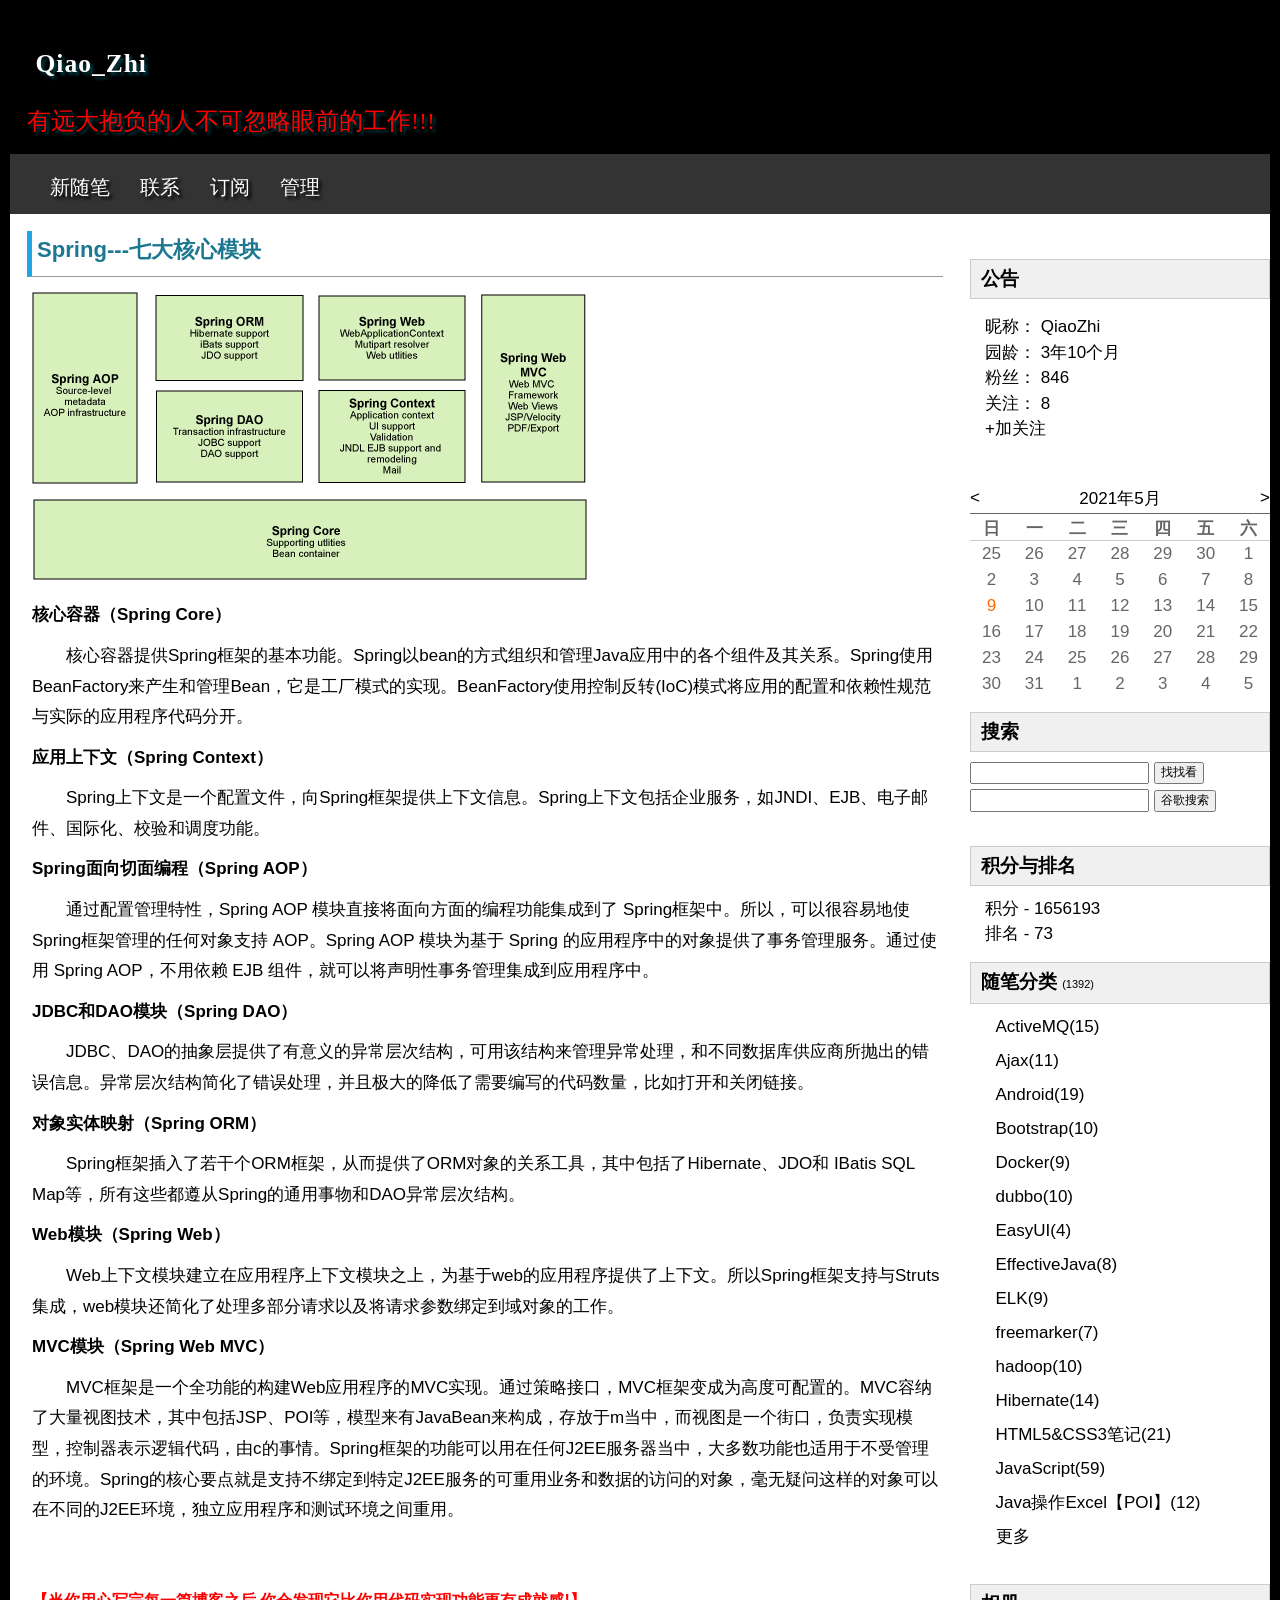
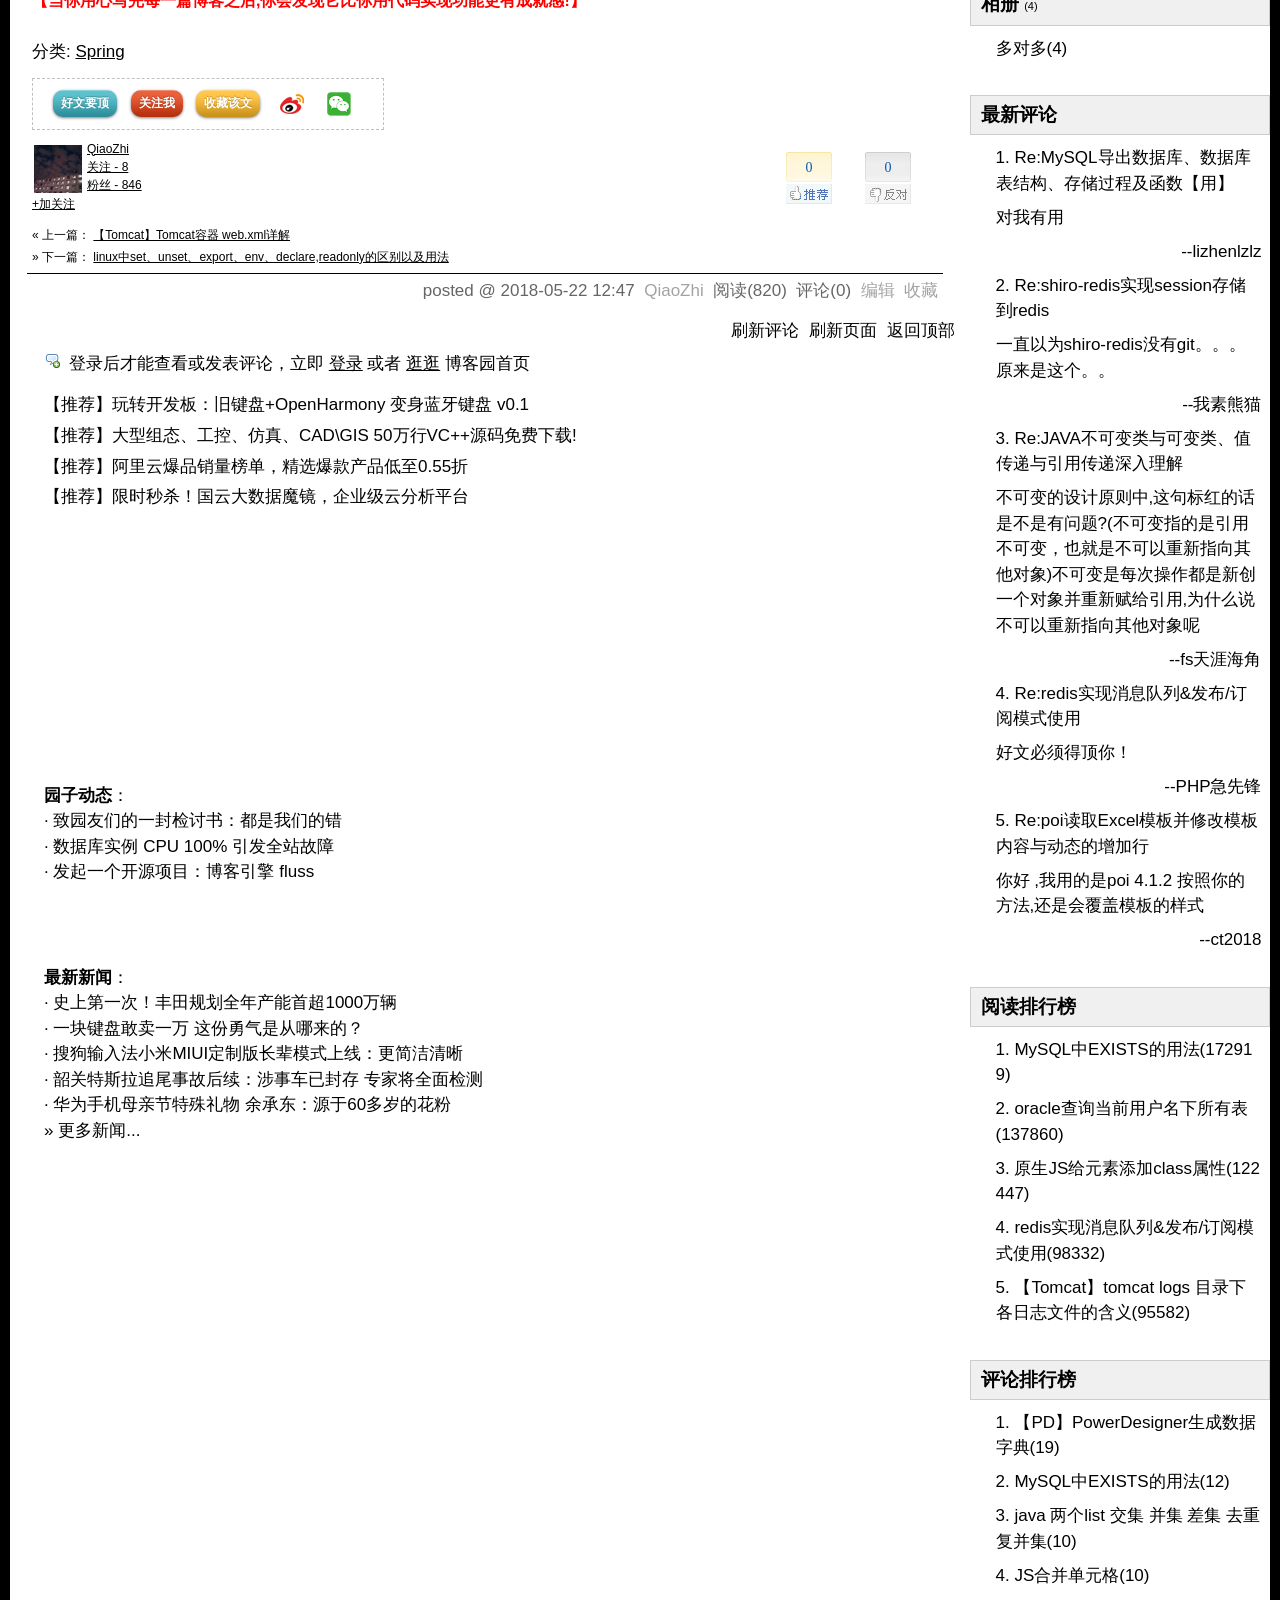
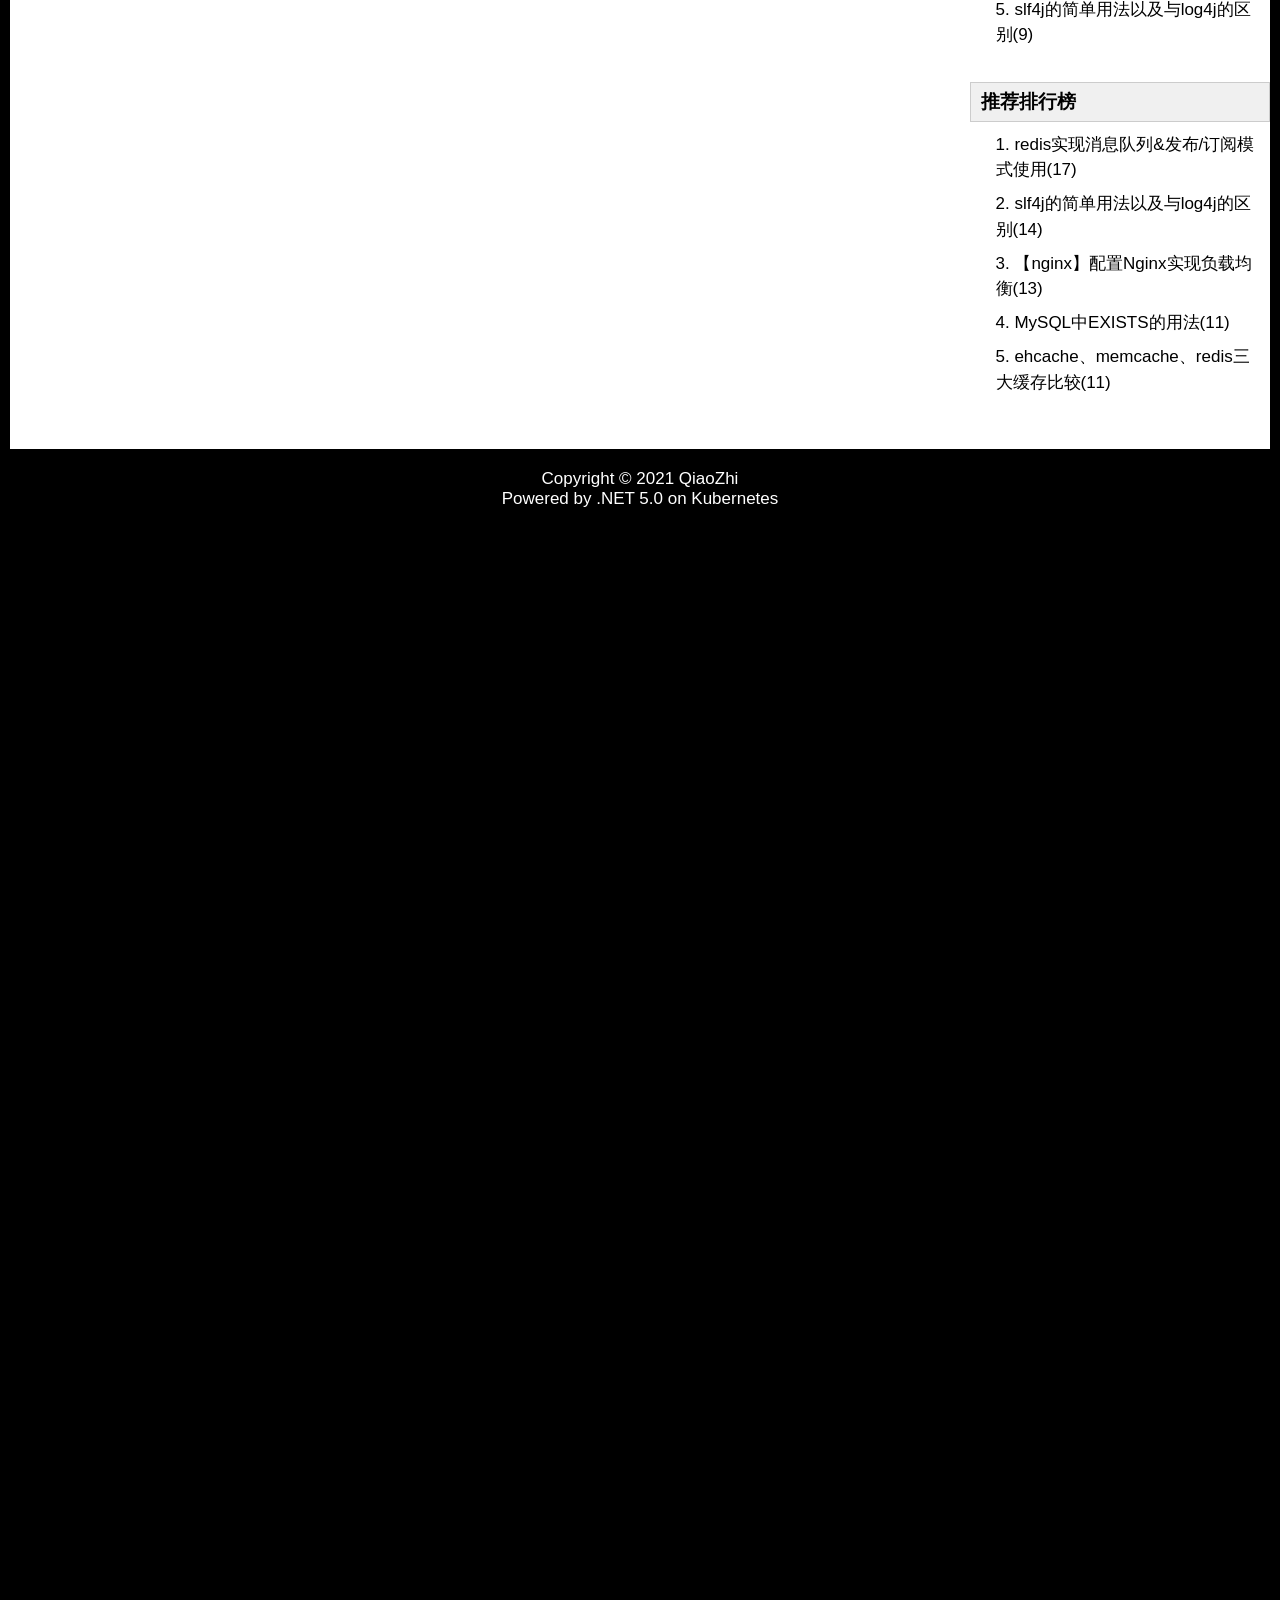
<file: 【狂神说Java】Spring5最新完整教程IDEA版通俗易懂/09、Spring使用註解開發/doc/Spring_七大核心模块.html>
<!DOCTYPE html> <html lang=zh-cn style><!--
 Page saved with SingleFile 
 url: https://www.cnblogs.com/qlqwjy/p/9071510.html 
 saved date: Sun May 09 2021 23:18:35 GMT+0800 (台北標準時間)
--><meta charset=utf-8>
<meta name=viewport content="width=device-width, initial-scale=1.0">
<meta name=referrer content=origin-when-crossorigin>
<meta name=description content="核心容器（Spring Core） 核心容器提供Spring框架的基本功能。Spring以bean的方式组织和管理Java应用中的各个组件及其关系。Spring使用BeanFactory来产生和管理B">
<meta property=og:description content="核心容器（Spring Core） 核心容器提供Spring框架的基本功能。Spring以bean的方式组织和管理Java应用中的各个组件及其关系。Spring使用BeanFactory来产生和管理B">
<meta http-equiv=Cache-Control content=no-transform>
<meta http-equiv=Cache-Control content=no-siteapp>
<meta http-equiv=X-UA-Compatible content="IE=edge">
<title>Spring---七大核心模块 - QiaoZhi - 博客园</title>
<style>input[type=button]{-webkit-appearance:button}img{max-width:100%}#blog_post_info_block{margin-top:20px}#BlogPostCategory{margin-bottom:10px}.div_my_zzk{margin-top:5px;margin-bottom:5px}.input_my_zzk{vertical-align:middle}input.btn_my_zzk{vertical-align:middle;height:22px;font-size:12px;padding-left:5px;padding-right:5px}#author_profile{float:left;width:280px;margin-top:0;margin-bottom:10px;color:#000;margin-left:0;font-size:12px}#author_profile a:hover{text-decoration:underline}.author_avatar{vertical-align:top;float:left;margin-right:5px;padding-top:5px;padding-left:2px;border:0}.author_profile_info{float:left;line-height:18px}#div_digg{float:right;margin-bottom:10px;margin-right:30px;font-size:12px;width:125px;text-align:center;margin-top:10px}.diggit{float:left;width:46px;height:52px;background:url([data-uri]) no-repeat;text-align:center;cursor:pointer;margin-top:2px;padding-top:5px}.diggnum{font-size:14px;color:#075db3;font-family:Verdana}.buryit{float:right;margin-left:20px;width:46px;height:52px;background:url([data-uri]) no-repeat;text-align:center;cursor:pointer;margin-top:2px;padding-top:5px}.burynum{font-size:14px;color:#075db3;font-family:Verdana}.diggword{margin-top:5px;margin-left:0;font-size:12px;color:#808080}#profile_block{margin-top:5px;line-height:1.5;text-align:left}#post_next_prev{line-height:1.8;font-size:12px}#post_next_prev a.p_n_p_prefix:link{text-decoration:none}#post_next_prev a.p_n_p_prefix:hover{text-decoration:underline}.under-post-card{margin-top:10px;line-height:1.5}#green_channel{padding:10px 0;margin-bottom:10px;margin-top:10px;border:#c0c0c0 1px dashed;font-size:12px;width:350px;text-align:center}#green_channel a{background:url([data-uri]%3D%3D) repeat-x;display:inline-block;padding:3px 8px;color:#fff;text-decoration:none;font-weight:bold;cursor:pointer;margin-right:10px;-moz-border-radius:5px;-webkit-border-radius:10px;-moz-box-shadow:0 1px 3px rgba(0,0,0,.5);-webkit-box-shadow:0 1px 3px rgba(0,0,0,.5);text-shadow:0 -1px 1px rgba(0,0,0,.25);vertical-align:middle}#green_channel a:hover{background-image:url([data-uri])}#green_channel #green_channel_digg{background-color:#2daebf}#green_channel #green_channel_follow{background-color:#e33100}#green_channel #green_channel_favorite{background-color:#ffb515}#green_channel #green_channel_weibo img{vertical-align:middle;border:none;margin-left:5px;box-shadow:none}#green_channel #green_channel_weibo,#green_channel #green_channel_wechat{background:none;padding:3px 2px;-moz-border-radius:none;-webkit-border-radius:none;-moz-box-shadow:none;-webkit-box-shadow:none;text-shadow:none}#green_channel #green_channel_wechat img{width:24px;height:24px;border:medium none;box-shadow:none;margin-left:5px;vertical-align:middle}#cnblogs_post_body{margin-bottom:20px}#cnblogs_post_body img{max-width:100%!important;height:auto}.ad_text_commentbox{margin-top:5px;margin-bottom:5px}#ad_t2{margin-top:5px;line-height:1.8}#ad_t2 a{margin-right:10px}#opt_under_post{line-height:1.8}.recent_comment_author{text-align:right;margin-right:4px}#HistoryToday{max-width:600px;text-overflow:ellipsis;white-space:nowrap;overflow:hidden}.Cal{width:100%}.recent_comment_body{word-wrap:break-word}#cnblogs_post_body{word-break:break-word}#cnblogs_post_body p{margin:10px auto;text-indent:0}#div_digg .diggnum{line-height:1.5em!important}#div_digg .burynum{line-height:1.5em!important}#green_channel a:link,#green_channel a:visited,#green_channel a:active{color:#fff!important;border:none!important}.vertical-middle>*{vertical-align:middle}#blog-news{overflow:hidden}.login_tips{background-image:url([data-uri]);background-repeat:no-repeat;margin-top:10px;padding:0 0 10px 25px;font-weight:400}.login_tips a{text-decoration:underline!important}#comment_nav{text-align:right}#comment_nav a{padding-left:10px}@-webkit-keyframes ui-dialog-loading{0%{-webkit-transform:rotate(0deg)}100%{-webkit-transform:rotate(360deg)}}@keyframes ui-dialog-loading{0%{transform:rotate(0deg)}100%{transform:rotate(360deg)}}*{margin:0;padding:0}html{height:100%}table{border-collapse:collapse;border-spacing:0}img{border:0}ul{word-break:break-word}li{list-style:none}h2{font-weight:normal}a:link{color:#000;text-decoration:none}a:visited{color:#000;text-decoration:none}a:hover{color:#f60;text-decoration:underline}a:active{color:#000;text-decoration:none}.clear{clear:both}#blogTitle{height:60px;clear:both}#blogTitle h1{font-size:150%;font-weight:bold;line-height:1.5em;margin-left:1em;margin-top:10px;width:50%;float:left;display:inline;letter-spacing:1px}#blogTitle h2{margin-top:2em;margin-left:8em;line-height:1.5em;width:50%;float:left;display:inline;font-size:14px}#blogTitle h1 a,#blogTitle h2{color:#fff;font-family:"微软雅黑";text-shadow:3px 3px 3px #003d44}#blogLogo{float:right}#navigator{background-color:#333;height:60px;clear:both;margin-top:60px;position:relative}#navList{min-height:30px;float:left;margin-left:30px}#navList li{float:left}#navList a:link,#navList a:visited,#navList a:active{color:#fff;text-shadow:3px 3px 3px #000}#navList a:hover{text-decoration:underline}.blogStats{float:right;color:#ccc;margin-top:20px;margin-right:2px;text-align:right;visibility:hidden}#mainContent .forFlow{float:none;width:auto}#mainContent{-o-text-overflow:ellipsis;flex:1}.postTitle{padding:0 100px 10px 20px;clear:both;border-left:5px solid #1fa6e6}.postTitle a:link,.postTitle a:visited,.postTitle a:active{color:#1c7791}.postTitle a:hover{color:#f60;text-decoration:none}.postDesc{clear:both}.postDesc a:link,.postDesc a:visited,.postDesc a:active{color:#a3a3a3}.postDesc a:hover{color:#f60;text-decoration:none}#sideBar{min-height:200px;padding:0 10px;margin-left:880px;-o-text-overflow:ellipsis;text-overflow:ellipsis;overflow:hidden;word-break:break-word;padding-bottom:20px}.newsItem .catListTitle{text-align:left;padding:5px 10px;border:1px solid #ccc;background:#f0f0f0}.newsItem{padding:0 0 5px 0;margin-bottom:2em}.Cal{border:none;color:#666}.Cal td{padding:3px 0}.CalTodayDay{color:#f60}.CalDayHeader{border-bottom:1px solid #ccc}.CalTitle{width:100%;background:#fff;color:#000;border-bottom:1px solid #666}.catListTitle{font-weight:bold;line-height:1.5em;font-size:110%;margin-top:15px;margin-bottom:10px;border-bottom:1px solid #000}.catListComment{line-height:1.5em}#sideBarMain{width:300px;margin-top:45px}#sideBarMain ul{line-height:1.5em}.catListPostCategory,.catListImageCategory,.mySearch,.catListComment,.catListView,.catListFeedback{margin-bottom:2em}#blog-sidecolumn .catListTitle{text-align:left;padding:5px 10px;background:#f0f0f0;border-bottom:none;border:1px solid #ccc}.catListPostCategory ul,.catListImageCategory ul,.catListComment ul,.catListView ul,.catListFeedback ul{padding-left:1em}.catListPostCategory ul li,.catListImageCategory ul li,.catListComment ul li,.catListView ul li,.catListFeedback ul li{margin:.5em}#blog-sidecolumn .catListBlogRank ul{margin-left:15px}#topics{min-height:200px;padding:1em}#topics .postTitle{font-size:130%;font-weight:bold;border-bottom:1px solid #999;line-height:1.5em;padding-left:5px}.postBody{padding:5px 2px 5px 5px;line-height:1.8;color:#000;border-bottom:1px solid #000}#topics .postDesc{float:none;text-align:right;padding-right:5px;color:#666;margin-top:5px}.mySearch .input_my_zzk{height:1.4em;width:175px}.commentform{padding:0 5px 0 2em}#footer{text-align:center;min-height:15px;margin-top:10px;padding-top:10px;margin-bottom:10px;padding-bottom:10px;color:#fff}.postBody a:link,.postBody a:visited,.postBody a:active{text-decoration:underline}#blog-news{margin-left:15px}#cnblogs_post_body img{max-width:660px}@media only screen and (max-width:767px){#home{width:auto;min-width:unset}#mainContent{word-break:break-word;width:auto;float:none}#main{min-width:unset;display:block}#sideBar{margin-left:0}.postTitle{padding-right:0}}#header{margin-top:2em;width:1260px}#main{background:#fff none repeat scroll 0 0;clear:both;min-width:1100px;text-align:left}#mainContent{background:#fff none repeat scroll 0 0;float:left;min-height:200px;overflow:hidden;text-overflow:ellipsis;width:950px;word-break:break-all}#home{margin:0 auto;width:1260px}body{background:#000 url([data-uri]) repeat scroll center top;color:#000;font-family:Verdana,Arial,Helvetica,sans-serif;font-size:17px;min-height:101%}#navList a{display:block;font:20px/1.5em "微软雅黑";margin:18px 10px 0 0;padding:0 10px}#navList a:hover{text-decoration:none;color:red}.snow-container{position:fixed;height:100%;width:100%;max-width:100%;top:0;overflow:hidden;z-index:-2;pointer-events:none}.snow{display:block;position:absolute;z-index:2;top:0;right:0;bottom:0;left:0;pointer-events:none;-webkit-transform:translate3d(0,-100%,0);transform:translate3d(0,-100%,0);-webkit-animation:snow linear infinite;animation:snow linear infinite}.snow.foreground{background-image:url([data-uri]);-webkit-animation-duration:15s;animation-duration:15s}.snow.foreground.layered{-webkit-animation-delay:7.5s;animation-delay:7.5s}.snow.middleground{background-image:url([data-uri]);-webkit-animation-duration:20s;animation-duration:20s}.snow.middleground.layered{-webkit-animation-delay:10s;animation-delay:10s}.snow.background{background-image:url([data-uri]);-webkit-animation-duration:30s;animation-duration:30s}.snow.background.layered{-webkit-animation-delay:15s;animation-delay:15s}@-webkit-keyframes snow{0%{-webkit-transform:translate3d(0,-100%,0);transform:translate3d(0,-100%,0)}100%{-webkit-transform:translate3d(15%,100%,0);transform:translate3d(15%,100%,0)}}@keyframes snow{0%{-webkit-transform:translate3d(0,-100%,0);transform:translate3d(0,-100%,0)}100%{-webkit-transform:translate3d(15%,100%,0);transform:translate3d(15%,100%,0)}}#baseInfo{display:block;-webkit-animation:marquee1 15s linear infinite;animation:marquee1 15s linear infinite}@keyframes marquee1{0%{transform:translateX(+0px)}25%{transform:translateX(+60px)}50%{transform:translateX(+120px);color:green}75%{transform:translateX(+60px)}100%{transform:translateX(+0px);color:red;/ / 每行高50}}</style>
<style media="only screen and (max-width: 767px)">body{font-size:14px!important;-webkit-text-size-adjust:none}#blog_nav_rss{display:none!important}#blog_nav_newpost{display:none!important}#green_channel{width:320px}#sidebar_search_box input[type=text]{width:260px}#cnblogs_c1,#cnblogs_c2{text-align:center;margin:10px auto 0 auto}#cnblogs_c1{width:300px}#cnblogs_c2{overflow:hidden;display:none}.commentform{margin-left:10px}#sideBarMain{width:100%}#mainContent{width:100%}</style>
<link type=application/rss+xml rel=alternate href=https://www.cnblogs.com/qlqwjy/rss>
<link type=application/rsd+xml rel=EditURI href=https://www.cnblogs.com/qlqwjy/rsd.xml>
<link type=application/wlwmanifest+xml rel=wlwmanifest href=https://www.cnblogs.com/qlqwjy/wlwmanifest.xml>
<meta http-equiv=origin-trial content="A+b/H0b8RPXNaJgaNFpO0YOFuGK6myDQXlwnJB3SwzvNMfcndat4DZYMrP4ClJIzYWo3/yP2S+8FTZ/lpqbPAAEAAABueyJvcmlnaW4iOiJodHRwczovL2ltYXNkay5nb29nbGVhcGlzLmNvbTo0NDMiLCJmZWF0dXJlIjoiVHJ1c3RUb2tlbnMiLCJleHBpcnkiOjE2MjYyMjA3OTksImlzVGhpcmRQYXJ0eSI6dHJ1ZX0="><meta http-equiv=origin-trial content=[base64]><meta http-equiv=origin-trial content=AxL6oBxcpn5rQDPKSAs+d0oxNyJYq2/4esBUh3Yx5z8QfcLu+AU8iFCXYRcr/[base64]><meta http-equiv=origin-trial content=[base64]><meta http-equiv=origin-trial content="A3HucHUo1oW9s+9kIKz8mLkbcmdaj5lxt3eiIMp1Nh49dkkBlg1Fhg4Fd/r0vL69mRRA36YutI9P/lJUfL8csQoAAACFeyJvcmlnaW4iOiJodHRwczovL2RvdWJsZWNsaWNrLm5ldDo0NDMiLCJmZWF0dXJlIjoiQ29udmVyc2lvbk1lYXN1cmVtZW50IiwiZXhwaXJ5IjoxNjI2MjIwNzk5LCJpc1N1YmRvbWFpbiI6dHJ1ZSwiaXNUaGlyZFBhcnR5Ijp0cnVlfQ=="><meta http-equiv=origin-trial content="[base64]"><meta http-equiv=origin-trial content="[base64]"><meta http-equiv=origin-trial content=A7+rMYR5onPnACrz+niKSeFdH3xw1IyHo2AZSHmxrofRk9w4HcQPMYcpBUKu6OQ6zsdxf4m/vqa6tG6Na4OLpAQAAAB4eyJvcmlnaW4iOiJodHRwczovL2ltYXNkay5nb29nbGVhcGlzLmNvbTo0NDMiLCJmZWF0dXJlIjoiQ29udmVyc2lvbk1lYXN1cmVtZW50IiwiZXhwaXJ5IjoxNjI2MjIwNzk5LCJpc1RoaXJkUGFydHkiOnRydWV9><meta http-equiv=origin-trial content=AwfG8hAcHnPa/kJ1Co0EvG/K0F9l1s2JZGiDLt2mhC3QI5Fh4qmsmSwrWObZFbRC9ieDaSLU6lHRxhGUF/i9sgoAAACBeyJvcmlnaW4iOiJodHRwczovL2RvdWJsZWNsaWNrLm5ldDo0NDMiLCJmZWF0dXJlIjoiSW50ZXJlc3RDb2hvcnRBUEkiLCJleHBpcnkiOjE2MjYyMjA3OTksImlzU3ViZG9tYWluIjp0cnVlLCJpc1RoaXJkUGFydHkiOnRydWV9><meta http-equiv=origin-trial content=AwQ7dCmHkvR6FuOFxAuNnktYSQrGbL4dF+eBkrwNLALc69Wr//[base64]><meta http-equiv=origin-trial content=AysVDPGQTLD/[base64]><link id=favicon rel="shortcut icon" href="[data-uri]" type=image/svg+xml><style>.sf-hidden{display:none!important}</style><link rel=canonical href=https://www.cnblogs.com/qlqwjy/p/9071510.html></head>
<body class=no-navbar>
 <a name=top></a>
 <div id=top_nav class="navbar forpc navbar-custom sf-hidden">
 
 </div>
 
 
<div id=home>
<div id=header>
 <div id=blogTitle>
 <a id=lnkBlogLogo href=https://www.cnblogs.com/qlqwjy/><img id=blogLogo src="[data-uri]" alt=返回主页></a> 
 
<h1><a id=Header1_HeaderTitle class="headermaintitle HeaderMainTitle" href=https://www.cnblogs.com/qlqwjy/>Qiao_Zhi</a>
</h1>
<h2><font size=5 style=margin-left:-95px color=red id=baseInfo>有远大抱负的人不可忽略眼前的工作!!!</font></h2>
 
 </div>
 <div id=navigator>
 
<ul id=navList>
<li>
</li>
<li>
</li>
<li>
<a id=blog_nav_newpost class=menu href="https://i.cnblogs.com/EditPosts.aspx?opt=1">
新随笔</a>
</li>
<li>
<a id=blog_nav_contact class=menu href=https://msg.cnblogs.com/send/QiaoZhi>
联系</a></li>
<li>
<a id=blog_nav_rss class=menu href=https://www.cnblogs.com/qlqwjy/p/9071510.html data-rss=https://www.cnblogs.com/qlqwjy/rss/>
订阅</a>
</li>
<li>
<a id=blog_nav_admin class=menu href=https://i.cnblogs.com/>
管理</a>
</li>
</ul>
 <div class=blogStats>
 <span id=stats_post_count>随笔 - 1321&nbsp; </span>
<span id=stats_article_count>文章 - 0&nbsp; </span>
<span id=stats-comment_count>评论 - 296&nbsp; </span>
<span id=stats-total-view-count>阅读 - 
<span title="总阅读数: 5624379">
562万</span></span>
 </div>
 </div>
</div>
<div id=main>
 <div id=mainContent>
 <div class=forFlow>
 <div id=post_detail>
 
 <div id=topics>
 <div class=post>
 <h1 class=postTitle>
 
<a id=cb_post_title_url class="postTitle2 vertical-middle" href=https://www.cnblogs.com/qlqwjy/p/9071510.html>
 <span>Spring---七大核心模块</span>
 
</a>
 </h1>
 <div class=clear></div>
 <div class=postBody>
 <div id=cnblogs_post_body class="blogpost-body blogpost-body-html">
<p><img src="[data-uri]" alt></p>
<p><strong>核心容器（Spring Core）</strong></p>
<p>　　核心容器提供Spring框架的基本功能。Spring以bean的方式组织和管理Java应用中的各个组件及其关系。Spring使用BeanFactory来产生和管理Bean，它是工厂模式的实现。BeanFactory使用控制反转(IoC)模式将应用的配置和依赖性规范与实际的应用程序代码分开。</p>
<p><strong>应用上下文（Spring Context）</strong></p>
<p>　　Spring上下文是一个配置文件，向Spring框架提供上下文信息。Spring上下文包括企业服务，如JNDI、EJB、电子邮件、国际化、校验和调度功能。</p>
<p><strong>Spring面向切面编程（Spring AOP）</strong></p>
<p>　　通过配置管理特性，Spring AOP 模块直接将面向方面的编程功能集成到了 Spring框架中。所以，可以很容易地使 Spring框架管理的任何对象支持 AOP。Spring AOP 模块为基于 Spring 的应用程序中的对象提供了事务管理服务。通过使用 Spring AOP，不用依赖 EJB 组件，就可以将声明性事务管理集成到应用程序中。</p>
<p><strong>JDBC和DAO模块（Spring DAO）</strong></p>
<p>　　JDBC、DAO的抽象层提供了有意义的异常层次结构，可用该结构来管理异常处理，和不同数据库供应商所抛出的错误信息。异常层次结构简化了错误处理，并且极大的降低了需要编写的代码数量，比如打开和关闭链接。</p>
<p><strong>对象实体映射（Spring ORM）</strong></p>
<p>　　Spring框架插入了若干个ORM框架，从而提供了ORM对象的关系工具，其中包括了Hibernate、JDO和 IBatis SQL Map等，所有这些都遵从Spring的通用事物和DAO异常层次结构。</p>
<p><strong>Web模块（Spring Web）</strong></p>
<p>　　Web上下文模块建立在应用程序上下文模块之上，为基于web的应用程序提供了上下文。所以Spring框架支持与Struts集成，web模块还简化了处理多部分请求以及将请求参数绑定到域对象的工作。</p>
<p><strong>MVC模块（Spring Web MVC）</strong></p>
<p>　　MVC框架是一个全功能的构建Web应用程序的MVC实现。通过策略接口，MVC框架变成为高度可配置的。MVC容纳了大量视图技术，其中包括JSP、POI等，模型来有JavaBean来构成，存放于m当中，而视图是一个街口，负责实现模型，控制器表示逻辑代码，由c的事情。Spring框架的功能可以用在任何J2EE服务器当中，大多数功能也适用于不受管理的环境。Spring的核心要点就是支持不绑定到特定J2EE服务的可重用业务和数据的访问的对象，毫无疑问这样的对象可以在不同的J2EE环境，独立应用程序和测试环境之间重用。</p>
<p>&nbsp;</p>
</div>
<div id=MySignature style=display:block><span style=font-size:16px;color:#ff0000>
<strong>【当你用心写完每一篇博客之后,你会发现它比你用代码实现功能更有成就感!】</strong>
</span></div>
<div class=clear></div>
<div id=blog_post_info_block><div id=BlogPostCategory>
 分类: 
 <a href=https://www.cnblogs.com/qlqwjy/category/1035593.html target=_blank>Spring</a></div>
 <div id=blog_post_info>
<div id=green_channel>
 <a href=https://www.cnblogs.com/qlqwjy/p/9071510.html id=green_channel_digg>好文要顶</a>
 <a id=green_channel_follow href=https://www.cnblogs.com/qlqwjy/p/9071510.html>关注我</a>
 <a id=green_channel_favorite href=https://www.cnblogs.com/qlqwjy/p/9071510.html>收藏该文</a>
 <a id=green_channel_weibo href=https://www.cnblogs.com/qlqwjy/p/9071510.html title=分享至新浪微博><img src=[data-uri] alt></a>
 <a id=green_channel_wechat href=https://www.cnblogs.com/qlqwjy/p/9071510.html title=分享至微信><img src=[data-uri] alt></a>
</div>
<div id=author_profile>
 <div id=author_profile_info class=author_profile_info>
 <a href=https://home.cnblogs.com/u/qlqwjy/ target=_blank><img src=[data-uri] class=author_avatar alt></a>
 <div id=author_profile_detail class=author_profile_info>
 <a href=https://home.cnblogs.com/u/qlqwjy/>QiaoZhi</a><br>
 <a href=https://home.cnblogs.com/u/qlqwjy/followees/>关注 - 8</a><br>
 <a href=https://home.cnblogs.com/u/qlqwjy/followers/>粉丝 - 846</a>
 </div>
 </div>
 <div class=clear></div>
 <div id=author_profile_honor></div>
 <div id=author_profile_follow>
 <a href=https://www.cnblogs.com/qlqwjy/p/9071510.html>+加关注</a>
 </div>
</div>
<div id=div_digg>
 <div class=diggit>
 <span class=diggnum id=digg_count>0</span>
 </div>
 <div class=buryit>
 <span class=burynum id=bury_count>0</span>
 </div>
 <div class=clear></div>
 <div class=diggword id=digg_tips>
 </div>
</div>
</div>
 <div class=clear></div>
 <div id=post_next_prev>
 <a href=https://www.cnblogs.com/qlqwjy/p/9070000.html class=p_n_p_prefix>« </a> 上一篇： <a href=https://www.cnblogs.com/qlqwjy/p/9070000.html title="发布于 2018-05-21 23:42">【Tomcat】Tomcat容器 web.xml详解</a>
 <br>
 <a href=https://www.cnblogs.com/qlqwjy/p/9075766.html class=p_n_p_prefix>» </a> 下一篇： <a href=https://www.cnblogs.com/qlqwjy/p/9075766.html title="发布于 2018-05-23 10:53">linux中set、unset、export、env、declare,readonly的区别以及用法</a>
</div>
</div>
 </div>
 <div class=postDesc>posted @ 
<span id=post-date>2018-05-22 12:47</span>&nbsp;
<a href=https://www.cnblogs.com/qlqwjy/>QiaoZhi</a>&nbsp;
阅读(<span id=post_view_count>820</span>)&nbsp;
评论(<span id=post_comment_count>0</span>)&nbsp;
<a href="https://i.cnblogs.com/EditPosts.aspx?postid=9071510" rel=nofollow>编辑</a>&nbsp;
<a href=https://www.cnblogs.com/qlqwjy/p/9071510.html>收藏</a></div>
 </div>
 
 
 </div>
</div>
<a name=!comments></a>
<div id=blog-comments-placeholder class=sf-hidden></div>
<div id=comment_form class=commentform>
 <a name=commentform></a>
 <div id=divCommentShow></div>
 <div id=comment_nav><span id=span_refresh_tips></span><a href=https://www.cnblogs.com/qlqwjy/p/9071510.html id=lnk_RefreshComments runat=server clientidmode=Static>刷新评论</a><a href=#>刷新页面</a><a href=#top>返回顶部</a></div>
 <div id=comment_form_container style=visibility:visible><div class=login_tips>
 登录后才能查看或发表评论，立即 <a rel=nofollow href=https://www.cnblogs.com/qlqwjy/p/9071510.html class=underline>登录</a> 或者
 <a href=https://www.cnblogs.com/>逛逛</a> 博客园首页
</div>
</div>
 <div class=ad_text_commentbox id=ad_text_under_commentbox></div>
 <div id=ad_t2><a href=https://brands.cnblogs.com/huawei target=_blank>【推荐】玩转开发板：旧键盘+OpenHarmony 变身蓝牙键盘 v0.1</a><br><a href=http://www.uccpsoft.com/index.htm target=_blank>【推荐】大型组态、工控、仿真、CAD\GIS 50万行VC++源码免费下载!</a><br><a href="https://www.aliyun.com/activity/daily/bestoffer?userCode=swh7dvlt" target=_blank>【推荐】阿里云爆品销量榜单，精选爆款产品低至0.55折</a><br><a href="http://www.moojnn.com/?source=bokeyuan" target=_blank>【推荐】限时秒杀！国云大数据魔镜，企业级云分析平台</a><br></div>
 <div id=opt_under_post></div>
 <div id=cnblogs_c1 class=under-post-card>
 <div id=div-gpt-ad-1592365906576-0 style=width:300px;height:250px data-google-query-id=CJHQkeHyvPACFa_KTAIdvfYDjg><div id=google_ads_iframe_/1090369/C1_0__container__ style="border:0pt none"><iframe id=google_ads_iframe_/1090369/C1_0 title="3rd party ad content" name=google_ads_iframe_/1090369/C1_0 width=300 height=250 scrolling=no marginwidth=0 marginheight=0 frameborder=0 allow="conversion-measurement 'src'" data-google-container-id=1 style=border:0px;vertical-align:bottom data-load-complete=true sandbox="allow-popups allow-top-navigation allow-top-navigation-by-user-activation" srcdoc="<!DOCTYPE html> <html><meta charset=utf-8><style>a{color:#000000}.sf-hidden{display:none!important}</style><body leftmargin=0 topmargin=0 marginwidth=0 marginheight=0 style=background:transparent;line-height:0 class=jar><div id=google_image_div style=overflow:hidden;position:absolute class=GoogleActiveViewElement data-google-av-cxn=&quot;https://pagead2.googlesyndication.com/pcs/activeview?xai=AKAOjsspBkgdA8IYUQLtNgISwP2J-mBIB2bLN_v5i1r9z_2GdbRu61IIyH7GeFxgKPY3EBQ6Hmsbceern2h0q2jXR4Xe3YSsLK0nTQJJnaEnu0Y&amp;amp;sig=Cg0ArKJSzOk-rNlLj25eEAE&quot; data-google-av-adk=2350102003 data-google-av-metadata=&quot;la=0&amp;amp;xdi=0&amp;amp;&quot; data-google-av-override=-1 data-google-av-dm=2 data-google-av-immediate data-google-av-aid=0 data-google-av-naid=1 data-google-av-slift data-google-av-cpmav data-google-av-btr=&quot;https://securepubads.g.doubleclick.net/pcs/view?xai=[base64]&amp;amp;sai=AMfl-YRB6GYeAhKUiMdJQDLQ3fLO_ALQ1IcVczazTtMpfOQ1xl5HW36DDx0BtIitnifx18v25Um4x2cx43nxJJ94n5zlW81hlx5vhb5pRx1vUttRZ2hyriHOihvfhCHecbuRU_o7&amp;amp;sig=Cg0ArKJSzNMEBN0HPovTEAE&amp;amp;adurl=&quot; data-google-av-itpl=3 data-google-av-rs=4 data-google-av-flags=&quot;[&amp;quot;x%278440'9efotm(&amp;amp;753374%2bejvf/%27844>'9wuvb$&amp;amp;56533>!=|vqc)!273794&amp;amp;<qqvb/%<1735020!=nehu`/!364=5051!9abk{ay&amp;quot;]&quot; data-creative-load-listener><a id=aw0 target=_blank href=&quot;https://googleads.g.doubleclick.net/pcs/click?xai=[base64]&amp;amp;sai=AMfl-YTxbOH6lc3p1L42AqLmh9b0TH6oslbw4oQTuMMy5HOVur7OcUeUcLhQVv50AIOTDWHJwKXejEDznmeJevQIlts17gDeY5mZC0KR1y7LyiQuL77EIHnJm-Z8CFhSi3nV-Pt3&amp;amp;sig=Cg0ArKJSzNJzvw2JBogM&amp;amp;fbs_aeid=[gw_fbsaeid]&amp;amp;adurl=https://www.aliyun.com/activity/daily/bestoffer%3FuserCode%3Dswh7dvlt&quot;><img src=&quot;[data-uri]&quot; border=0 width=300 height=250 alt class=img_ad></a><style class=sf-hidden>div{margin:0;padding:0}</style><div id=abgc class=&quot;abgc sf-hidden&quot; dir=ltr aria-hidden=true></div></div><img src=&quot;[data-uri]&quot; style=display:none alt><div style=&quot;bottom:0;right:0;width:300px;height:250px;background:initial!important;position:absolute!important;max-width:100%!important;max-height:100%!important;pointer-events:none!important;image-rendering:pixelated!important;z-index:2147483647;background-image:url('[data-uri]')!important&quot;></div>"></iframe></div></div>
 </div>
 <div id=under_post_card1><div class=under-post-card><b>园子动态</b>：<br>· <a href=https://www.cnblogs.com/cmt/p/14585828.html target=_blank>致园友们的一封检讨书：都是我们的错</a><br>· <a href=https://www.cnblogs.com/cmt/p/14595262.html target=_blank>数据库实例 CPU 100% 引发全站故障</a><br>· <a href=https://www.cnblogs.com/cmt/p/14217355.html target=_blank>发起一个开源项目：博客引擎 fluss</a><br></div></div>
 <div id=cnblogs_c2 class=under-post-card>
 <div id=div-gpt-ad-1592366332455-0 style=width:468px;height:60px data-google-query-id=CJLQkeHyvPACFa_KTAIdvfYDjg><div id=google_ads_iframe_/1090369/C2_0__container__ style="border:0pt none"><iframe id=google_ads_iframe_/1090369/C2_0 title="3rd party ad content" name=google_ads_iframe_/1090369/C2_0 width=468 height=60 scrolling=no marginwidth=0 marginheight=0 frameborder=0 allow="conversion-measurement 'src'" data-google-container-id=2 style=border:0px;vertical-align:bottom data-load-complete=true sandbox="allow-popups allow-top-navigation allow-top-navigation-by-user-activation" srcdoc="<!DOCTYPE html> <html><meta charset=utf-8><style>a{color:#000000}.sf-hidden{display:none!important}</style><body leftmargin=0 topmargin=0 marginwidth=0 marginheight=0 style=background:transparent;line-height:0 class=jar><div id=google_image_div style=overflow:hidden;position:absolute class=GoogleActiveViewElement data-google-av-cxn=&quot;https://pagead2.googlesyndication.com/pcs/activeview?xai=AKAOjstuLlV6JxYjl2lL34-87o-NVybsYQ7U5NWnWY72pD3rKKNfGgGXgnZNa5zqaXBcQEs-VfNmJfWyNXj2Vfpwm2qnB23XPr2GUHlib4guWgU&amp;amp;sig=Cg0ArKJSzLcPZwyBa3WNEAE&quot; data-google-av-adk=1009752152 data-google-av-metadata=&quot;la=0&amp;amp;xdi=0&amp;amp;&quot; data-google-av-override=-1 data-google-av-dm=2 data-google-av-immediate data-google-av-aid=0 data-google-av-naid=1 data-google-av-slift data-google-av-cpmav data-google-av-btr=&quot;https://securepubads.g.doubleclick.net/pcs/view?xai=[base64]&amp;amp;sai=AMfl-YQ-H7tvEyEzXu5s2hdGbqgx96UYRml3MofMQcDZyc4K2tFhZ0WWmS9Xk89kKcWEyGcK5oMyZ5WQrUEnlP2QY5XxHDR9ObotVjmTrKx4zxm5qYcqQT2X8Vghf6QQHFa54Aep&amp;amp;sig=Cg0ArKJSzOh1SyXZfvuoEAE&amp;amp;adurl=&quot; data-google-av-itpl=3 data-google-av-rs=4 data-google-av-flags=&quot;[&amp;quot;x%278440'9efotm(&amp;amp;753374%2bejvf/%27844>'9wuvb$&amp;amp;56533>!=|vqc)!273794&amp;amp;<qqvb/%<1735020!=nehu`/!364=5051!9abk{ay&amp;quot;]&quot; data-creative-load-listener><a id=aw0 target=_blank href=&quot;https://googleads.g.doubleclick.net/pcs/click?xai=[base64]&amp;amp;sai=AMfl-YTEZVVkhXjY3J6insTFMsN0MizmblCuP2PishmVdyV6u4MP2OmeHsugkdKSX4xDq2LZo64mV8Nm5A8HlHV4osFn-GecaQztsz6tZJGAnQ6DCVUTZQU64wwyuGmMDctjT3_a&amp;amp;sig=Cg0ArKJSzCNGhIN7qIH9&amp;amp;fbs_aeid=[gw_fbsaeid]&amp;amp;adurl=http://www.moojnn.com/%3Fsource%3Dbokeyuan&quot;><img src=&quot;[data-uri]&quot; border=0 width=468 height=60 alt class=img_ad></a><style class=sf-hidden>div{margin:0;padding:0}</style><div id=abgc class=&quot;abgc sf-hidden&quot; dir=ltr aria-hidden=true></div></div><img src=&quot;[data-uri]&quot; style=display:none alt><div style=&quot;bottom:0;right:0;width:468px;height:60px;background:initial!important;position:absolute!important;max-width:100%!important;max-height:100%!important;pointer-events:none!important;image-rendering:pixelated!important;z-index:2147483647;background-image:url('[data-uri]')!important&quot;></div>"></iframe></div></div>
 </div>
 <div id=under_post_card2><div class="itnews under-post-card">
 <b>最新新闻</b>：
 <br>
 · <a href=https://news.cnblogs.com/n/693486/ target=_blank>史上第一次！丰田规划全年产能首超1000万辆</a>
 <br>
 · <a href=https://news.cnblogs.com/n/693485/ target=_blank>一块键盘敢卖一万 这份勇气是从哪来的？</a>
 <br>
 · <a href=https://news.cnblogs.com/n/693484/ target=_blank>搜狗输入法小米MIUI定制版长辈模式上线：更简洁清晰</a>
 <br>
 · <a href=https://news.cnblogs.com/n/693483/ target=_blank>韶关特斯拉追尾事故后续：涉事车已封存 专家将全面检测</a>
 <br>
 · <a href=https://news.cnblogs.com/n/693482/ target=_blank>华为手机母亲节特殊礼物 余承东：源于60多岁的花粉</a>
 <br>
 » <a href=https://news.cnblogs.com/ title="IT 新闻" target=_blank>更多新闻...</a>
</div></div>
 <div id=HistoryToday class=under-post-card></div>
 
</div>
 </div>
 </div>
 <div id=sideBar>
 <div id=sideBarMain>
 <div id=sidebar_news class=newsItem>
<h3 class=catListTitle>公告</h3>
<div id=blog-news>
 
<div style=display:none id=__document_write_ajax_div-2></div>
 <div id=profile_block>
 昵称：
 <a href=https://home.cnblogs.com/u/qlqwjy/>
 QiaoZhi
 </a>
 <br>
 园龄：
 <a href=https://home.cnblogs.com/u/qlqwjy/ title=入园时间：2017-07-08>
 3年10个月
 </a>
 <br>
 粉丝：
 <a href=https://home.cnblogs.com/u/qlqwjy/followers/>
 846
 </a>
 <br>
 关注：
 <a href=https://home.cnblogs.com/u/qlqwjy/followees/>
 8
 </a>
 <div id=p_b_follow>
<a href=https://www.cnblogs.com/qlqwjy/p/9071510.html>+加关注</a></div>
 
 </div>
</div>
</div>
<div id=sidebar_c3 class=sf-hidden></div>
 <div id=blog-calendar>
<table id=blogCalendar class=Cal cellspacing=0 cellpadding=0 title=Calendar border=0>
 <tbody>
 <tr>
 <td colspan=7>
 <table class=CalTitle cellspacing=0 border=0>
 <tbody>
 <tr>
 <td class=CalNextPrev>
 <a href=https://www.cnblogs.com/qlqwjy/p/9071510.html>&lt;</a>
 </td>
 <td align=center>2021年5月</td>
 <td align=right class=CalNextPrev>
 <a href=https://www.cnblogs.com/qlqwjy/p/9071510.html>&gt;</a>
 </td>
 </tr>
 </tbody>
 </table>
 </td>
 </tr>
 <tr>
 <th class=CalDayHeader align=center abbr=日 scope=col>日</th>
 <th class=CalDayHeader align=center abbr=一 scope=col>一</th>
 <th class=CalDayHeader align=center abbr=二 scope=col>二</th>
 <th class=CalDayHeader align=center abbr=三 scope=col>三</th>
 <th class=CalDayHeader align=center abbr=四 scope=col>四</th>
 <th class=CalDayHeader align=center abbr=五 scope=col>五</th>
 <th class=CalDayHeader align=center abbr=六 scope=col>六</th>
 </tr>
 <tr>
 <td class=CalOtherMonthDay align=center>25</td>
 <td class=CalOtherMonthDay align=center>26</td>
 <td class=CalOtherMonthDay align=center>27</td>
 <td class=CalOtherMonthDay align=center>28</td>
 <td class=CalOtherMonthDay align=center>29</td>
 <td class=CalOtherMonthDay align=center>30</td>
 <td class=CalWeekendDay align=center>
 1
 </td>
 </tr>
 <tr>
 <td class=CalWeekendDay align=center>
 2
 </td>
 <td align=center>
 3
 </td>
 <td align=center>
 4
 </td>
 <td align=center>
 5
 </td>
 <td align=center>
 6
 </td>
 <td align=center>
 7
 </td>
 <td class=CalWeekendDay align=center>
 8
 </td>
 </tr>
 <tr>
 <td class=CalTodayDay align=center>
 9
 </td>
 <td align=center>
 10
 </td>
 <td align=center>
 11
 </td>
 <td align=center>
 12
 </td>
 <td align=center>
 13
 </td>
 <td align=center>
 14
 </td>
 <td class=CalWeekendDay align=center>
 15
 </td>
 </tr>
 <tr>
 <td class=CalWeekendDay align=center>
 16
 </td>
 <td align=center>
 17
 </td>
 <td align=center>
 18
 </td>
 <td align=center>
 19
 </td>
 <td align=center>
 20
 </td>
 <td align=center>
 21
 </td>
 <td class=CalWeekendDay align=center>
 22
 </td>
 </tr>
 <tr>
 <td class=CalWeekendDay align=center>
 23
 </td>
 <td align=center>
 24
 </td>
 <td align=center>
 25
 </td>
 <td align=center>
 26
 </td>
 <td align=center>
 27
 </td>
 <td align=center>
 28
 </td>
 <td class=CalWeekendDay align=center>
 29
 </td>
 </tr>
 <tr>
 <td class=CalWeekendDay align=center>
 30
 </td>
 <td align=center>
 31
 </td>
 <td class=CalOtherMonthDay align=center>
 1
 </td>
 <td class=CalOtherMonthDay align=center>
 2
 </td>
 <td class=CalOtherMonthDay align=center>
 3
 </td>
 <td class=CalOtherMonthDay align=center>
 4
 </td>
 <td class=CalOtherMonthDay align=center>
 5
 </td>
 </tr>
 </tbody>
</table></div> 
 <div id=leftcontentcontainer>
 <div id=blog-sidecolumn>
<div id=sidebar_search class=sidebar-block>
 <div id=sidebar_search class=mySearch>
 <h3 class=catListTitle>搜索</h3>
 <div id=sidebar_search_box>
 <div id=widget_my_zzk class=div_my_zzk>
 <input type=text id=q class=input_my_zzk value>&nbsp;<input type=button value=找找看 id=btnZzk class=btn_my_zzk>
 </div>
 <div id=widget_my_google class=div_my_zzk>
 <input type=text name=google_q id=google_q class=input_my_zzk value>&nbsp;<input type=button value=谷歌搜索 class=btn_my_zzk>
 </div>
 </div>
 </div>
</div>
<div id=sidebar_scorerank class=sidebar-block><div class=catListBlogRank>
<h3 class=catListTitle>积分与排名</h3>
<ul>
 <li class=liScore>
 积分 - 
1656193
 </li>
 <li class=liRank>
 排名 - 
73
 </li>
</ul>
</div>
</div>
<div id=sidebar_categories>
 <div id=sidebar_postcategory class="catListPostCategory sidebar-block">
 <h3 class=catListTitle>
 
随笔分类
<span style=font-size:11px;font-weight:normal>(1392)</span>
 </h3>
 <ul>
 <li data-category-list-item-visible=true style=display:block>
 
<a href=https://www.cnblogs.com/qlqwjy/category/1300279.html rel target>
 ActiveMQ(15)
</a>
 
 </li> 
 <li data-category-list-item-visible=true style=display:block>
 
<a href=https://www.cnblogs.com/qlqwjy/category/1058072.html rel target>
 Ajax(11)
</a>
 
 </li> 
 <li data-category-list-item-visible=true style=display:block>
 
<a href=https://www.cnblogs.com/qlqwjy/category/1068935.html rel target>
 Android(19)
</a>
 
 </li> 
 <li data-category-list-item-visible=true style=display:block>
 
<a href=https://www.cnblogs.com/qlqwjy/category/1035597.html rel target>
 Bootstrap(10)
</a>
 
 </li> 
 <li data-category-list-item-visible=true style=display:block>
 
<a href=https://www.cnblogs.com/qlqwjy/category/1300281.html rel target>
 Docker(9)
</a>
 
 </li> 
 <li data-category-list-item-visible=true style=display:block>
 
<a href=https://www.cnblogs.com/qlqwjy/category/1401209.html rel target>
 dubbo(10)
</a>
 
 </li> 
 <li data-category-list-item-visible=true style=display:block>
 
<a href=https://www.cnblogs.com/qlqwjy/category/1035592.html rel target>
 EasyUI(4)
</a>
 
 </li> 
 <li data-category-list-item-visible=true style=display:block>
 
<a href=https://www.cnblogs.com/qlqwjy/category/1484017.html rel target>
 EffectiveJava(8)
</a>
 
 </li> 
 <li data-category-list-item-visible=true style=display:block>
 
<a href=https://www.cnblogs.com/qlqwjy/category/1820306.html rel target>
 ELK(9)
</a>
 
 </li> 
 <li data-category-list-item-visible=true style=display:block>
 
<a href=https://www.cnblogs.com/qlqwjy/category/1042358.html rel target>
 freemarker(7)
</a>
 
 </li> 
 <li data-category-list-item-visible=true style=display:block>
 
<a href=https://www.cnblogs.com/qlqwjy/category/1195527.html rel target>
 hadoop(10)
</a>
 
 </li> 
 <li data-category-list-item-visible=true style=display:block>
 
<a href=https://www.cnblogs.com/qlqwjy/category/1109823.html rel target>
 Hibernate(14)
</a>
 
 </li> 
 <li data-category-list-item-visible=true style=display:block>
 
<a href=https://www.cnblogs.com/qlqwjy/category/1057214.html rel target>
 HTML5&amp;CSS3笔记(21)
</a>
 
 </li> 
 <li data-category-list-item-visible=true style=display:block>
 
<a href=https://www.cnblogs.com/qlqwjy/category/1035591.html rel target>
 JavaScript(59)
</a>
 
 </li> 
 <li data-category-list-item-visible=true style=display:block>
 
<a href=https://www.cnblogs.com/qlqwjy/category/1047041.html rel target>
 Java操作Excel【POI】(12)
</a>
 
 </li> 
 <li data-category-list-item-visible=false style=display:none>
 
 
 </li> 
 <li data-category-list-item-visible=false style=display:none>
 
 
 </li> 
 <li data-category-list-item-visible=false style=display:none>
 
 
 </li> 
 <li data-category-list-item-visible=false style=display:none>
 
 
 </li> 
 <li data-category-list-item-visible=false style=display:none>
 
 
 </li> 
 <li data-category-list-item-visible=false style=display:none>
 
 
 </li> 
 <li data-category-list-item-visible=false style=display:none>
 
 
 </li> 
 <li data-category-list-item-visible=false style=display:none>
 
 
 </li> 
 <li data-category-list-item-visible=false style=display:none>
 
 
 </li> 
 <li data-category-list-item-visible=false style=display:none>
 
 
 </li> 
 <li data-category-list-item-visible=false style=display:none>
 
 
 </li> 
 <li data-category-list-item-visible=false style=display:none>
 
 
 </li> 
 <li data-category-list-item-visible=false style=display:none>
 
 
 </li> 
 <li data-category-list-item-visible=false style=display:none>
 
 
 </li> 
 <li data-category-list-item-visible=false style=display:none>
 
 
 </li> 
 <li data-category-list-item-visible=false style=display:none>
 
 
 </li> 
 <li data-category-list-item-visible=false style=display:none>
 
 
 </li> 
 <li data-category-list-item-visible=false style=display:none>
 
 
 </li> 
 <li data-category-list-item-visible=false style=display:none>
 
 
 </li> 
 <li data-category-list-item-visible=false style=display:none>
 
 
 </li> 
 <li data-category-list-item-visible=false style=display:none>
 
 
 </li> 
 <li data-category-list-item-visible=false style=display:none>
 
 
 </li> 
 <li data-category-list-item-visible=false style=display:none>
 
 
 </li> 
 <li data-category-list-item-visible=false style=display:none>
 
 
 </li> 
 <li data-category-list-item-visible=false style=display:none>
 
 
 </li> 
 <li data-category-list-item-visible=false style=display:none>
 
 
 </li> 
 <li data-category-list-item-visible=false style=display:none>
 
 
 </li> 
 <li data-category-list-item-visible=false style=display:none>
 
 
 </li> 
 <li data-category-list-item-visible=false style=display:none>
 
 
 </li> 
 <li data-category-list-item-visible=false style=display:none>
 
 
 </li> 
 <li data-category-list-item-visible=false style=display:none>
 
 
 </li> 
 <li data-category-list-item-visible=false style=display:none>
 
 
 </li> 
 <li data-category-list-item-visible=false style=display:none>
 
 
 </li> 
 <li data-category-list-item-visible=false style=display:none>
 
 
 </li> 
 <li data-category-list-item-visible=false style=display:none>
 
 
 </li> 
 <li data-category-list-item-visible=false style=display:none>
 
 
 </li> 
 <li data-category-list-item-visible=false style=display:none>
 
 
 </li> 
 <li data-category-list-item-visible=false style=display:none>
 
 
 </li> 
 <li data-category-list-item-visible=false style=display:none>
 
 
 </li> 
 <li data-category-list-item-visible=false style=display:none>
 
 
 </li> 
 <li data-category-list-item-visible=false style=display:none>
 
 
 </li> 
 <li data-category-list-item-visible=false style=display:none>
 
 
 </li> 
 <li data-category-list-item-visible=false style=display:none>
 
 
 </li> 
 <li data-category-list-item-visible=false style=display:none>
 
 
 </li> 
 <li data-category-list-item-visible=false style=display:none>
 
 
 </li> 
 <li data-category-list-item-visible=false style=display:none>
 
 
 </li> 
 <li data-category-list-item-visible=false style=display:none>
 
 
 </li> 
 <li data-category-list-item-visible=false style=display:none>
 
 
 </li> 
 <li data-category-list-item-visible=false style=display:none>
 
 
 </li> 
 <li data-category-list-item-visible=false style=display:none>
 
 
 </li> 
 <li data-category-list-item-visible=false style=display:none>
 
 
 </li> 
 <li data-category-list-item-visible=false style=display:none>
 
 
 </li> 
 <li data-category-list-item-visible=false style=display:none>
 
 
 </li> 
 <li data-category-list-item-visible=false style=display:none>
 
 
 </li> 
 <li data-category-list-item-visible=false style=display:none>
 
 
 </li> 
 <li data-category-list-item-visible=false style=display:none>
 
 
 </li> 
 <li>
 <a href=https://www.cnblogs.com/qlqwjy/p/9071510.html>更多</a>
 </li>
 </ul>
 </div> 
 <div id=sidebar_imagecategory class="catListImageCategory sidebar-block">
 <h3 class=catListTitle>
 
相册
<span style=font-size:11px;font-weight:normal>(4)</span>
 </h3>
 <ul>
 <li data-category-list-item-visible=true style=display:block>
 
<a href=https://www.cnblogs.com/qlqwjy/gallery/1031659.html rel="nofollow noopener noreferrer" target>
 多对多(4)
</a>
 
 </li> 
 
 </ul>
 </div> 
</div>
<div id=sidebar_recentcomments class=sidebar-block><div class=catListComment>
<h3 class=catListTitle>最新评论</h3>
 <div class=RecentCommentBlock>
 <ul>
 <li class=recent_comment_title><a href=https://www.cnblogs.com/qlqwjy/p/8325823.html>1. Re:MySQL导出数据库、数据库表结构、存储过程及函数【用】</a></li>
 <li class=recent_comment_body><p>对我有用</p>
</li>
 <li class=recent_comment_author>--lizhenlzlz</li>
 <li class=recent_comment_title><a href=https://www.cnblogs.com/qlqwjy/p/10392268.html>2. Re:shiro-redis实现session存储到redis</a></li>
 <li class=recent_comment_body><p>一直以为shiro-redis没有git。。。原来是这个。。</p>
</li>
 <li class=recent_comment_author>--我素熊猫</li>
 <li class=recent_comment_title><a href=https://www.cnblogs.com/qlqwjy/p/9565303.html>3. Re:JAVA不可变类与可变类、值传递与引用传递深入理解</a></li>
 <li class=recent_comment_body><p>不可变的设计原则中,这句标红的话是不是有问题?(不可变指的是引用不可变，也就是不可以重新指向其他对象)不可变是每次操作都是新创一个对象并重新赋给引用,为什么说不可以重新指向其他对象呢</p>
</li>
 <li class=recent_comment_author>--fs天涯海角</li>
 <li class=recent_comment_title><a href=https://www.cnblogs.com/qlqwjy/p/9763754.html>4. Re:redis实现消息队列&amp;发布/订阅模式使用</a></li>
 <li class=recent_comment_body><p>好文必须得顶你！</p>
</li>
 <li class=recent_comment_author>--PHP急先锋</li>
 <li class=recent_comment_title><a href=https://www.cnblogs.com/qlqwjy/p/10136578.html>5. Re:poi读取Excel模板并修改模板内容与动态的增加行</a></li>
 <li class=recent_comment_body><p>你好 ,我用的是poi 4.1.2 按照你的方法,还是会覆盖模板的样式</p>
</li>
 <li class=recent_comment_author>--ct2018</li>
 </ul>
 </div>
</div>
</div>
<div id=sidebar_topviewedposts class=sidebar-block><div class=catListView>
<h3 class=catListTitle>阅读排行榜</h3>
 <div id=TopViewPostsBlock>
 <ul style=word-break:break-all>
 <li>
 <a href=https://www.cnblogs.com/qlqwjy/p/8598091.html>
 1. MySQL中EXISTS的用法(172919)
 </a>
 </li>
 <li>
 <a href=https://www.cnblogs.com/qlqwjy/p/8405478.html>
 2. oracle查询当前用户名下所有表(137860)
 </a>
 </li>
 <li>
 <a href=https://www.cnblogs.com/qlqwjy/p/7283628.html>
 3. 原生JS给元素添加class属性(122447)
 </a>
 </li>
 <li>
 <a href=https://www.cnblogs.com/qlqwjy/p/9763754.html>
 4. redis实现消息队列&amp;发布/订阅模式使用(98332)
 </a>
 </li>
 <li>
 <a href=https://www.cnblogs.com/qlqwjy/p/8036091.html>
 5. 【Tomcat】tomcat logs 目录下各日志文件的含义(95582)
 </a>
 </li>
 </ul>
 </div>
</div>
</div>
<div id=sidebar_topcommentedposts class=sidebar-block><div class=catListFeedback>
<h3 class=catListTitle>评论排行榜</h3>
 <div id=TopFeedbackPostsBlock>
 <ul style=word-break:break-all>
 <li>
 <a href=https://www.cnblogs.com/qlqwjy/p/8094203.html>
 1. 【PD】PowerDesigner生成数据字典(19)
 </a>
 </li>
 <li>
 <a href=https://www.cnblogs.com/qlqwjy/p/8598091.html>
 2. MySQL中EXISTS的用法(12)
 </a>
 </li>
 <li>
 <a href=https://www.cnblogs.com/qlqwjy/p/9812919.html>
 3. java 两个list 交集 并集 差集 去重复并集(10)
 </a>
 </li>
 <li>
 <a href=https://www.cnblogs.com/qlqwjy/p/9048317.html>
 4. JS合并单元格(10)
 </a>
 </li>
 <li>
 <a href=https://www.cnblogs.com/qlqwjy/p/9275415.html>
 5. slf4j的简单用法以及与log4j的区别(9)
 </a>
 </li>
 </ul>
 </div>
</div>
</div>
<div id=sidebar_topdiggedposts class=sidebar-block>
<div id=topdigg_posts_wrap>
 <div class=catListView>
 <h3 class=catListTitle>推荐排行榜</h3>
 <div id=TopDiggPostsBlock>
 <ul style=word-break:break-all>
 <li>
 <a href=https://www.cnblogs.com/qlqwjy/p/9763754.html>
 1. redis实现消息队列&amp;发布/订阅模式使用(17)
 </a>
 </li>
 <li>
 <a href=https://www.cnblogs.com/qlqwjy/p/9275415.html>
 2. slf4j的简单用法以及与log4j的区别(14)
 </a>
 </li>
 <li>
 <a href=https://www.cnblogs.com/qlqwjy/p/8536779.html>
 3. 【nginx】配置Nginx实现负载均衡(13)
 </a>
 </li>
 <li>
 <a href=https://www.cnblogs.com/qlqwjy/p/8598091.html>
 4. MySQL中EXISTS的用法(11)
 </a>
 </li>
 <li>
 <a href=https://www.cnblogs.com/qlqwjy/p/7788912.html>
 5. ehcache、memcache、redis三大缓存比较(11)
 </a>
 </li>
 </ul>
 </div>
 </div>
</div></div></div>
 
 </div> 
 </div>
 </div>
 <div class=clear></div>
 </div>
 <div class=clear></div>
 <div id=footer>
 
Copyright © 2021 QiaoZhi
<br><span id=poweredby>Powered by .NET 5.0 on Kubernetes</span>
 </div>
</div>
 <div id=page_end_html>
 <div class=snow-container>
 <div class="snow foreground"></div>
 <div class="snow foreground layered"></div>
 <div class="snow middleground"></div>
 <div class="snow middleground layered"></div>
 <div class="snow background"></div>
 <div class="snow background layered"></div>
 </div>
 </div>
 
<div id=fatkun-drop-panel>
 <a id=fatkun-drop-panel-close-btn>×</a>
 <div id=fatkun-drop-panel-inner>
 <div class=fatkun-content>
 <svg class=fatkun-icon viewBox="0 0 1024 1024" version=1.1 xmlns=http://www.w3.org/2000/svg p-id=5892><path d="M494.933333 782.933333c2.133333 2.133333 4.266667 4.266667 8.533334 6.4h8.533333c6.4 0 10.666667-2.133333 14.933333-6.4l2.133334-2.133333 275.2-275.2c8.533333-8.533333 8.533333-21.333333 0-29.866667-8.533333-8.533333-21.333333-8.533333-29.866667 0L533.333333 716.8V128c0-12.8-8.533333-21.333333-21.333333-21.333333s-21.333333 8.533333-21.333333 21.333333v588.8L249.6 475.733333c-8.533333-8.533333-21.333333-8.533333-29.866667 0-8.533333 8.533333-8.533333 21.333333 0 29.866667l275.2 277.333333zM853.333333 874.666667H172.8c-12.8 0-21.333333 8.533333-21.333333 21.333333s8.533333 21.333333 21.333333 21.333333H853.333333c12.8 0 21.333333-8.533333 21.333334-21.333333s-10.666667-21.333333-21.333334-21.333333z" p-id=5893></path></svg>
 <div class=fatkun-title>拖拽到此处</div>
 <div class=fatkun-desc>图片将完成下载</div>
 </div>
 </div>
 </div><iframe id=google_osd_static_frame_2849845650012 name=google_osd_static_frame style=display:none;width:0px;height:0px></iframe>
</file>
<file: gitbook/gitbook-plugin-search-pro/search.css>
/*
    This CSS only styled the search results section, not the search input
    It defines the basic interraction to hide content when displaying results, etc
*/
#book-search-input {
  background: inherit;
}
#book-search-results .search-results {
  display: none;
}
#book-search-results .search-results ul.search-results-list {
  list-style-type: none;
  padding-left: 0;
}
#book-search-results .search-results ul.search-results-list li {
  margin-bottom: 1.5rem;
  padding-bottom: 0.5rem;
  /* Highlight results */
}
#book-search-results .search-results ul.search-results-list li p em {
  background-color: rgba(255, 220, 0, 0.4);
  font-style: normal;
}
#book-search-results .search-results .no-results {
  display: none;
}
#book-search-results.open .search-results {
  display: block;
}
#book-search-results.open .search-noresults {
  display: none;
}
#book-search-results.no-results .search-results .has-results {
  display: none;
}
#book-search-results.no-results .search-results .no-results {
  display: block;
}
#book-search-results span.search-highlight-keyword {
  background: #ff0;
}
</file>
<file: gitbook/gitbook-plugin-back-to-top-button/plugin.css>
.back-to-top {
    position: fixed;
    bottom: 25px;
    right: 25px;
    background: rgba(0, 0, 0, 0.5);
    width: 50px;
    height: 50px;
    display: block;
    text-decoration: none;
    -webkit-border-radius: 35px;
    -moz-border-radius: 35px;
    border-radius: 35px;
    display: none;
}
.back-to-top i {
    color: #fff;
    margin: 0;
    position: relative;
    left: 15px;
    top: 14px;
    font-size: 22px;
}
.back-to-top:hover {
    background: rgba(0, 0, 0, 0.9);
    cursor: pointer;	
}
.book.color-theme-1 .back-to-top {
    background: rgba(112, 66, 20, 0.5);
}
.book.color-theme-1 .back-to-top i {
    color: #f3eacb;
}
.book.color-theme-1 .back-to-top:hover {
    background: rgba(112, 66, 20, 0.9);
}
.book.color-theme-2 .back-to-top {
    background: rgba(189, 202, 219, 0.5);
}
.book.color-theme-2 .back-to-top i {
    color: #1C1F2B;
}
.book.color-theme-2 .back-to-top:hover {
    background: rgba(189, 202, 219, 0.9);
}

@media only screen 
  and (min-device-width: 320px) 
  and (max-device-width: 480px)
  and (-webkit-min-device-pixel-ratio: 2)
  and (orientation: portrait) {
	.back-to-top {
		bottom: 10px;
		right: 10px;
	}
}
</file>
<file: gitbook/gitbook-plugin-code/plugin.css>
#code-textarea {
  height: 0;
  position: fixed;
  top: -1000px;
  width: 0;
}

.code-wrapper {
  position: relative;
}

.code-wrapper i {
  color: #c1c7cd;
  cursor: pointer;
  font-size: 12px;
  font-weight: bold;
  position: absolute;
  right: 1em;
  top: 1em;
}

.code-wrapper pre {
  background: #f7f8f9;
  border-radius: 3px;
  counter-reset: line;
  font-size: 15px;
}

.code-wrapper pre > code > span.code-line:before {
  counter-increment: line;
  color: #c1c7cd;
  content: counter(line);
  display: inline-block;
  font-size: 12px;
  margin-right: 1.5em;
  width: 1em;
}
</file>
<file: gitbook/gitbook-plugin-pageview-count/plugin.css>
.page-view-wrapper .btn{
  display: inline-block;
}
.page-view-counter{
  margin-left: -14px;
  font-size: 15px;
  display:inline-block;
}
</file>
<file: gitbook/gitbook-plugin-highlight/website.css>
.book .book-body .page-wrapper .page-inner section.normal pre,
.book .book-body .page-wrapper .page-inner section.normal code {
  /* http://jmblog.github.com/color-themes-for-google-code-highlightjs */
  /* Tomorrow Comment */
  /* Tomorrow Red */
  /* Tomorrow Orange */
  /* Tomorrow Yellow */
  /* Tomorrow Green */
  /* Tomorrow Aqua */
  /* Tomorrow Blue */
  /* Tomorrow Purple */
}
.book .book-body .page-wrapper .page-inner section.normal pre .hljs-comment,
.book .book-body .page-wrapper .page-inner section.normal code .hljs-comment,
.book .book-body .page-wrapper .page-inner section.normal pre .hljs-title,
.book .book-body .page-wrapper .page-inner section.normal code .hljs-title {
  color: #8e908c;
}
.book .book-body .page-wrapper .page-inner section.normal pre .hljs-variable,
.book .book-body .page-wrapper .page-inner section.normal code .hljs-variable,
.book .book-body .page-wrapper .page-inner section.normal pre .hljs-attribute,
.book .book-body .page-wrapper .page-inner section.normal code .hljs-attribute,
.book .book-body .page-wrapper .page-inner section.normal pre .hljs-tag,
.book .book-body .page-wrapper .page-inner section.normal code .hljs-tag,
.book .book-body .page-wrapper .page-inner section.normal pre .hljs-regexp,
.book .book-body .page-wrapper .page-inner section.normal code .hljs-regexp,
.book .book-body .page-wrapper .page-inner section.normal pre .hljs-deletion,
.book .book-body .page-wrapper .page-inner section.normal code .hljs-deletion,
.book .book-body .page-wrapper .page-inner section.normal pre .ruby .hljs-constant,
.book .book-body .page-wrapper .page-inner section.normal code .ruby .hljs-constant,
.book .book-body .page-wrapper .page-inner section.normal pre .xml .hljs-tag .hljs-title,
.book .book-body .page-wrapper .page-inner section.normal code .xml .hljs-tag .hljs-title,
.book .book-body .page-wrapper .page-inner section.normal pre .xml .hljs-pi,
.book .book-body .page-wrapper .page-inner section.normal code .xml .hljs-pi,
.book .book-body .page-wrapper .page-inner section.normal pre .xml .hljs-doctype,
.book .book-body .page-wrapper .page-inner section.normal code .xml .hljs-doctype,
.book .book-body .page-wrapper .page-inner section.normal pre .html .hljs-doctype,
.book .book-body .page-wrapper .page-inner section.normal code .html .hljs-doctype,
.book .book-body .page-wrapper .page-inner section.normal pre .css .hljs-id,
.book .book-body .page-wrapper .page-inner section.normal code .css .hljs-id,
.book .book-body .page-wrapper .page-inner section.normal pre .css .hljs-class,
.book .book-body .page-wrapper .page-inner section.normal code .css .hljs-class,
.book .book-body .page-wrapper .page-inner section.normal pre .css .hljs-pseudo,
.book .book-body .page-wrapper .page-inner section.normal code .css .hljs-pseudo {
  color: #c82829;
}
.book .book-body .page-wrapper .page-inner section.normal pre .hljs-number,
.book .book-body .page-wrapper .page-inner section.normal code .hljs-number,
.book .book-body .page-wrapper .page-inner section.normal pre .hljs-preprocessor,
.book .book-body .page-wrapper .page-inner section.normal code .hljs-preprocessor,
.book .book-body .page-wrapper .page-inner section.normal pre .hljs-pragma,
.book .book-body .page-wrapper .page-inner section.normal code .hljs-pragma,
.book .book-body .page-wrapper .page-inner section.normal pre .hljs-built_in,
.book .book-body .page-wrapper .page-inner section.normal code .hljs-built_in,
.book .book-body .page-wrapper .page-inner section.normal pre .hljs-literal,
.book .book-body .page-wrapper .page-inner section.normal code .hljs-literal,
.book .book-body .page-wrapper .page-inner section.normal pre .hljs-params,
.book .book-body .page-wrapper .page-inner section.normal code .hljs-params,
.book .book-body .page-wrapper .page-inner section.normal pre .hljs-constant,
.book .book-body .page-wrapper .page-inner section.normal code .hljs-constant {
  color: #f5871f;
}
.book .book-body .page-wrapper .page-inner section.normal pre .ruby .hljs-class .hljs-title,
.book .book-body .page-wrapper .page-inner section.normal code .ruby .hljs-class .hljs-title,
.book .book-body .page-wrapper .page-inner section.normal pre .css .hljs-rules .hljs-attribute,
.book .book-body .page-wrapper .page-inner section.normal code .css .hljs-rules .hljs-attribute {
  color: #eab700;
}
.book .book-body .page-wrapper .page-inner section.normal pre .hljs-string,
.book .book-body .page-wrapper .page-inner section.normal code .hljs-string,
.book .book-body .page-wrapper .page-inner section.normal pre .hljs-value,
.book .book-body .page-wrapper .page-inner section.normal code .hljs-value,
.book .book-body .page-wrapper .page-inner section.normal pre .hljs-inheritance,
.book .book-body .page-wrapper .page-inner section.normal code .hljs-inheritance,
.book .book-body .page-wrapper .page-inner section.normal pre .hljs-header,
.book .book-body .page-wrapper .page-inner section.normal code .hljs-header,
.book .book-body .page-wrapper .page-inner section.normal pre .hljs-addition,
.book .book-body .page-wrapper .page-inner section.normal code .hljs-addition,
.book .book-body .page-wrapper .page-inner section.normal pre .ruby .hljs-symbol,
.book .book-body .page-wrapper .page-inner section.normal code .ruby .hljs-symbol,
.book .book-body .page-wrapper .page-inner section.normal pre .xml .hljs-cdata,
.book .book-body .page-wrapper .page-inner section.normal code .xml .hljs-cdata {
  color: #718c00;
}
.book .book-body .page-wrapper .page-inner section.normal pre .css .hljs-hexcolor,
.book .book-body .page-wrapper .page-inner section.normal code .css .hljs-hexcolor {
  color: #3e999f;
}
.book .book-body .page-wrapper .page-inner section.normal pre .hljs-function,
.book .book-body .page-wrapper .page-inner section.normal code .hljs-function,
.book .book-body .page-wrapper .page-inner section.normal pre .python .hljs-decorator,
.book .book-body .page-wrapper .page-inner section.normal code .python .hljs-decorator,
.book .book-body .page-wrapper .page-inner section.normal pre .python .hljs-title,
.book .book-body .page-wrapper .page-inner section.normal code .python .hljs-title,
.book .book-body .page-wrapper .page-inner section.normal pre .ruby .hljs-function .hljs-title,
.book .book-body .page-wrapper .page-inner section.normal code .ruby .hljs-function .hljs-title,
.book .book-body .page-wrapper .page-inner section.normal pre .ruby .hljs-title .hljs-keyword,
.book .book-body .page-wrapper .page-inner section.normal code .ruby .hljs-title .hljs-keyword,
.book .book-body .page-wrapper .page-inner section.normal pre .perl .hljs-sub,
.book .book-body .page-wrapper .page-inner section.normal code .perl .hljs-sub,
.book .book-body .page-wrapper .page-inner section.normal pre .javascript .hljs-title,
.book .book-body .page-wrapper .page-inner section.normal code .javascript .hljs-title,
.book .book-body .page-wrapper .page-inner section.normal pre .coffeescript .hljs-title,
.book .book-body .page-wrapper .page-inner section.normal code .coffeescript .hljs-title {
  color: #4271ae;
}
.book .book-body .page-wrapper .page-inner section.normal pre .hljs-keyword,
.book .book-body .page-wrapper .page-inner section.normal code .hljs-keyword,
.book .book-body .page-wrapper .page-inner section.normal pre .javascript .hljs-function,
.book .book-body .page-wrapper .page-inner section.normal code .javascript .hljs-function {
  color: #8959a8;
}
.book .book-body .page-wrapper .page-inner section.normal pre .hljs,
.book .book-body .page-wrapper .page-inner section.normal code .hljs {
  display: block;
  background: white;
  color: #4d4d4c;
  padding: 0.5em;
}
.book .book-body .page-wrapper .page-inner section.normal pre .coffeescript .javascript,
.book .book-body .page-wrapper .page-inner section.normal code .coffeescript .javascript,
.book .book-body .page-wrapper .page-inner section.normal pre .javascript .xml,
.book .book-body .page-wrapper .page-inner section.normal code .javascript .xml,
.book .book-body .page-wrapper .page-inner section.normal pre .tex .hljs-formula,
.book .book-body .page-wrapper .page-inner section.normal code .tex .hljs-formula,
.book .book-body .page-wrapper .page-inner section.normal pre .xml .javascript,
.book .book-body .page-wrapper .page-inner section.normal code .xml .javascript,
.book .book-body .page-wrapper .page-inner section.normal pre .xml .vbscript,
.book .book-body .page-wrapper .page-inner section.normal code .xml .vbscript,
.book .book-body .page-wrapper .page-inner section.normal pre .xml .css,
.book .book-body .page-wrapper .page-inner section.normal code .xml .css,
.book .book-body .page-wrapper .page-inner section.normal pre .xml .hljs-cdata,
.book .book-body .page-wrapper .page-inner section.normal code .xml .hljs-cdata {
  opacity: 0.5;
}
.book.color-theme-1 .book-body .page-wrapper .page-inner section.normal pre,
.book.color-theme-1 .book-body .page-wrapper .page-inner section.normal code {
  /*

Orginal Style from ethanschoonover.com/solarized (c) Jeremy Hull <sourdrums@gmail.com>

*/
  /* Solarized Green */
  /* Solarized Cyan */
  /* Solarized Blue */
  /* Solarized Yellow */
  /* Solarized Orange */
  /* Solarized Red */
  /* Solarized Violet */
}
.book.color-theme-1 .book-body .page-wrapper .page-inner section.normal pre .hljs,
.book.color-theme-1 .book-body .page-wrapper .page-inner section.normal code .hljs {
  display: block;
  padding: 0.5em;
  background: #fdf6e3;
  color: #657b83;
}
.book.color-theme-1 .book-body .page-wrapper .page-inner section.normal pre .hljs-comment,
.book.color-theme-1 .book-body .page-wrapper .page-inner section.normal code .hljs-comment,
.book.color-theme-1 .book-body .page-wrapper .page-inner section.normal pre .hljs-template_comment,
.book.color-theme-1 .book-body .page-wrapper .page-inner section.normal code .hljs-template_comment,
.book.color-theme-1 .book-body .page-wrapper .page-inner section.normal pre .diff .hljs-header,
.book.color-theme-1 .book-body .page-wrapper .page-inner section.normal code .diff .hljs-header,
.book.color-theme-1 .book-body .page-wrapper .page-inner section.normal pre .hljs-doctype,
.book.color-theme-1 .book-body .page-wrapper .page-inner section.normal code .hljs-doctype,
.book.color-theme-1 .book-body .page-wrapper .page-inner section.normal pre .hljs-pi,
.book.color-theme-1 .book-body .page-wrapper .page-inner section.normal code .hljs-pi,
.book.color-theme-1 .book-body .page-wrapper .page-inner section.normal pre .lisp .hljs-string,
.book.color-theme-1 .book-body .page-wrapper .page-inner section.normal code .lisp .hljs-string,
.book.color-theme-1 .book-body .page-wrapper .page-inner section.normal pre .hljs-javadoc,
.book.color-theme-1 .book-body .page-wrapper .page-inner section.normal code .hljs-javadoc {
  color: #93a1a1;
}
.book.color-theme-1 .book-body .page-wrapper .page-inner section.normal pre .hljs-keyword,
.book.color-theme-1 .book-body .page-wrapper .page-inner section.normal code .hljs-keyword,
.book.color-theme-1 .book-body .page-wrapper .page-inner section.normal pre .hljs-winutils,
.book.color-theme-1 .book-body .page-wrapper .page-inner section.normal code .hljs-winutils,
.book.color-theme-1 .book-body .page-wrapper .page-inner section.normal pre .method,
.book.color-theme-1 .book-body .page-wrapper .page-inner section.normal code .method,
.book.color-theme-1 .book-body .page-wrapper .page-inner section.normal pre .hljs-addition,
.book.color-theme-1 .book-body .page-wrapper .page-inner section.normal code .hljs-addition,
.book.color-theme-1 .book-body .page-wrapper .page-inner section.normal pre .css .hljs-tag,
.book.color-theme-1 .book-body .page-wrapper .page-inner section.normal code .css .hljs-tag,
.book.color-theme-1 .book-body .page-wrapper .page-inner section.normal pre .hljs-request,
.book.color-theme-1 .book-body .page-wrapper .page-inner section.normal code .hljs-request,
.book.color-theme-1 .book-body .page-wrapper .page-inner section.normal pre .hljs-status,
.book.color-theme-1 .book-body .page-wrapper .page-inner section.normal code .hljs-status,
.book.color-theme-1 .book-body .page-wrapper .page-inner section.normal pre .nginx .hljs-title,
.book.color-theme-1 .book-body .page-wrapper .page-inner section.normal code .nginx .hljs-title {
  color: #859900;
}
.book.color-theme-1 .book-body .page-wrapper .page-inner section.normal pre .hljs-number,
.book.color-theme-1 .book-body .page-wrapper .page-inner section.normal code .hljs-number,
.book.color-theme-1 .book-body .page-wrapper .page-inner section.normal pre .hljs-command,
.book.color-theme-1 .book-body .page-wrapper .page-inner section.normal code .hljs-command,
.book.color-theme-1 .book-body .page-wrapper .page-inner section.normal pre .hljs-string,
.book.color-theme-1 .book-body .page-wrapper .page-inner section.normal code .hljs-string,
.book.color-theme-1 .book-body .page-wrapper .page-inner section.normal pre .hljs-tag .hljs-value,
.book.color-theme-1 .book-body .page-wrapper .page-inner section.normal code .hljs-tag .hljs-value,
.book.color-theme-1 .book-body .page-wrapper .page-inner section.normal pre .hljs-rules .hljs-value,
.book.color-theme-1 .book-body .page-wrapper .page-inner section.normal code .hljs-rules .hljs-value,
.book.color-theme-1 .book-body .page-wrapper .page-inner section.normal pre .hljs-phpdoc,
.book.color-theme-1 .book-body .page-wrapper .page-inner section.normal code .hljs-phpdoc,
.book.color-theme-1 .book-body .page-wrapper .page-inner section.normal pre .tex .hljs-formula,
.book.color-theme-1 .book-body .page-wrapper .page-inner section.normal code .tex .hljs-formula,
.book.color-theme-1 .book-body .page-wrapper .page-inner section.normal pre .hljs-regexp,
.book.color-theme-1 .book-body .page-wrapper .page-inner section.normal code .hljs-regexp,
.book.color-theme-1 .book-body .page-wrapper .page-inner section.normal pre .hljs-hexcolor,
.book.color-theme-1 .book-body .page-wrapper .page-inner section.normal code .hljs-hexcolor,
.book.color-theme-1 .book-body .page-wrapper .page-inner section.normal pre .hljs-link_url,
.book.color-theme-1 .book-body .page-wrapper .page-inner section.normal code .hljs-link_url {
  color: #2aa198;
}
.book.color-theme-1 .book-body .page-wrapper .page-inner section.normal pre .hljs-title,
.book.color-theme-1 .book-body .page-wrapper .page-inner section.normal code .hljs-title,
.book.color-theme-1 .book-body .page-wrapper .page-inner section.normal pre .hljs-localvars,
.book.color-theme-1 .book-body .page-wrapper .page-inner section.normal code .hljs-localvars,
.book.color-theme-1 .book-body .page-wrapper .page-inner section.normal pre .hljs-chunk,
.book.color-theme-1 .book-body .page-wrapper .page-inner section.normal code .hljs-chunk,
.book.color-theme-1 .book-body .page-wrapper .page-inner section.normal pre .hljs-decorator,
.book.color-theme-1 .book-body .page-wrapper .page-inner section.normal code .hljs-decorator,
.book.color-theme-1 .book-body .page-wrapper .page-inner section.normal pre .hljs-built_in,
.book.color-theme-1 .book-body .page-wrapper .page-inner section.normal code .hljs-built_in,
.book.color-theme-1 .book-body .page-wrapper .page-inner section.normal pre .hljs-identifier,
.book.color-theme-1 .book-body .page-wrapper .page-inner section.normal code .hljs-identifier,
.book.color-theme-1 .book-body .page-wrapper .page-inner section.normal pre .vhdl .hljs-literal,
.book.color-theme-1 .book-body .page-wrapper .page-inner section.normal code .vhdl .hljs-literal,
.book.color-theme-1 .book-body .page-wrapper .page-inner section.normal pre .hljs-id,
.book.color-theme-1 .book-body .page-wrapper .page-inner section.normal code .hljs-id,
.book.color-theme-1 .book-body .page-wrapper .page-inner section.normal pre .css .hljs-function,
.book.color-theme-1 .book-body .page-wrapper .page-inner section.normal code .css .hljs-function {
  color: #268bd2;
}
.book.color-theme-1 .book-body .page-wrapper .page-inner section.normal pre .hljs-attribute,
.book.color-theme-1 .book-body .page-wrapper .page-inner section.normal code .hljs-attribute,
.book.color-theme-1 .book-body .page-wrapper .page-inner section.normal pre .hljs-variable,
.book.color-theme-1 .book-body .page-wrapper .page-inner section.normal code .hljs-variable,
.book.color-theme-1 .book-body .page-wrapper .page-inner section.normal pre .lisp .hljs-body,
.book.color-theme-1 .book-body .page-wrapper .page-inner section.normal code .lisp .hljs-body,
.book.color-theme-1 .book-body .page-wrapper .page-inner section.normal pre .smalltalk .hljs-number,
.book.color-theme-1 .book-body .page-wrapper .page-inner section.normal code .smalltalk .hljs-number,
.book.color-theme-1 .book-body .page-wrapper .page-inner section.normal pre .hljs-constant,
.book.color-theme-1 .book-body .page-wrapper .page-inner section.normal code .hljs-constant,
.book.color-theme-1 .book-body .page-wrapper .page-inner section.normal pre .hljs-class .hljs-title,
.book.color-theme-1 .book-body .page-wrapper .page-inner section.normal code .hljs-class .hljs-title,
.book.color-theme-1 .book-body .page-wrapper .page-inner section.normal pre .hljs-parent,
.book.color-theme-1 .book-body .page-wrapper .page-inner section.normal code .hljs-parent,
.book.color-theme-1 .book-body .page-wrapper .page-inner section.normal pre .haskell .hljs-type,
.book.color-theme-1 .book-body .page-wrapper .page-inner section.normal code .haskell .hljs-type,
.book.color-theme-1 .book-body .page-wrapper .page-inner section.normal pre .hljs-link_reference,
.book.color-theme-1 .book-body .page-wrapper .page-inner section.normal code .hljs-link_reference {
  color: #b58900;
}
.book.color-theme-1 .book-body .page-wrapper .page-inner section.normal pre .hljs-preprocessor,
.book.color-theme-1 .book-body .page-wrapper .page-inner section.normal code .hljs-preprocessor,
.book.color-theme-1 .book-body .page-wrapper .page-inner section.normal pre .hljs-preprocessor .hljs-keyword,
.book.color-theme-1 .book-body .page-wrapper .page-inner section.normal code .hljs-preprocessor .hljs-keyword,
.book.color-theme-1 .book-body .page-wrapper .page-inner section.normal pre .hljs-pragma,
.book.color-theme-1 .book-body .page-wrapper .page-inner section.normal code .hljs-pragma,
.book.color-theme-1 .book-body .page-wrapper .page-inner section.normal pre .hljs-shebang,
.book.color-theme-1 .book-body .page-wrapper .page-inner section.normal code .hljs-shebang,
.book.color-theme-1 .book-body .page-wrapper .page-inner section.normal pre .hljs-symbol,
.book.color-theme-1 .book-body .page-wrapper .page-inner section.normal code .hljs-symbol,
.book.color-theme-1 .book-body .page-wrapper .page-inner section.normal pre .hljs-symbol .hljs-string,
.book.color-theme-1 .book-body .page-wrapper .page-inner section.normal code .hljs-symbol .hljs-string,
.book.color-theme-1 .book-body .page-wrapper .page-inner section.normal pre .diff .hljs-change,
.book.color-theme-1 .book-body .page-wrapper .page-inner section.normal code .diff .hljs-change,
.book.color-theme-1 .book-body .page-wrapper .page-inner section.normal pre .hljs-special,
.book.color-theme-1 .book-body .page-wrapper .page-inner section.normal code .hljs-special,
.book.color-theme-1 .book-body .page-wrapper .page-inner section.normal pre .hljs-attr_selector,
.book.color-theme-1 .book-body .page-wrapper .page-inner section.normal code .hljs-attr_selector,
.book.color-theme-1 .book-body .page-wrapper .page-inner section.normal pre .hljs-subst,
.book.color-theme-1 .book-body .page-wrapper .page-inner section.normal code .hljs-subst,
.book.color-theme-1 .book-body .page-wrapper .page-inner section.normal pre .hljs-cdata,
.book.color-theme-1 .book-body .page-wrapper .page-inner section.normal code .hljs-cdata,
.book.color-theme-1 .book-body .page-wrapper .page-inner section.normal pre .clojure .hljs-title,
.book.color-theme-1 .book-body .page-wrapper .page-inner section.normal code .clojure .hljs-title,
.book.color-theme-1 .book-body .page-wrapper .page-inner section.normal pre .css .hljs-pseudo,
.book.color-theme-1 .book-body .page-wrapper .page-inner section.normal code .css .hljs-pseudo,
.book.color-theme-1 .book-body .page-wrapper .page-inner section.normal pre .hljs-header,
.book.color-theme-1 .book-body .page-wrapper .page-inner section.normal code .hljs-header {
  color: #cb4b16;
}
.book.color-theme-1 .book-body .page-wrapper .page-inner section.normal pre .hljs-deletion,
.book.color-theme-1 .book-body .page-wrapper .page-inner section.normal code .hljs-deletion,
.book.color-theme-1 .book-body .page-wrapper .page-inner section.normal pre .hljs-important,
.book.color-theme-1 .book-body .page-wrapper .page-inner section.normal code .hljs-important {
  color: #dc322f;
}
.book.color-theme-1 .book-body .page-wrapper .page-inner section.normal pre .hljs-link_label,
.book.color-theme-1 .book-body .page-wrapper .page-inner section.normal code .hljs-link_label {
  color: #6c71c4;
}
.book.color-theme-1 .book-body .page-wrapper .page-inner section.normal pre .tex .hljs-formula,
.book.color-theme-1 .book-body .page-wrapper .page-inner section.normal code .tex .hljs-formula {
  background: #eee8d5;
}
.book.color-theme-2 .book-body .page-wrapper .page-inner section.normal pre,
.book.color-theme-2 .book-body .page-wrapper .page-inner section.normal code {
  /* Tomorrow Night Bright Theme */
  /* Original theme - https://github.com/chriskempson/tomorrow-theme */
  /* http://jmblog.github.com/color-themes-for-google-code-highlightjs */
  /* Tomorrow Comment */
  /* Tomorrow Red */
  /* Tomorrow Orange */
  /* Tomorrow Yellow */
  /* Tomorrow Green */
  /* Tomorrow Aqua */
  /* Tomorrow Blue */
  /* Tomorrow Purple */
}
.book.color-theme-2 .book-body .page-wrapper .page-inner section.normal pre .hljs-comment,
.book.color-theme-2 .book-body .page-wrapper .page-inner section.normal code .hljs-comment,
.book.color-theme-2 .book-body .page-wrapper .page-inner section.normal pre .hljs-title,
.book.color-theme-2 .book-body .page-wrapper .page-inner section.normal code .hljs-title {
  color: #969896;
}
.book.color-theme-2 .book-body .page-wrapper .page-inner section.normal pre .hljs-variable,
.book.color-theme-2 .book-body .page-wrapper .page-inner section.normal code .hljs-variable,
.book.color-theme-2 .book-body .page-wrapper .page-inner section.normal pre .hljs-attribute,
.book.color-theme-2 .book-body .page-wrapper .page-inner section.normal code .hljs-attribute,
.book.color-theme-2 .book-body .page-wrapper .page-inner section.normal pre .hljs-tag,
.book.color-theme-2 .book-body .page-wrapper .page-inner section.normal code .hljs-tag,
.book.color-theme-2 .book-body .page-wrapper .page-inner section.normal pre .hljs-regexp,
.book.color-theme-2 .book-body .page-wrapper .page-inner section.normal code .hljs-regexp,
.book.color-theme-2 .book-body .page-wrapper .page-inner section.normal pre .hljs-deletion,
.book.color-theme-2 .book-body .page-wrapper .page-inner section.normal code .hljs-deletion,
.book.color-theme-2 .book-body .page-wrapper .page-inner section.normal pre .ruby .hljs-constant,
.book.color-theme-2 .book-body .page-wrapper .page-inner section.normal code .ruby .hljs-constant,
.book.color-theme-2 .book-body .page-wrapper .page-inner section.normal pre .xml .hljs-tag .hljs-title,
.book.color-theme-2 .book-body .page-wrapper .page-inner section.normal code .xml .hljs-tag .hljs-title,
.book.color-theme-2 .book-body .page-wrapper .page-inner section.normal pre .xml .hljs-pi,
.book.color-theme-2 .book-body .page-wrapper .page-inner section.normal code .xml .hljs-pi,
.book.color-theme-2 .book-body .page-wrapper .page-inner section.normal pre .xml .hljs-doctype,
.book.color-theme-2 .book-body .page-wrapper .page-inner section.normal code .xml .hljs-doctype,
.book.color-theme-2 .book-body .page-wrapper .page-inner section.normal pre .html .hljs-doctype,
.book.color-theme-2 .book-body .page-wrapper .page-inner section.normal code .html .hljs-doctype,
.book.color-theme-2 .book-body .page-wrapper .page-inner section.normal pre .css .hljs-id,
.book.color-theme-2 .book-body .page-wrapper .page-inner section.normal code .css .hljs-id,
.book.color-theme-2 .book-body .page-wrapper .page-inner section.normal pre .css .hljs-class,
.book.color-theme-2 .book-body .page-wrapper .page-inner section.normal code .css .hljs-class,
.book.color-theme-2 .book-body .page-wrapper .page-inner section.normal pre .css .hljs-pseudo,
.book.color-theme-2 .book-body .page-wrapper .page-inner section.normal code .css .hljs-pseudo {
  color: #d54e53;
}
.book.color-theme-2 .book-body .page-wrapper .page-inner section.normal pre .hljs-number,
.book.color-theme-2 .book-body .page-wrapper .page-inner section.normal code .hljs-number,
.book.color-theme-2 .book-body .page-wrapper .page-inner section.normal pre .hljs-preprocessor,
.book.color-theme-2 .book-body .page-wrapper .page-inner section.normal code .hljs-preprocessor,
.book.color-theme-2 .book-body .page-wrapper .page-inner section.normal pre .hljs-pragma,
.book.color-theme-2 .book-body .page-wrapper .page-inner section.normal code .hljs-pragma,
.book.color-theme-2 .book-body .page-wrapper .page-inner section.normal pre .hljs-built_in,
.book.color-theme-2 .book-body .page-wrapper .page-inner section.normal code .hljs-built_in,
.book.color-theme-2 .book-body .page-wrapper .page-inner section.normal pre .hljs-literal,
.book.color-theme-2 .book-body .page-wrapper .page-inner section.normal code .hljs-literal,
.book.color-theme-2 .book-body .page-wrapper .page-inner section.normal pre .hljs-params,
.book.color-theme-2 .book-body .page-wrapper .page-inner section.normal code .hljs-params,
.book.color-theme-2 .book-body .page-wrapper .page-inner section.normal pre .hljs-constant,
.book.color-theme-2 .book-body .page-wrapper .page-inner section.normal code .hljs-constant {
  color: #e78c45;
}
.book.color-theme-2 .book-body .page-wrapper .page-inner section.normal pre .ruby .hljs-class .hljs-title,
.book.color-theme-2 .book-body .page-wrapper .page-inner section.normal code .ruby .hljs-class .hljs-title,
.book.color-theme-2 .book-body .page-wrapper .page-inner section.normal pre .css .hljs-rules .hljs-attribute,
.book.color-theme-2 .book-body .page-wrapper .page-inner section.normal code .css .hljs-rules .hljs-attribute {
  color: #e7c547;
}
.book.color-theme-2 .book-body .page-wrapper .page-inner section.normal pre .hljs-string,
.book.color-theme-2 .book-body .page-wrapper .page-inner section.normal code .hljs-string,
.book.color-theme-2 .book-body .page-wrapper .page-inner section.normal pre .hljs-value,
.book.color-theme-2 .book-body .page-wrapper .page-inner section.normal code .hljs-value,
.book.color-theme-2 .book-body .page-wrapper .page-inner section.normal pre .hljs-inheritance,
.book.color-theme-2 .book-body .page-wrapper .page-inner section.normal code .hljs-inheritance,
.book.color-theme-2 .book-body .page-wrapper .page-inner section.normal pre .hljs-header,
.book.color-theme-2 .book-body .page-wrapper .page-inner section.normal code .hljs-header,
.book.color-theme-2 .book-body .page-wrapper .page-inner section.normal pre .hljs-addition,
.book.color-theme-2 .book-body .page-wrapper .page-inner section.normal code .hljs-addition,
.book.color-theme-2 .book-body .page-wrapper .page-inner section.normal pre .ruby .hljs-symbol,
.book.color-theme-2 .book-body .page-wrapper .page-inner section.normal code .ruby .hljs-symbol,
.book.color-theme-2 .book-body .page-wrapper .page-inner section.normal pre .xml .hljs-cdata,
.book.color-theme-2 .book-body .page-wrapper .page-inner section.normal code .xml .hljs-cdata {
  color: #b9ca4a;
}
.book.color-theme-2 .book-body .page-wrapper .page-inner section.normal pre .css .hljs-hexcolor,
.book.color-theme-2 .book-body .page-wrapper .page-inner section.normal code .css .hljs-hexcolor {
  color: #70c0b1;
}
.book.color-theme-2 .book-body .page-wrapper .page-inner section.normal pre .hljs-function,
.book.color-theme-2 .book-body .page-wrapper .page-inner section.normal code .hljs-function,
.book.color-theme-2 .book-body .page-wrapper .page-inner section.normal pre .python .hljs-decorator,
.book.color-theme-2 .book-body .page-wrapper .page-inner section.normal code .python .hljs-decorator,
.book.color-theme-2 .book-body .page-wrapper .page-inner section.normal pre .python .hljs-title,
.book.color-theme-2 .book-body .page-wrapper .page-inner section.normal code .python .hljs-title,
.book.color-theme-2 .book-body .page-wrapper .page-inner section.normal pre .ruby .hljs-function .hljs-title,
.book.color-theme-2 .book-body .page-wrapper .page-inner section.normal code .ruby .hljs-function .hljs-title,
.book.color-theme-2 .book-body .page-wrapper .page-inner section.normal pre .ruby .hljs-title .hljs-keyword,
.book.color-theme-2 .book-body .page-wrapper .page-inner section.normal code .ruby .hljs-title .hljs-keyword,
.book.color-theme-2 .book-body .page-wrapper .page-inner section.normal pre .perl .hljs-sub,
.book.color-theme-2 .book-body .page-wrapper .page-inner section.normal code .perl .hljs-sub,
.book.color-theme-2 .book-body .page-wrapper .page-inner section.normal pre .javascript .hljs-title,
.book.color-theme-2 .book-body .page-wrapper .page-inner section.normal code .javascript .hljs-title,
.book.color-theme-2 .book-body .page-wrapper .page-inner section.normal pre .coffeescript .hljs-title,
.book.color-theme-2 .book-body .page-wrapper .page-inner section.normal code .coffeescript .hljs-title {
  color: #7aa6da;
}
.book.color-theme-2 .book-body .page-wrapper .page-inner section.normal pre .hljs-keyword,
.book.color-theme-2 .book-body .page-wrapper .page-inner section.normal code .hljs-keyword,
.book.color-theme-2 .book-body .page-wrapper .page-inner section.normal pre .javascript .hljs-function,
.book.color-theme-2 .book-body .page-wrapper .page-inner section.normal code .javascript .hljs-function {
  color: #c397d8;
}
.book.color-theme-2 .book-body .page-wrapper .page-inner section.normal pre .hljs,
.book.color-theme-2 .book-body .page-wrapper .page-inner section.normal code .hljs {
  display: block;
  background: black;
  color: #eaeaea;
  padding: 0.5em;
}
.book.color-theme-2 .book-body .page-wrapper .page-inner section.normal pre .coffeescript .javascript,
.book.color-theme-2 .book-body .page-wrapper .page-inner section.normal code .coffeescript .javascript,
.book.color-theme-2 .book-body .page-wrapper .page-inner section.normal pre .javascript .xml,
.book.color-theme-2 .book-body .page-wrapper .page-inner section.normal code .javascript .xml,
.book.color-theme-2 .book-body .page-wrapper .page-inner section.normal pre .tex .hljs-formula,
.book.color-theme-2 .book-body .page-wrapper .page-inner section.normal code .tex .hljs-formula,
.book.color-theme-2 .book-body .page-wrapper .page-inner section.normal pre .xml .javascript,
.book.color-theme-2 .book-body .page-wrapper .page-inner section.normal code .xml .javascript,
.book.color-theme-2 .book-body .page-wrapper .page-inner section.normal pre .xml .vbscript,
.book.color-theme-2 .book-body .page-wrapper .page-inner section.normal code .xml .vbscript,
.book.color-theme-2 .book-body .page-wrapper .page-inner section.normal pre .xml .css,
.book.color-theme-2 .book-body .page-wrapper .page-inner section.normal code .xml .css,
.book.color-theme-2 .book-body .page-wrapper .page-inner section.normal pre .xml .hljs-cdata,
.book.color-theme-2 .book-body .page-wrapper .page-inner section.normal code .xml .hljs-cdata {
  opacity: 0.5;
}
</file>
<file: gitbook/gitbook-plugin-fontsettings/website.css>
/*
 * Theme 1
 */
.color-theme-1 .dropdown-menu {
  background-color: #111111;
  border-color: #7e888b;
}
.color-theme-1 .dropdown-menu .dropdown-caret .caret-inner {
  border-bottom: 9px solid #111111;
}
.color-theme-1 .dropdown-menu .buttons {
  border-color: #7e888b;
}
.color-theme-1 .dropdown-menu .button {
  color: #afa790;
}
.color-theme-1 .dropdown-menu .button:hover {
  color: #73553c;
}
/*
 * Theme 2
 */
.color-theme-2 .dropdown-menu {
  background-color: #2d3143;
  border-color: #272a3a;
}
.color-theme-2 .dropdown-menu .dropdown-caret .caret-inner {
  border-bottom: 9px solid #2d3143;
}
.color-theme-2 .dropdown-menu .buttons {
  border-color: #272a3a;
}
.color-theme-2 .dropdown-menu .button {
  color: #62677f;
}
.color-theme-2 .dropdown-menu .button:hover {
  color: #f4f4f5;
}
.book .book-header .font-settings .font-enlarge {
  line-height: 30px;
  font-size: 1.4em;
}
.book .book-header .font-settings .font-reduce {
  line-height: 30px;
  font-size: 1em;
}
.book.color-theme-1 .book-body {
  color: #704214;
  background: #f3eacb;
}
.book.color-theme-1 .book-body .page-wrapper .page-inner section {
  background: #f3eacb;
}
.book.color-theme-2 .book-body {
  color: #bdcadb;
  background: #1c1f2b;
}
.book.color-theme-2 .book-body .page-wrapper .page-inner section {
  background: #1c1f2b;
}
.book.font-size-0 .book-body .page-inner section {
  font-size: 1.2rem;
}
.book.font-size-1 .book-body .page-inner section {
  font-size: 1.4rem;
}
.book.font-size-2 .book-body .page-inner section {
  font-size: 1.6rem;
}
.book.font-size-3 .book-body .page-inner section {
  font-size: 2.2rem;
}
.book.font-size-4 .book-body .page-inner section {
  font-size: 4rem;
}
.book.font-family-0 {
  font-family: Georgia, serif;
}
.book.font-family-1 {
  font-family: "Helvetica Neue", Helvetica, Arial, sans-serif;
}
.book.color-theme-1 .book-body .page-wrapper .page-inner section.normal {
  color: #704214;
}
.book.color-theme-1 .book-body .page-wrapper .page-inner section.normal a {
  color: inherit;
}
.book.color-theme-1 .book-body .page-wrapper .page-inner section.normal h1,
.book.color-theme-1 .book-body .page-wrapper .page-inner section.normal h2,
.book.color-theme-1 .book-body .page-wrapper .page-inner section.normal h3,
.book.color-theme-1 .book-body .page-wrapper .page-inner section.normal h4,
.book.color-theme-1 .book-body .page-wrapper .page-inner section.normal h5,
.book.color-theme-1 .book-body .page-wrapper .page-inner section.normal h6 {
  color: inherit;
}
.book.color-theme-1 .book-body .page-wrapper .page-inner section.normal h1,
.book.color-theme-1 .book-body .page-wrapper .page-inner section.normal h2 {
  border-color: inherit;
}
.book.color-theme-1 .book-body .page-wrapper .page-inner section.normal h6 {
  color: inherit;
}
.book.color-theme-1 .book-body .page-wrapper .page-inner section.normal hr {
  background-color: inherit;
}
.book.color-theme-1 .book-body .page-wrapper .page-inner section.normal blockquote {
  border-color: inherit;
}
.book.color-theme-1 .book-body .page-wrapper .page-inner section.normal pre,
.book.color-theme-1 .book-body .page-wrapper .page-inner section.normal code {
  background: #fdf6e3;
  color: #657b83;
  border-color: #f8df9c;
}
.book.color-theme-1 .book-body .page-wrapper .page-inner section.normal .highlight {
  background-color: inherit;
}
.book.color-theme-1 .book-body .page-wrapper .page-inner section.normal table th,
.book.color-theme-1 .book-body .page-wrapper .page-inner section.normal table td {
  border-color: #f5d06c;
}
.book.color-theme-1 .book-body .page-wrapper .page-inner section.normal table tr {
  color: inherit;
  background-color: #fdf6e3;
  border-color: #444444;
}
.book.color-theme-1 .book-body .page-wrapper .page-inner section.normal table tr:nth-child(2n) {
  background-color: #fbeecb;
}
.book.color-theme-2 .book-body .page-wrapper .page-inner section.normal {
  color: #bdcadb;
}
.book.color-theme-2 .book-body .page-wrapper .page-inner section.normal a {
  color: #3eb1d0;
}
.book.color-theme-2 .book-body .page-wrapper .page-inner section.normal h1,
.book.color-theme-2 .book-body .page-wrapper .page-inner section.normal h2,
.book.color-theme-2 .book-body .page-wrapper .page-inner section.normal h3,
.book.color-theme-2 .book-body .page-wrapper .page-inner section.normal h4,
.book.color-theme-2 .book-body .page-wrapper .page-inner section.normal h5,
.book.color-theme-2 .book-body .page-wrapper .page-inner section.normal h6 {
  color: #fffffa;
}
.book.color-theme-2 .book-body .page-wrapper .page-inner section.normal h1,
.book.color-theme-2 .book-body .page-wrapper .page-inner section.normal h2 {
  border-color: #373b4e;
}
.book.color-theme-2 .book-body .page-wrapper .page-inner section.normal h6 {
  color: #373b4e;
}
.book.color-theme-2 .book-body .page-wrapper .page-inner section.normal hr {
  background-color: #373b4e;
}
.book.color-theme-2 .book-body .page-wrapper .page-inner section.normal blockquote {
  border-color: #373b4e;
}
.book.color-theme-2 .book-body .page-wrapper .page-inner section.normal pre,
.book.color-theme-2 .book-body .page-wrapper .page-inner section.normal code {
  color: #9dbed8;
  background: #2d3143;
  border-color: #2d3143;
}
.book.color-theme-2 .book-body .page-wrapper .page-inner section.normal .highlight {
  background-color: #282a39;
}
.book.color-theme-2 .book-body .page-wrapper .page-inner section.normal table th,
.book.color-theme-2 .book-body .page-wrapper .page-inner section.normal table td {
  border-color: #3b3f54;
}
.book.color-theme-2 .book-body .page-wrapper .page-inner section.normal table tr {
  color: #b6c2d2;
  background-color: #2d3143;
  border-color: #3b3f54;
}
.book.color-theme-2 .book-body .page-wrapper .page-inner section.normal table tr:nth-child(2n) {
  background-color: #35394b;
}
.book.color-theme-1 .book-header {
  color: #afa790;
  background: transparent;
}
.book.color-theme-1 .book-header .btn {
  color: #afa790;
}
.book.color-theme-1 .book-header .btn:hover {
  color: #73553c;
  background: none;
}
.book.color-theme-1 .book-header h1 {
  color: #704214;
}
.book.color-theme-2 .book-header {
  color: #7e888b;
  background: transparent;
}
.book.color-theme-2 .book-header .btn {
  color: #3b3f54;
}
.book.color-theme-2 .book-header .btn:hover {
  color: #fffff5;
  background: none;
}
.book.color-theme-2 .book-header h1 {
  color: #bdcadb;
}
.book.color-theme-1 .book-body .navigation {
  color: #afa790;
}
.book.color-theme-1 .book-body .navigation:hover {
  color: #73553c;
}
.book.color-theme-2 .book-body .navigation {
  color: #383f52;
}
.book.color-theme-2 .book-body .navigation:hover {
  color: #fffff5;
}
/*
 * Theme 1
 */
.book.color-theme-1 .book-summary {
  color: #afa790;
  background: #111111;
  border-right: 1px solid rgba(0, 0, 0, 0.07);
}
.book.color-theme-1 .book-summary .book-search {
  background: transparent;
}
.book.color-theme-1 .book-summary .book-search input,
.book.color-theme-1 .book-summary .book-search input:focus {
  border: 1px solid transparent;
}
.book.color-theme-1 .book-summary ul.summary li.divider {
  background: #7e888b;
  box-shadow: none;
}
.book.color-theme-1 .book-summary ul.summary li i.fa-check {
  color: #33cc33;
}
.book.color-theme-1 .book-summary ul.summary li.done > a {
  color: #877f6a;
}
.book.color-theme-1 .book-summary ul.summary li a,
.book.color-theme-1 .book-summary ul.summary li span {
  color: #877f6a;
  background: transparent;
  font-weight: normal;
}
.book.color-theme-1 .book-summary ul.summary li.active > a,
.book.color-theme-1 .book-summary ul.summary li a:hover {
  color: #704214;
  background: transparent;
  font-weight: normal;
}
/*
 * Theme 2
 */
.book.color-theme-2 .book-summary {
  color: #bcc1d2;
  background: #2d3143;
  border-right: none;
}
.book.color-theme-2 .book-summary .book-search {
  background: transparent;
}
.book.color-theme-2 .book-summary .book-search input,
.book.color-theme-2 .book-summary .book-search input:focus {
  border: 1px solid transparent;
}
.book.color-theme-2 .book-summary ul.summary li.divider {
  background: #272a3a;
  box-shadow: none;
}
.book.color-theme-2 .book-summary ul.summary li i.fa-check {
  color: #33cc33;
}
.book.color-theme-2 .book-summary ul.summary li.done > a {
  color: #62687f;
}
.book.color-theme-2 .book-summary ul.summary li a,
.book.color-theme-2 .book-summary ul.summary li span {
  color: #c1c6d7;
  background: transparent;
  font-weight: 600;
}
.book.color-theme-2 .book-summary ul.summary li.active > a,
.book.color-theme-2 .book-summary ul.summary li a:hover {
  color: #f4f4f5;
  background: #252737;
  font-weight: 600;
}
</file>
<file: styles/website.css>
:root {
  --code-highlight: rgba(255, 235, 59, 0.8);
  --code-public: #525252;
  --theme-green: #42b983;
}
* {
  font-family: 微软正黑体, 微软雅黑;
}
/* 
gitbook-link: gitbook宣傳導航
treeview__container-title: 目錄
 */
.treeview__container-title,
.gitbook-link {
  display: none !important;
}
/* 底線顏色 */
u {
  border-bottom: 2px solid #42b983;
  text-decoration: none;
}
/* markdown標題 */
.md-title {
  text-decoration: none !important;
}
/* 備註區塊樣式 */
.markdown-preview blockquote {
  border-width: 1px 1px 1px 4px;
  border-color: #ddd #ddd #ddd #42b983;
  border-style: solid;
  background-color: transparent;
  color: black;
}
/* 目錄 */
h1#top + ul {
  padding: 0;
}
h1#top + ul li {
  list-style-type: none;
}
/* 滾軸 */
.book
  .book-body
  .page-wrapper
  .page-inner
  section.normal
  pre::-webkit-scrollbar,
.book.with-summary .book-summary::-webkit-scrollbar {
  width: 8px;
  background-color: transparent;
}
.book
  .book-body
  .page-wrapper
  .page-inner
  section.normal
  pre::-webkit-scrollbar-thumb,
.book.with-summary .book-summary::-webkit-scrollbar-thumb {
  border-radius: 10px;
  background-color: #ececec;
}
.book
  .book-body
  .page-wrapper
  .page-inner
  section.normal
  pre::-webkit-scrollbar-track,
.book.with-summary .book-summary::-webkit-scrollbar-track {
  border-radius: 10px;
  background-color: transparent;
}
.book .book-summary {
  background: transparent;
}
/* 筆記用色彩 */
.markdown-section pre code {
  color: #333;
}
.markdown-section code {
  background: var(--code-highlight);
  color: black;
}
bikao {
  color: #f44336;
  font-size: 0.75rem;
  animation: light-shadow 1.5s;
  animation-iteration-count: infinite;
}
/* 動畫 */
@keyframes light-shadow {
  0% {
  }
  50% {
    color: #f39892;
  }
  100% {
  }
}
/* list下添加區隔 */
.page-inner ul li:last-child {
  margin-bottom: 15px;
}
.markdown-section blockquote,
.markdown-section dl,
.markdown-section ol,
.markdown-section p,
.markdown-section table,
.markdown-section ul {
  margin-bottom: 1em;
}
/* Table 設定*/
@media screen and (max-width: 768px) {
  .markdown-section table {
    display: block !important;
  }
}
/* Theme 設定 */
.markdown-section hr {
  height: 1px;
}
sup.footnote-ref a {
  font-size: 0.75rem;
}
.gray-block {
  background: #ddd;
}
/* 主體色 */
.book-summary ul.summary li.active > a,
.markdown-section a {
  color: var(--theme-green);
  font-weight: 600;
}
.book .book-body .page-wrapper .page-inner section.normal pre .hljs-variable,
.book .book-body .page-wrapper .page-inner section.normal code .hljs-variable,
.book .book-body .page-wrapper .page-inner section.normal pre .hljs-attribute,
.book .book-body .page-wrapper .page-inner section.normal code .hljs-attribute,
.book .book-body .page-wrapper .page-inner section.normal pre .hljs-tag,
.book .book-body .page-wrapper .page-inner section.normal code .hljs-tag,
.book .book-body .page-wrapper .page-inner section.normal pre .hljs-regexp,
.book .book-body .page-wrapper .page-inner section.normal code .hljs-regexp,
.book .book-body .page-wrapper .page-inner section.normal pre .hljs-deletion,
.book .book-body .page-wrapper .page-inner section.normal code .hljs-deletion,
.book
  .book-body
  .page-wrapper
  .page-inner
  section.normal
  pre
  .ruby
  .hljs-constant,
.book
  .book-body
  .page-wrapper
  .page-inner
  section.normal
  code
  .ruby
  .hljs-constant,
.book
  .book-body
  .page-wrapper
  .page-inner
  section.normal
  pre
  .xml
  .hljs-tag
  .hljs-title,
.book
  .book-body
  .page-wrapper
  .page-inner
  section.normal
  code
  .xml
  .hljs-tag
  .hljs-title,
.book .book-body .page-wrapper .page-inner section.normal pre .xml .hljs-pi,
.book .book-body .page-wrapper .page-inner section.normal code .xml .hljs-pi,
.book
  .book-body
  .page-wrapper
  .page-inner
  section.normal
  pre
  .xml
  .hljs-doctype,
.book
  .book-body
  .page-wrapper
  .page-inner
  section.normal
  code
  .xml
  .hljs-doctype,
.book
  .book-body
  .page-wrapper
  .page-inner
  section.normal
  pre
  .html
  .hljs-doctype,
.book
  .book-body
  .page-wrapper
  .page-inner
  section.normal
  code
  .html
  .hljs-doctype,
.book .book-body .page-wrapper .page-inner section.normal pre .css .hljs-id,
.book .book-body .page-wrapper .page-inner section.normal code .css .hljs-id,
.book .book-body .page-wrapper .page-inner section.normal pre .css .hljs-class,
.book .book-body .page-wrapper .page-inner section.normal code .css .hljs-class,
.book .book-body .page-wrapper .page-inner section.normal pre .css .hljs-pseudo,
.book
  .book-body
  .page-wrapper
  .page-inner
  section.normal
  code
  .css
  .hljs-pseudo {
  color: #2973b7;
}

.book .book-body .page-wrapper .page-inner section.normal pre .hljs-string,
.book .book-body .page-wrapper .page-inner section.normal code .hljs-string,
.book .book-body .page-wrapper .page-inner section.normal pre .hljs-value,
.book .book-body .page-wrapper .page-inner section.normal code .hljs-value,
.book .book-body .page-wrapper .page-inner section.normal pre .hljs-inheritance,
.book
  .book-body
  .page-wrapper
  .page-inner
  section.normal
  code
  .hljs-inheritance,
.book .book-body .page-wrapper .page-inner section.normal pre .hljs-header,
.book .book-body .page-wrapper .page-inner section.normal code .hljs-header,
.book .book-body .page-wrapper .page-inner section.normal pre .hljs-addition,
.book .book-body .page-wrapper .page-inner section.normal code .hljs-addition,
.book
  .book-body
  .page-wrapper
  .page-inner
  section.normal
  pre
  .ruby
  .hljs-symbol,
.book
  .book-body
  .page-wrapper
  .page-inner
  section.normal
  code
  .ruby
  .hljs-symbol,
.book .book-body .page-wrapper .page-inner section.normal pre .xml .hljs-cdata,
.book
  .book-body
  .page-wrapper
  .page-inner
  section.normal
  code
  .xml
  .hljs-cdata {
  color: var(--theme-green);
}
.book-summary ul.summary li span,
#book-search-results .search-results .has-results .search-results-item a {
  color: var(--theme-green);
}
.book .book-body .page-wrapper .page-inner section.normal pre .hljs-keyword,
.book .book-body .page-wrapper .page-inner section.normal code .hljs-keyword,
.book
  .book-body
  .page-wrapper
  .page-inner
  section.normal
  pre
  .javascript
  .hljs-function,
.book
  .book-body
  .page-wrapper
  .page-inner
  section.normal
  code
  .javascript
  .hljs-function {
  color: #e96900;
}
/* .book .book-body .page-wrapper .page-inner section.normal pre .hljs-comment,
.book .book-body .page-wrapper .page-inner section.normal code .hljs-comment, */
.book .book-body .page-wrapper .page-inner section.normal pre .hljs-title,
.book .book-body .page-wrapper .page-inner section.normal code .hljs-title {
  color: var(--code-public);
}
.book .book-body .page-wrapper .page-inner section.normal pre .hljs-number,
.book .book-body .page-wrapper .page-inner section.normal code .hljs-number,
.book
  .book-body
  .page-wrapper
  .page-inner
  section.normal
  pre
  .hljs-preprocessor,
.book
  .book-body
  .page-wrapper
  .page-inner
  section.normal
  code
  .hljs-preprocessor,
.book .book-body .page-wrapper .page-inner section.normal pre .hljs-pragma,
.book .book-body .page-wrapper .page-inner section.normal code .hljs-pragma,
.book .book-body .page-wrapper .page-inner section.normal pre .hljs-built_in,
.book .book-body .page-wrapper .page-inner section.normal code .hljs-built_in,
.book .book-body .page-wrapper .page-inner section.normal pre .hljs-literal,
.book .book-body .page-wrapper .page-inner section.normal code .hljs-literal,
.book .book-body .page-wrapper .page-inner section.normal pre .hljs-params,
.book .book-body .page-wrapper .page-inner section.normal code .hljs-params,
.book .book-body .page-wrapper .page-inner section.normal pre .hljs-constant,
.book .book-body .page-wrapper .page-inner section.normal code .hljs-constant {
  color: var(--code-public);
}
</file>
